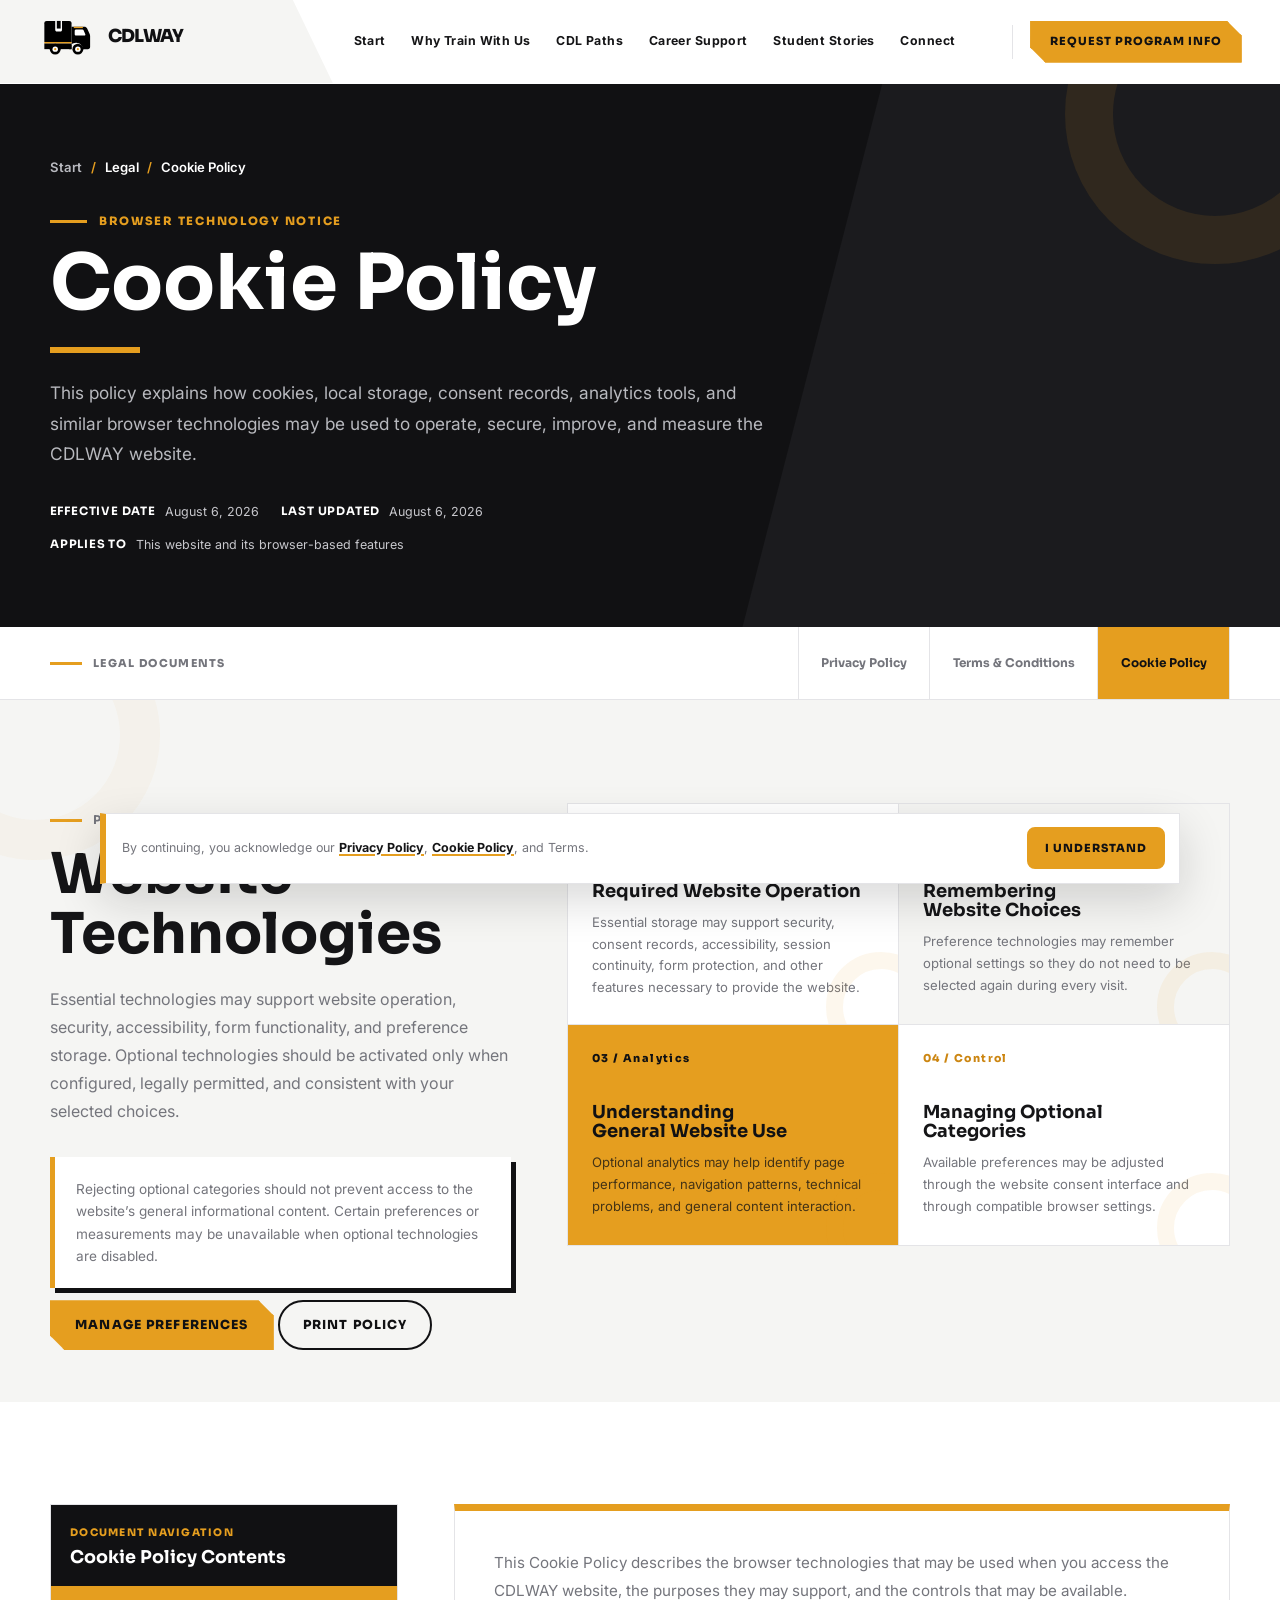
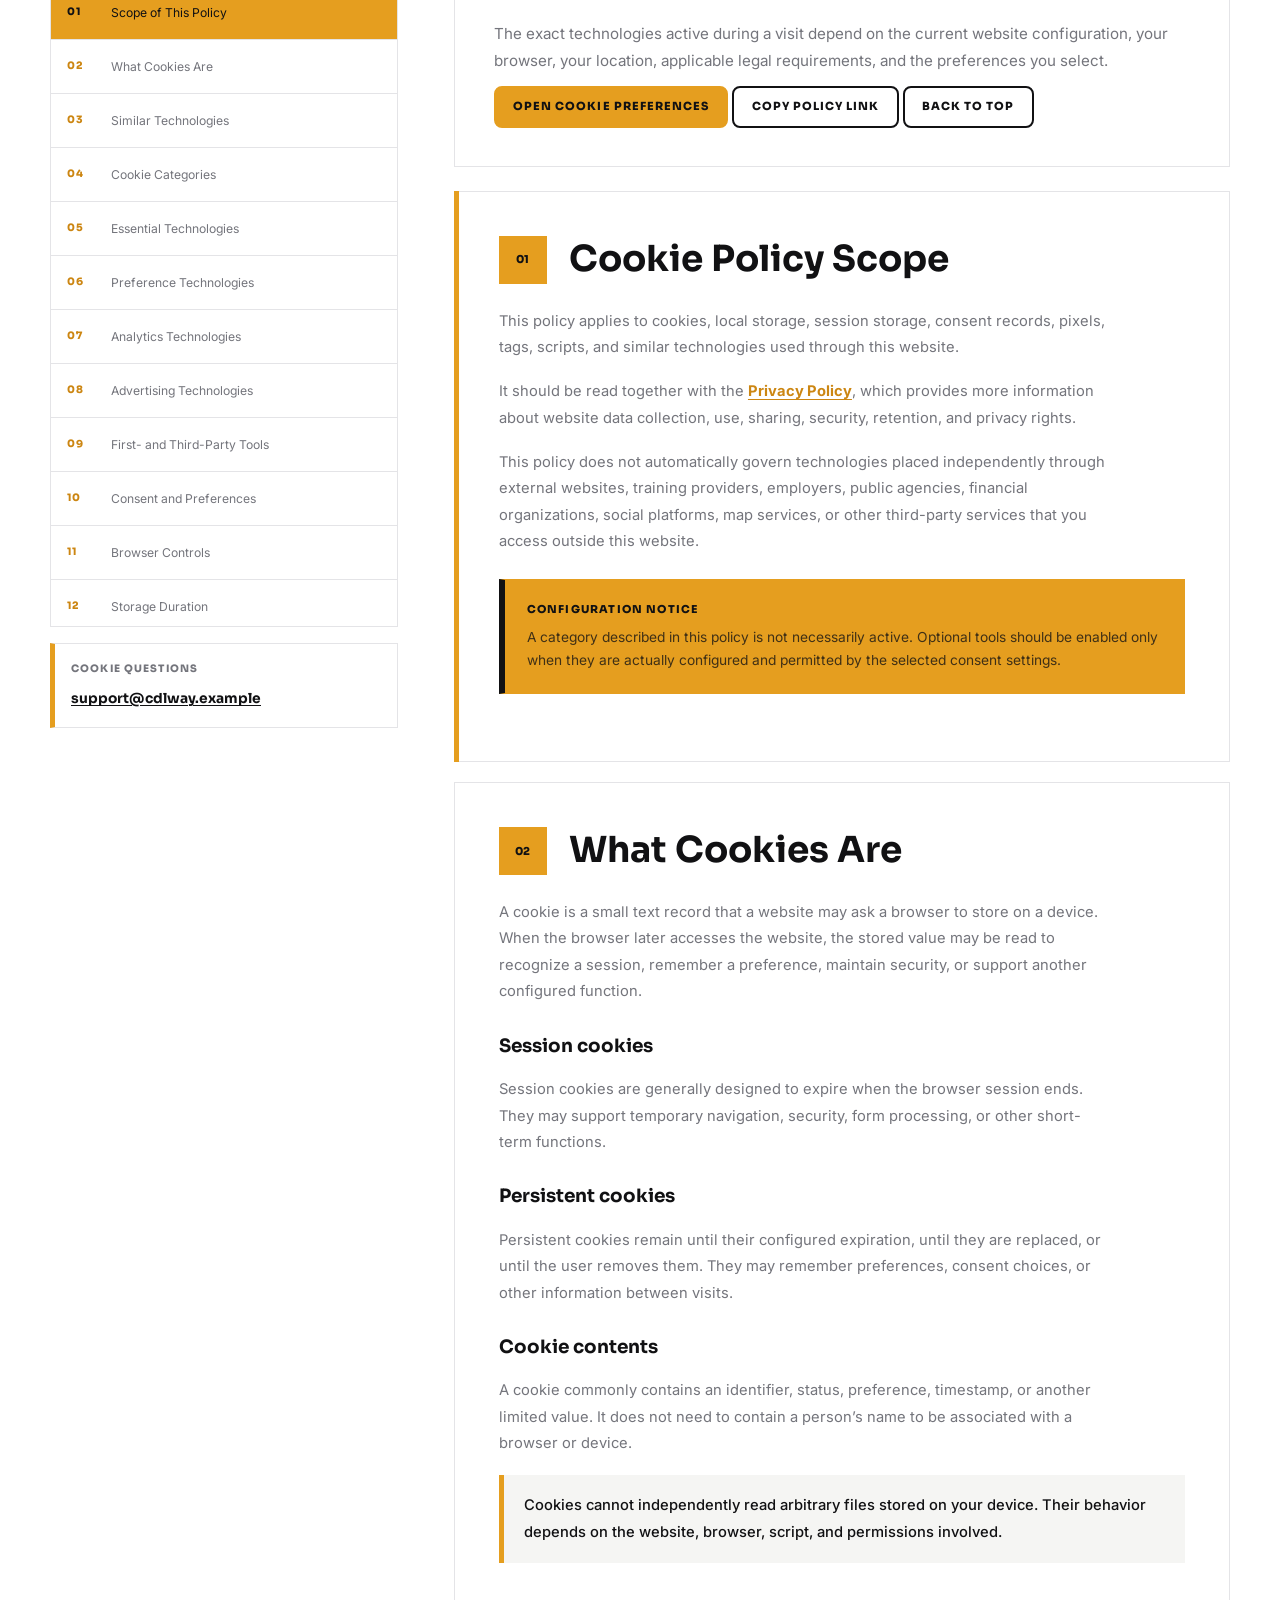
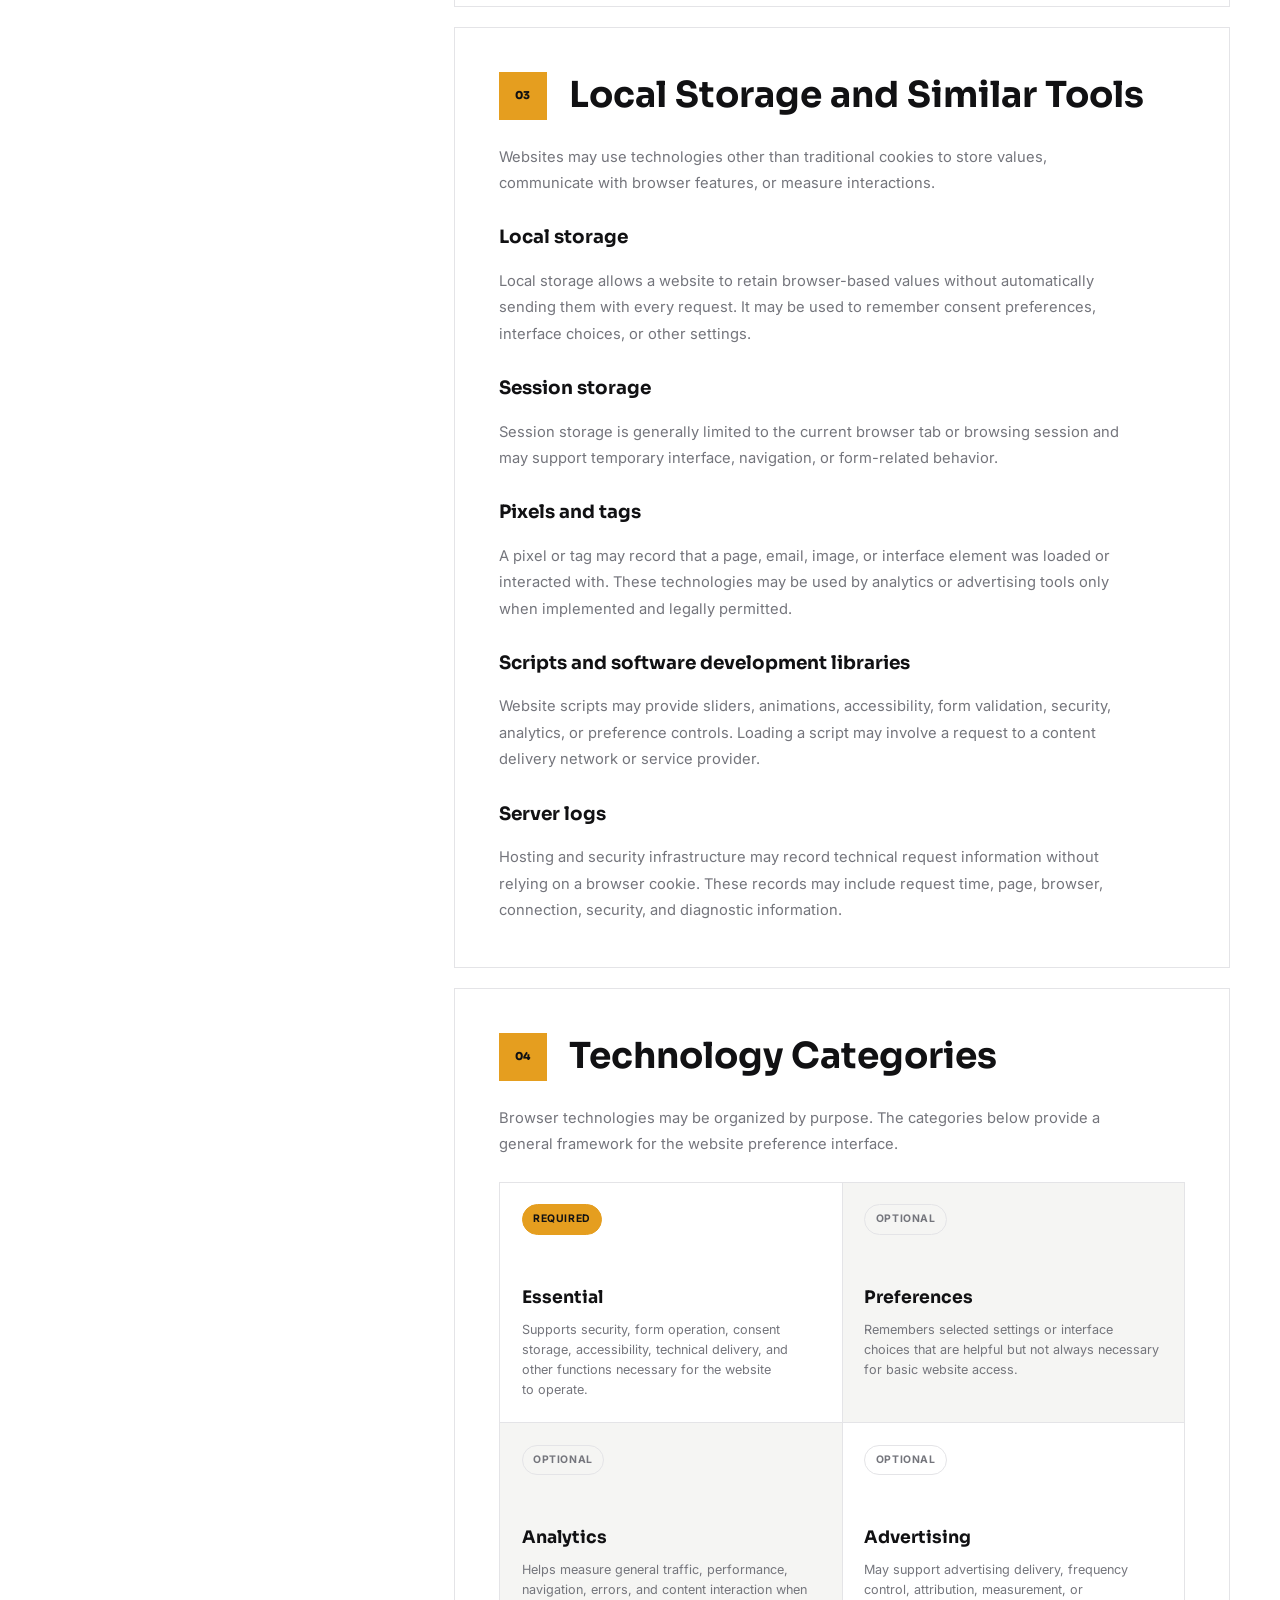
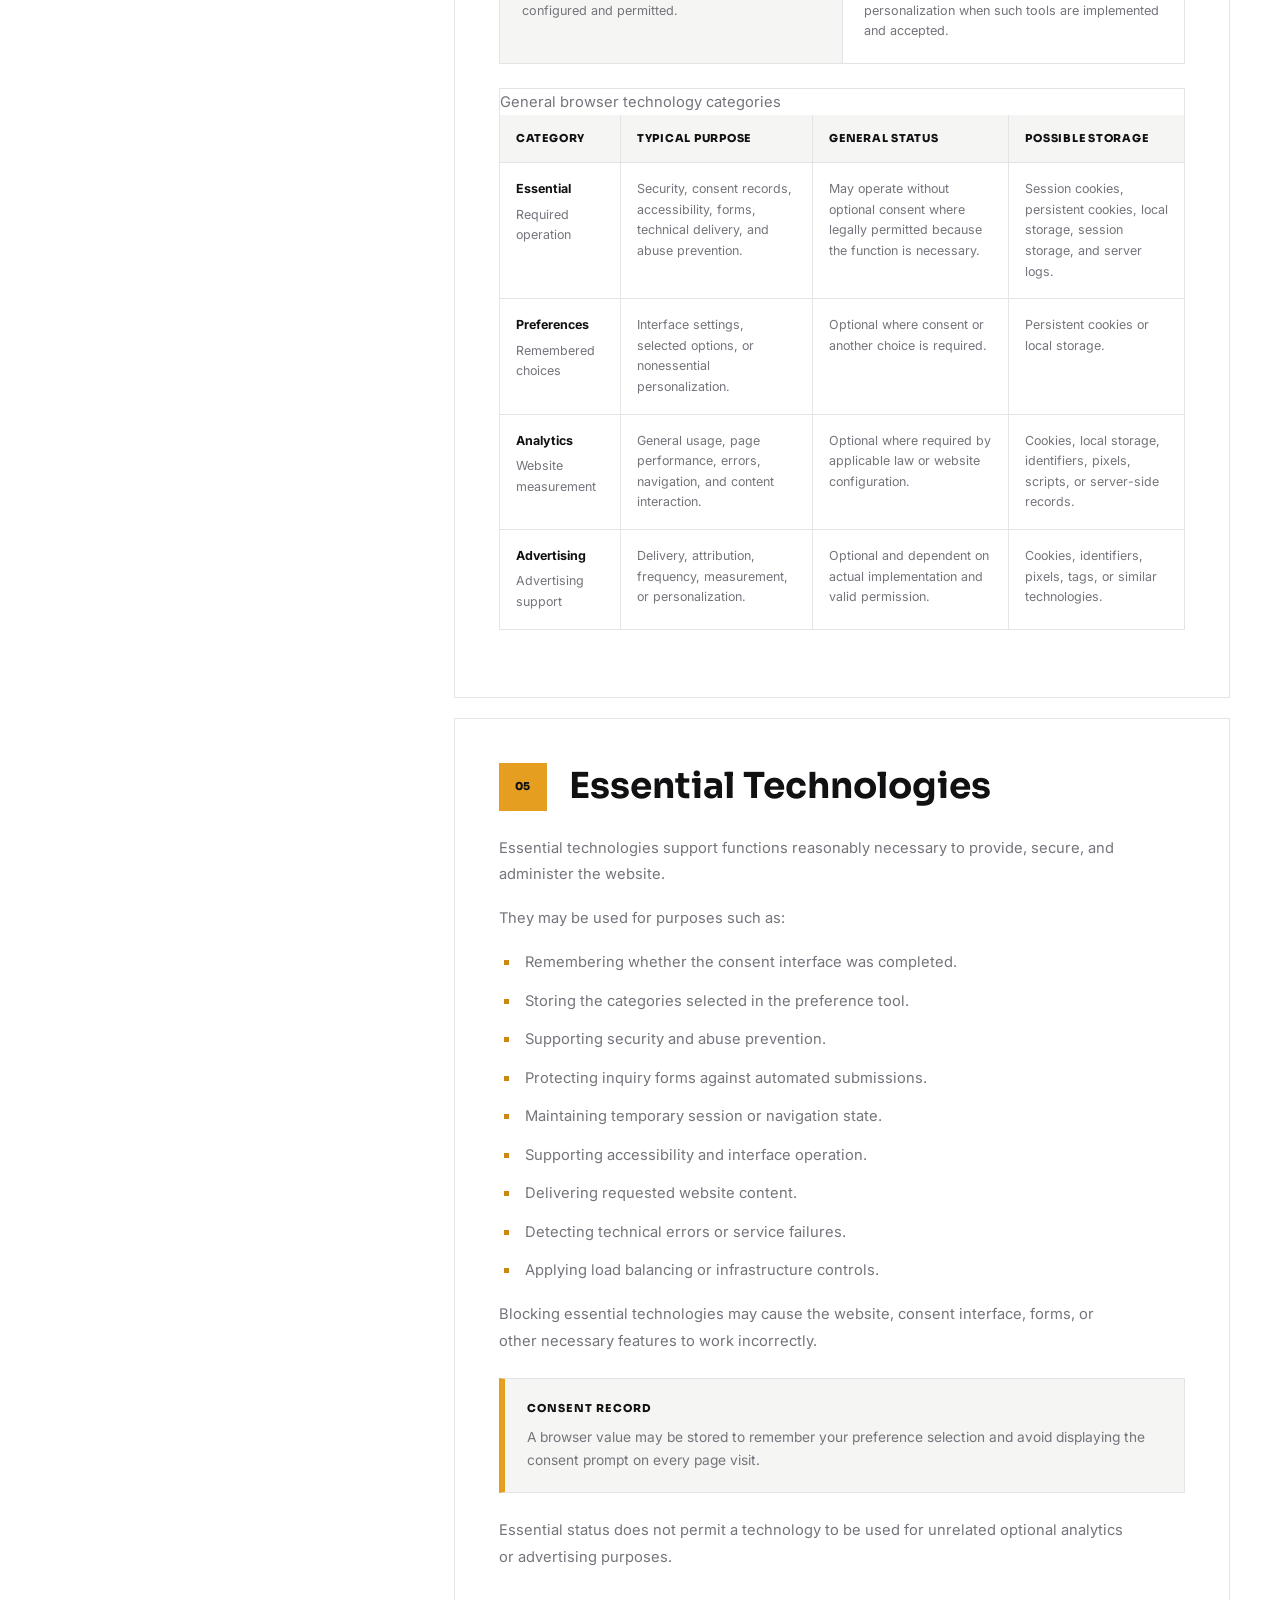
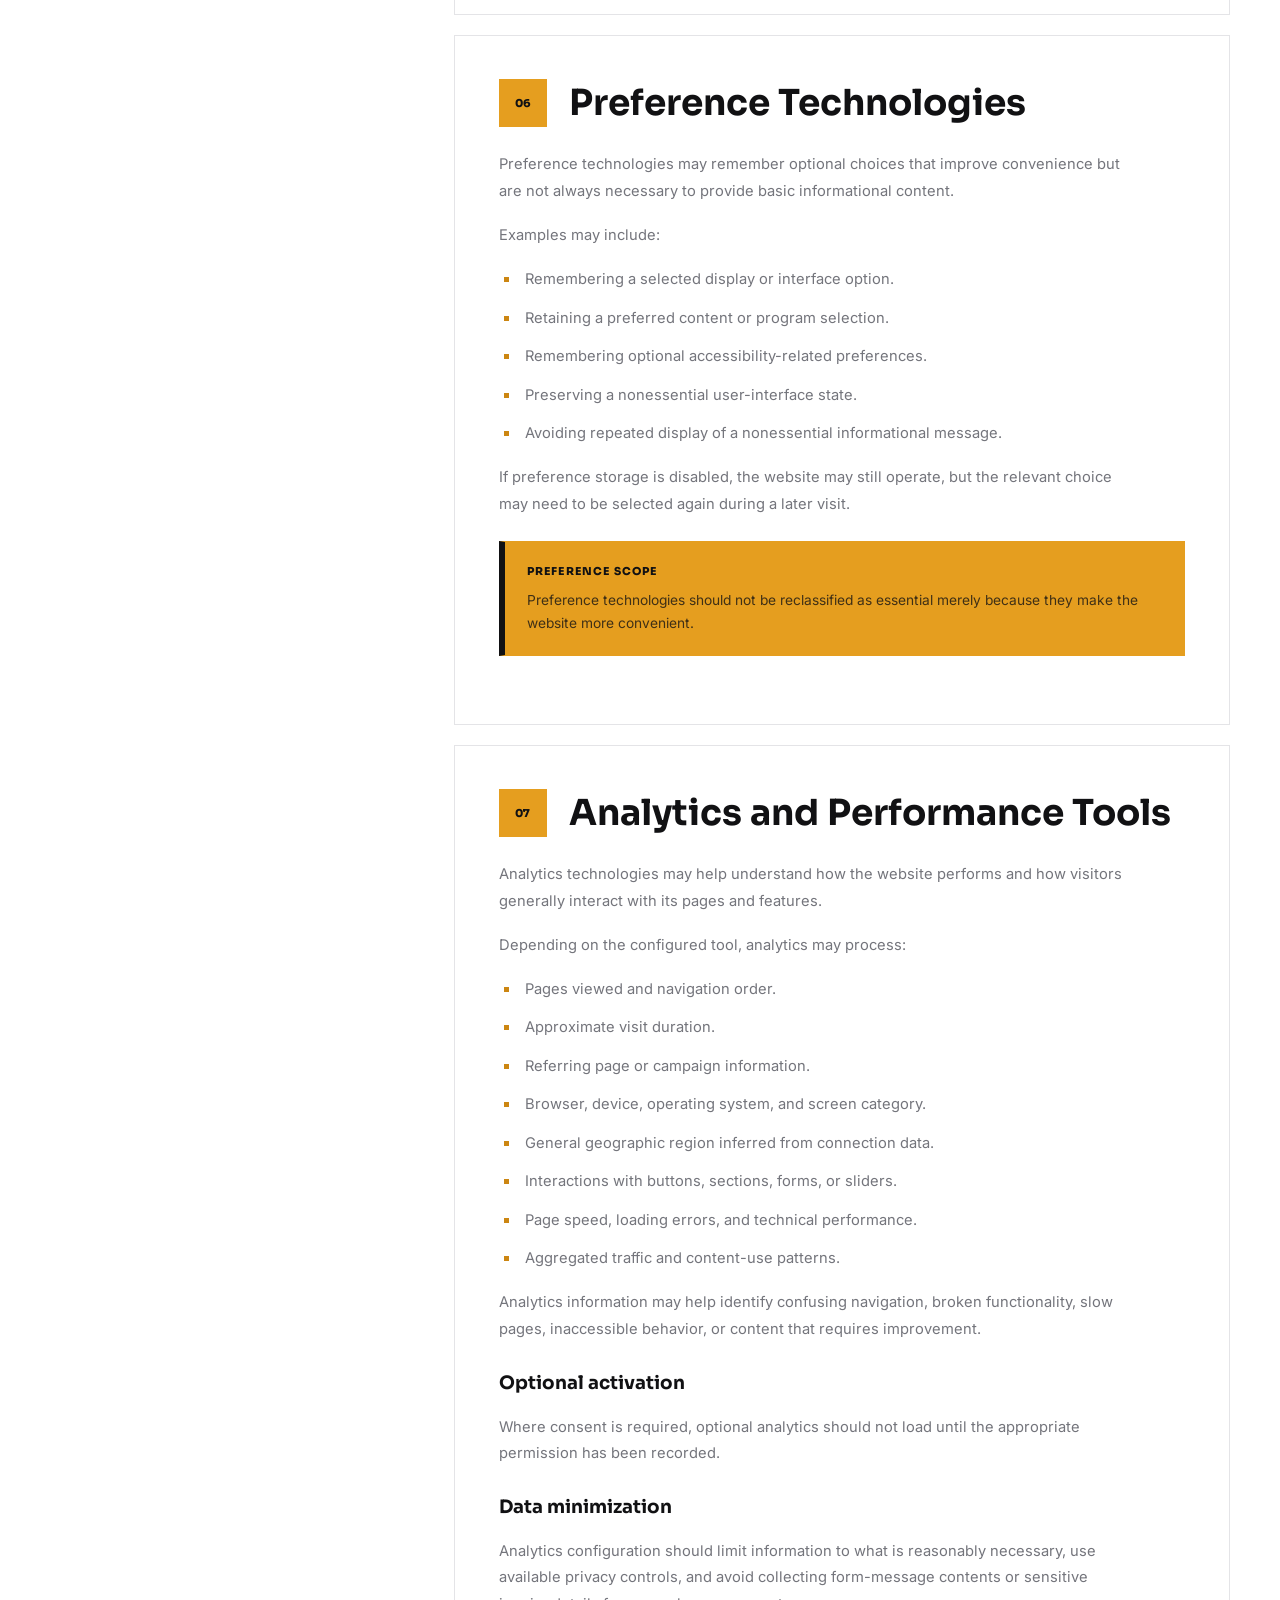
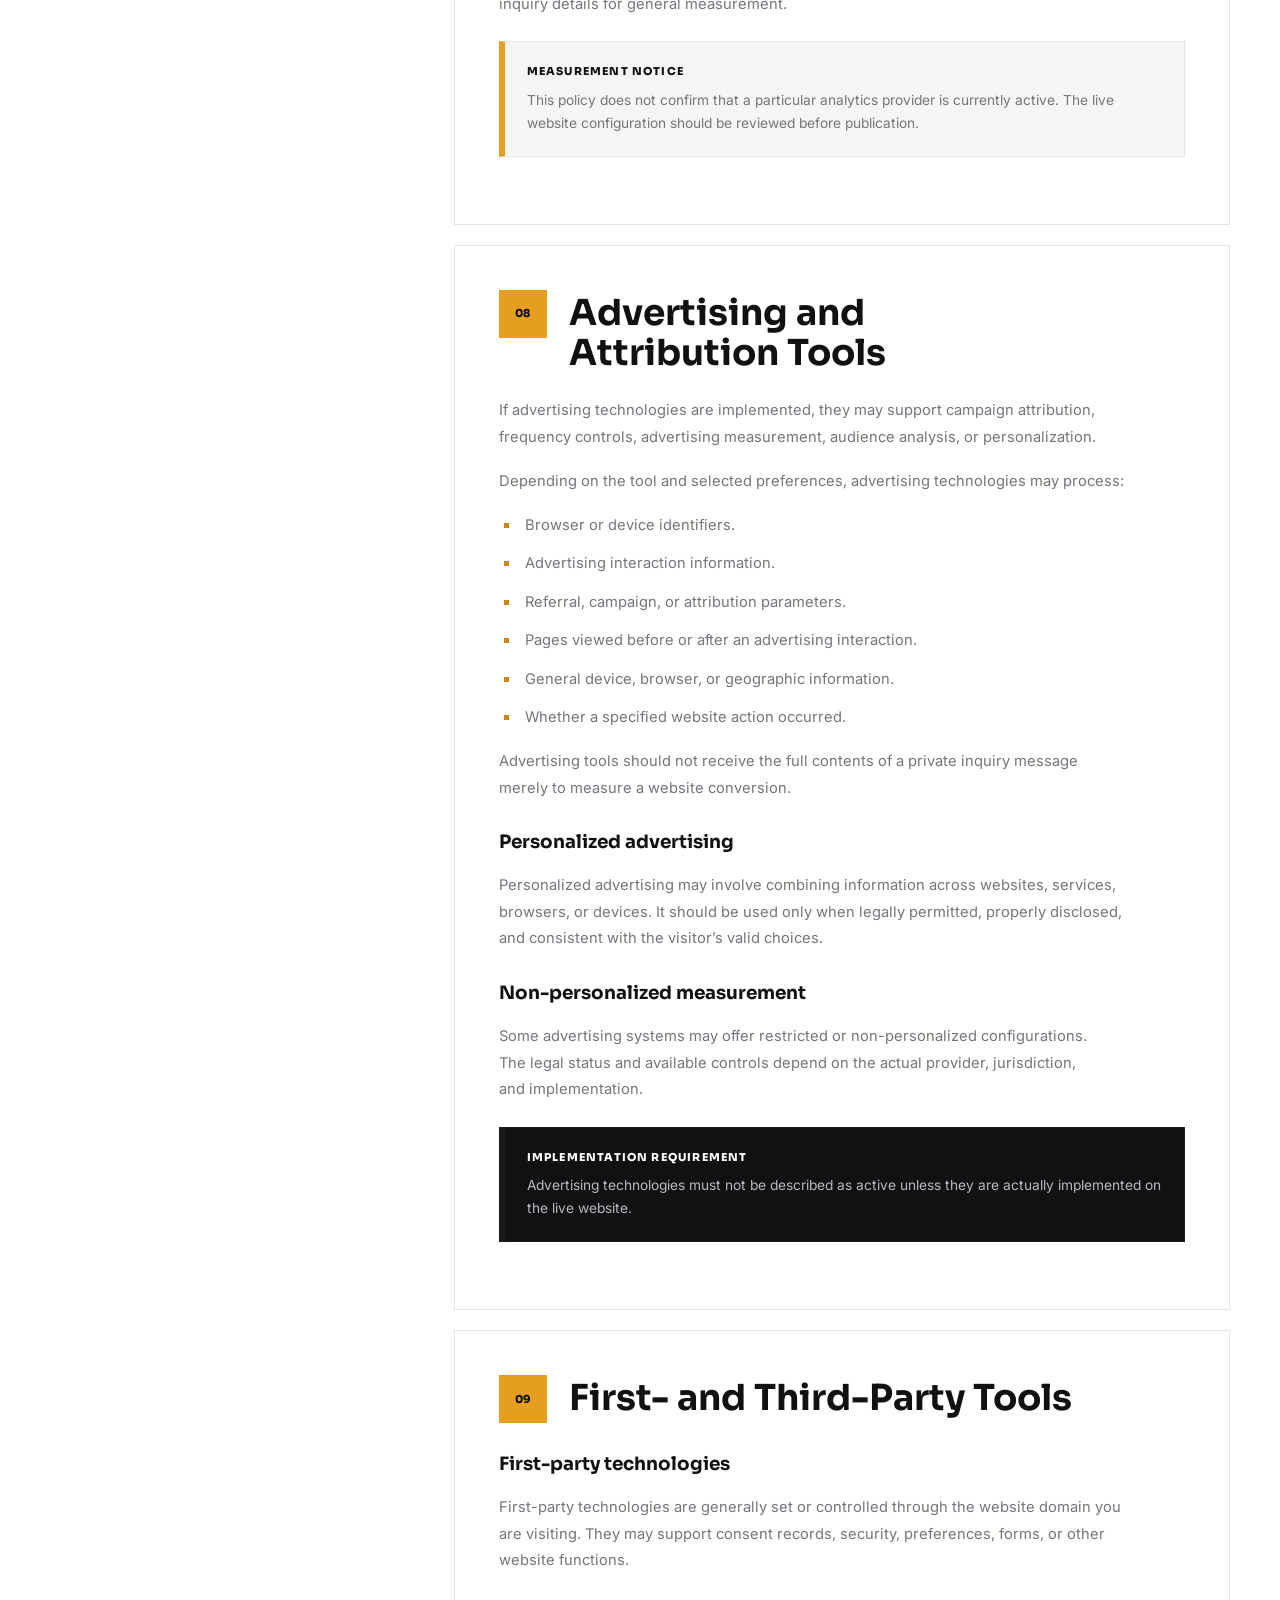
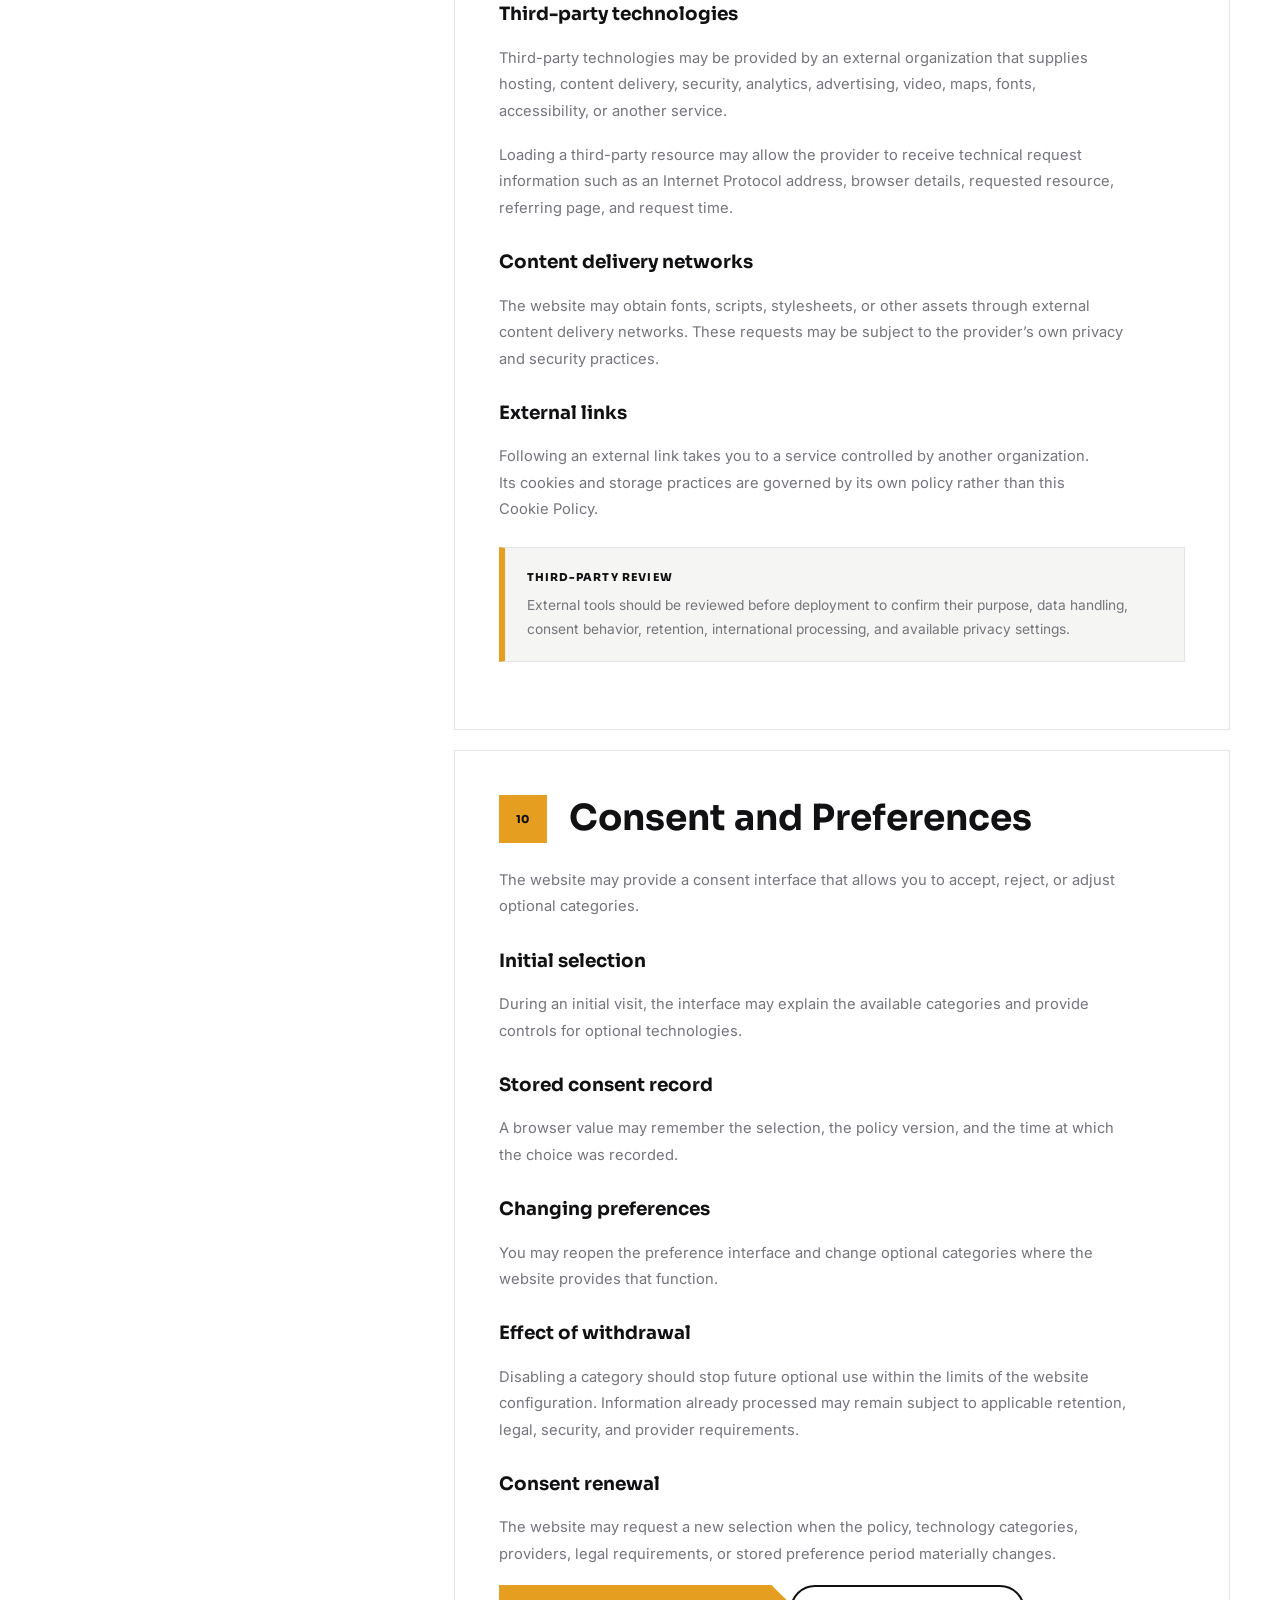
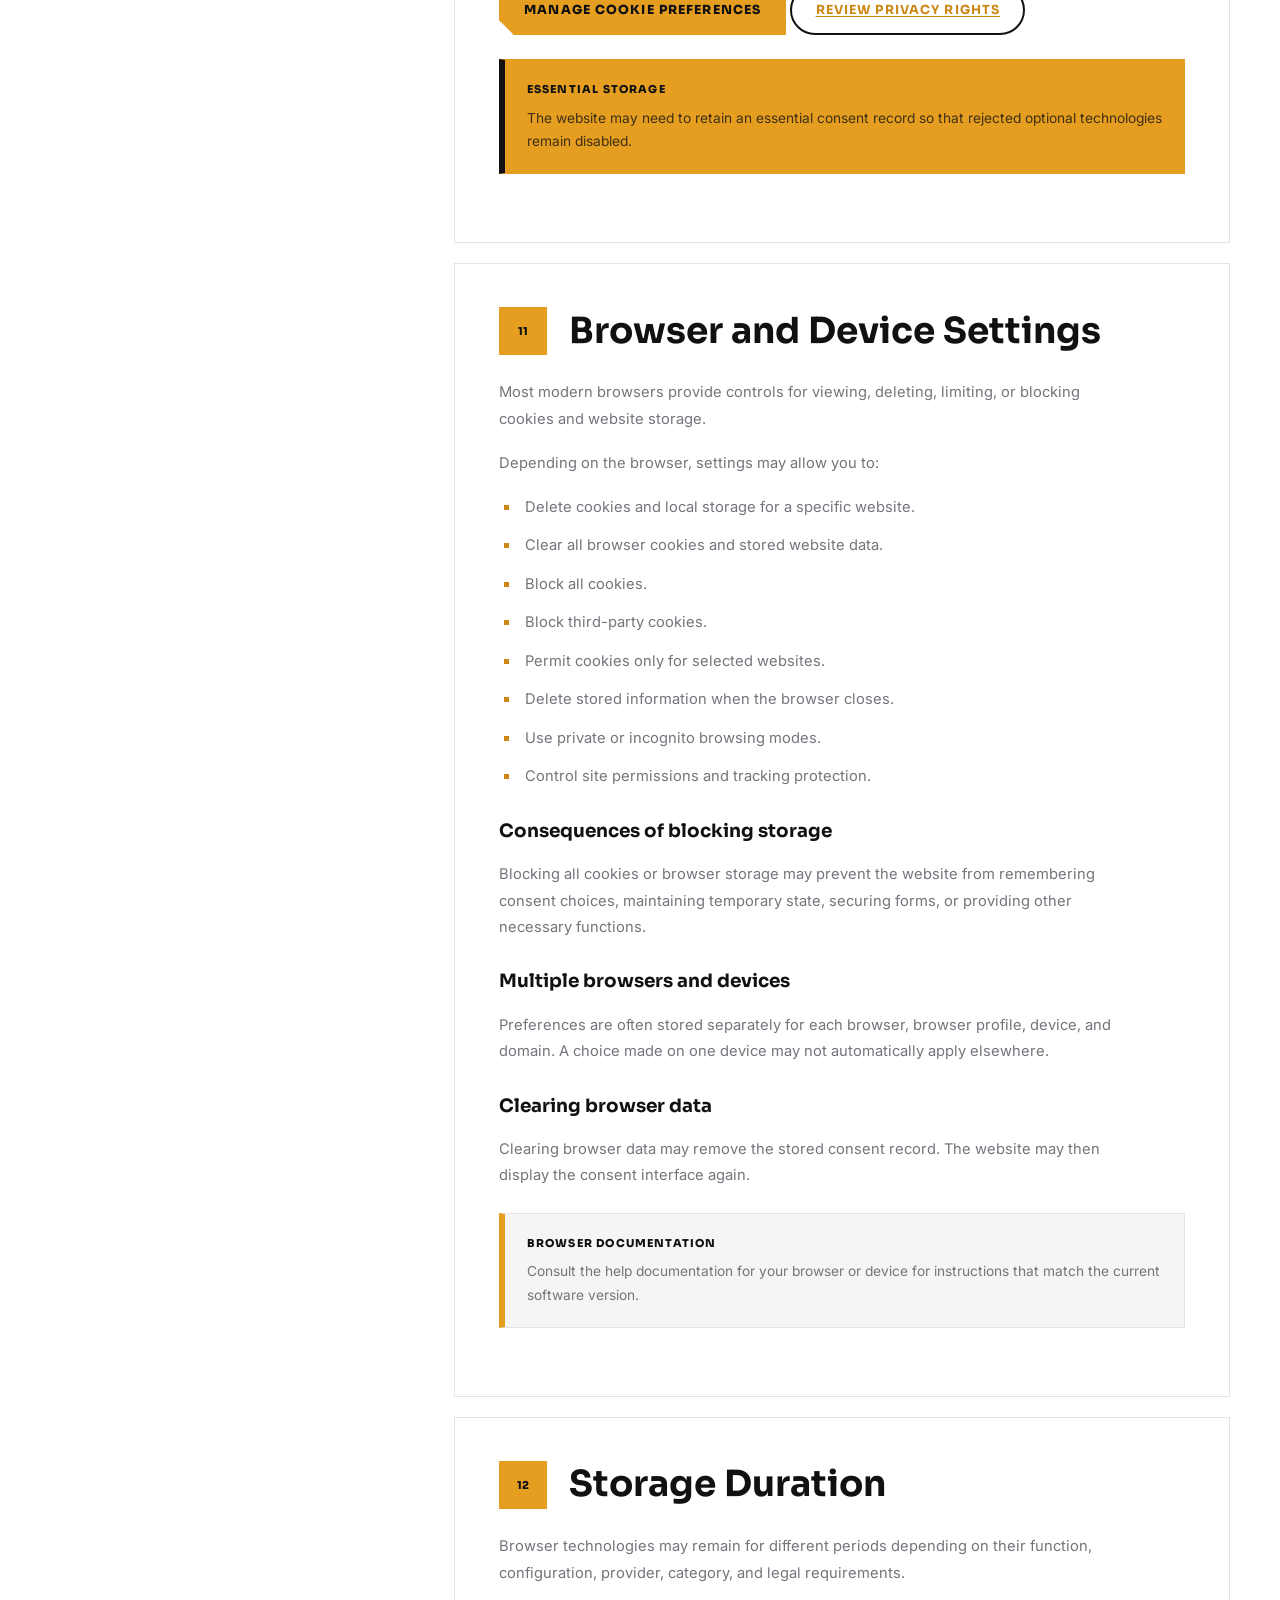
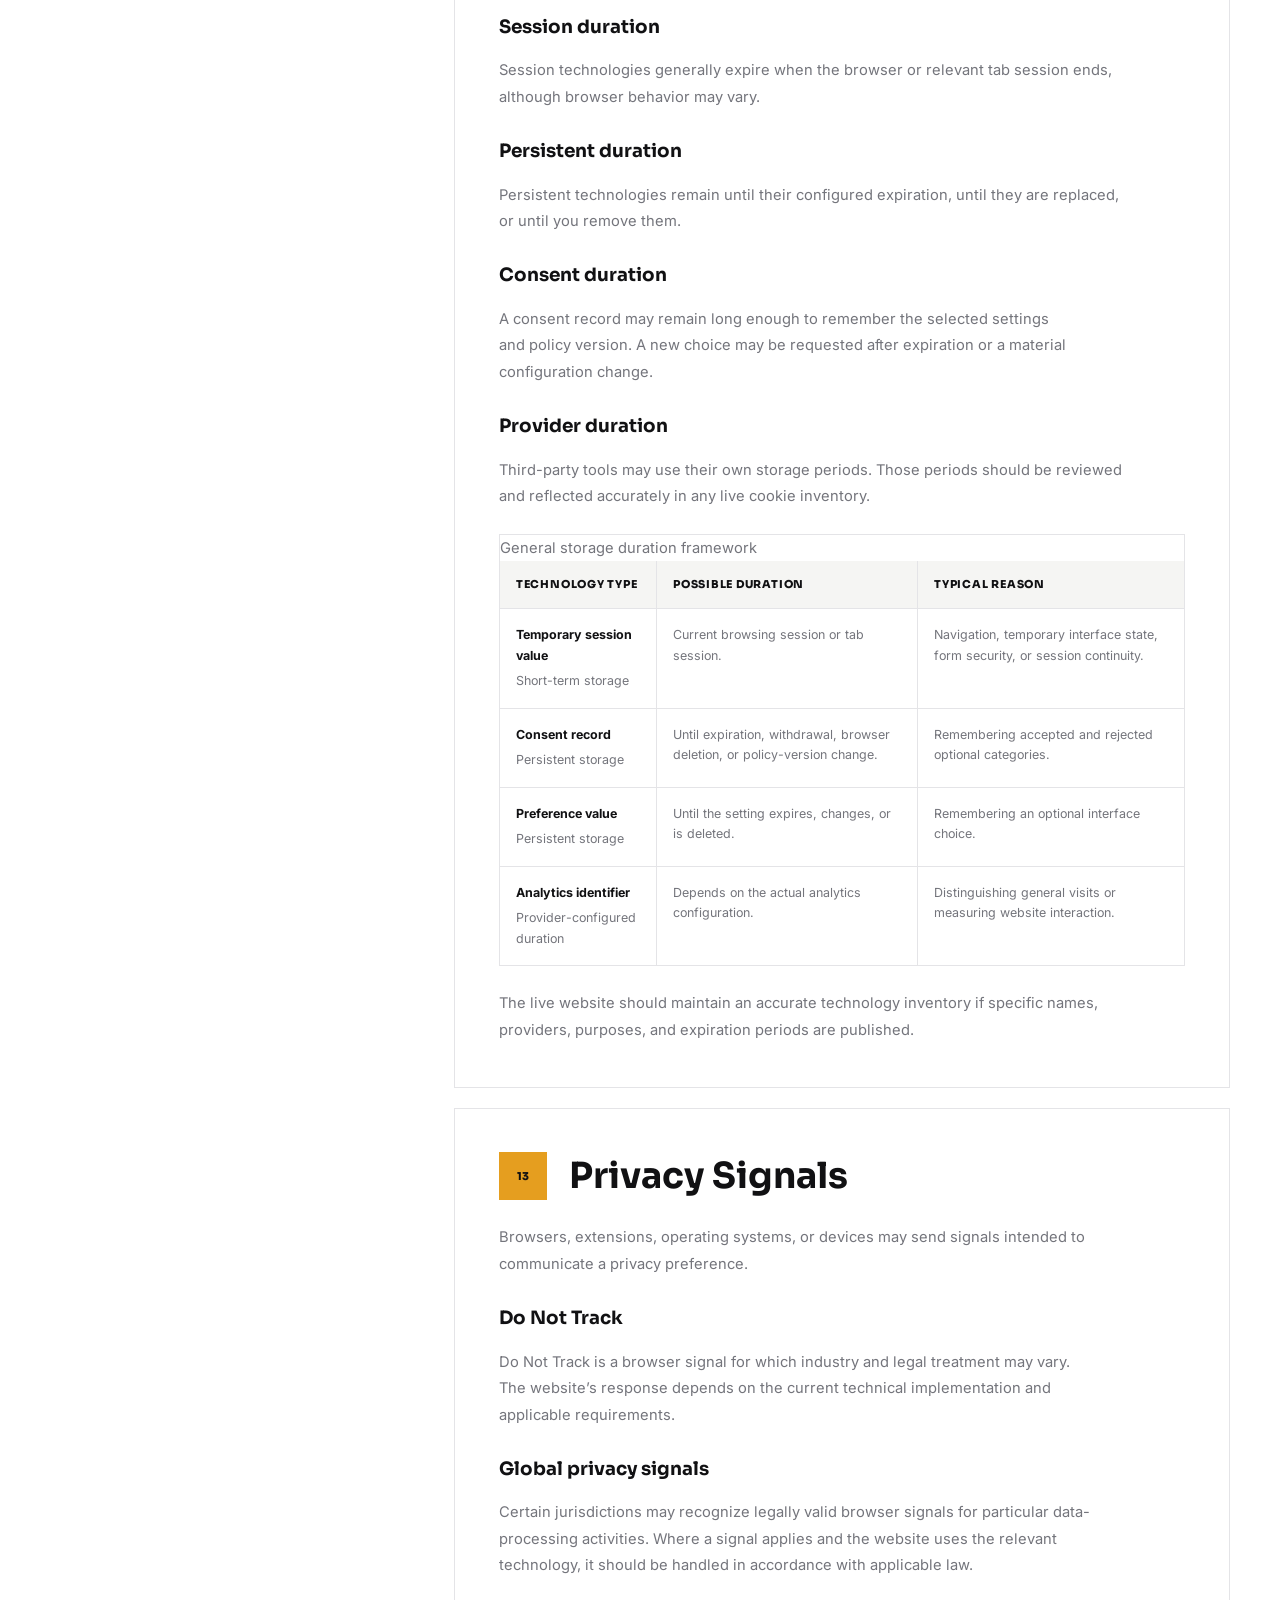
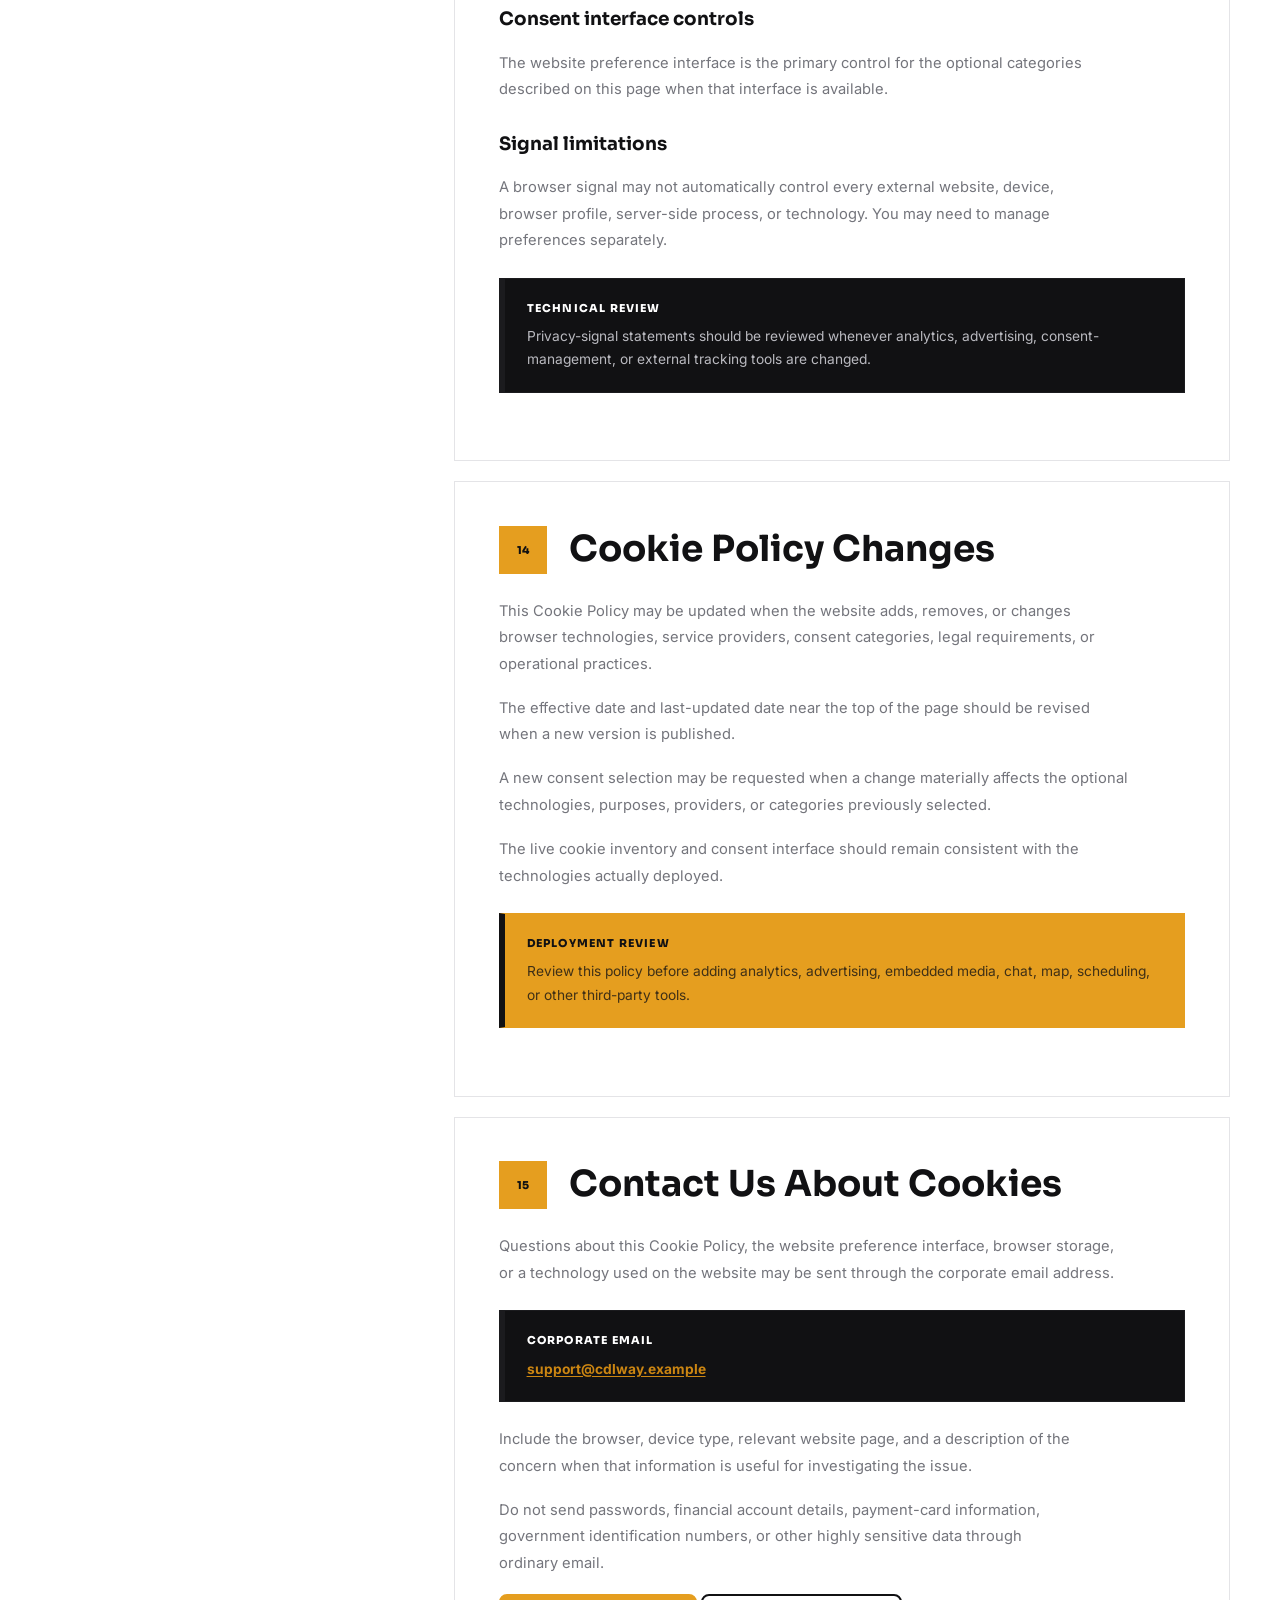
<file: legal/cookie-policy.html>
<!DOCTYPE html>
<html lang="en">
<head>
  <meta charset="UTF-8">

  <meta
    name="viewport"
    content="width=device-width, initial-scale=1, viewport-fit=cover"
  >

  <meta
    name="description"
    content="Read the CDLWAY Cookie Policy to understand how cookies, local storage, consent records, analytics technologies, and similar browser tools may be used on this website."
  >

  <meta name="theme-color" content="#111113">
  <meta name="robots" content="index, follow">

  <title>Cookie Policy | CDLWAY</title>

  <link
    rel="canonical"
    href="https://www.cdlway.example/legal/cookie-policy.html"
  >

  <meta
    property="og:title"
    content="Cookie Policy | CDLWAY"
  >

  <meta
    property="og:description"
    content="Learn how CDLWAY may use cookies, browser storage, consent records, analytics, preferences, and similar technologies."
  >

  <meta property="og:type" content="website">

  <meta
    property="og:url"
    content="https://www.cdlway.example/legal/cookie-policy.html"
  >

  <meta
    property="og:image"
    content="https://www.cdlway.example/images/card-5.jpg"
  >

  <meta property="og:locale" content="en_US">

  <meta
    name="twitter:card"
    content="summary_large_image"
  >

  <meta
    name="twitter:title"
    content="Cookie Policy | CDLWAY"
  >

  <meta
    name="twitter:description"
    content="Review the CDLWAY Cookie Policy and manage available website preferences."
  >

  <meta
    name="twitter:image"
    content="https://www.cdlway.example/images/card-3.jpg"
  >

  <link
    rel="icon"
    type="image/svg+xml"
    href="../assets/images/brand/truck-logo.svg"
  >

  <link rel="preconnect" href="https://fonts.googleapis.com">

  <link
    rel="preconnect"
    href="https://fonts.gstatic.com"
    crossorigin
  >

  <link
    href="https://fonts.googleapis.com/css2?family=Inter:wght@400;500;600;700&amp;family=Sora:wght@600;700;800&amp;display=swap"
    rel="stylesheet"
  >

  <link
    rel="stylesheet"
    href="https://cdn.jsdelivr.net/npm/aos@2.3.4/dist/aos.css"
  >

  <link
    rel="stylesheet"
    href="../assets/css/reset.css"
  >

  <link
    rel="stylesheet"
    href="../assets/css/global.css"
  >

  <link
    rel="stylesheet"
    href="../assets/css/components.css"
  >

  <link
    rel="stylesheet"
    href="css/legal.css"
  >

  <link
    rel="stylesheet"
    href="../assets/css/responsive.css"
  >
</head>

<body
  class="cdl-page legal-page legal-page--cookies"
  data-page="legal"
  data-legal-key="cookies"
  data-nav-key="cookies"
  data-seo-key="cookiePolicy"
  data-page-title="Cookie Policy"
>
  <noscript>
    <div class="cdl-noscript">
      JavaScript is not required to read this Cookie Policy. Interactive
      preference controls may be limited while JavaScript is disabled.
    </div>
  </noscript>

  <div class="cdl-page-shell">
    <div data-site-header></div>

    <main id="main-content">
      <section
        class="legal-hero"
        aria-labelledby="cookies-hero-title"
      >
        <div class="cdl-container legal-hero__container">
          <div class="legal-hero__content">
            <nav
              class="cdl-breadcrumbs legal-hero__breadcrumbs"
              aria-label="Breadcrumb"
            >
              <span class="cdl-breadcrumbs__item">
                <a
                  class="cdl-breadcrumbs__link"
                  href="../"
                >
                  Start
                </a>
              </span>

              <span class="cdl-breadcrumbs__item">
                <span class="cdl-breadcrumbs__current">
                  Legal
                </span>
              </span>

              <span class="cdl-breadcrumbs__item">
                <span
                  class="cdl-breadcrumbs__current"
                  aria-current="page"
                >
                  Cookie Policy
                </span>
              </span>
            </nav>

            <p class="legal-hero__eyebrow">
              Browser Technology Notice
            </p>

            <h1
              class="legal-hero__title"
              id="cookies-hero-title"
            >
              Cookie Policy
            </h1>

            <span
              class="legal-hero__line"
              aria-hidden="true"
            ></span>

            <p class="legal-hero__text">
              This policy explains how cookies, local storage, consent records,
              analytics tools, and similar browser technologies may be used to
              operate, secure, improve, and measure the <span data-config-text="brandName">CDLWAY</span> website.
            </p>

            <div class="legal-hero__meta">
              <p class="legal-hero__meta-item">
                <strong>Effective date</strong>
                <span>August 6, 2026</span>
              </p>

              <p class="legal-hero__meta-item">
                <strong>Last updated</strong>
                <span>August 6, 2026</span>
              </p>

              <p class="legal-hero__meta-item">
                <strong>Applies to</strong>
                <span>This website and its browser-based features</span>
              </p>
            </div>
          </div>

    
        </div>
      </section>

      <nav
        class="legal-switcher"
        aria-label="Legal documents"
      >
        <div class="cdl-container legal-switcher__container">
          <p class="legal-switcher__label">
            Legal Documents
          </p>

          <div class="legal-switcher__links">
            <a
              class="legal-switcher__link"
              href="privacy-policy.html"
              data-legal-key="privacy"
              data-legal-switcher-link
            >
              Privacy Policy
            </a>

            <a
              class="legal-switcher__link"
              href="terms-and-conditions.html"
              data-legal-key="terms"
              data-legal-switcher-link
            >
              Terms &amp; Conditions
            </a>

            <a
              class="legal-switcher__link"
              href="cookie-policy.html"
              data-legal-key="cookies"
              data-legal-switcher-link
            >
              Cookie Policy
            </a>
          </div>
        </div>
      </nav>

      <section
        class="cdl-section cdl-section--surface legal-summary"
        aria-labelledby="cookies-summary-title"
      >
        <div class="cdl-container legal-summary__layout">
          <div
            class="legal-summary__content"
            data-aos="fade-up"
          >
            <p class="cdl-section__eyebrow">
              Policy Summary
            </p>

            <h2
              class="cdl-section__title"
              id="cookies-summary-title"
            >
              Website Technologies
            </h2>

            <p class="cdl-section__description">
              Essential technologies may support website operation, security,
              accessibility, form functionality, and preference storage.
              Optional technologies should be activated only when configured,
              legally permitted, and consistent with your selected choices.
            </p>

            <div class="legal-summary__notice">
              Rejecting optional categories should not prevent access to the
              website’s general informational content. Certain preferences or
              measurements may be unavailable when optional technologies are
              disabled.
            </div>

            <div class="cdl-btn-group">
              <button
                class="cdl-btn cdl-btn--accent cdl-btn--cut"
                type="button"
                data-open-cookie-preferences
              >
                <span class="cdl-btn__label">
                  Manage Preferences
                </span>
              </button>

              <button
                class="cdl-btn cdl-btn--outline cdl-btn--pill"
                type="button"
                data-legal-print
              >
                <span class="cdl-btn__label">
                  Print Policy
                </span>
              </button>
            </div>
          </div>

          <div class="legal-summary__cards">
            <article
              class="legal-summary__card"
              data-aos="fade-up"
            >
              <span>01 / Essential</span>

              <h3>Required Website Operation</h3>

              <p>
                Essential storage may support security, consent records,
                accessibility, session continuity, form protection, and other
                features necessary to provide the website.
              </p>
            </article>

            <article
              class="legal-summary__card"
              data-aos="fade-up"
              data-aos-delay="80"
            >
              <span>02 / Preferences</span>

              <h3>Remembering Website Choices</h3>

              <p>
                Preference technologies may remember optional settings so they
                do not need to be selected again during every visit.
              </p>
            </article>

            <article
              class="legal-summary__card"
              data-aos="fade-up"
              data-aos-delay="160"
            >
              <span>03 / Analytics</span>

              <h3>Understanding General Website Use</h3>

              <p>
                Optional analytics may help identify page performance,
                navigation patterns, technical problems, and general content
                interaction.
              </p>
            </article>

            <article
              class="legal-summary__card"
              data-aos="fade-up"
              data-aos-delay="240"
            >
              <span>04 / Control</span>

              <h3>Managing Optional Categories</h3>

              <p>
                Available preferences may be adjusted through the website
                consent interface and through compatible browser settings.
              </p>
            </article>
          </div>
        </div>
      </section>

      <section
        class="cdl-section cdl-section--light legal-document"
        aria-labelledby="cookies-document-title"
      >
        <div class="cdl-container legal-document__layout">
          <aside
            class="legal-document__sidebar"
            aria-label="Cookie Policy contents"
          >
            <div class="legal-document__sidebar-card">
              <div class="legal-document__sidebar-header">
                <span>Document Navigation</span>

                <h2 id="cookies-document-title">
                  Cookie Policy Contents
                </h2>
              </div>

              <nav
                class="legal-toc"
                aria-label="Cookie Policy sections"
              >
                <a
                  class="legal-toc__link"
                  href="#cookie-policy-scope"
                >
                  <span class="legal-toc__index">01</span>
                  <span>Scope of This Policy</span>
                </a>

                <a
                  class="legal-toc__link"
                  href="#what-are-cookies"
                >
                  <span class="legal-toc__index">02</span>
                  <span>What Cookies Are</span>
                </a>

                <a
                  class="legal-toc__link"
                  href="#similar-technologies"
                >
                  <span class="legal-toc__index">03</span>
                  <span>Similar Technologies</span>
                </a>

                <a
                  class="legal-toc__link"
                  href="#cookie-categories"
                >
                  <span class="legal-toc__index">04</span>
                  <span>Cookie Categories</span>
                </a>

                <a
                  class="legal-toc__link"
                  href="#essential-technologies"
                >
                  <span class="legal-toc__index">05</span>
                  <span>Essential Technologies</span>
                </a>

                <a
                  class="legal-toc__link"
                  href="#preference-technologies"
                >
                  <span class="legal-toc__index">06</span>
                  <span>Preference Technologies</span>
                </a>

                <a
                  class="legal-toc__link"
                  href="#analytics-technologies"
                >
                  <span class="legal-toc__index">07</span>
                  <span>Analytics Technologies</span>
                </a>

                <a
                  class="legal-toc__link"
                  href="#advertising-technologies"
                >
                  <span class="legal-toc__index">08</span>
                  <span>Advertising Technologies</span>
                </a>

                <a
                  class="legal-toc__link"
                  href="#first-and-third-party"
                >
                  <span class="legal-toc__index">09</span>
                  <span>First- and Third-Party Tools</span>
                </a>

                <a
                  class="legal-toc__link"
                  href="#consent-and-preferences"
                >
                  <span class="legal-toc__index">10</span>
                  <span>Consent and Preferences</span>
                </a>

                <a
                  class="legal-toc__link"
                  href="#browser-controls"
                >
                  <span class="legal-toc__index">11</span>
                  <span>Browser Controls</span>
                </a>

                <a
                  class="legal-toc__link"
                  href="#storage-duration"
                >
                  <span class="legal-toc__index">12</span>
                  <span>Storage Duration</span>
                </a>

                <a
                  class="legal-toc__link"
                  href="#privacy-signals"
                >
                  <span class="legal-toc__index">13</span>
                  <span>Privacy Signals</span>
                </a>

                <a
                  class="legal-toc__link"
                  href="#cookie-policy-updates"
                >
                  <span class="legal-toc__index">14</span>
                  <span>Policy Updates</span>
                </a>

                <a
                  class="legal-toc__link"
                  href="#cookie-policy-contact"
                >
                  <span class="legal-toc__index">15</span>
                  <span>Contact Us</span>
                </a>
              </nav>
            </div>

            <div class="legal-document__sidebar-contact">
              <span>Cookie Questions</span>

              <a
                href="mailto:hello@cdlway.example"
                data-config-mailto="corporateEmail"
                data-config-text="corporateEmail"
              >
                hello@cdlway.example
              </a>
            </div>
          </aside>

          <article class="legal-document__content">
            <div
              class="legal-document__intro"
              data-aos="fade-up"
            >
              <p>
                This Cookie Policy describes the browser technologies that may
                be used when you access the <span data-config-text="brandName">CDLWAY</span> website, the purposes they
                may support, and the controls that may be available.
              </p>

              <p>
                The exact technologies active during a visit depend on the
                current website configuration, your browser, your location,
                applicable legal requirements, and the preferences you select.
              </p>

              <div class="cdl-btn-group">
                <button
                  class="cdl-btn cdl-btn--accent cdl-btn--small"
                  type="button"
                  data-open-cookie-preferences
                >
                  <span class="cdl-btn__label">
                    Open Cookie Preferences
                  </span>
                </button>

                <button
                  class="cdl-btn cdl-btn--outline cdl-btn--small"
                  type="button"
                  data-legal-copy-section
                >
                  <span class="cdl-btn__label">
                    Copy Policy Link
                  </span>
                </button>

                <button
                  class="cdl-btn cdl-btn--outline cdl-btn--small"
                  type="button"
                  data-legal-back-to-top
                >
                  <span class="cdl-btn__label">
                    Back to Top
                  </span>
                </button>
              </div>
            </div>

            <section
              class="legal-section"
              id="cookie-policy-scope"
              data-aos="fade-up"
              aria-labelledby="cookie-policy-scope-title"
            >
              <header class="legal-section__header">
                <span class="legal-section__index">
                  01
                </span>

                <h2
                  class="legal-section__title"
                  id="cookie-policy-scope-title"
                >
                  Cookie Policy Scope
                </h2>
              </header>

              <div class="legal-section__content">
                <p>
                  This policy applies to cookies, local storage, session
                  storage, consent records, pixels, tags, scripts, and similar
                  technologies used through this website.
                </p>

                <p>
                  It should be read together with the
                  <a href="privacy-policy.html">Privacy Policy</a>,
                  which provides more information about website data
                  collection, use, sharing, security, retention, and privacy
                  rights.
                </p>

                <p>
                  This policy does not automatically govern technologies placed
                  independently through external websites, training providers,
                  employers, public agencies, financial organizations, social
                  platforms, map services, or other third-party services that
                  you access outside this website.
                </p>

                <div class="legal-callout legal-callout--accent">
                  <span class="legal-callout__label">
                    Configuration Notice
                  </span>

                  A category described in this policy is not necessarily active.
                  Optional tools should be enabled only when they are actually
                  configured and permitted by the selected consent settings.
                </div>
              </div>
            </section>

            <section
              class="legal-section"
              id="what-are-cookies"
              data-aos="fade-up"
              aria-labelledby="what-are-cookies-title"
            >
              <header class="legal-section__header">
                <span class="legal-section__index">
                  02
                </span>

                <h2
                  class="legal-section__title"
                  id="what-are-cookies-title"
                >
                  What Cookies Are
                </h2>
              </header>

              <div class="legal-section__content">
                <p>
                  A cookie is a small text record that a website may ask a
                  browser to store on a device. When the browser later accesses
                  the website, the stored value may be read to recognize a
                  session, remember a preference, maintain security, or support
                  another configured function.
                </p>

                <h3>Session cookies</h3>

                <p>
                  Session cookies are generally designed to expire when the
                  browser session ends. They may support temporary navigation,
                  security, form processing, or other short-term functions.
                </p>

                <h3>Persistent cookies</h3>

                <p>
                  Persistent cookies remain until their configured expiration,
                  until they are replaced, or until the user removes them.
                  They may remember preferences, consent choices, or other
                  information between visits.
                </p>

                <h3>Cookie contents</h3>

                <p>
                  A cookie commonly contains an identifier, status, preference,
                  timestamp, or another limited value. It does not need to
                  contain a person’s name to be associated with a browser or
                  device.
                </p>

                <blockquote>
                  Cookies cannot independently read arbitrary files stored on
                  your device. Their behavior depends on the website, browser,
                  script, and permissions involved.
                </blockquote>
              </div>
            </section>

            <section
              class="legal-section"
              id="similar-technologies"
              data-aos="fade-up"
              aria-labelledby="similar-technologies-title"
            >
              <header class="legal-section__header">
                <span class="legal-section__index">
                  03
                </span>

                <h2
                  class="legal-section__title"
                  id="similar-technologies-title"
                >
                  Local Storage and Similar Tools
                </h2>
              </header>

              <div class="legal-section__content">
                <p>
                  Websites may use technologies other than traditional cookies
                  to store values, communicate with browser features, or
                  measure interactions.
                </p>

                <h3>Local storage</h3>

                <p>
                  Local storage allows a website to retain browser-based values
                  without automatically sending them with every request. It may
                  be used to remember consent preferences, interface choices,
                  or other settings.
                </p>

                <h3>Session storage</h3>

                <p>
                  Session storage is generally limited to the current browser
                  tab or browsing session and may support temporary interface,
                  navigation, or form-related behavior.
                </p>

                <h3>Pixels and tags</h3>

                <p>
                  A pixel or tag may record that a page, email, image, or
                  interface element was loaded or interacted with. These
                  technologies may be used by analytics or advertising tools
                  only when implemented and legally permitted.
                </p>

                <h3>Scripts and software development libraries</h3>

                <p>
                  Website scripts may provide sliders, animations,
                  accessibility, form validation, security, analytics, or
                  preference controls. Loading a script may involve a request
                  to a content delivery network or service provider.
                </p>

                <h3>Server logs</h3>

                <p>
                  Hosting and security infrastructure may record technical
                  request information without relying on a browser cookie.
                  These records may include request time, page, browser,
                  connection, security, and diagnostic information.
                </p>
              </div>
            </section>

            <section
              class="legal-section"
              id="cookie-categories"
              data-aos="fade-up"
              aria-labelledby="cookie-categories-title"
            >
              <header class="legal-section__header">
                <span class="legal-section__index">
                  04
                </span>

                <h2
                  class="legal-section__title"
                  id="cookie-categories-title"
                >
                  Technology Categories
                </h2>
              </header>

              <div class="legal-section__content">
                <p>
                  Browser technologies may be organized by purpose. The
                  categories below provide a general framework for the website
                  preference interface.
                </p>

                <div class="legal-cookie-grid">
                  <article class="legal-cookie-card">
                    <span class="legal-cookie-card__status legal-cookie-card__status--required">
                      Required
                    </span>

                    <h3>Essential</h3>

                    <p>
                      Supports security, form operation, consent storage,
                      accessibility, technical delivery, and other functions
                      necessary for the website to operate.
                    </p>
                  </article>

                  <article class="legal-cookie-card">
                    <span class="legal-cookie-card__status">
                      Optional
                    </span>

                    <h3>Preferences</h3>

                    <p>
                      Remembers selected settings or interface choices that are
                      helpful but not always necessary for basic website
                      access.
                    </p>
                  </article>

                  <article class="legal-cookie-card">
                    <span class="legal-cookie-card__status">
                      Optional
                    </span>

                    <h3>Analytics</h3>

                    <p>
                      Helps measure general traffic, performance, navigation,
                      errors, and content interaction when configured and
                      permitted.
                    </p>
                  </article>

                  <article class="legal-cookie-card">
                    <span class="legal-cookie-card__status">
                      Optional
                    </span>

                    <h3>Advertising</h3>

                    <p>
                      May support advertising delivery, frequency control,
                      attribution, measurement, or personalization when such
                      tools are implemented and accepted.
                    </p>
                  </article>
                </div>

                <div class="legal-table-wrap">
                  <table class="legal-table">
                    <caption>
                      General browser technology categories
                    </caption>

                    <thead>
                      <tr>
                        <th scope="col">Category</th>
                        <th scope="col">Typical Purpose</th>
                        <th scope="col">General Status</th>
                        <th scope="col">Possible Storage</th>
                      </tr>
                    </thead>

                    <tbody>
                      <tr>
                        <td>
                          <strong>Essential</strong>
                          Required operation
                        </td>

                        <td>
                          Security, consent records, accessibility, forms,
                          technical delivery, and abuse prevention.
                        </td>

                        <td>
                          May operate without optional consent where legally
                          permitted because the function is necessary.
                        </td>

                        <td>
                          Session cookies, persistent cookies, local storage,
                          session storage, and server logs.
                        </td>
                      </tr>

                      <tr>
                        <td>
                          <strong>Preferences</strong>
                          Remembered choices
                        </td>

                        <td>
                          Interface settings, selected options, or nonessential
                          personalization.
                        </td>

                        <td>
                          Optional where consent or another choice is required.
                        </td>

                        <td>
                          Persistent cookies or local storage.
                        </td>
                      </tr>

                      <tr>
                        <td>
                          <strong>Analytics</strong>
                          Website measurement
                        </td>

                        <td>
                          General usage, page performance, errors, navigation,
                          and content interaction.
                        </td>

                        <td>
                          Optional where required by applicable law or website
                          configuration.
                        </td>

                        <td>
                          Cookies, local storage, identifiers, pixels, scripts,
                          or server-side records.
                        </td>
                      </tr>

                      <tr>
                        <td>
                          <strong>Advertising</strong>
                          Advertising support
                        </td>

                        <td>
                          Delivery, attribution, frequency, measurement, or
                          personalization.
                        </td>

                        <td>
                          Optional and dependent on actual implementation and
                          valid permission.
                        </td>

                        <td>
                          Cookies, identifiers, pixels, tags, or similar
                          technologies.
                        </td>
                      </tr>
                    </tbody>
                  </table>
                </div>
              </div>
            </section>

            <section
              class="legal-section"
              id="essential-technologies"
              data-aos="fade-up"
              aria-labelledby="essential-technologies-title"
            >
              <header class="legal-section__header">
                <span class="legal-section__index">
                  05
                </span>

                <h2
                  class="legal-section__title"
                  id="essential-technologies-title"
                >
                  Essential Technologies
                </h2>
              </header>

              <div class="legal-section__content">
                <p>
                  Essential technologies support functions reasonably necessary
                  to provide, secure, and administer the website.
                </p>

                <p>They may be used for purposes such as:</p>

                <ul>
                  <li>Remembering whether the consent interface was completed.</li>
                  <li>Storing the categories selected in the preference tool.</li>
                  <li>Supporting security and abuse prevention.</li>
                  <li>Protecting inquiry forms against automated submissions.</li>
                  <li>Maintaining temporary session or navigation state.</li>
                  <li>Supporting accessibility and interface operation.</li>
                  <li>Delivering requested website content.</li>
                  <li>Detecting technical errors or service failures.</li>
                  <li>Applying load balancing or infrastructure controls.</li>
                </ul>

                <p>
                  Blocking essential technologies may cause the website,
                  consent interface, forms, or other necessary features to work
                  incorrectly.
                </p>

                <div class="legal-callout">
                  <span class="legal-callout__label">
                    Consent Record
                  </span>

                  A browser value may be stored to remember your preference
                  selection and avoid displaying the consent prompt on every
                  page visit.
                </div>

                <p>
                  Essential status does not permit a technology to be used for
                  unrelated optional analytics or advertising purposes.
                </p>
              </div>
            </section>

            <section
              class="legal-section"
              id="preference-technologies"
              data-aos="fade-up"
              aria-labelledby="preference-technologies-title"
            >
              <header class="legal-section__header">
                <span class="legal-section__index">
                  06
                </span>

                <h2
                  class="legal-section__title"
                  id="preference-technologies-title"
                >
                  Preference Technologies
                </h2>
              </header>

              <div class="legal-section__content">
                <p>
                  Preference technologies may remember optional choices that
                  improve convenience but are not always necessary to provide
                  basic informational content.
                </p>

                <p>Examples may include:</p>

                <ul>
                  <li>Remembering a selected display or interface option.</li>
                  <li>Retaining a preferred content or program selection.</li>
                  <li>Remembering optional accessibility-related preferences.</li>
                  <li>Preserving a nonessential user-interface state.</li>
                  <li>
                    Avoiding repeated display of a nonessential informational
                    message.
                  </li>
                </ul>

                <p>
                  If preference storage is disabled, the website may still
                  operate, but the relevant choice may need to be selected
                  again during a later visit.
                </p>

                <div class="legal-callout legal-callout--accent">
                  <span class="legal-callout__label">
                    Preference Scope
                  </span>

                  Preference technologies should not be reclassified as
                  essential merely because they make the website more
                  convenient.
                </div>
              </div>
            </section>

            <section
              class="legal-section"
              id="analytics-technologies"
              data-aos="fade-up"
              aria-labelledby="analytics-technologies-title"
            >
              <header class="legal-section__header">
                <span class="legal-section__index">
                  07
                </span>

                <h2
                  class="legal-section__title"
                  id="analytics-technologies-title"
                >
                  Analytics and Performance Tools
                </h2>
              </header>

              <div class="legal-section__content">
                <p>
                  Analytics technologies may help understand how the website
                  performs and how visitors generally interact with its pages
                  and features.
                </p>

                <p>Depending on the configured tool, analytics may process:</p>

                <ul>
                  <li>Pages viewed and navigation order.</li>
                  <li>Approximate visit duration.</li>
                  <li>Referring page or campaign information.</li>
                  <li>Browser, device, operating system, and screen category.</li>
                  <li>General geographic region inferred from connection data.</li>
                  <li>Interactions with buttons, sections, forms, or sliders.</li>
                  <li>Page speed, loading errors, and technical performance.</li>
                  <li>Aggregated traffic and content-use patterns.</li>
                </ul>

                <p>
                  Analytics information may help identify confusing navigation,
                  broken functionality, slow pages, inaccessible behavior, or
                  content that requires improvement.
                </p>

                <h3>Optional activation</h3>

                <p>
                  Where consent is required, optional analytics should not load
                  until the appropriate permission has been recorded.
                </p>

                <h3>Data minimization</h3>

                <p>
                  Analytics configuration should limit information to what is
                  reasonably necessary, use available privacy controls, and
                  avoid collecting form-message contents or sensitive inquiry
                  details for general measurement.
                </p>

                <div class="legal-callout">
                  <span class="legal-callout__label">
                    Measurement Notice
                  </span>

                  This policy does not confirm that a particular analytics
                  provider is currently active. The live website configuration
                  should be reviewed before publication.
                </div>
              </div>
            </section>

            <section
              class="legal-section"
              id="advertising-technologies"
              data-aos="fade-up"
              aria-labelledby="advertising-technologies-title"
            >
              <header class="legal-section__header">
                <span class="legal-section__index">
                  08
                </span>

                <h2
                  class="legal-section__title"
                  id="advertising-technologies-title"
                >
                  Advertising and Attribution Tools
                </h2>
              </header>

              <div class="legal-section__content">
                <p>
                  If advertising technologies are implemented, they may support
                  campaign attribution, frequency controls, advertising
                  measurement, audience analysis, or personalization.
                </p>

                <p>
                  Depending on the tool and selected preferences, advertising
                  technologies may process:
                </p>

                <ul>
                  <li>Browser or device identifiers.</li>
                  <li>Advertising interaction information.</li>
                  <li>Referral, campaign, or attribution parameters.</li>
                  <li>Pages viewed before or after an advertising interaction.</li>
                  <li>General device, browser, or geographic information.</li>
                  <li>Whether a specified website action occurred.</li>
                </ul>

                <p>
                  Advertising tools should not receive the full contents of a
                  private inquiry message merely to measure a website
                  conversion.
                </p>

                <h3>Personalized advertising</h3>

                <p>
                  Personalized advertising may involve combining information
                  across websites, services, browsers, or devices. It should be
                  used only when legally permitted, properly disclosed, and
                  consistent with the visitor’s valid choices.
                </p>

                <h3>Non-personalized measurement</h3>

                <p>
                  Some advertising systems may offer restricted or
                  non-personalized configurations. The legal status and
                  available controls depend on the actual provider,
                  jurisdiction, and implementation.
                </p>

                <div class="legal-callout legal-callout--dark">
                  <span class="legal-callout__label">
                    Implementation Requirement
                  </span>

                  Advertising technologies must not be described as active
                  unless they are actually implemented on the live website.
                </div>
              </div>
            </section>

            <section
              class="legal-section"
              id="first-and-third-party"
              data-aos="fade-up"
              aria-labelledby="first-and-third-party-title"
            >
              <header class="legal-section__header">
                <span class="legal-section__index">
                  09
                </span>

                <h2
                  class="legal-section__title"
                  id="first-and-third-party-title"
                >
                  First- and Third-Party Tools
                </h2>
              </header>

              <div class="legal-section__content">
                <h3>First-party technologies</h3>

                <p>
                  First-party technologies are generally set or controlled
                  through the website domain you are visiting. They may support
                  consent records, security, preferences, forms, or other
                  website functions.
                </p>

                <h3>Third-party technologies</h3>

                <p>
                  Third-party technologies may be provided by an external
                  organization that supplies hosting, content delivery,
                  security, analytics, advertising, video, maps, fonts,
                  accessibility, or another service.
                </p>

                <p>
                  Loading a third-party resource may allow the provider to
                  receive technical request information such as an Internet
                  Protocol address, browser details, requested resource,
                  referring page, and request time.
                </p>

                <h3>Content delivery networks</h3>

                <p>
                  The website may obtain fonts, scripts, stylesheets, or other
                  assets through external content delivery networks. These
                  requests may be subject to the provider’s own privacy and
                  security practices.
                </p>

                <h3>External links</h3>

                <p>
                  Following an external link takes you to a service controlled
                  by another organization. Its cookies and storage practices
                  are governed by its own policy rather than this Cookie
                  Policy.
                </p>

                <div class="legal-callout">
                  <span class="legal-callout__label">
                    Third-Party Review
                  </span>

                  External tools should be reviewed before deployment to confirm
                  their purpose, data handling, consent behavior, retention,
                  international processing, and available privacy settings.
                </div>
              </div>
            </section>

            <section
              class="legal-section"
              id="consent-and-preferences"
              data-aos="fade-up"
              aria-labelledby="consent-and-preferences-title"
            >
              <header class="legal-section__header">
                <span class="legal-section__index">
                  10
                </span>

                <h2
                  class="legal-section__title"
                  id="consent-and-preferences-title"
                >
                  Consent and Preferences
                </h2>
              </header>

              <div class="legal-section__content">
                <p>
                  The website may provide a consent interface that allows you to
                  accept, reject, or adjust optional categories.
                </p>

                <h3>Initial selection</h3>

                <p>
                  During an initial visit, the interface may explain the
                  available categories and provide controls for optional
                  technologies.
                </p>

                <h3>Stored consent record</h3>

                <p>
                  A browser value may remember the selection, the policy
                  version, and the time at which the choice was recorded.
                </p>

                <h3>Changing preferences</h3>

                <p>
                  You may reopen the preference interface and change optional
                  categories where the website provides that function.
                </p>

                <h3>Effect of withdrawal</h3>

                <p>
                  Disabling a category should stop future optional use within
                  the limits of the website configuration. Information already
                  processed may remain subject to applicable retention, legal,
                  security, and provider requirements.
                </p>

                <h3>Consent renewal</h3>

                <p>
                  The website may request a new selection when the policy,
                  technology categories, providers, legal requirements, or
                  stored preference period materially changes.
                </p>

                <div class="cdl-btn-group">
                  <button
                    class="cdl-btn cdl-btn--accent cdl-btn--cut"
                    type="button"
                    data-open-cookie-preferences
                  >
                    <span class="cdl-btn__label">
                      Manage Cookie Preferences
                    </span>
                  </button>

                  <a
                    class="cdl-btn cdl-btn--outline cdl-btn--pill"
                    href="privacy-policy.html#privacy-rights"
                  >
                    <span class="cdl-btn__label">
                      Review Privacy Rights
                    </span>
                  </a>
                </div>

                <div class="legal-callout legal-callout--accent">
                  <span class="legal-callout__label">
                    Essential Storage
                  </span>

                  The website may need to retain an essential consent record so
                  that rejected optional technologies remain disabled.
                </div>
              </div>
            </section>

            <section
              class="legal-section"
              id="browser-controls"
              data-aos="fade-up"
              aria-labelledby="browser-controls-title"
            >
              <header class="legal-section__header">
                <span class="legal-section__index">
                  11
                </span>

                <h2
                  class="legal-section__title"
                  id="browser-controls-title"
                >
                  Browser and Device Settings
                </h2>
              </header>

              <div class="legal-section__content">
                <p>
                  Most modern browsers provide controls for viewing, deleting,
                  limiting, or blocking cookies and website storage.
                </p>

                <p>
                  Depending on the browser, settings may allow you to:
                </p>

                <ul>
                  <li>Delete cookies and local storage for a specific website.</li>
                  <li>Clear all browser cookies and stored website data.</li>
                  <li>Block all cookies.</li>
                  <li>Block third-party cookies.</li>
                  <li>Permit cookies only for selected websites.</li>
                  <li>Delete stored information when the browser closes.</li>
                  <li>Use private or incognito browsing modes.</li>
                  <li>Control site permissions and tracking protection.</li>
                </ul>

                <h3>Consequences of blocking storage</h3>

                <p>
                  Blocking all cookies or browser storage may prevent the
                  website from remembering consent choices, maintaining
                  temporary state, securing forms, or providing other necessary
                  functions.
                </p>

                <h3>Multiple browsers and devices</h3>

                <p>
                  Preferences are often stored separately for each browser,
                  browser profile, device, and domain. A choice made on one
                  device may not automatically apply elsewhere.
                </p>

                <h3>Clearing browser data</h3>

                <p>
                  Clearing browser data may remove the stored consent record.
                  The website may then display the consent interface again.
                </p>

                <div class="legal-callout">
                  <span class="legal-callout__label">
                    Browser Documentation
                  </span>

                  Consult the help documentation for your browser or device for
                  instructions that match the current software version.
                </div>
              </div>
            </section>

            <section
              class="legal-section"
              id="storage-duration"
              data-aos="fade-up"
              aria-labelledby="storage-duration-title"
            >
              <header class="legal-section__header">
                <span class="legal-section__index">
                  12
                </span>

                <h2
                  class="legal-section__title"
                  id="storage-duration-title"
                >
                  Storage Duration
                </h2>
              </header>

              <div class="legal-section__content">
                <p>
                  Browser technologies may remain for different periods
                  depending on their function, configuration, provider,
                  category, and legal requirements.
                </p>

                <h3>Session duration</h3>

                <p>
                  Session technologies generally expire when the browser or
                  relevant tab session ends, although browser behavior may vary.
                </p>

                <h3>Persistent duration</h3>

                <p>
                  Persistent technologies remain until their configured
                  expiration, until they are replaced, or until you remove
                  them.
                </p>

                <h3>Consent duration</h3>

                <p>
                  A consent record may remain long enough to remember the
                  selected settings and policy version. A new choice may be
                  requested after expiration or a material configuration change.
                </p>

                <h3>Provider duration</h3>

                <p>
                  Third-party tools may use their own storage periods. Those
                  periods should be reviewed and reflected accurately in any
                  live cookie inventory.
                </p>

                <div class="legal-table-wrap">
                  <table class="legal-table">
                    <caption>
                      General storage duration framework
                    </caption>

                    <thead>
                      <tr>
                        <th scope="col">Technology Type</th>
                        <th scope="col">Possible Duration</th>
                        <th scope="col">Typical Reason</th>
                      </tr>
                    </thead>

                    <tbody>
                      <tr>
                        <td>
                          <strong>Temporary session value</strong>
                          Short-term storage
                        </td>

                        <td>
                          Current browsing session or tab session.
                        </td>

                        <td>
                          Navigation, temporary interface state, form security,
                          or session continuity.
                        </td>
                      </tr>

                      <tr>
                        <td>
                          <strong>Consent record</strong>
                          Persistent storage
                        </td>

                        <td>
                          Until expiration, withdrawal, browser deletion, or
                          policy-version change.
                        </td>

                        <td>
                          Remembering accepted and rejected optional categories.
                        </td>
                      </tr>

                      <tr>
                        <td>
                          <strong>Preference value</strong>
                          Persistent storage
                        </td>

                        <td>
                          Until the setting expires, changes, or is deleted.
                        </td>

                        <td>
                          Remembering an optional interface choice.
                        </td>
                      </tr>

                      <tr>
                        <td>
                          <strong>Analytics identifier</strong>
                          Provider-configured duration
                        </td>

                        <td>
                          Depends on the actual analytics configuration.
                        </td>

                        <td>
                          Distinguishing general visits or measuring website
                          interaction.
                        </td>
                      </tr>
                    </tbody>
                  </table>
                </div>

                <p>
                  The live website should maintain an accurate technology
                  inventory if specific names, providers, purposes, and
                  expiration periods are published.
                </p>
              </div>
            </section>

            <section
              class="legal-section"
              id="privacy-signals"
              data-aos="fade-up"
              aria-labelledby="privacy-signals-title"
            >
              <header class="legal-section__header">
                <span class="legal-section__index">
                  13
                </span>

                <h2
                  class="legal-section__title"
                  id="privacy-signals-title"
                >
                  Privacy Signals
                </h2>
              </header>

              <div class="legal-section__content">
                <p>
                  Browsers, extensions, operating systems, or devices may send
                  signals intended to communicate a privacy preference.
                </p>

                <h3>Do Not Track</h3>

                <p>
                  Do Not Track is a browser signal for which industry and legal
                  treatment may vary. The website’s response depends on the
                  current technical implementation and applicable
                  requirements.
                </p>

                <h3>Global privacy signals</h3>

                <p>
                  Certain jurisdictions may recognize legally valid browser
                  signals for particular data-processing activities. Where a
                  signal applies and the website uses the relevant technology,
                  it should be handled in accordance with applicable law.
                </p>

                <h3>Consent interface controls</h3>

                <p>
                  The website preference interface is the primary control for
                  the optional categories described on this page when that
                  interface is available.
                </p>

                <h3>Signal limitations</h3>

                <p>
                  A browser signal may not automatically control every external
                  website, device, browser profile, server-side process, or
                  technology. You may need to manage preferences separately.
                </p>

                <div class="legal-callout legal-callout--dark">
                  <span class="legal-callout__label">
                    Technical Review
                  </span>

                  Privacy-signal statements should be reviewed whenever
                  analytics, advertising, consent-management, or external
                  tracking tools are changed.
                </div>
              </div>
            </section>

            <section
              class="legal-section"
              id="cookie-policy-updates"
              data-aos="fade-up"
              aria-labelledby="cookie-policy-updates-title"
            >
              <header class="legal-section__header">
                <span class="legal-section__index">
                  14
                </span>

                <h2
                  class="legal-section__title"
                  id="cookie-policy-updates-title"
                >
                  Cookie Policy Changes
                </h2>
              </header>

              <div class="legal-section__content">
                <p>
                  This Cookie Policy may be updated when the website adds,
                  removes, or changes browser technologies, service providers,
                  consent categories, legal requirements, or operational
                  practices.
                </p>

                <p>
                  The effective date and last-updated date near the top of the
                  page should be revised when a new version is published.
                </p>

                <p>
                  A new consent selection may be requested when a change
                  materially affects the optional technologies, purposes,
                  providers, or categories previously selected.
                </p>

                <p>
                  The live cookie inventory and consent interface should remain
                  consistent with the technologies actually deployed.
                </p>

                <div class="legal-callout legal-callout--accent">
                  <span class="legal-callout__label">
                    Deployment Review
                  </span>

                  Review this policy before adding analytics, advertising,
                  embedded media, chat, map, scheduling, or other third-party
                  tools.
                </div>
              </div>
            </section>

            <section
              class="legal-section"
              id="cookie-policy-contact"
              data-aos="fade-up"
              aria-labelledby="cookie-policy-contact-title"
            >
              <header class="legal-section__header">
                <span class="legal-section__index">
                  15
                </span>

                <h2
                  class="legal-section__title"
                  id="cookie-policy-contact-title"
                >
                  Contact Us About Cookies
                </h2>
              </header>

              <div class="legal-section__content">
                <p>
                  Questions about this Cookie Policy, the website preference
                  interface, browser storage, or a technology used on the
                  website may be sent through the corporate email address.
                </p>

                <div class="legal-callout legal-callout--dark">
                  <span class="legal-callout__label">
                    Corporate Email
                  </span>

                  <a
                    href="mailto:hello@cdlway.example"
                    data-config-mailto="corporateEmail"
                    data-config-text="corporateEmail"
                  >
                    hello@cdlway.example
                  </a>
                </div>

                <p>
                  Include the browser, device type, relevant website page, and
                  a description of the concern when that information is useful
                  for investigating the issue.
                </p>

                <p>
                  Do not send passwords, financial account details, payment-card
                  information, government identification numbers, or other
                  highly sensitive data through ordinary email.
                </p>

                <div class="cdl-btn-group">
                  <button
                    class="cdl-btn cdl-btn--accent cdl-btn--small"
                    type="button"
                    data-open-cookie-preferences
                  >
                    <span class="cdl-btn__label">
                      Manage Preferences
                    </span>
                  </button>

                  <button
                    class="cdl-btn cdl-btn--outline cdl-btn--small"
                    type="button"
                    data-legal-back-to-top
                  >
                    <span class="cdl-btn__label">
                      Return to Policy Top
                    </span>
                  </button>
                </div>
              </div>
            </section>
          </article>
        </div>
      </section>

      <section
        class="cdl-section cdl-section--dark legal-contact"
        aria-labelledby="cookies-contact-summary-title"
      >
        <div class="cdl-container legal-contact__layout">
          <div
            class="legal-contact__content"
            data-aos="fade-up"
          >
            <p class="cdl-section__eyebrow">
              Cookie Preferences
            </p>

            <h2
              class="cdl-section__title"
              id="cookies-contact-summary-title"
            >
              Review Website Settings
            </h2>

            <p class="cdl-section__description">
              Use the preference interface to review available categories or
              contact the corporate email address with questions about browser
              technologies used on the website.
            </p>

            <div class="legal-contact__details">
              <article class="legal-contact__detail">
                <span>Preference Control</span>

                <strong>Cookie Settings</strong>

                <p>
                  Review the available essential, preference, analytics, and
                  advertising categories.
                </p>
              </article>

              <article class="legal-contact__detail">
                <span>Corporate Email</span>

                <a
                  href="mailto:hello@cdlway.example"
                  data-config-mailto="corporateEmail"
                  data-config-text="corporateEmail"
                >
                  hello@cdlway.example
                </a>

                <p>
                  Use a clear subject line describing the cookie or storage
                  question.
                </p>
              </article>

              <article class="legal-contact__detail">
                <span>Browser Controls</span>

                <strong>Device-Specific Settings</strong>

                <p>
                  Browser storage can also be reviewed or deleted through your
                  browser or device.
                </p>
              </article>

              <article class="legal-contact__detail">
                <span>Effective Date</span>

                <strong>August 6, 2026</strong>

                <p>
                  Review the date at the top of this policy for later updates.
                </p>
              </article>
            </div>
          </div>

          <aside
            class="legal-contact__card"
            data-aos="fade-left"
          >
            <span class="legal-contact__card-index">
              COOKIES / SETTINGS
            </span>

            <h3>
              Manage Your Preferences
            </h3>

            <p>
              Optional categories may be adjusted without changing access to
              the website’s general informational content.
            </p>

            <button
              class="cdl-btn cdl-btn--accent cdl-btn--cut"
              type="button"
              data-open-cookie-preferences
            >
              <span class="cdl-btn__label">
                Open Cookie Settings
              </span>

              <span
                class="cdl-btn__icon"
                aria-hidden="true"
              >
                <svg viewBox="0 0 24 24">
                  <path d="M4 7h16"></path>
                  <path d="M4 12h16"></path>
                  <path d="M4 17h16"></path>
                  <circle cx="9" cy="7" r="2"></circle>
                  <circle cx="15" cy="12" r="2"></circle>
                  <circle cx="7" cy="17" r="2"></circle>
                </svg>
              </span>
            </button>
          </aside>
        </div>
      </section>

      <nav
        class="legal-pagination"
        aria-label="Previous and next legal documents"
      >
        <div class="cdl-container legal-pagination__layout">
          <a
            class="legal-pagination__link"
            href="terms-and-conditions.html"
          >
            <span class="legal-pagination__arrow">
              <svg viewBox="0 0 24 24" aria-hidden="true">
                <path d="M19 12H5"></path>
                <path d="m11 6-6 6 6 6"></path>
              </svg>
            </span>

            <span class="legal-pagination__content">
              <span>Previous Document</span>
              <strong>Terms &amp; Conditions</strong>
            </span>
          </a>

          <a
            class="legal-pagination__link"
            href="privacy-policy.html"
          >
            <span class="legal-pagination__content">
              <span>Next Document</span>
              <strong>Privacy Policy</strong>
            </span>

            <span class="legal-pagination__arrow">
              <svg viewBox="0 0 24 24" aria-hidden="true">
                <path d="M5 12h14"></path>
                <path d="m13 6 6 6-6 6"></path>
              </svg>
            </span>
          </a>
        </div>
      </nav>
    </main>

    <div data-site-footer></div>
    <div data-legal-consent></div>
  </div>

  <script
    src="../config/config.js"
    defer
  ></script>

  <script
    src="../assets/js/accessibility.js"
    defer
  ></script>

  <script
    src="../assets/js/site-shell.js"
    defer
  ></script>

  <script
    src="https://cdn.jsdelivr.net/npm/aos@2.3.4/dist/aos.js"
    defer
  ></script>

  <script
    src="../assets/js/forms.js"
    defer
  ></script>

  <script
    src="../assets/js/app.js"
    defer
  ></script>

  <script
    src="js/legal.js"
    defer
  ></script>
</body>
</html>
</file>
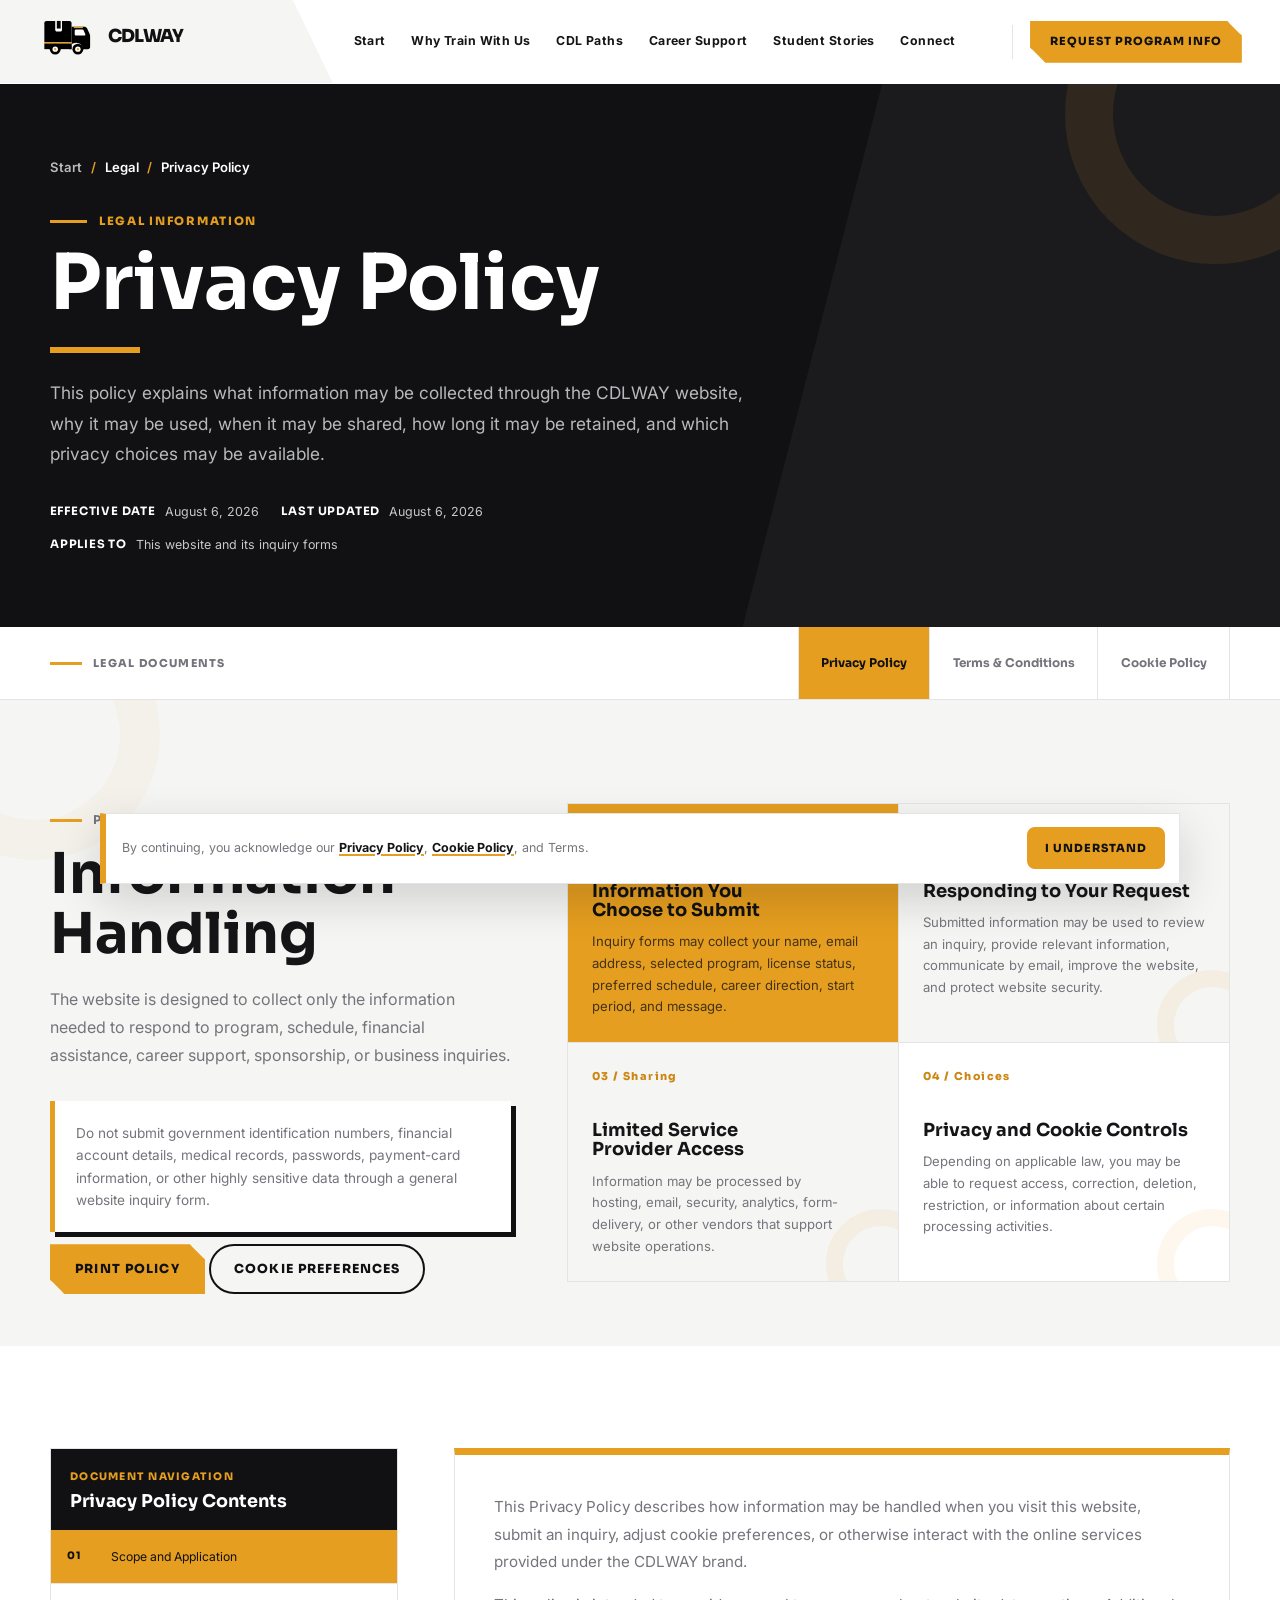
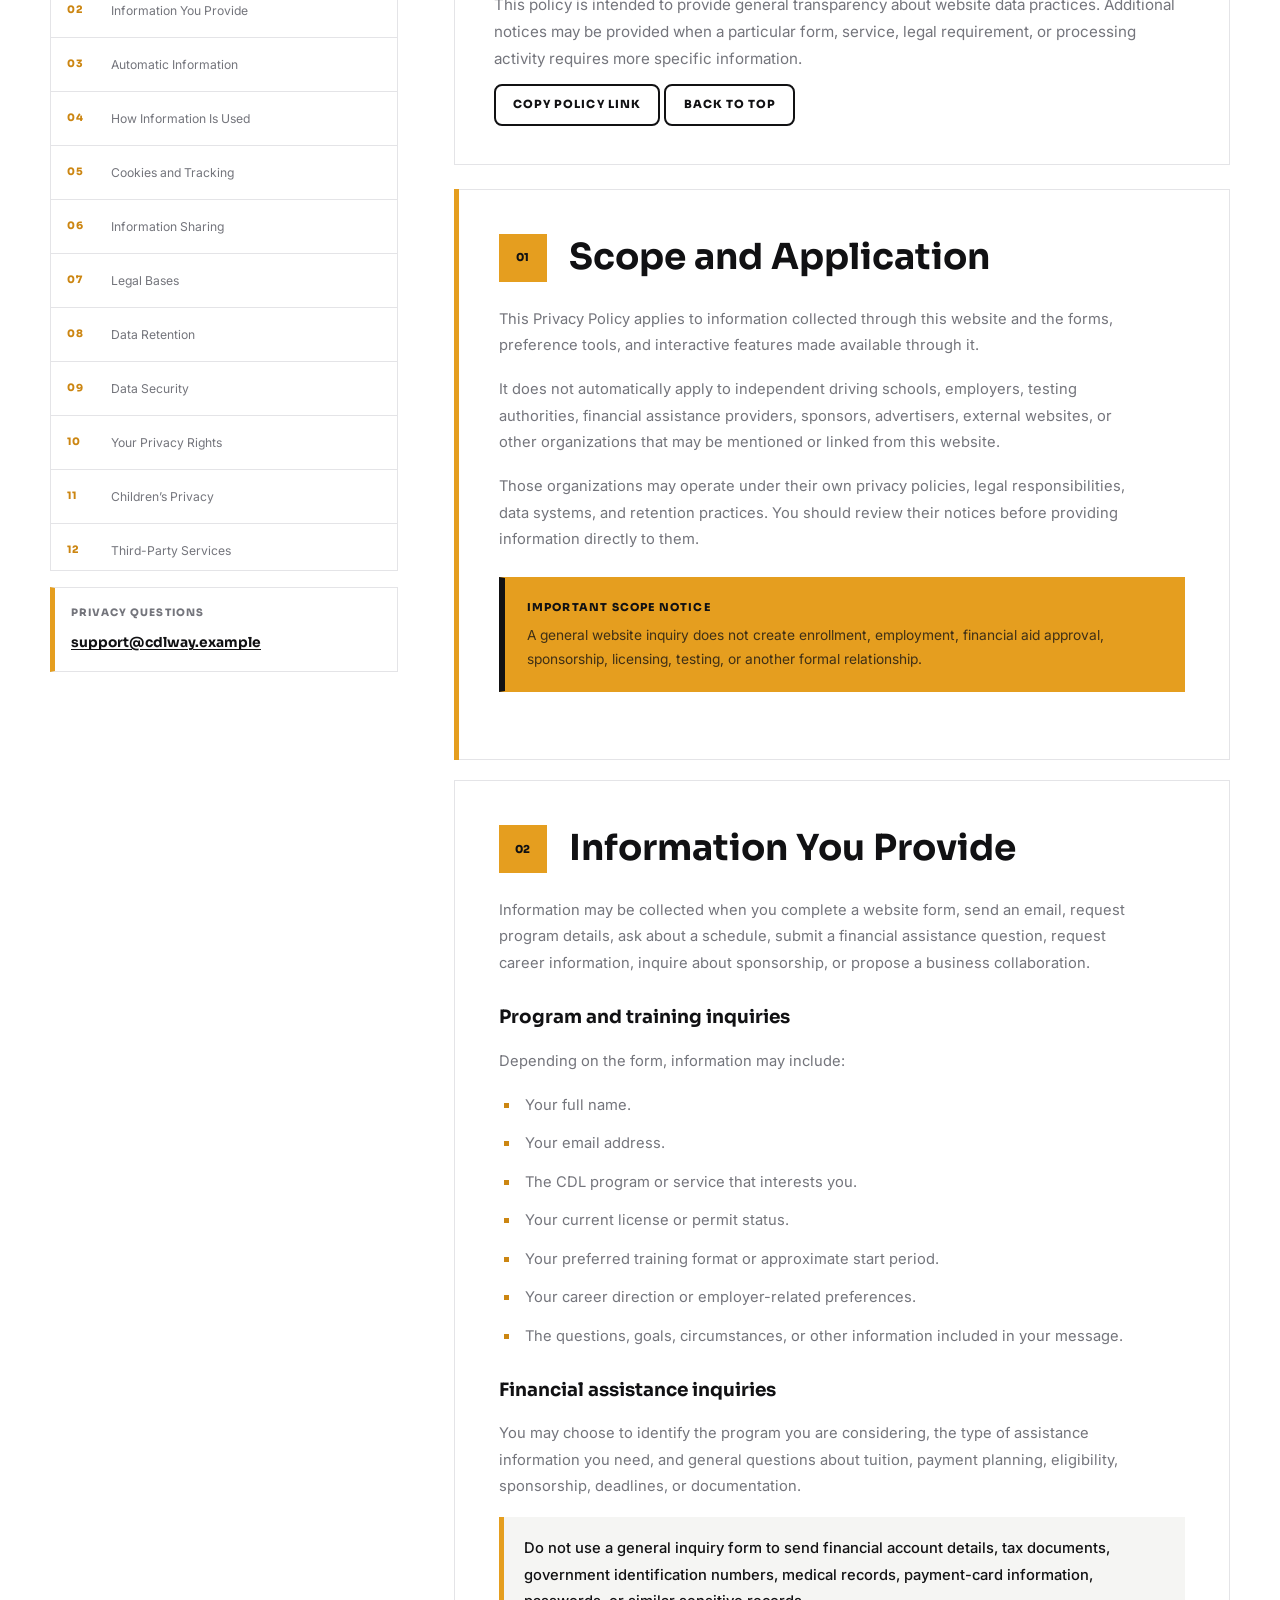
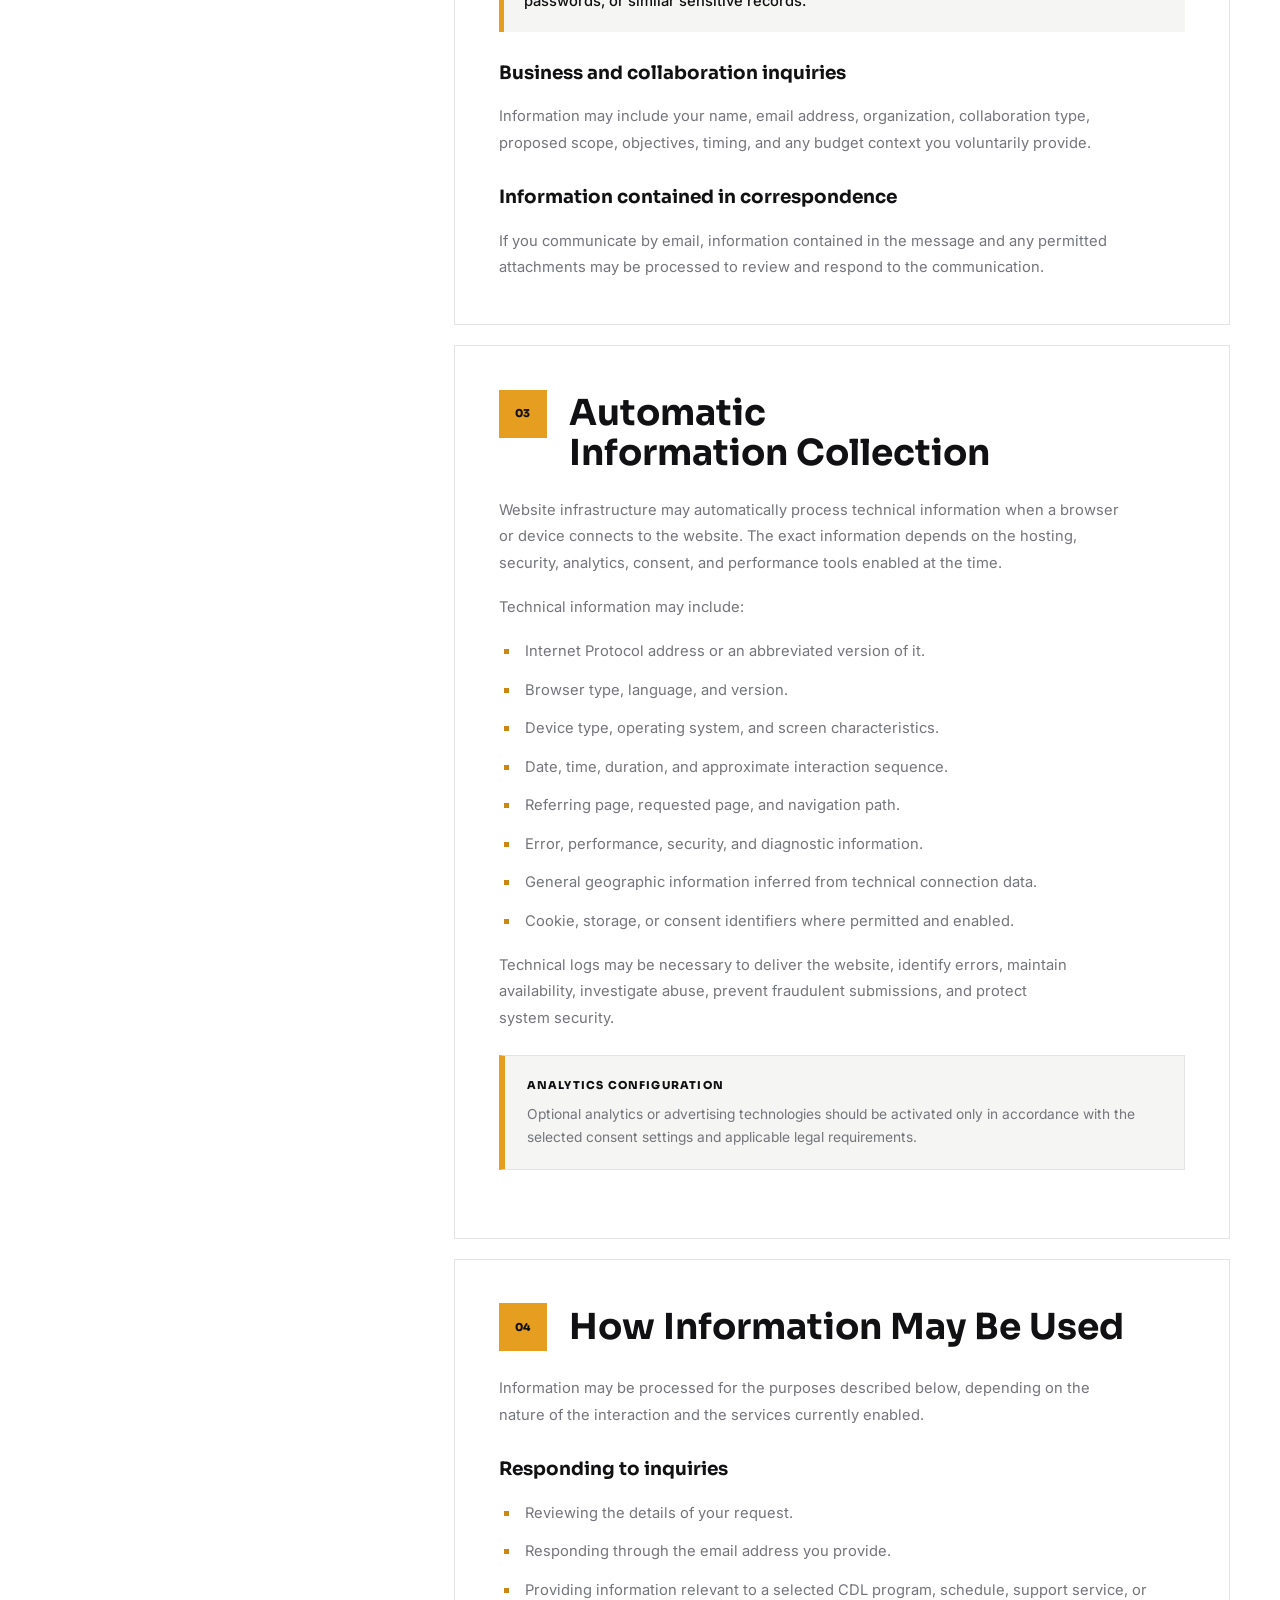
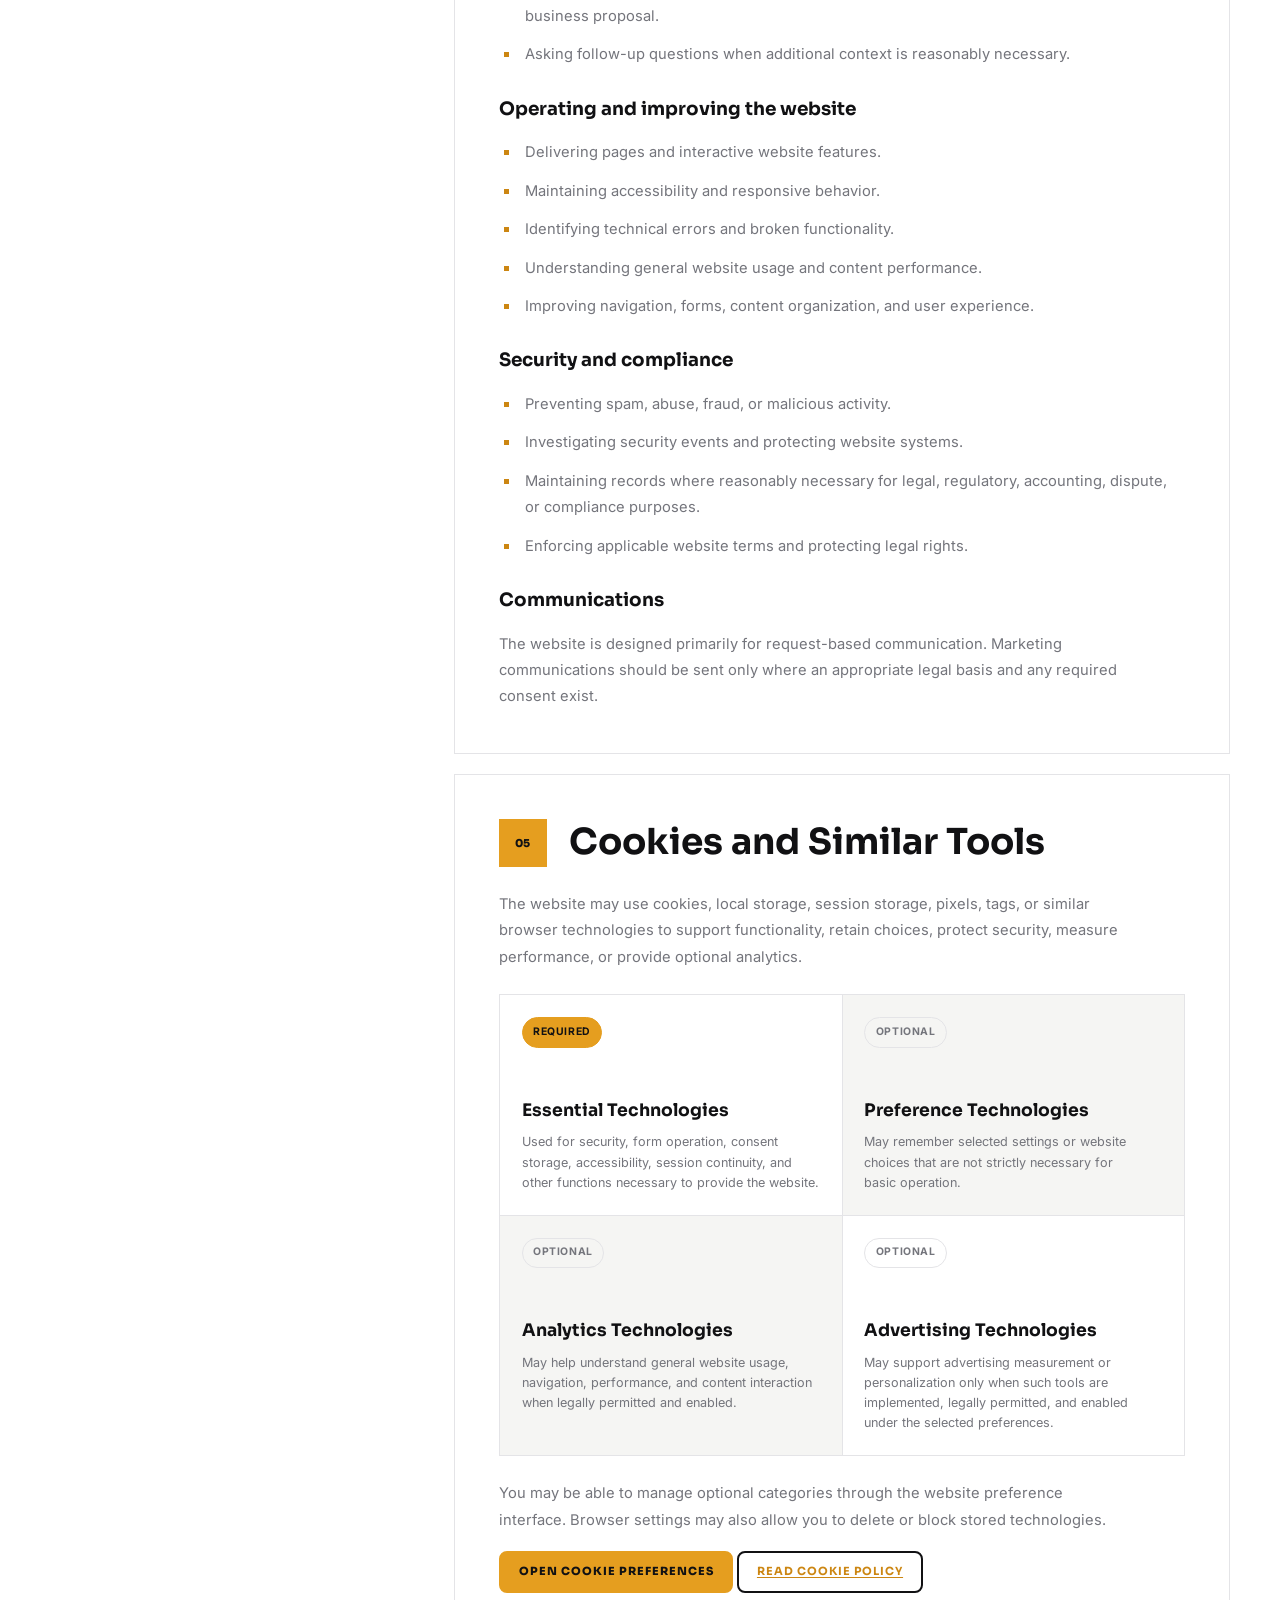
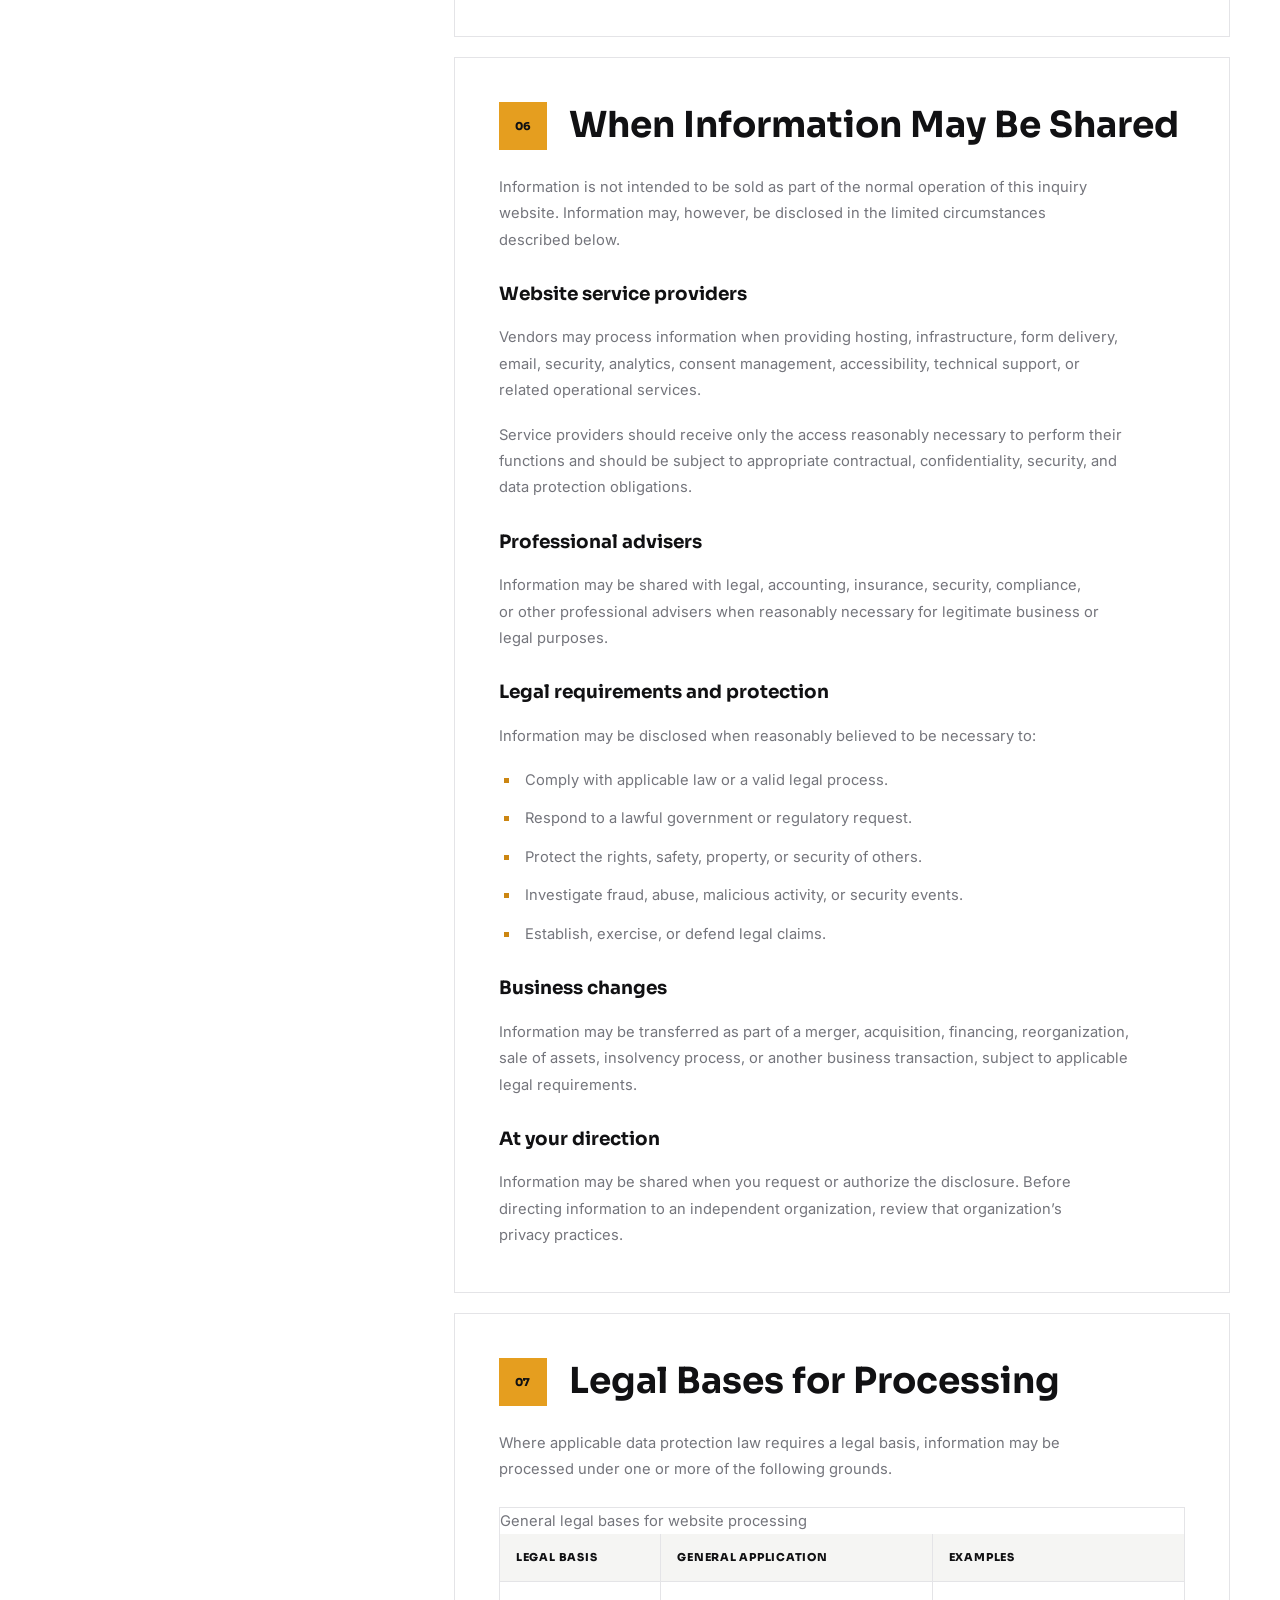
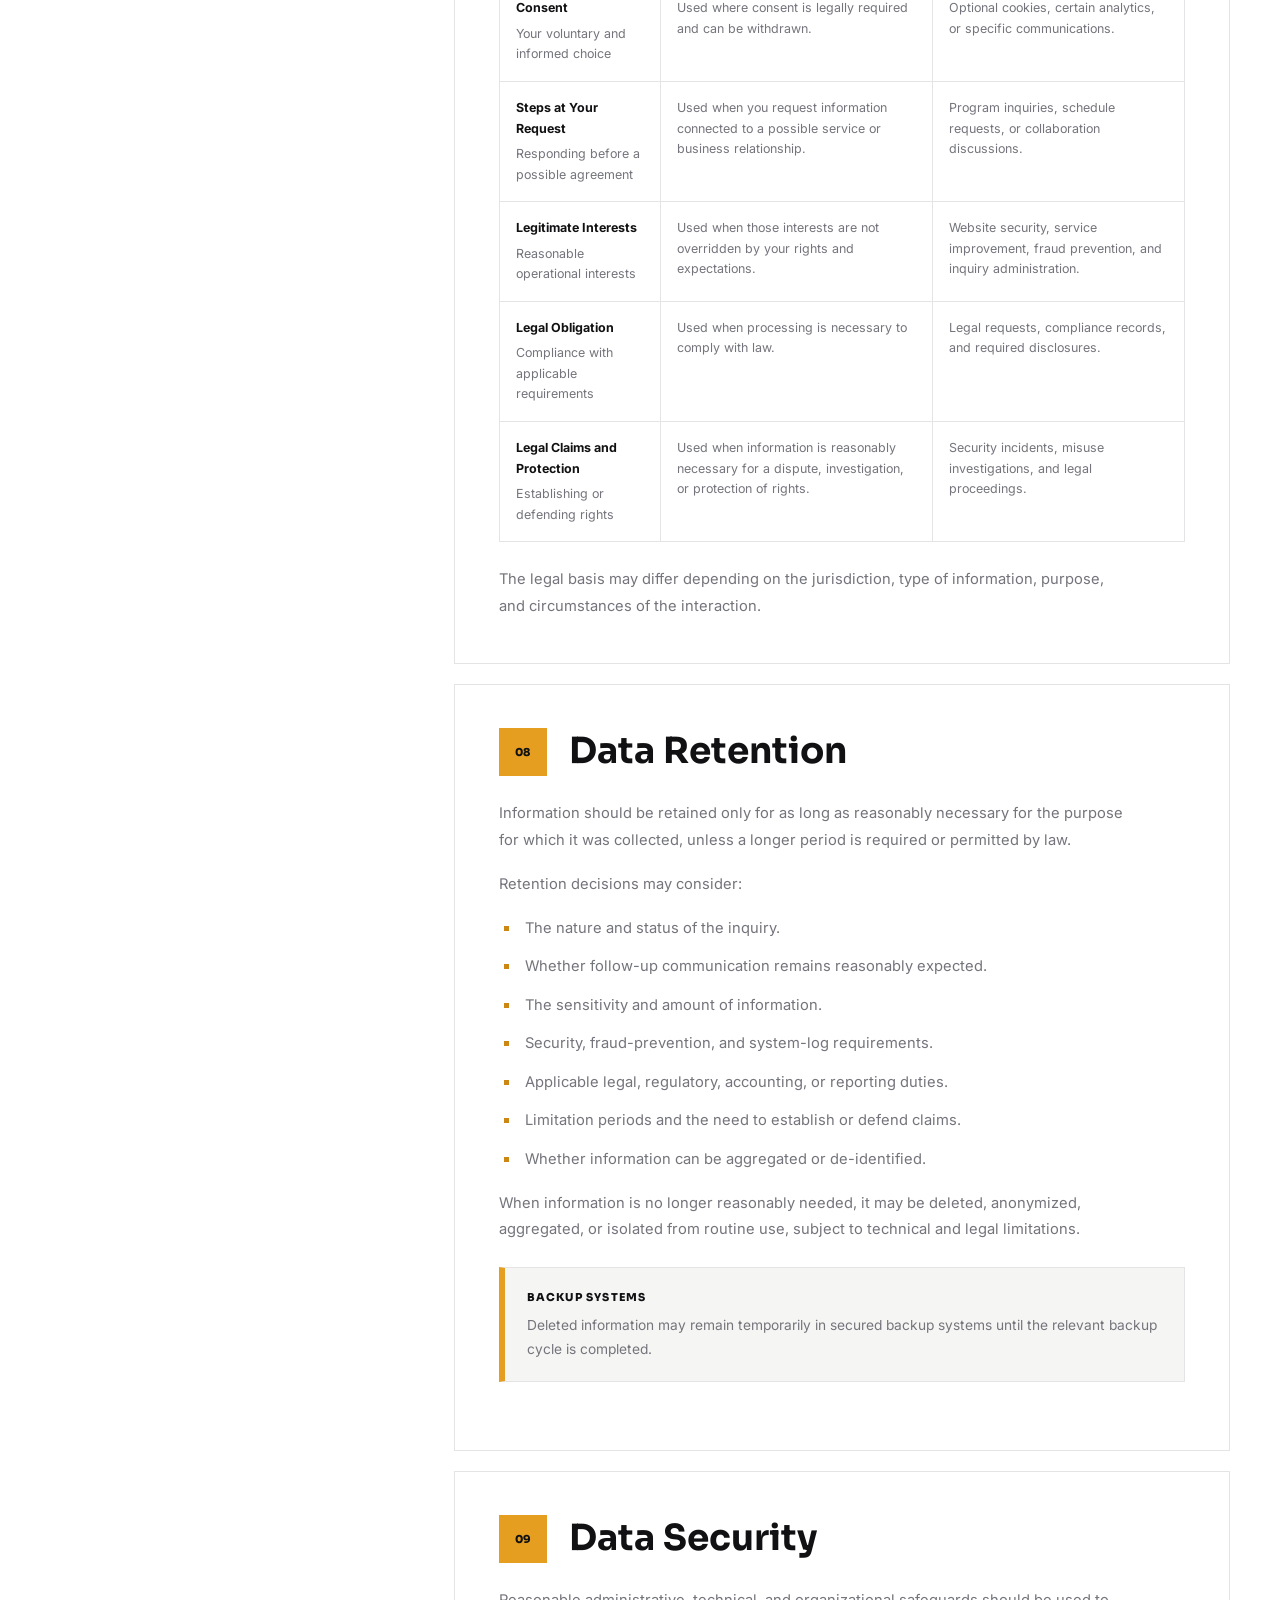
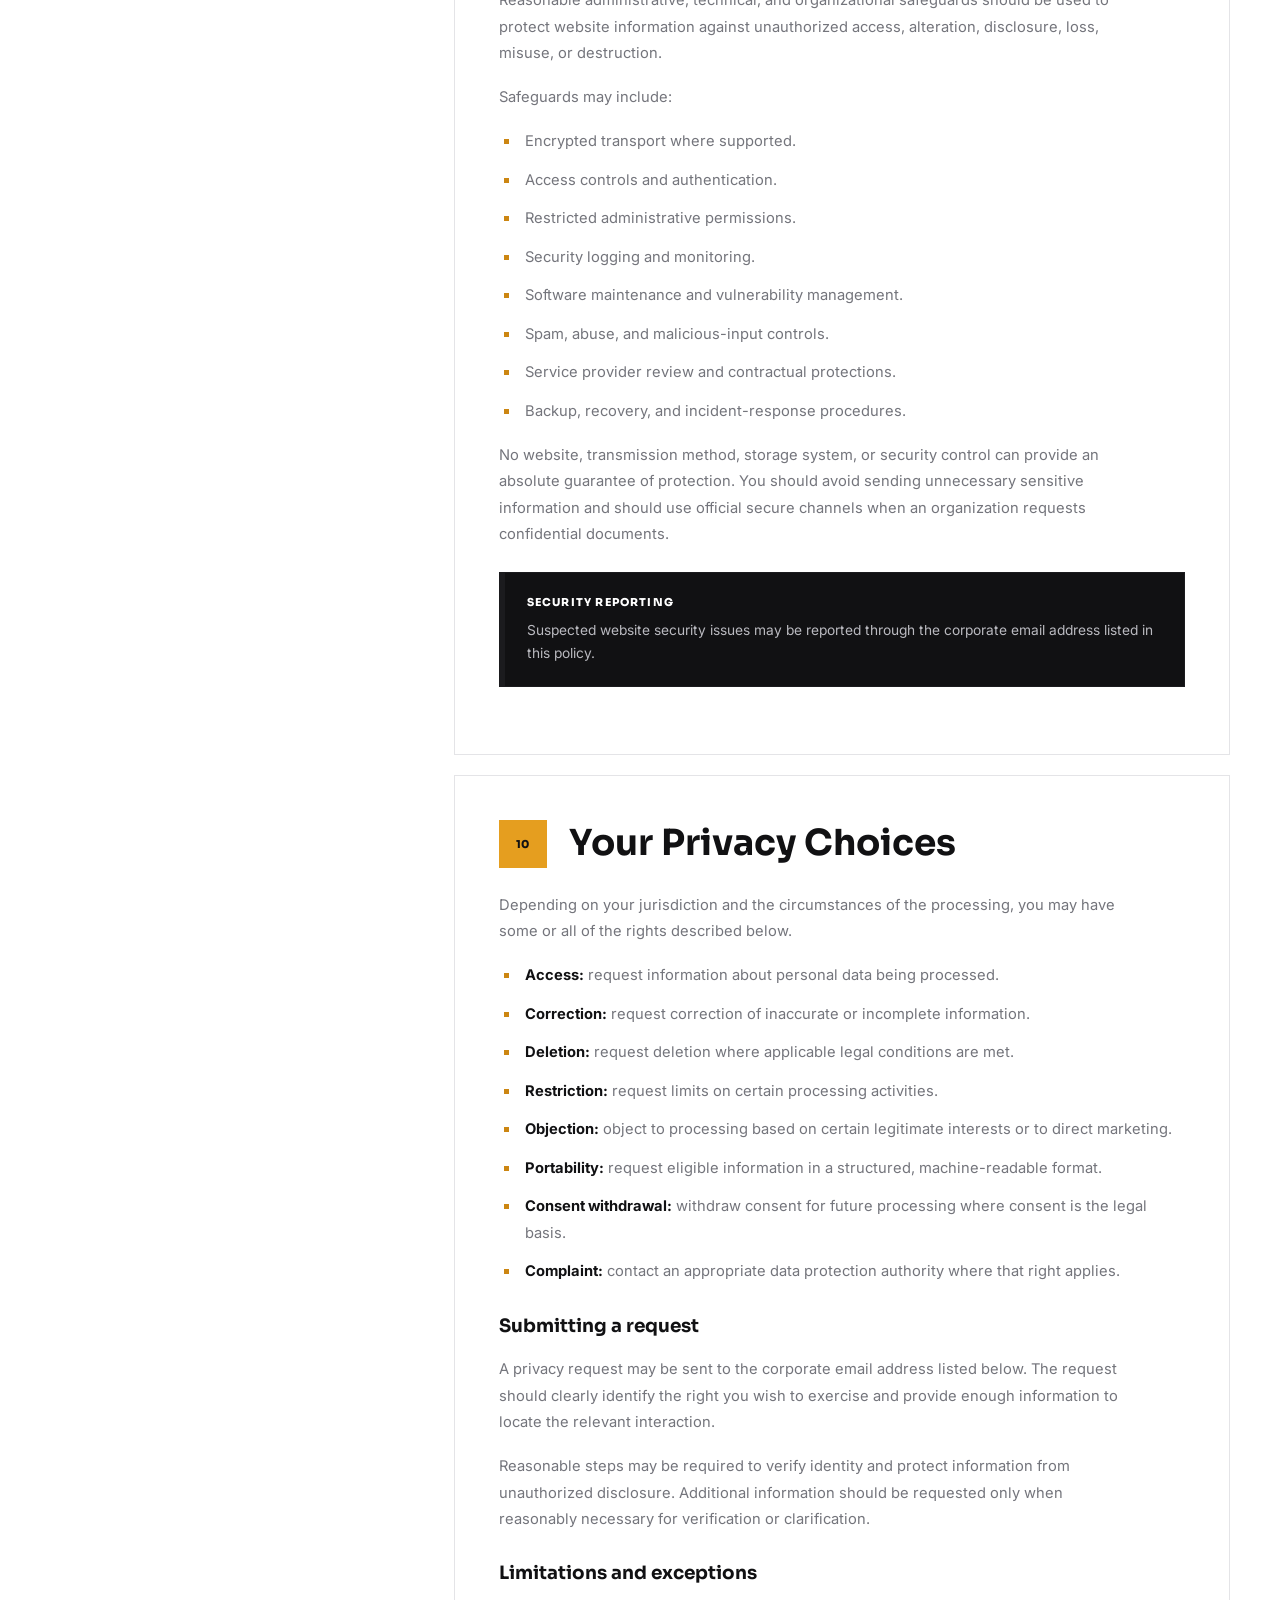
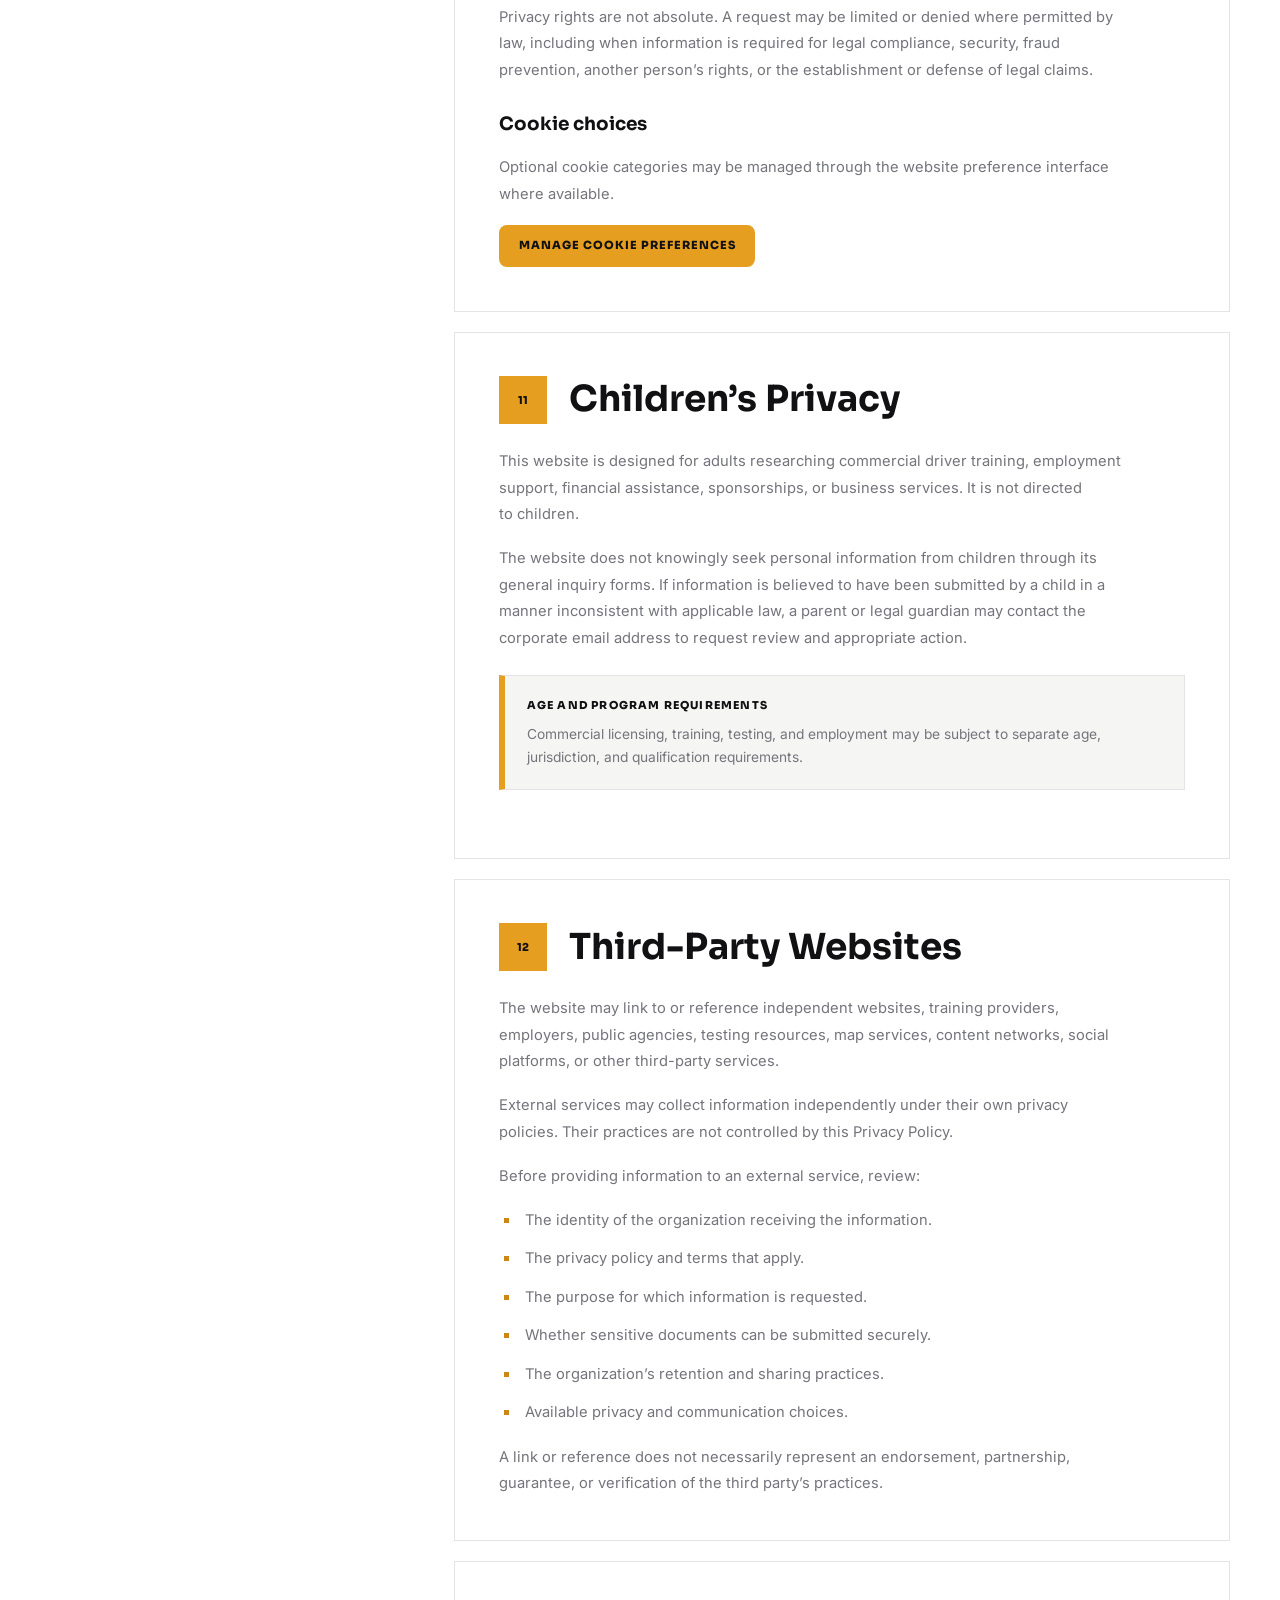
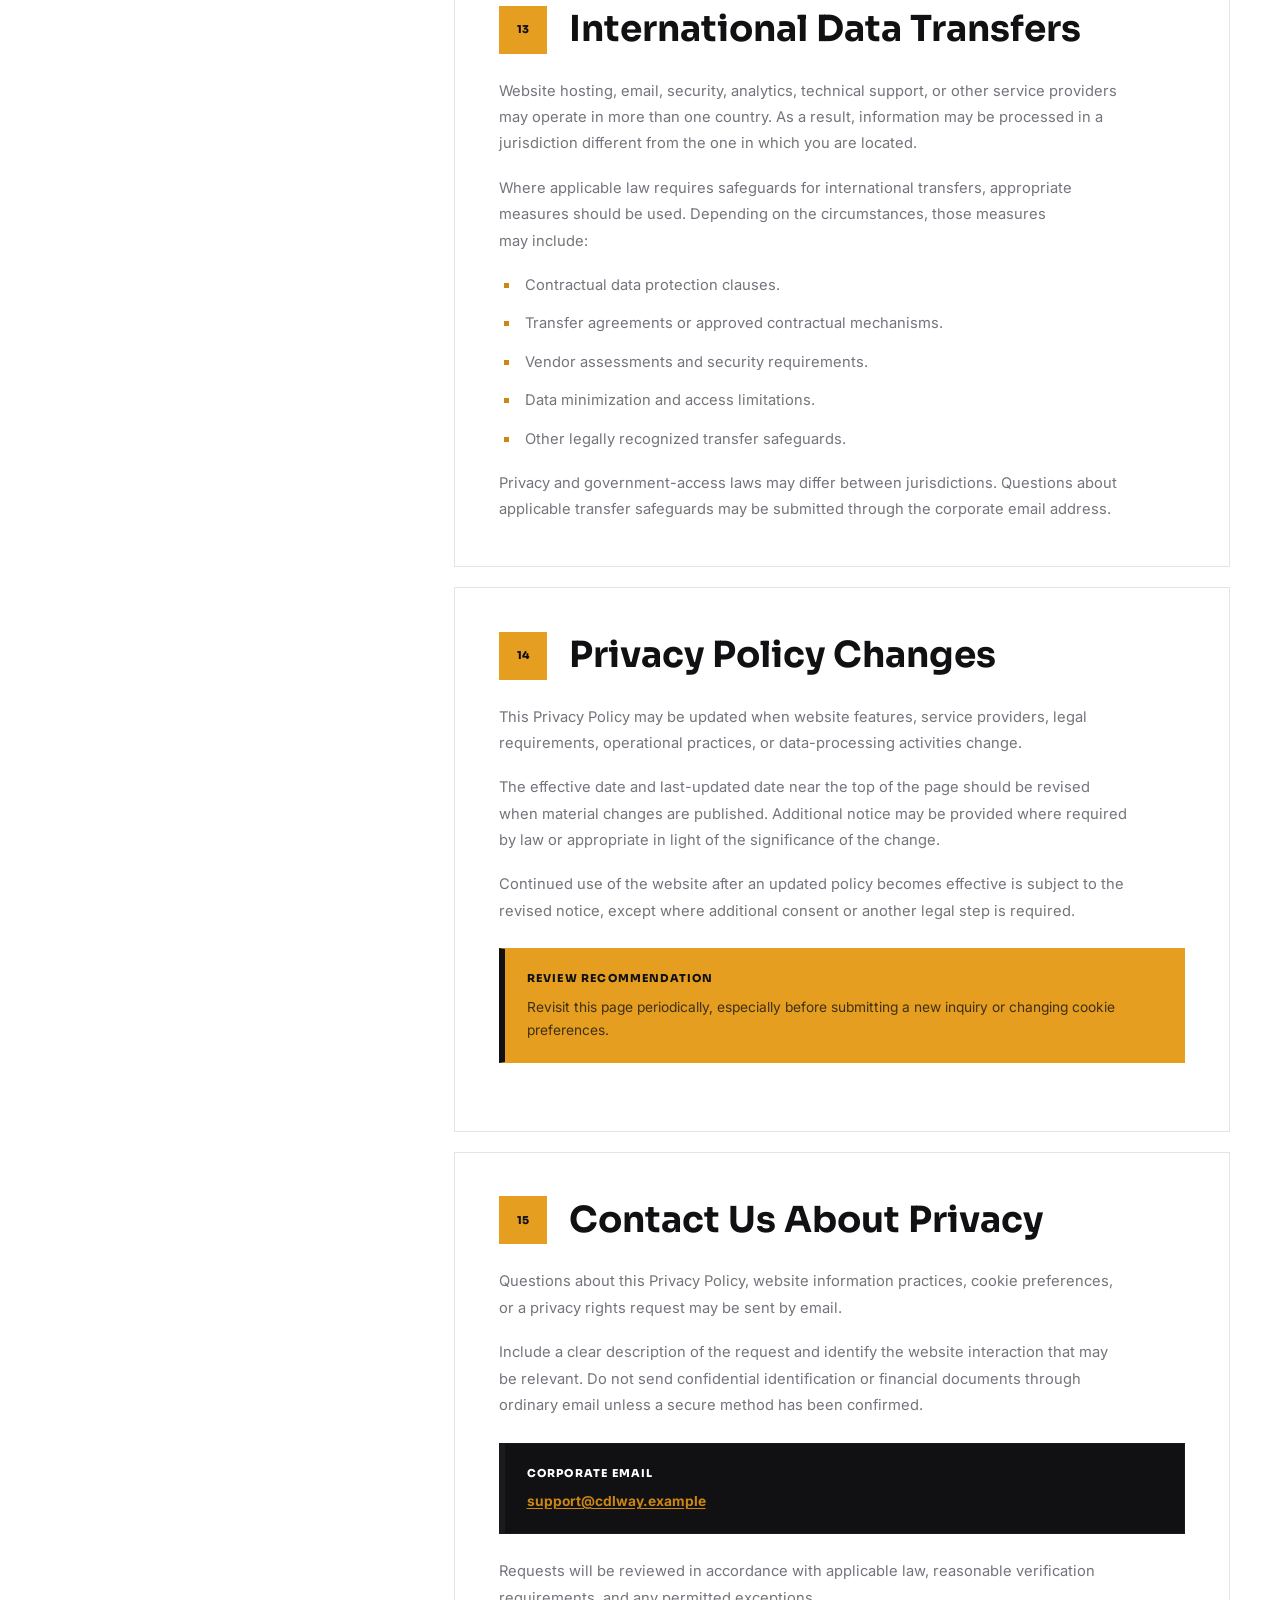
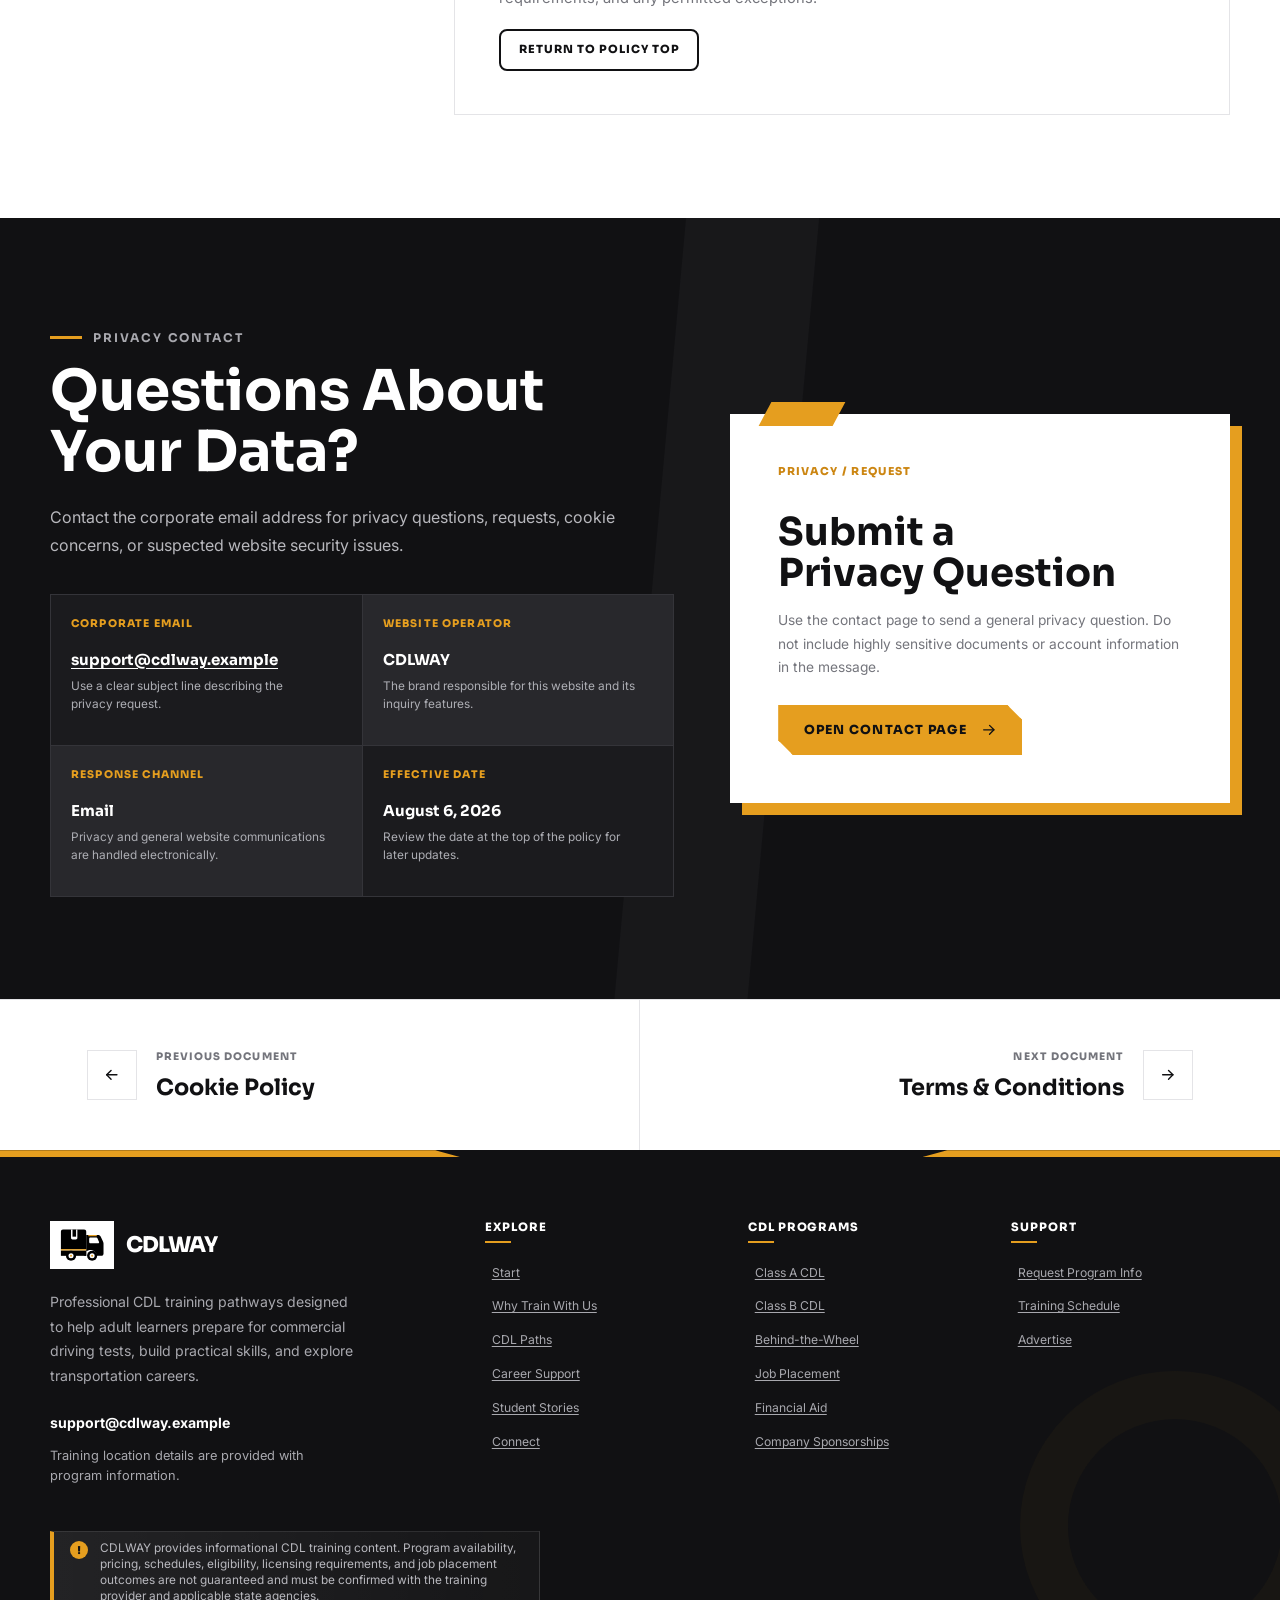
<file: legal/privacy-policy.html>
<!DOCTYPE html>
<html lang="en">
<head>
  <meta charset="UTF-8">

  <meta
    name="viewport"
    content="width=device-width, initial-scale=1, viewport-fit=cover"
  >

  <meta
    name="description"
    content="Read the CDLWAY Privacy Policy to understand what information may be collected through this website, how it may be used, shared, protected, retained, and managed."
  >

  <meta name="theme-color" content="#111113">
  <meta name="robots" content="index, follow">

  <title>Privacy Policy | CDLWAY</title>

  <link
    rel="canonical"
    href="https://www.cdlway.example/legal/privacy-policy.html"
  >

  <meta
    property="og:title"
    content="Privacy Policy | CDLWAY"
  >

  <meta
    property="og:description"
    content="Learn how CDLWAY may collect, use, share, retain, and protect information submitted through the website."
  >

  <meta property="og:type" content="website">

  <meta
    property="og:url"
    content="https://www.cdlway.example/legal/privacy-policy.html"
  >

  <meta
    property="og:image"
    content="https://www.cdlway.example/images/card-1.jpg"
  >

  <meta property="og:locale" content="en_US">

  <meta
    name="twitter:card"
    content="summary_large_image"
  >

  <meta
    name="twitter:title"
    content="Privacy Policy | CDLWAY"
  >

  <meta
    name="twitter:description"
    content="Review the CDLWAY Privacy Policy and available privacy choices."
  >

  <meta
    name="twitter:image"
    content="https://www.cdlway.example/images/card-2.jpg"
  >

  <link
    rel="icon"
    type="image/svg+xml"
    href="../assets/images/brand/truck-logo.svg"
  >

  <link rel="preconnect" href="https://fonts.googleapis.com">

  <link
    rel="preconnect"
    href="https://fonts.gstatic.com"
    crossorigin
  >

  <link
    href="https://fonts.googleapis.com/css2?family=Inter:wght@400;500;600;700&amp;family=Sora:wght@600;700;800&amp;display=swap"
    rel="stylesheet"
  >

  <link
    rel="stylesheet"
    href="https://cdn.jsdelivr.net/npm/aos@2.3.4/dist/aos.css"
  >

  <link
    rel="stylesheet"
    href="../assets/css/reset.css"
  >

  <link
    rel="stylesheet"
    href="../assets/css/global.css"
  >

  <link
    rel="stylesheet"
    href="../assets/css/components.css"
  >

  <link
    rel="stylesheet"
    href="css/legal.css"
  >

  <link
    rel="stylesheet"
    href="../assets/css/responsive.css"
  >
</head>

<body
  class="cdl-page legal-page legal-page--privacy"
  data-page="legal"
  data-legal-key="privacy"
  data-nav-key="privacy"
  data-seo-key="privacyPolicy"
  data-page-title="Privacy Policy"
>
  <noscript>
    <div class="cdl-noscript">
      JavaScript is not required to read this Privacy Policy. Interactive
      section navigation and preference controls may be limited.
    </div>
  </noscript>

  <div class="cdl-page-shell">
    <div data-site-header></div>

    <main id="main-content">
      <section
        class="legal-hero"
        aria-labelledby="privacy-hero-title"
      >
        <div class="cdl-container legal-hero__container">
          <div class="legal-hero__content">
            <nav
              class="cdl-breadcrumbs legal-hero__breadcrumbs"
              aria-label="Breadcrumb"
            >
              <span class="cdl-breadcrumbs__item">
                <a
                  class="cdl-breadcrumbs__link"
                  href="../"
                >
                  Start
                </a>
              </span>

              <span class="cdl-breadcrumbs__item">
                <span class="cdl-breadcrumbs__current">
                  Legal
                </span>
              </span>

              <span class="cdl-breadcrumbs__item">
                <span
                  class="cdl-breadcrumbs__current"
                  aria-current="page"
                >
                  Privacy Policy
                </span>
              </span>
            </nav>

            <p class="legal-hero__eyebrow">
              Legal Information
            </p>

            <h1
              class="legal-hero__title"
              id="privacy-hero-title"
            >
              Privacy Policy
            </h1>

            <span
              class="legal-hero__line"
              aria-hidden="true"
            ></span>

            <p class="legal-hero__text">
              This policy explains what information may be collected through
              the <span data-config-text="brandName">CDLWAY</span> website, why it may be used, when it may be shared,
              how long it may be retained, and which privacy choices may be
              available.
            </p>

            <div class="legal-hero__meta">
              <p class="legal-hero__meta-item">
                <strong>Effective date</strong>
                <span>August 6, 2026</span>
              </p>

              <p class="legal-hero__meta-item">
                <strong>Last updated</strong>
                <span>August 6, 2026</span>
              </p>

              <p class="legal-hero__meta-item">
                <strong>Applies to</strong>
                <span>This website and its inquiry forms</span>
              </p>
            </div>
          </div>


        </div>
      </section>

      <nav
        class="legal-switcher"
        aria-label="Legal documents"
      >
        <div class="cdl-container legal-switcher__container">
          <p class="legal-switcher__label">
            Legal Documents
          </p>

          <div class="legal-switcher__links">
            <a
              class="legal-switcher__link"
              href="privacy-policy.html"
              data-legal-key="privacy"
              data-legal-switcher-link
            >
              Privacy Policy
            </a>

            <a
              class="legal-switcher__link"
              href="terms-and-conditions.html"
              data-legal-key="terms"
              data-legal-switcher-link
            >
              Terms &amp; Conditions
            </a>

            <a
              class="legal-switcher__link"
              href="cookie-policy.html"
              data-legal-key="cookies"
              data-legal-switcher-link
            >
              Cookie Policy
            </a>
          </div>
        </div>
      </nav>

      <section
        class="cdl-section cdl-section--surface legal-summary"
        aria-labelledby="privacy-summary-title"
      >
        <div class="cdl-container legal-summary__layout">
          <div
            class="legal-summary__content"
            data-aos="fade-up"
          >
            <p class="cdl-section__eyebrow">
              Policy Summary
            </p>

            <h2
              class="cdl-section__title"
              id="privacy-summary-title"
            >
              Information Handling
            </h2>

            <p class="cdl-section__description">
              The website is designed to collect only the information needed
              to respond to program, schedule, financial assistance, career
              support, sponsorship, or business inquiries.
            </p>

            <div class="legal-summary__notice">
              Do not submit government identification numbers, financial
              account details, medical records, passwords, payment-card
              information, or other highly sensitive data through a general
              website inquiry form.
            </div>

            <div class="cdl-btn-group">
              <button
                class="cdl-btn cdl-btn--accent cdl-btn--cut"
                type="button"
                data-legal-print
              >
                <span class="cdl-btn__label">
                  Print Policy
                </span>
              </button>

              <button
                class="cdl-btn cdl-btn--outline cdl-btn--pill"
                type="button"
                data-open-cookie-preferences
              >
                <span class="cdl-btn__label">
                  Cookie Preferences
                </span>
              </button>
            </div>
          </div>

          <div class="legal-summary__cards">
            <article
              class="legal-summary__card"
              data-aos="fade-up"
            >
              <span>01 / Collection</span>

              <h3>Information You Choose to Submit</h3>

              <p>
                Inquiry forms may collect your name, email address, selected
                program, license status, preferred schedule, career direction,
                start period, and message.
              </p>
            </article>

            <article
              class="legal-summary__card"
              data-aos="fade-up"
              data-aos-delay="80"
            >
              <span>02 / Use</span>

              <h3>Responding to Your Request</h3>

              <p>
                Submitted information may be used to review an inquiry, provide
                relevant information, communicate by email, improve the
                website, and protect website security.
              </p>
            </article>

            <article
              class="legal-summary__card"
              data-aos="fade-up"
              data-aos-delay="160"
            >
              <span>03 / Sharing</span>

              <h3>Limited Service Provider Access</h3>

              <p>
                Information may be processed by hosting, email, security,
                analytics, form-delivery, or other vendors that support website
                operations.
              </p>
            </article>

            <article
              class="legal-summary__card"
              data-aos="fade-up"
              data-aos-delay="240"
            >
              <span>04 / Choices</span>

              <h3>Privacy and Cookie Controls</h3>

              <p>
                Depending on applicable law, you may be able to request access,
                correction, deletion, restriction, or information about certain
                processing activities.
              </p>
            </article>
          </div>
        </div>
      </section>

      <section
        class="cdl-section cdl-section--light legal-document"
        aria-labelledby="privacy-document-title"
      >
        <div class="cdl-container legal-document__layout">
          <aside
            class="legal-document__sidebar"
            aria-label="Privacy Policy contents"
          >
            <div class="legal-document__sidebar-card">
              <div class="legal-document__sidebar-header">
                <span>Document Navigation</span>

                <h2 id="privacy-document-title">
                  Privacy Policy Contents
                </h2>
              </div>

              <nav
                class="legal-toc"
                aria-label="Privacy Policy sections"
              >
                <a
                  class="legal-toc__link"
                  href="#privacy-scope"
                >
                  <span class="legal-toc__index">01</span>
                  <span>Scope and Application</span>
                </a>

                <a
                  class="legal-toc__link"
                  href="#information-you-provide"
                >
                  <span class="legal-toc__index">02</span>
                  <span>Information You Provide</span>
                </a>

                <a
                  class="legal-toc__link"
                  href="#automatic-information"
                >
                  <span class="legal-toc__index">03</span>
                  <span>Automatic Information</span>
                </a>

                <a
                  class="legal-toc__link"
                  href="#how-information-is-used"
                >
                  <span class="legal-toc__index">04</span>
                  <span>How Information Is Used</span>
                </a>

                <a
                  class="legal-toc__link"
                  href="#cookies-and-tracking"
                >
                  <span class="legal-toc__index">05</span>
                  <span>Cookies and Tracking</span>
                </a>

                <a
                  class="legal-toc__link"
                  href="#information-sharing"
                >
                  <span class="legal-toc__index">06</span>
                  <span>Information Sharing</span>
                </a>

                <a
                  class="legal-toc__link"
                  href="#legal-bases"
                >
                  <span class="legal-toc__index">07</span>
                  <span>Legal Bases</span>
                </a>

                <a
                  class="legal-toc__link"
                  href="#data-retention"
                >
                  <span class="legal-toc__index">08</span>
                  <span>Data Retention</span>
                </a>

                <a
                  class="legal-toc__link"
                  href="#data-security"
                >
                  <span class="legal-toc__index">09</span>
                  <span>Data Security</span>
                </a>

                <a
                  class="legal-toc__link"
                  href="#privacy-rights"
                >
                  <span class="legal-toc__index">10</span>
                  <span>Your Privacy Rights</span>
                </a>

                <a
                  class="legal-toc__link"
                  href="#children-privacy"
                >
                  <span class="legal-toc__index">11</span>
                  <span>Children’s Privacy</span>
                </a>

                <a
                  class="legal-toc__link"
                  href="#third-party-services"
                >
                  <span class="legal-toc__index">12</span>
                  <span>Third-Party Services</span>
                </a>

                <a
                  class="legal-toc__link"
                  href="#international-processing"
                >
                  <span class="legal-toc__index">13</span>
                  <span>International Processing</span>
                </a>

                <a
                  class="legal-toc__link"
                  href="#policy-changes"
                >
                  <span class="legal-toc__index">14</span>
                  <span>Policy Changes</span>
                </a>

                <a
                  class="legal-toc__link"
                  href="#privacy-contact"
                >
                  <span class="legal-toc__index">15</span>
                  <span>Contact Us</span>
                </a>
              </nav>
            </div>

            <div class="legal-document__sidebar-contact">
              <span>Privacy Questions</span>

              <a
                href="mailto:hello@cdlway.example"
                data-config-mailto="corporateEmail"
                data-config-text="corporateEmail"
              >
                hello@cdlway.example
              </a>
            </div>
          </aside>

          <article class="legal-document__content">
            <div
              class="legal-document__intro"
              data-aos="fade-up"
            >
              <p>
                This Privacy Policy describes how information may be handled
                when you visit this website, submit an inquiry, adjust cookie
                preferences, or otherwise interact with the online services
                provided under the <span data-config-text="brandName">CDLWAY</span> brand.
              </p>

              <p>
                This policy is intended to provide general transparency about
                website data practices. Additional notices may be provided when
                a particular form, service, legal requirement, or processing
                activity requires more specific information.
              </p>

              <div class="cdl-btn-group">
                <button
                  class="cdl-btn cdl-btn--outline cdl-btn--small"
                  type="button"
                  data-legal-copy-section
                >
                  <span class="cdl-btn__label">
                    Copy Policy Link
                  </span>
                </button>

                <button
                  class="cdl-btn cdl-btn--outline cdl-btn--small"
                  type="button"
                  data-legal-back-to-top
                >
                  <span class="cdl-btn__label">
                    Back to Top
                  </span>
                </button>
              </div>
            </div>

            <section
              class="legal-section"
              id="privacy-scope"
              data-aos="fade-up"
              aria-labelledby="privacy-scope-title"
            >
              <header class="legal-section__header">
                <span class="legal-section__index">
                  01
                </span>

                <h2
                  class="legal-section__title"
                  id="privacy-scope-title"
                >
                  Scope and Application
                </h2>
              </header>

              <div class="legal-section__content">
                <p>
                  This Privacy Policy applies to information collected through
                  this website and the forms, preference tools, and interactive
                  features made available through it.
                </p>

                <p>
                  It does not automatically apply to independent driving
                  schools, employers, testing authorities, financial
                  assistance providers, sponsors, advertisers, external
                  websites, or other organizations that may be mentioned or
                  linked from this website.
                </p>

                <p>
                  Those organizations may operate under their own privacy
                  policies, legal responsibilities, data systems, and
                  retention practices. You should review their notices before
                  providing information directly to them.
                </p>

                <div class="legal-callout legal-callout--accent">
                  <span class="legal-callout__label">
                    Important Scope Notice
                  </span>

                  A general website inquiry does not create enrollment,
                  employment, financial aid approval, sponsorship, licensing,
                  testing, or another formal relationship.
                </div>
              </div>
            </section>

            <section
              class="legal-section"
              id="information-you-provide"
              data-aos="fade-up"
              aria-labelledby="information-you-provide-title"
            >
              <header class="legal-section__header">
                <span class="legal-section__index">
                  02
                </span>

                <h2
                  class="legal-section__title"
                  id="information-you-provide-title"
                >
                  Information You Provide
                </h2>
              </header>

              <div class="legal-section__content">
                <p>
                  Information may be collected when you complete a website form,
                  send an email, request program details, ask about a schedule,
                  submit a financial assistance question, request career
                  information, inquire about sponsorship, or propose a business
                  collaboration.
                </p>

                <h3>Program and training inquiries</h3>

                <p>
                  Depending on the form, information may include:
                </p>

                <ul>
                  <li>Your full name.</li>
                  <li>Your email address.</li>
                  <li>The CDL program or service that interests you.</li>
                  <li>Your current license or permit status.</li>
                  <li>Your preferred training format or approximate start period.</li>
                  <li>Your career direction or employer-related preferences.</li>
                  <li>
                    The questions, goals, circumstances, or other information
                    included in your message.
                  </li>
                </ul>

                <h3>Financial assistance inquiries</h3>

                <p>
                  You may choose to identify the program you are considering,
                  the type of assistance information you need, and general
                  questions about tuition, payment planning, eligibility,
                  sponsorship, deadlines, or documentation.
                </p>

                <blockquote>
                  Do not use a general inquiry form to send financial account
                  details, tax documents, government identification numbers,
                  medical records, payment-card information, passwords, or
                  similar sensitive records.
                </blockquote>

                <h3>Business and collaboration inquiries</h3>

                <p>
                  Information may include your name, email address,
                  organization, collaboration type, proposed scope, objectives,
                  timing, and any budget context you voluntarily provide.
                </p>

                <h3>Information contained in correspondence</h3>

                <p>
                  If you communicate by email, information contained in the
                  message and any permitted attachments may be processed to
                  review and respond to the communication.
                </p>
              </div>
            </section>

            <section
              class="legal-section"
              id="automatic-information"
              data-aos="fade-up"
              aria-labelledby="automatic-information-title"
            >
              <header class="legal-section__header">
                <span class="legal-section__index">
                  03
                </span>

                <h2
                  class="legal-section__title"
                  id="automatic-information-title"
                >
                  Automatic Information Collection
                </h2>
              </header>

              <div class="legal-section__content">
                <p>
                  Website infrastructure may automatically process technical
                  information when a browser or device connects to the website.
                  The exact information depends on the hosting, security,
                  analytics, consent, and performance tools enabled at the time.
                </p>

                <p>Technical information may include:</p>

                <ul>
                  <li>Internet Protocol address or an abbreviated version of it.</li>
                  <li>Browser type, language, and version.</li>
                  <li>Device type, operating system, and screen characteristics.</li>
                  <li>Date, time, duration, and approximate interaction sequence.</li>
                  <li>Referring page, requested page, and navigation path.</li>
                  <li>Error, performance, security, and diagnostic information.</li>
                  <li>
                    General geographic information inferred from technical
                    connection data.
                  </li>
                  <li>
                    Cookie, storage, or consent identifiers where permitted and
                    enabled.
                  </li>
                </ul>

                <p>
                  Technical logs may be necessary to deliver the website,
                  identify errors, maintain availability, investigate abuse,
                  prevent fraudulent submissions, and protect system security.
                </p>

                <div class="legal-callout">
                  <span class="legal-callout__label">
                    Analytics Configuration
                  </span>

                  Optional analytics or advertising technologies should be
                  activated only in accordance with the selected consent
                  settings and applicable legal requirements.
                </div>
              </div>
            </section>

            <section
              class="legal-section"
              id="how-information-is-used"
              data-aos="fade-up"
              aria-labelledby="how-information-is-used-title"
            >
              <header class="legal-section__header">
                <span class="legal-section__index">
                  04
                </span>

                <h2
                  class="legal-section__title"
                  id="how-information-is-used-title"
                >
                  How Information May Be Used
                </h2>
              </header>

              <div class="legal-section__content">
                <p>
                  Information may be processed for the purposes described
                  below, depending on the nature of the interaction and the
                  services currently enabled.
                </p>

                <h3>Responding to inquiries</h3>

                <ul>
                  <li>Reviewing the details of your request.</li>
                  <li>Responding through the email address you provide.</li>
                  <li>
                    Providing information relevant to a selected CDL program,
                    schedule, support service, or business proposal.
                  </li>
                  <li>
                    Asking follow-up questions when additional context is
                    reasonably necessary.
                  </li>
                </ul>

                <h3>Operating and improving the website</h3>

                <ul>
                  <li>Delivering pages and interactive website features.</li>
                  <li>Maintaining accessibility and responsive behavior.</li>
                  <li>Identifying technical errors and broken functionality.</li>
                  <li>Understanding general website usage and content performance.</li>
                  <li>
                    Improving navigation, forms, content organization, and user
                    experience.
                  </li>
                </ul>

                <h3>Security and compliance</h3>

                <ul>
                  <li>Preventing spam, abuse, fraud, or malicious activity.</li>
                  <li>Investigating security events and protecting website systems.</li>
                  <li>
                    Maintaining records where reasonably necessary for legal,
                    regulatory, accounting, dispute, or compliance purposes.
                  </li>
                  <li>
                    Enforcing applicable website terms and protecting legal
                    rights.
                  </li>
                </ul>

                <h3>Communications</h3>

                <p>
                  The website is designed primarily for request-based
                  communication. Marketing communications should be sent only
                  where an appropriate legal basis and any required consent
                  exist.
                </p>
              </div>
            </section>

            <section
              class="legal-section"
              id="cookies-and-tracking"
              data-aos="fade-up"
              aria-labelledby="cookies-and-tracking-title"
            >
              <header class="legal-section__header">
                <span class="legal-section__index">
                  05
                </span>

                <h2
                  class="legal-section__title"
                  id="cookies-and-tracking-title"
                >
                  Cookies and Similar Tools
                </h2>
              </header>

              <div class="legal-section__content">
                <p>
                  The website may use cookies, local storage, session storage,
                  pixels, tags, or similar browser technologies to support
                  functionality, retain choices, protect security, measure
                  performance, or provide optional analytics.
                </p>

                <div class="legal-cookie-grid">
                  <article class="legal-cookie-card">
                    <span class="legal-cookie-card__status legal-cookie-card__status--required">
                      Required
                    </span>

                    <h3>Essential Technologies</h3>

                    <p>
                      Used for security, form operation, consent storage,
                      accessibility, session continuity, and other functions
                      necessary to provide the website.
                    </p>
                  </article>

                  <article class="legal-cookie-card">
                    <span class="legal-cookie-card__status">
                      Optional
                    </span>

                    <h3>Preference Technologies</h3>

                    <p>
                      May remember selected settings or website choices that are
                      not strictly necessary for basic operation.
                    </p>
                  </article>

                  <article class="legal-cookie-card">
                    <span class="legal-cookie-card__status">
                      Optional
                    </span>

                    <h3>Analytics Technologies</h3>

                    <p>
                      May help understand general website usage, navigation,
                      performance, and content interaction when legally
                      permitted and enabled.
                    </p>
                  </article>

                  <article class="legal-cookie-card">
                    <span class="legal-cookie-card__status">
                      Optional
                    </span>

                    <h3>Advertising Technologies</h3>

                    <p>
                      May support advertising measurement or personalization
                      only when such tools are implemented, legally permitted,
                      and enabled under the selected preferences.
                    </p>
                  </article>
                </div>

                <p>
                  You may be able to manage optional categories through the
                  website preference interface. Browser settings may also allow
                  you to delete or block stored technologies.
                </p>

                <div class="cdl-btn-group">
                  <button
                    class="cdl-btn cdl-btn--accent cdl-btn--small"
                    type="button"
                    data-open-cookie-preferences
                  >
                    <span class="cdl-btn__label">
                      Open Cookie Preferences
                    </span>
                  </button>

                  <a
                    class="cdl-btn cdl-btn--outline cdl-btn--small"
                    href="cookie-policy.html"
                  >
                    <span class="cdl-btn__label">
                      Read Cookie Policy
                    </span>
                  </a>
                </div>
              </div>
            </section>

            <section
              class="legal-section"
              id="information-sharing"
              data-aos="fade-up"
              aria-labelledby="information-sharing-title"
            >
              <header class="legal-section__header">
                <span class="legal-section__index">
                  06
                </span>

                <h2
                  class="legal-section__title"
                  id="information-sharing-title"
                >
                  When Information May Be Shared
                </h2>
              </header>

              <div class="legal-section__content">
                <p>
                  Information is not intended to be sold as part of the normal
                  operation of this inquiry website. Information may,
                  however, be disclosed in the limited circumstances described
                  below.
                </p>

                <h3>Website service providers</h3>

                <p>
                  Vendors may process information when providing hosting,
                  infrastructure, form delivery, email, security, analytics,
                  consent management, accessibility, technical support, or
                  related operational services.
                </p>

                <p>
                  Service providers should receive only the access reasonably
                  necessary to perform their functions and should be subject to
                  appropriate contractual, confidentiality, security, and data
                  protection obligations.
                </p>

                <h3>Professional advisers</h3>

                <p>
                  Information may be shared with legal, accounting, insurance,
                  security, compliance, or other professional advisers when
                  reasonably necessary for legitimate business or legal
                  purposes.
                </p>

                <h3>Legal requirements and protection</h3>

                <p>
                  Information may be disclosed when reasonably believed to be
                  necessary to:
                </p>

                <ul>
                  <li>Comply with applicable law or a valid legal process.</li>
                  <li>Respond to a lawful government or regulatory request.</li>
                  <li>Protect the rights, safety, property, or security of others.</li>
                  <li>Investigate fraud, abuse, malicious activity, or security events.</li>
                  <li>Establish, exercise, or defend legal claims.</li>
                </ul>

                <h3>Business changes</h3>

                <p>
                  Information may be transferred as part of a merger,
                  acquisition, financing, reorganization, sale of assets,
                  insolvency process, or another business transaction, subject
                  to applicable legal requirements.
                </p>

                <h3>At your direction</h3>

                <p>
                  Information may be shared when you request or authorize the
                  disclosure. Before directing information to an independent
                  organization, review that organization’s privacy practices.
                </p>
              </div>
            </section>

            <section
              class="legal-section"
              id="legal-bases"
              data-aos="fade-up"
              aria-labelledby="legal-bases-title"
            >
              <header class="legal-section__header">
                <span class="legal-section__index">
                  07
                </span>

                <h2
                  class="legal-section__title"
                  id="legal-bases-title"
                >
                  Legal Bases for Processing
                </h2>
              </header>

              <div class="legal-section__content">
                <p>
                  Where applicable data protection law requires a legal basis,
                  information may be processed under one or more of the
                  following grounds.
                </p>

                <div class="legal-table-wrap">
                  <table class="legal-table">
                    <caption>
                      General legal bases for website processing
                    </caption>

                    <thead>
                      <tr>
                        <th scope="col">Legal Basis</th>
                        <th scope="col">General Application</th>
                        <th scope="col">Examples</th>
                      </tr>
                    </thead>

                    <tbody>
                      <tr>
                        <td>
                          <strong>Consent</strong>
                          Your voluntary and informed choice
                        </td>

                        <td>
                          Used where consent is legally required and can be
                          withdrawn.
                        </td>

                        <td>
                          Optional cookies, certain analytics, or specific
                          communications.
                        </td>
                      </tr>

                      <tr>
                        <td>
                          <strong>Steps at Your Request</strong>
                          Responding before a possible agreement
                        </td>

                        <td>
                          Used when you request information connected to a
                          possible service or business relationship.
                        </td>

                        <td>
                          Program inquiries, schedule requests, or collaboration
                          discussions.
                        </td>
                      </tr>

                      <tr>
                        <td>
                          <strong>Legitimate Interests</strong>
                          Reasonable operational interests
                        </td>

                        <td>
                          Used when those interests are not overridden by your
                          rights and expectations.
                        </td>

                        <td>
                          Website security, service improvement, fraud
                          prevention, and inquiry administration.
                        </td>
                      </tr>

                      <tr>
                        <td>
                          <strong>Legal Obligation</strong>
                          Compliance with applicable requirements
                        </td>

                        <td>
                          Used when processing is necessary to comply with law.
                        </td>

                        <td>
                          Legal requests, compliance records, and required
                          disclosures.
                        </td>
                      </tr>

                      <tr>
                        <td>
                          <strong>Legal Claims and Protection</strong>
                          Establishing or defending rights
                        </td>

                        <td>
                          Used when information is reasonably necessary for a
                          dispute, investigation, or protection of rights.
                        </td>

                        <td>
                          Security incidents, misuse investigations, and legal
                          proceedings.
                        </td>
                      </tr>
                    </tbody>
                  </table>
                </div>

                <p>
                  The legal basis may differ depending on the jurisdiction,
                  type of information, purpose, and circumstances of the
                  interaction.
                </p>
              </div>
            </section>

            <section
              class="legal-section"
              id="data-retention"
              data-aos="fade-up"
              aria-labelledby="data-retention-title"
            >
              <header class="legal-section__header">
                <span class="legal-section__index">
                  08
                </span>

                <h2
                  class="legal-section__title"
                  id="data-retention-title"
                >
                  Data Retention
                </h2>
              </header>

              <div class="legal-section__content">
                <p>
                  Information should be retained only for as long as reasonably
                  necessary for the purpose for which it was collected, unless
                  a longer period is required or permitted by law.
                </p>

                <p>Retention decisions may consider:</p>

                <ul>
                  <li>The nature and status of the inquiry.</li>
                  <li>Whether follow-up communication remains reasonably expected.</li>
                  <li>The sensitivity and amount of information.</li>
                  <li>Security, fraud-prevention, and system-log requirements.</li>
                  <li>Applicable legal, regulatory, accounting, or reporting duties.</li>
                  <li>Limitation periods and the need to establish or defend claims.</li>
                  <li>Whether information can be aggregated or de-identified.</li>
                </ul>

                <p>
                  When information is no longer reasonably needed, it may be
                  deleted, anonymized, aggregated, or isolated from routine use,
                  subject to technical and legal limitations.
                </p>

                <div class="legal-callout">
                  <span class="legal-callout__label">
                    Backup Systems
                  </span>

                  Deleted information may remain temporarily in secured backup
                  systems until the relevant backup cycle is completed.
                </div>
              </div>
            </section>

            <section
              class="legal-section"
              id="data-security"
              data-aos="fade-up"
              aria-labelledby="data-security-title"
            >
              <header class="legal-section__header">
                <span class="legal-section__index">
                  09
                </span>

                <h2
                  class="legal-section__title"
                  id="data-security-title"
                >
                  Data Security
                </h2>
              </header>

              <div class="legal-section__content">
                <p>
                  Reasonable administrative, technical, and organizational
                  safeguards should be used to protect website information
                  against unauthorized access, alteration, disclosure, loss,
                  misuse, or destruction.
                </p>

                <p>Safeguards may include:</p>

                <ul>
                  <li>Encrypted transport where supported.</li>
                  <li>Access controls and authentication.</li>
                  <li>Restricted administrative permissions.</li>
                  <li>Security logging and monitoring.</li>
                  <li>Software maintenance and vulnerability management.</li>
                  <li>Spam, abuse, and malicious-input controls.</li>
                  <li>Service provider review and contractual protections.</li>
                  <li>Backup, recovery, and incident-response procedures.</li>
                </ul>

                <p>
                  No website, transmission method, storage system, or security
                  control can provide an absolute guarantee of protection. You
                  should avoid sending unnecessary sensitive information and
                  should use official secure channels when an organization
                  requests confidential documents.
                </p>

                <div class="legal-callout legal-callout--dark">
                  <span class="legal-callout__label">
                    Security Reporting
                  </span>

                  Suspected website security issues may be reported through the
                  corporate email address listed in this policy.
                </div>
              </div>
            </section>

            <section
              class="legal-section"
              id="privacy-rights"
              data-aos="fade-up"
              aria-labelledby="privacy-rights-title"
            >
              <header class="legal-section__header">
                <span class="legal-section__index">
                  10
                </span>

                <h2
                  class="legal-section__title"
                  id="privacy-rights-title"
                >
                  Your Privacy Choices
                </h2>
              </header>

              <div class="legal-section__content">
                <p>
                  Depending on your jurisdiction and the circumstances of the
                  processing, you may have some or all of the rights described
                  below.
                </p>

                <ul>
                  <li>
                    <strong>Access:</strong>
                    request information about personal data being processed.
                  </li>

                  <li>
                    <strong>Correction:</strong>
                    request correction of inaccurate or incomplete information.
                  </li>

                  <li>
                    <strong>Deletion:</strong>
                    request deletion where applicable legal conditions are met.
                  </li>

                  <li>
                    <strong>Restriction:</strong>
                    request limits on certain processing activities.
                  </li>

                  <li>
                    <strong>Objection:</strong>
                    object to processing based on certain legitimate interests
                    or to direct marketing.
                  </li>

                  <li>
                    <strong>Portability:</strong>
                    request eligible information in a structured,
                    machine-readable format.
                  </li>

                  <li>
                    <strong>Consent withdrawal:</strong>
                    withdraw consent for future processing where consent is the
                    legal basis.
                  </li>

                  <li>
                    <strong>Complaint:</strong>
                    contact an appropriate data protection authority where that
                    right applies.
                  </li>
                </ul>

                <h3>Submitting a request</h3>

                <p>
                  A privacy request may be sent to the corporate email address
                  listed below. The request should clearly identify the right
                  you wish to exercise and provide enough information to locate
                  the relevant interaction.
                </p>

                <p>
                  Reasonable steps may be required to verify identity and
                  protect information from unauthorized disclosure. Additional
                  information should be requested only when reasonably
                  necessary for verification or clarification.
                </p>

                <h3>Limitations and exceptions</h3>

                <p>
                  Privacy rights are not absolute. A request may be limited or
                  denied where permitted by law, including when information is
                  required for legal compliance, security, fraud prevention,
                  another person’s rights, or the establishment or defense of
                  legal claims.
                </p>

                <h3>Cookie choices</h3>

                <p>
                  Optional cookie categories may be managed through the website
                  preference interface where available.
                </p>

                <button
                  class="cdl-btn cdl-btn--accent cdl-btn--small"
                  type="button"
                  data-open-cookie-preferences
                >
                  <span class="cdl-btn__label">
                    Manage Cookie Preferences
                  </span>
                </button>
              </div>
            </section>

            <section
              class="legal-section"
              id="children-privacy"
              data-aos="fade-up"
              aria-labelledby="children-privacy-title"
            >
              <header class="legal-section__header">
                <span class="legal-section__index">
                  11
                </span>

                <h2
                  class="legal-section__title"
                  id="children-privacy-title"
                >
                  Children’s Privacy
                </h2>
              </header>

              <div class="legal-section__content">
                <p>
                  This website is designed for adults researching commercial
                  driver training, employment support, financial assistance,
                  sponsorships, or business services. It is not directed to
                  children.
                </p>

                <p>
                  The website does not knowingly seek personal information from
                  children through its general inquiry forms. If information is
                  believed to have been submitted by a child in a manner
                  inconsistent with applicable law, a parent or legal guardian
                  may contact the corporate email address to request review and
                  appropriate action.
                </p>

                <div class="legal-callout">
                  <span class="legal-callout__label">
                    Age and Program Requirements
                  </span>

                  Commercial licensing, training, testing, and employment may
                  be subject to separate age, jurisdiction, and qualification
                  requirements.
                </div>
              </div>
            </section>

            <section
              class="legal-section"
              id="third-party-services"
              data-aos="fade-up"
              aria-labelledby="third-party-services-title"
            >
              <header class="legal-section__header">
                <span class="legal-section__index">
                  12
                </span>

                <h2
                  class="legal-section__title"
                  id="third-party-services-title"
                >
                  Third-Party Websites
                </h2>
              </header>

              <div class="legal-section__content">
                <p>
                  The website may link to or reference independent websites,
                  training providers, employers, public agencies, testing
                  resources, map services, content networks, social platforms,
                  or other third-party services.
                </p>

                <p>
                  External services may collect information independently under
                  their own privacy policies. Their practices are not
                  controlled by this Privacy Policy.
                </p>

                <p>
                  Before providing information to an external service, review:
                </p>

                <ul>
                  <li>The identity of the organization receiving the information.</li>
                  <li>The privacy policy and terms that apply.</li>
                  <li>The purpose for which information is requested.</li>
                  <li>Whether sensitive documents can be submitted securely.</li>
                  <li>The organization’s retention and sharing practices.</li>
                  <li>Available privacy and communication choices.</li>
                </ul>

                <p>
                  A link or reference does not necessarily represent an
                  endorsement, partnership, guarantee, or verification of the
                  third party’s practices.
                </p>
              </div>
            </section>

            <section
              class="legal-section"
              id="international-processing"
              data-aos="fade-up"
              aria-labelledby="international-processing-title"
            >
              <header class="legal-section__header">
                <span class="legal-section__index">
                  13
                </span>

                <h2
                  class="legal-section__title"
                  id="international-processing-title"
                >
                  International Data Transfers
                </h2>
              </header>

              <div class="legal-section__content">
                <p>
                  Website hosting, email, security, analytics, technical
                  support, or other service providers may operate in more than
                  one country. As a result, information may be processed in a
                  jurisdiction different from the one in which you are located.
                </p>

                <p>
                  Where applicable law requires safeguards for international
                  transfers, appropriate measures should be used. Depending on
                  the circumstances, those measures may include:
                </p>

                <ul>
                  <li>Contractual data protection clauses.</li>
                  <li>Transfer agreements or approved contractual mechanisms.</li>
                  <li>Vendor assessments and security requirements.</li>
                  <li>Data minimization and access limitations.</li>
                  <li>Other legally recognized transfer safeguards.</li>
                </ul>

                <p>
                  Privacy and government-access laws may differ between
                  jurisdictions. Questions about applicable transfer safeguards
                  may be submitted through the corporate email address.
                </p>
              </div>
            </section>

            <section
              class="legal-section"
              id="policy-changes"
              data-aos="fade-up"
              aria-labelledby="policy-changes-title"
            >
              <header class="legal-section__header">
                <span class="legal-section__index">
                  14
                </span>

                <h2
                  class="legal-section__title"
                  id="policy-changes-title"
                >
                  Privacy Policy Changes
                </h2>
              </header>

              <div class="legal-section__content">
                <p>
                  This Privacy Policy may be updated when website features,
                  service providers, legal requirements, operational practices,
                  or data-processing activities change.
                </p>

                <p>
                  The effective date and last-updated date near the top of the
                  page should be revised when material changes are published.
                  Additional notice may be provided where required by law or
                  appropriate in light of the significance of the change.
                </p>

                <p>
                  Continued use of the website after an updated policy becomes
                  effective is subject to the revised notice, except where
                  additional consent or another legal step is required.
                </p>

                <div class="legal-callout legal-callout--accent">
                  <span class="legal-callout__label">
                    Review Recommendation
                  </span>

                  Revisit this page periodically, especially before submitting
                  a new inquiry or changing cookie preferences.
                </div>
              </div>
            </section>

            <section
              class="legal-section"
              id="privacy-contact"
              data-aos="fade-up"
              aria-labelledby="privacy-contact-title"
            >
              <header class="legal-section__header">
                <span class="legal-section__index">
                  15
                </span>

                <h2
                  class="legal-section__title"
                  id="privacy-contact-title"
                >
                  Contact Us About Privacy
                </h2>
              </header>

              <div class="legal-section__content">
                <p>
                  Questions about this Privacy Policy, website information
                  practices, cookie preferences, or a privacy rights request
                  may be sent by email.
                </p>

                <p>
                  Include a clear description of the request and identify the
                  website interaction that may be relevant. Do not send
                  confidential identification or financial documents through
                  ordinary email unless a secure method has been confirmed.
                </p>

                <div class="legal-callout legal-callout--dark">
                  <span class="legal-callout__label">
                    Corporate Email
                  </span>

                  <a
                    href="mailto:hello@cdlway.example"
                    data-config-mailto="corporateEmail"
                    data-config-text="corporateEmail"
                  >
                    hello@cdlway.example
                  </a>
                </div>

                <p>
                  Requests will be reviewed in accordance with applicable law,
                  reasonable verification requirements, and any permitted
                  exceptions.
                </p>

                <button
                  class="cdl-btn cdl-btn--outline cdl-btn--small"
                  type="button"
                  data-legal-back-to-top
                >
                  <span class="cdl-btn__label">
                    Return to Policy Top
                  </span>
                </button>
              </div>
            </section>
          </article>
        </div>
      </section>

      <section
        class="cdl-section cdl-section--dark legal-contact"
        aria-labelledby="privacy-contact-summary-title"
      >
        <div class="cdl-container legal-contact__layout">
          <div
            class="legal-contact__content"
            data-aos="fade-up"
          >
            <p class="cdl-section__eyebrow">
              Privacy Contact
            </p>

            <h2
              class="cdl-section__title"
              id="privacy-contact-summary-title"
            >
              Questions About Your Data?
            </h2>

            <p class="cdl-section__description">
              Contact the corporate email address for privacy questions,
              requests, cookie concerns, or suspected website security issues.
            </p>

            <div class="legal-contact__details">
              <article class="legal-contact__detail">
                <span>Corporate Email</span>

                <a
                  href="mailto:hello@cdlway.example"
                  data-config-mailto="corporateEmail"
                  data-config-text="corporateEmail"
                >
                  hello@cdlway.example
                </a>

                <p>
                  Use a clear subject line describing the privacy request.
                </p>
              </article>

              <article class="legal-contact__detail">
                <span>Website Operator</span>

                <strong data-config-text="brandName">
                  CDLWAY
                </strong>

                <p>
                  The brand responsible for this website and its inquiry
                  features.
                </p>
              </article>

              <article class="legal-contact__detail">
                <span>Response Channel</span>

                <strong>Email</strong>

                <p>
                  Privacy and general website communications are handled
                  electronically.
                </p>
              </article>

              <article class="legal-contact__detail">
                <span>Effective Date</span>

                <strong>August 6, 2026</strong>

                <p>
                  Review the date at the top of the policy for later updates.
                </p>
              </article>
            </div>
          </div>

          <aside
            class="legal-contact__card"
            data-aos="fade-left"
          >
            <span class="legal-contact__card-index">
              PRIVACY / REQUEST
            </span>

            <h3>
              Submit a Privacy Question
            </h3>

            <p>
              Use the contact page to send a general privacy question. Do not
              include highly sensitive documents or account information in the
              message.
            </p>

            <a
              class="cdl-btn cdl-btn--accent cdl-btn--cut"
              href="../contact/#request-info"
            >
              <span class="cdl-btn__label">
                Open Contact Page
              </span>

              <span
                class="cdl-btn__icon"
                aria-hidden="true"
              >
                <svg viewBox="0 0 24 24">
                  <path d="M5 12h14"></path>
                  <path d="m13 6 6 6-6 6"></path>
                </svg>
              </span>
            </a>
          </aside>
        </div>
      </section>

      <nav
        class="legal-pagination"
        aria-label="Previous and next legal documents"
      >
        <div class="cdl-container legal-pagination__layout">
          <a
            class="legal-pagination__link"
            href="cookie-policy.html"
          >
            <span class="legal-pagination__arrow">
              <svg viewBox="0 0 24 24" aria-hidden="true">
                <path d="M19 12H5"></path>
                <path d="m11 6-6 6 6 6"></path>
              </svg>
            </span>

            <span class="legal-pagination__content">
              <span>Previous Document</span>
              <strong>Cookie Policy</strong>
            </span>
          </a>

          <a
            class="legal-pagination__link"
            href="terms-and-conditions.html"
          >
            <span class="legal-pagination__content">
              <span>Next Document</span>
              <strong>Terms &amp; Conditions</strong>
            </span>

            <span class="legal-pagination__arrow">
              <svg viewBox="0 0 24 24" aria-hidden="true">
                <path d="M5 12h14"></path>
                <path d="m13 6 6 6-6 6"></path>
              </svg>
            </span>
          </a>
        </div>
      </nav>
    </main>

    <div data-site-footer></div>
    <div data-legal-consent></div>
  </div>

  <script
    src="../config/config.js"
    defer
  ></script>

  <script
    src="../assets/js/accessibility.js"
    defer
  ></script>

  <script
    src="../assets/js/site-shell.js"
    defer
  ></script>

  <script
    src="https://cdn.jsdelivr.net/npm/aos@2.3.4/dist/aos.js"
    defer
  ></script>

  <script
    src="../assets/js/forms.js"
    defer
  ></script>

  <script
    src="../assets/js/app.js"
    defer
  ></script>

  <script
    src="js/legal.js"
    defer
  ></script>
</body>
</html>
</file>
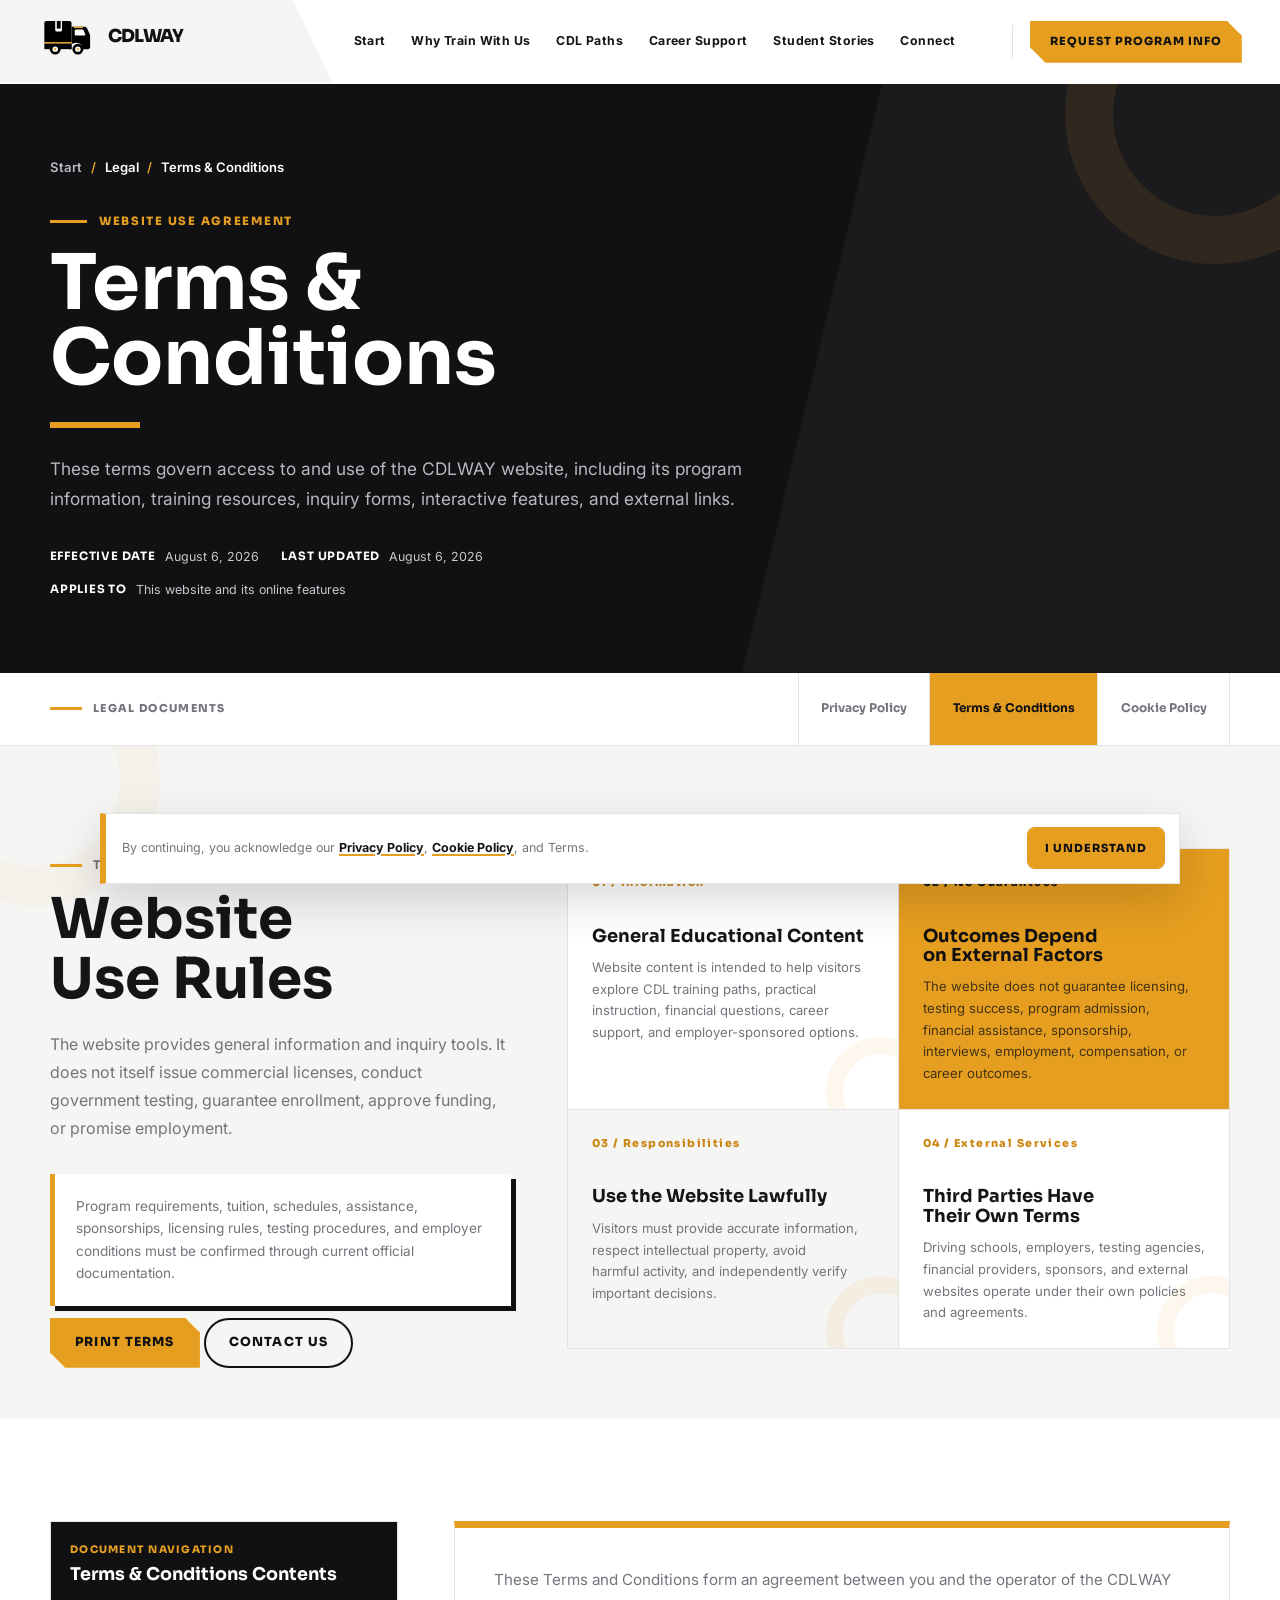
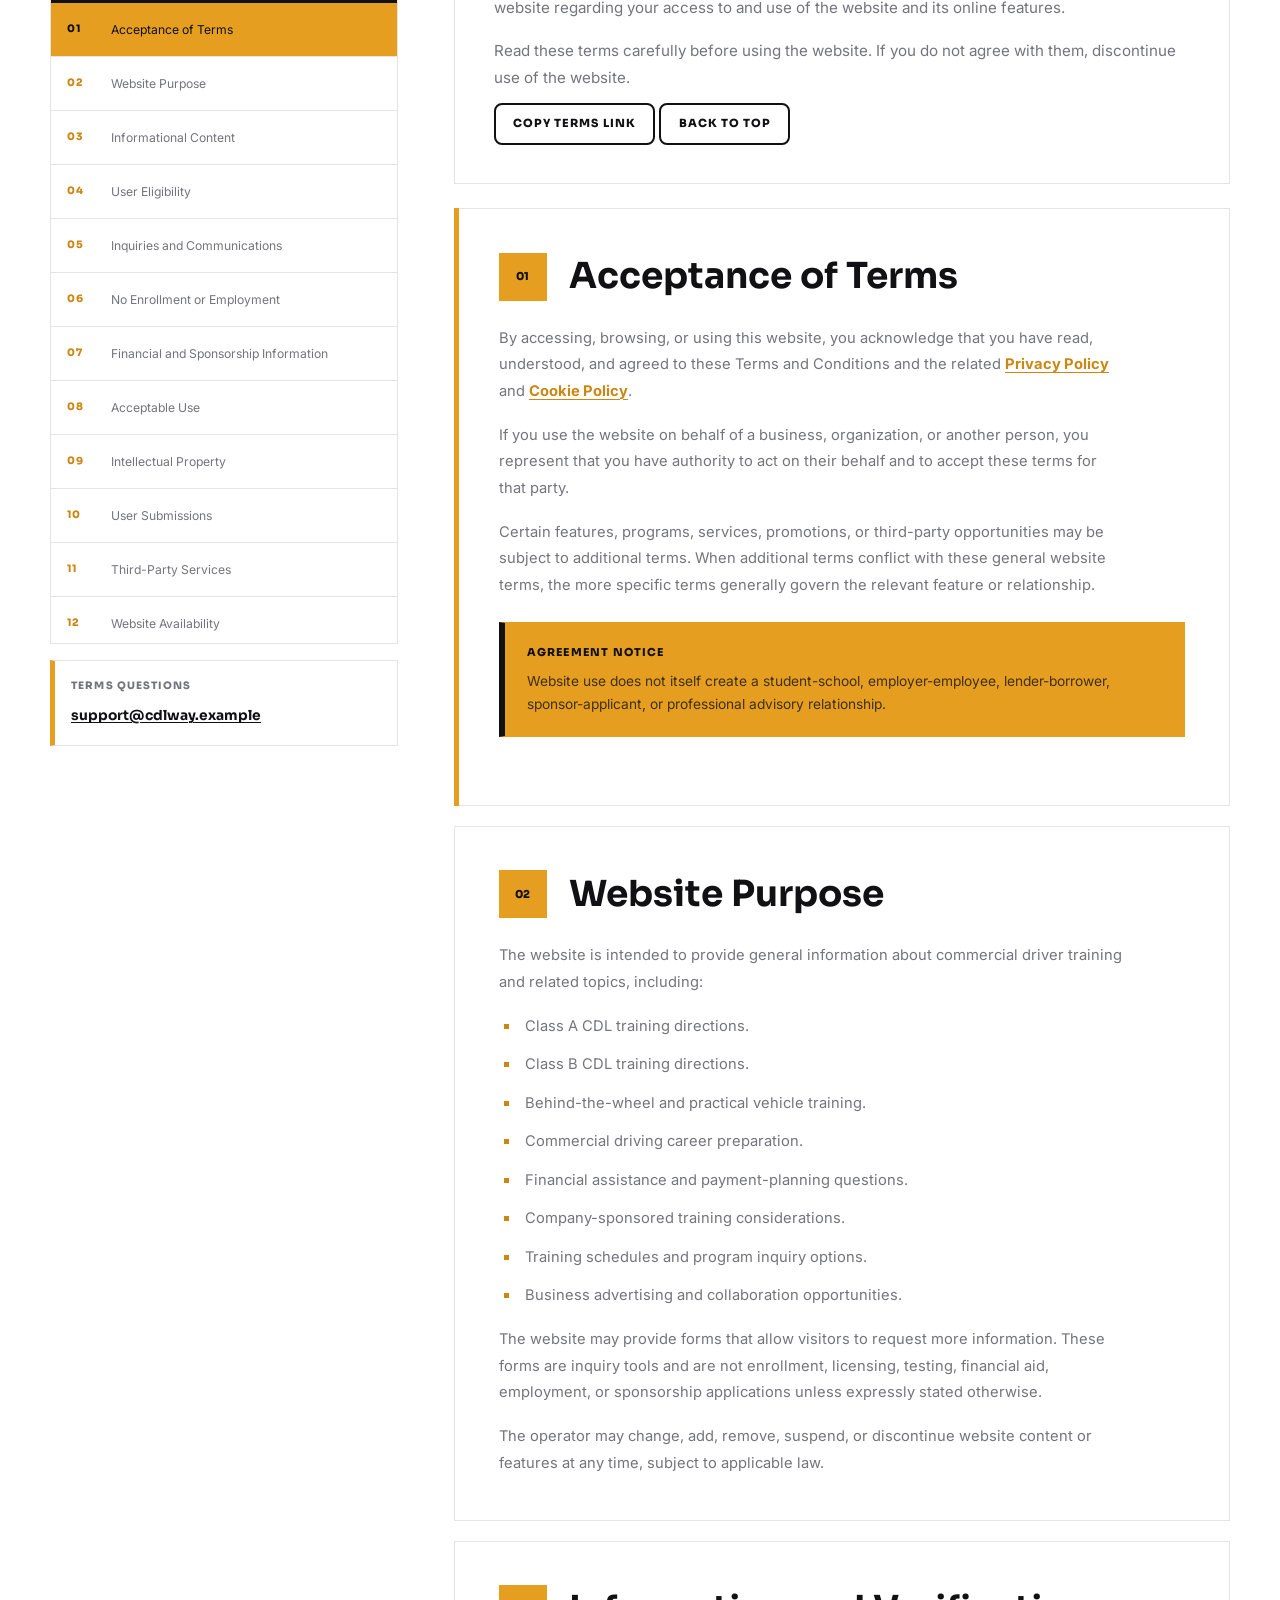
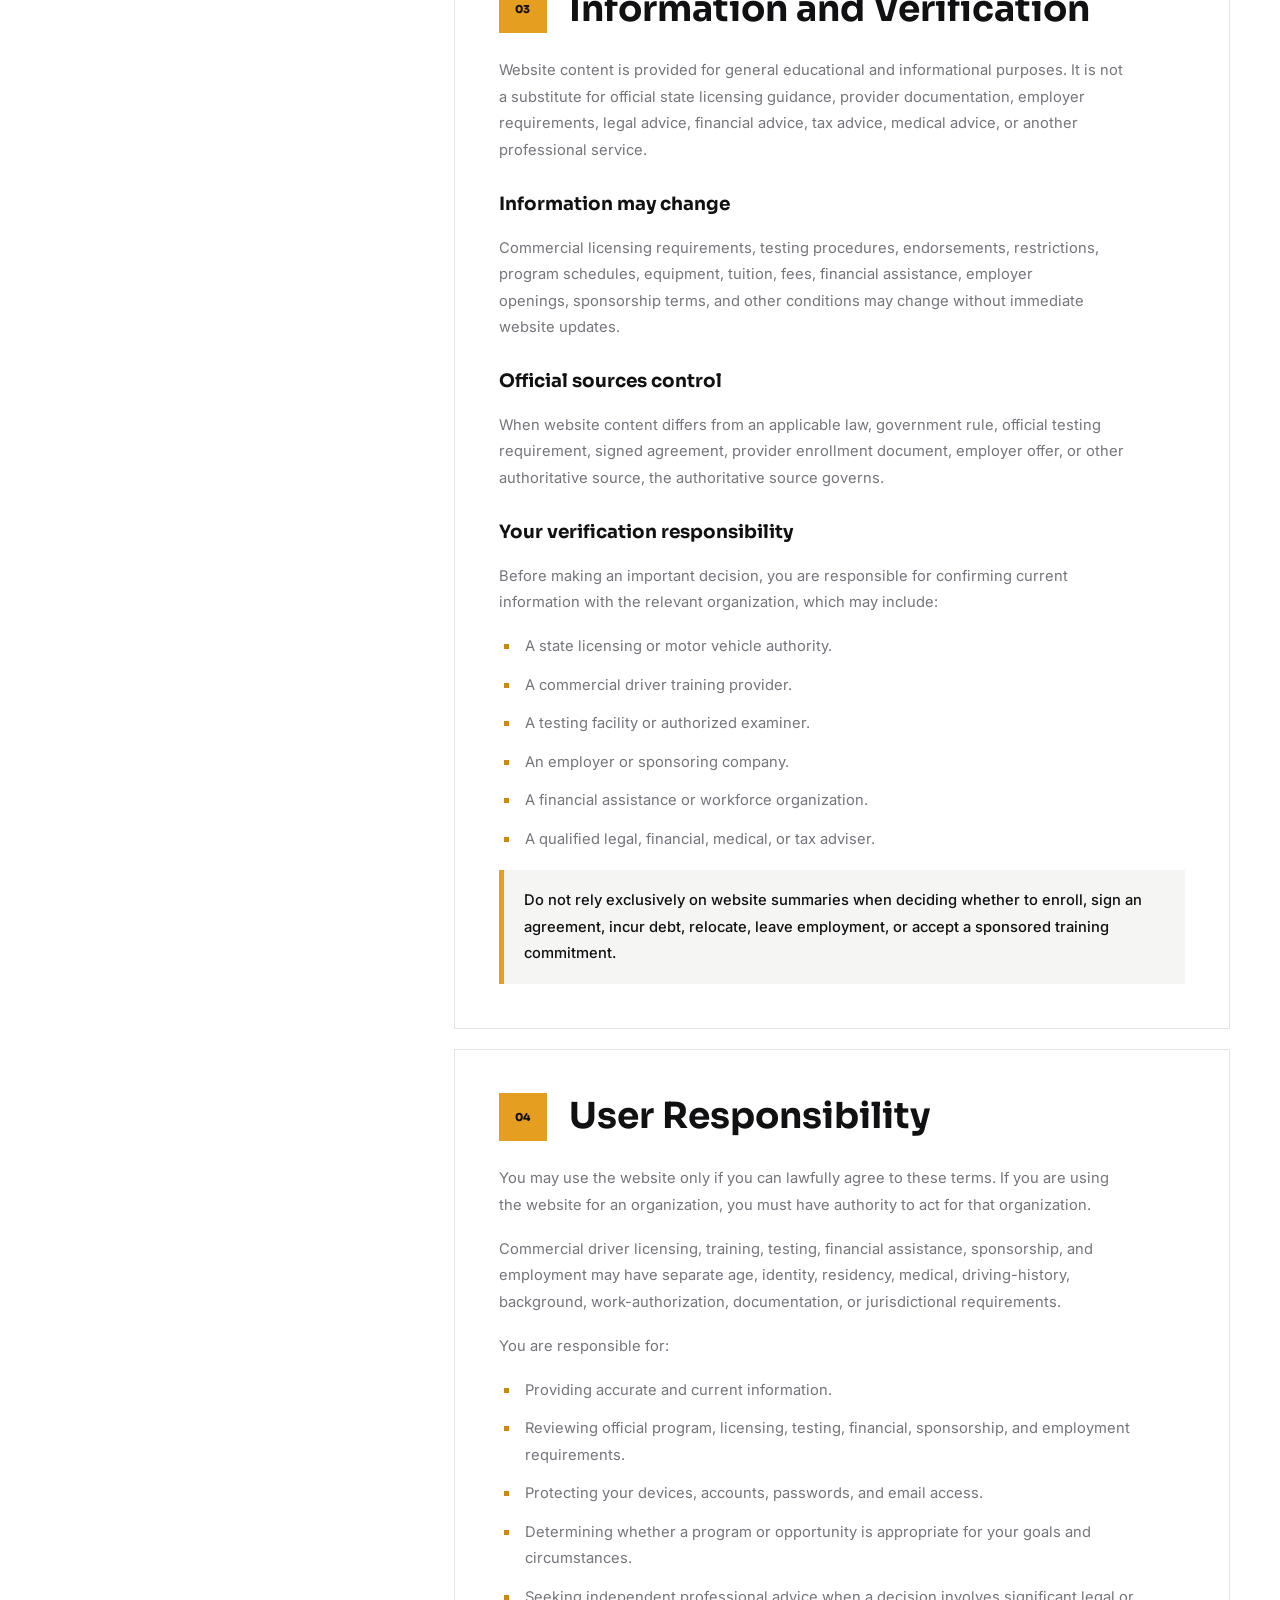
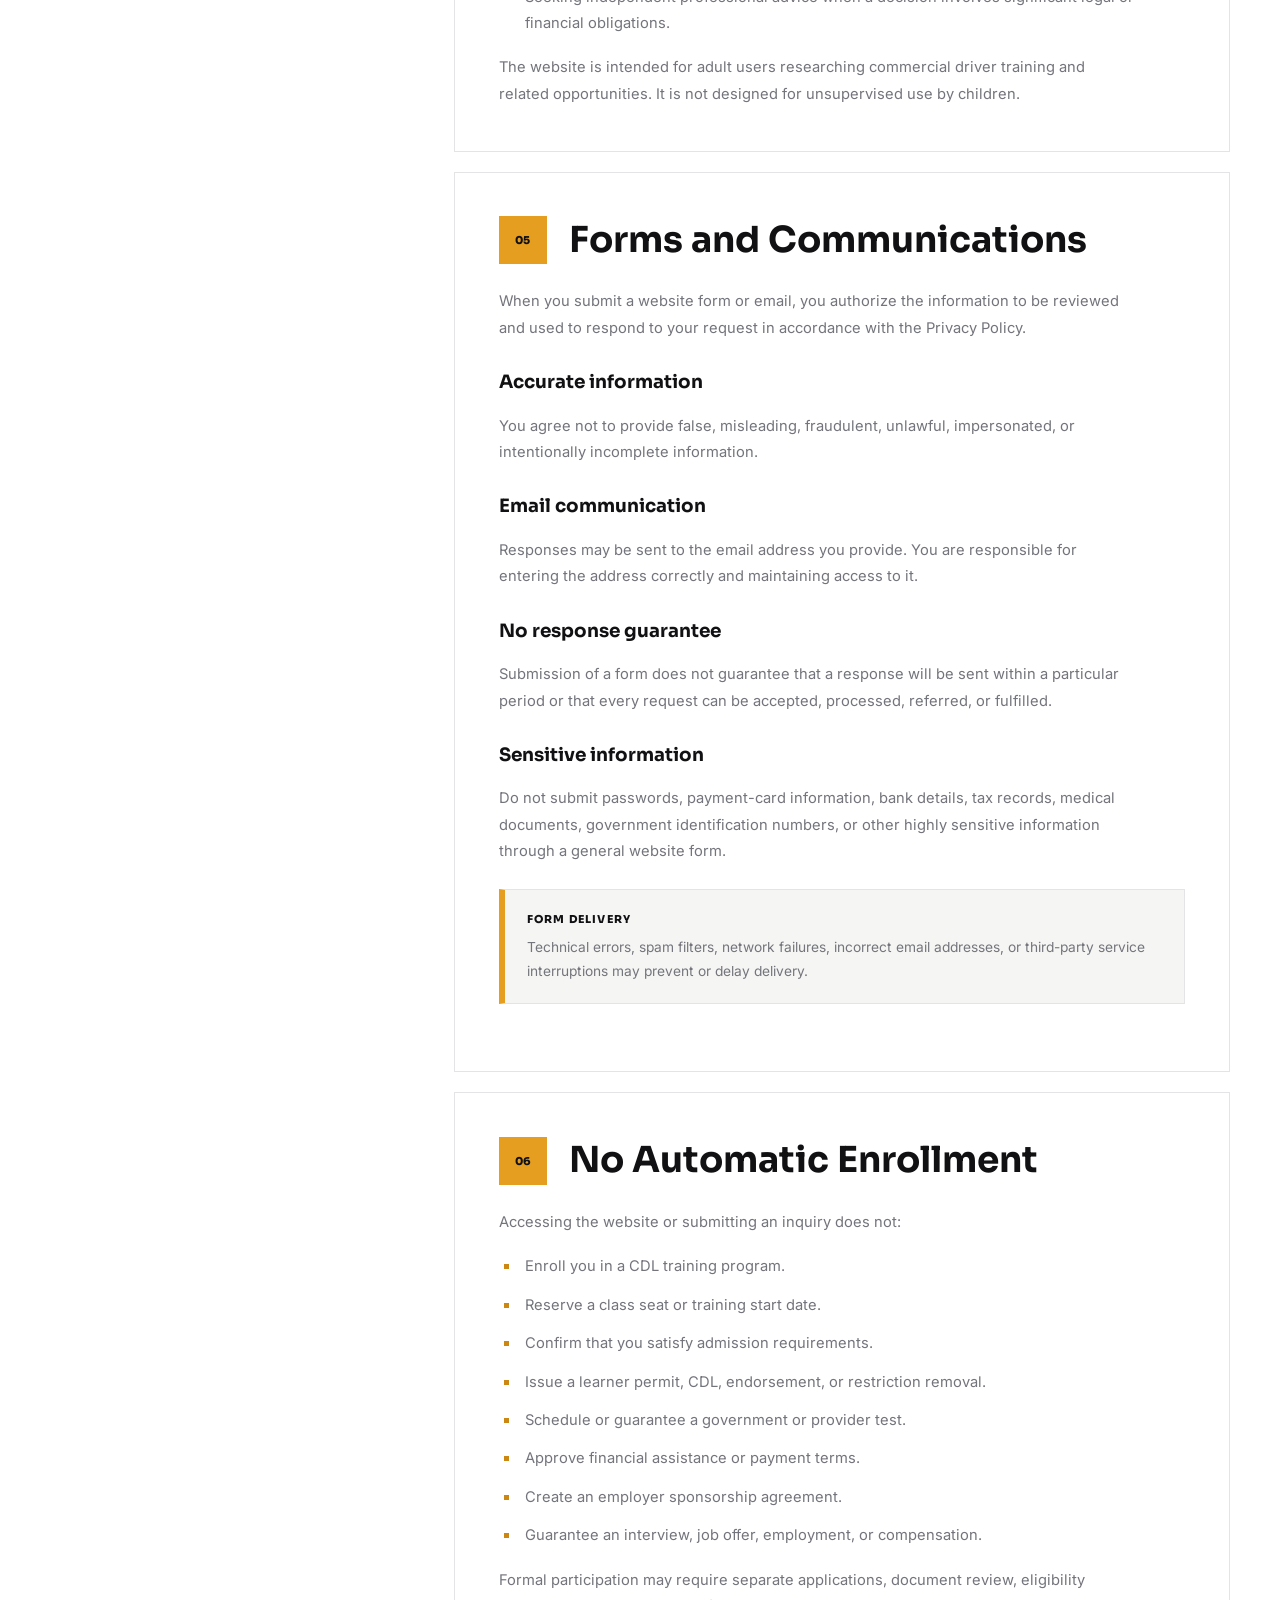
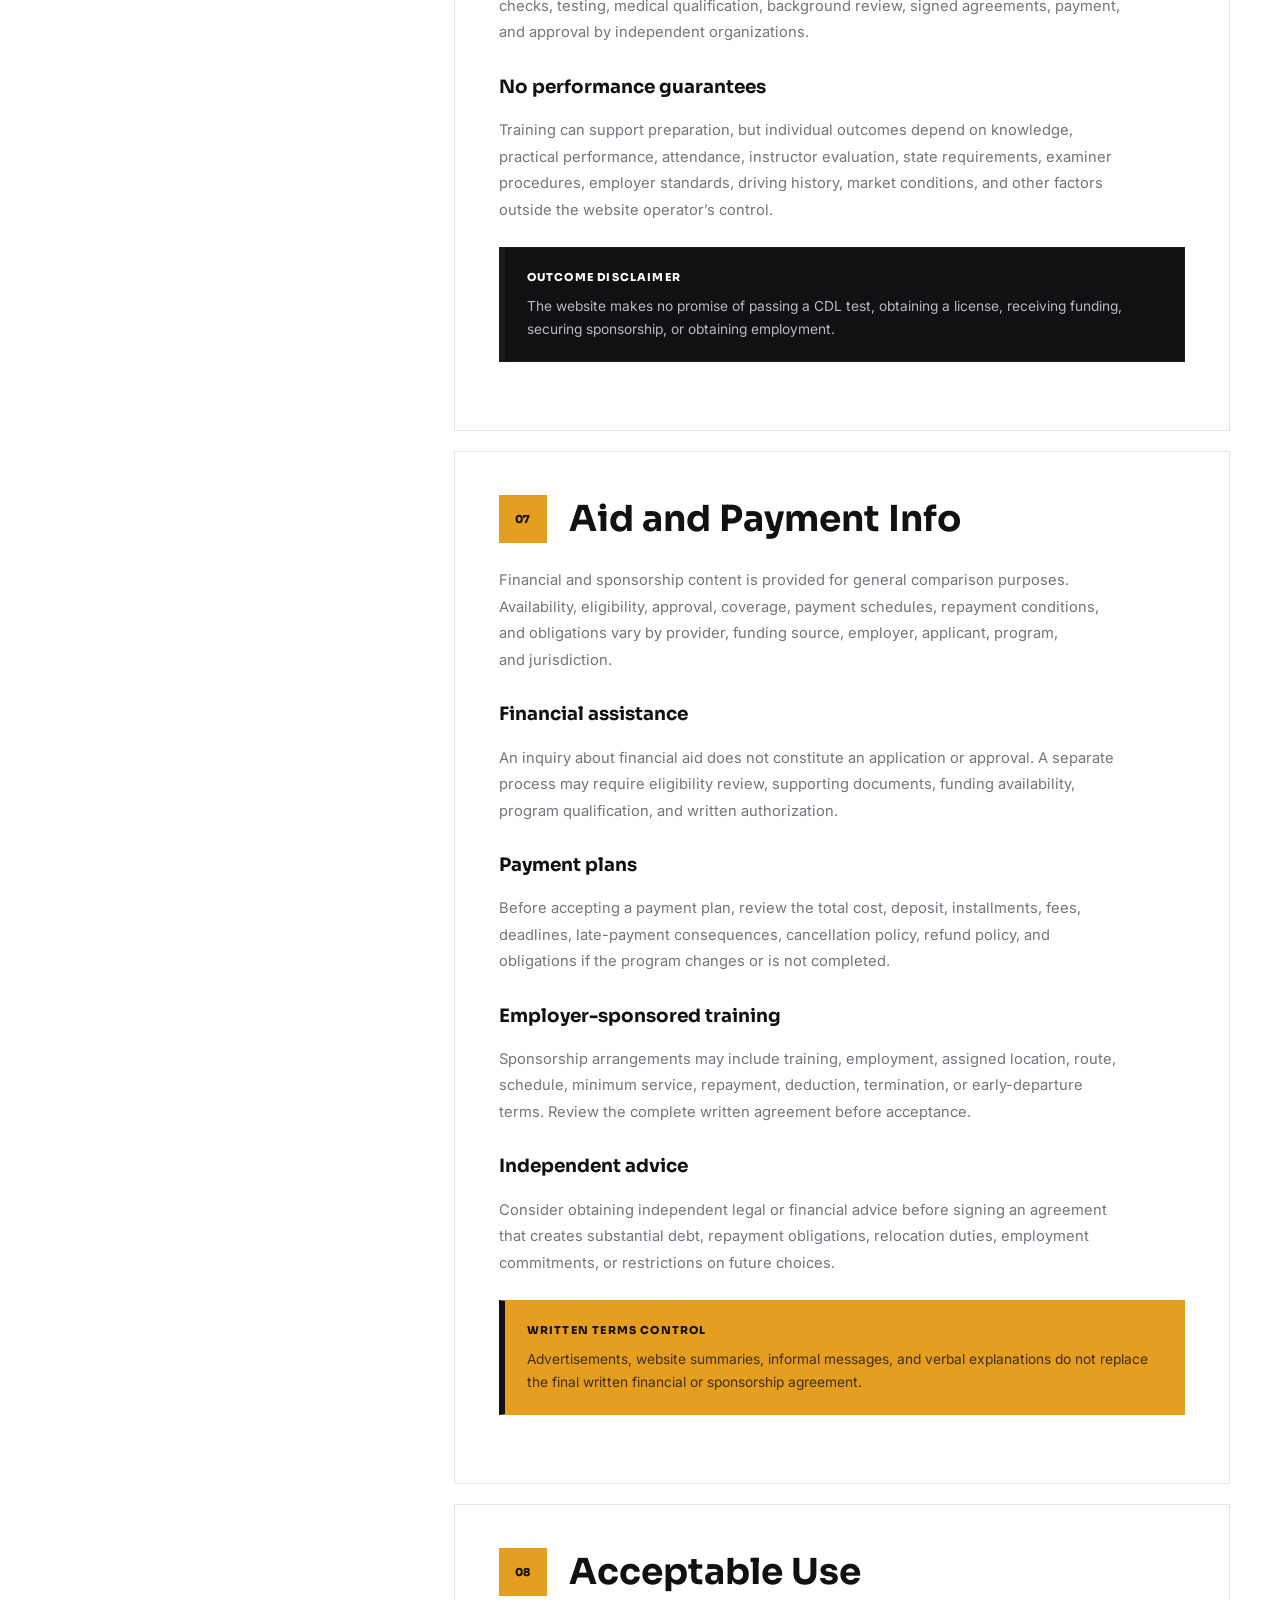
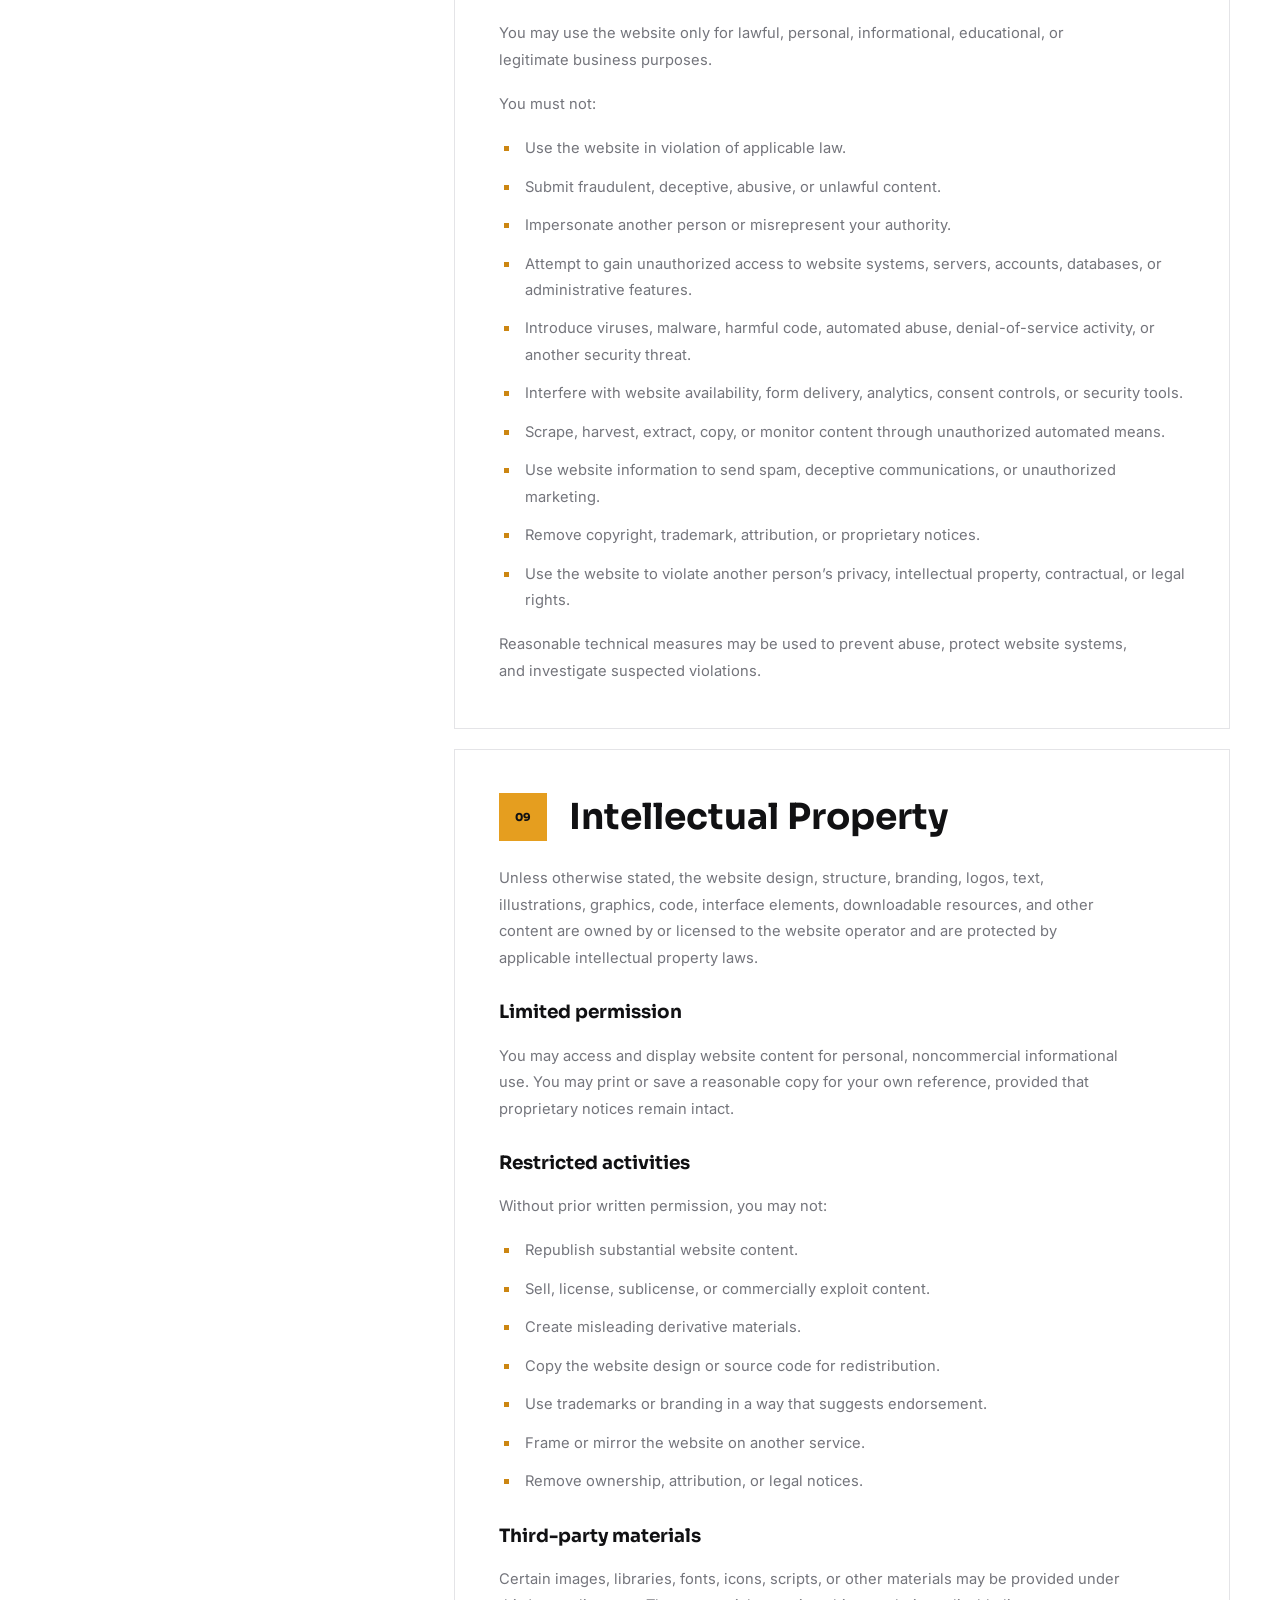
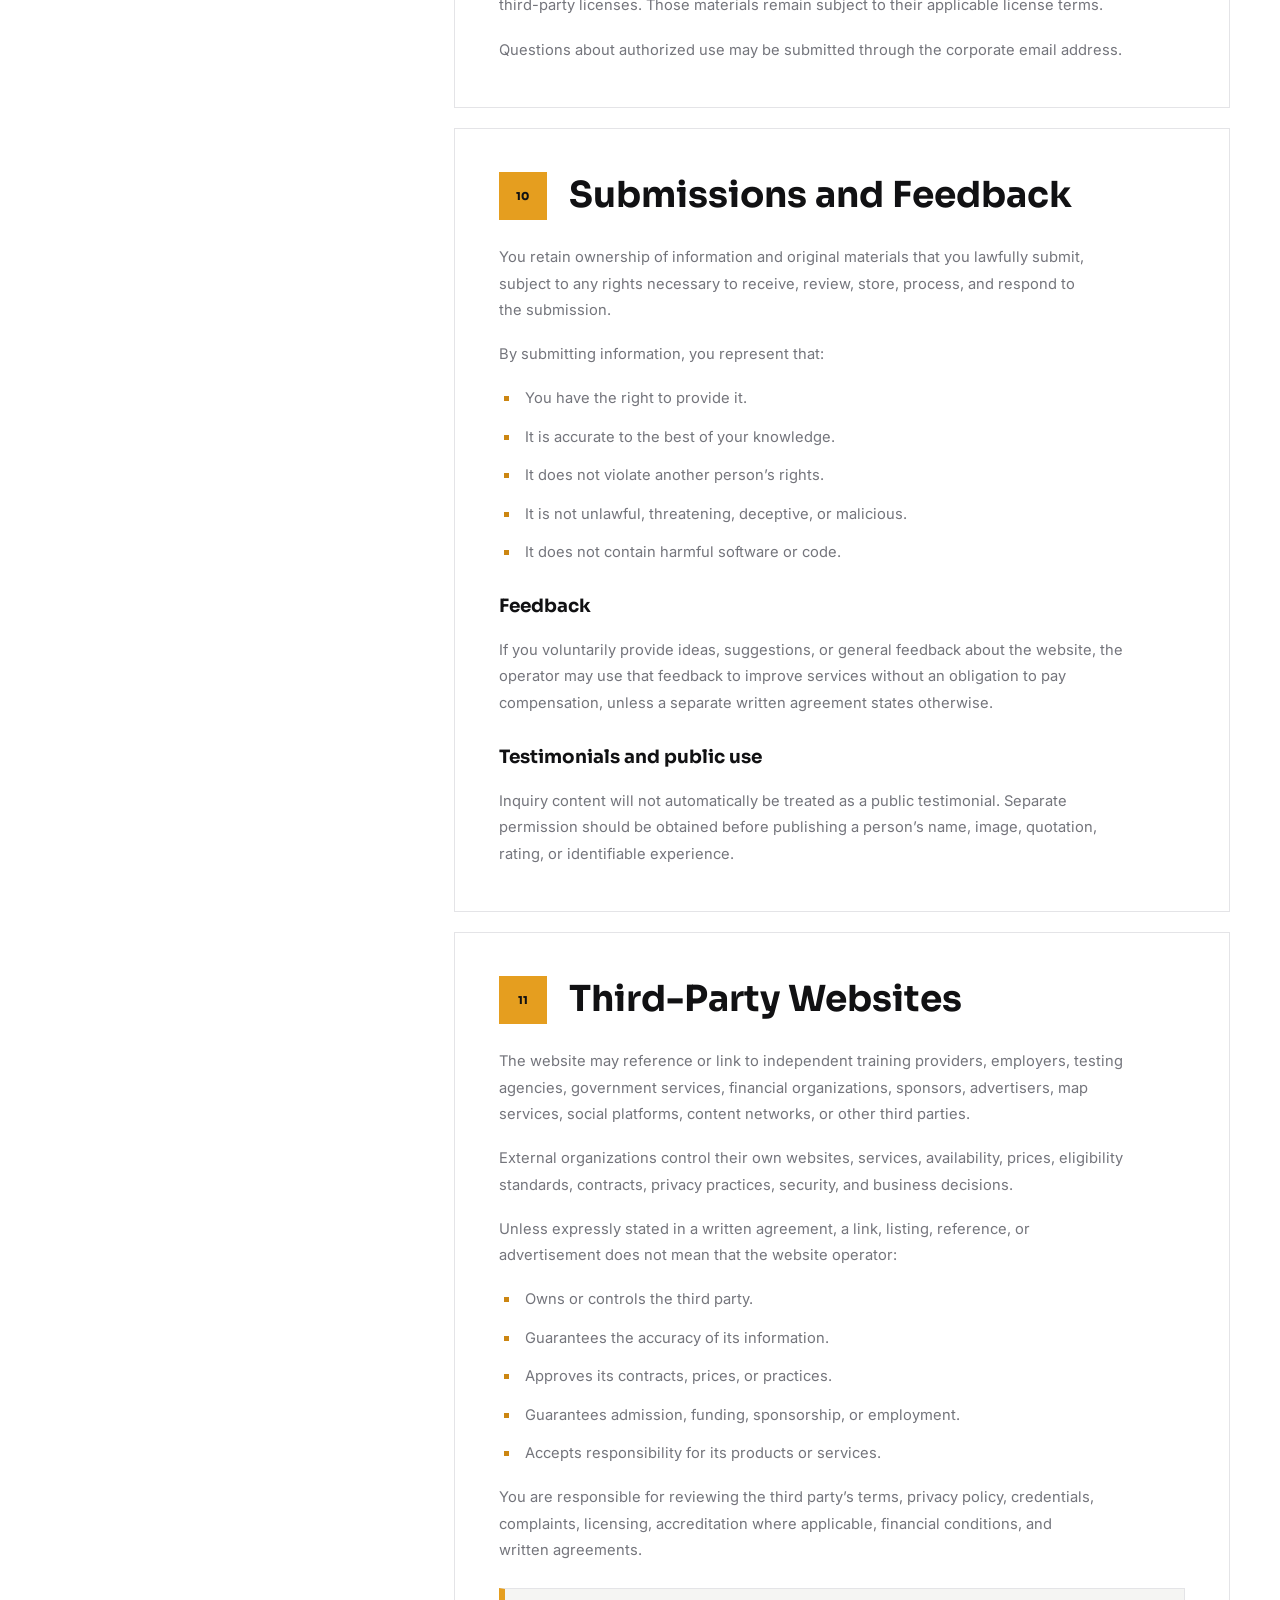
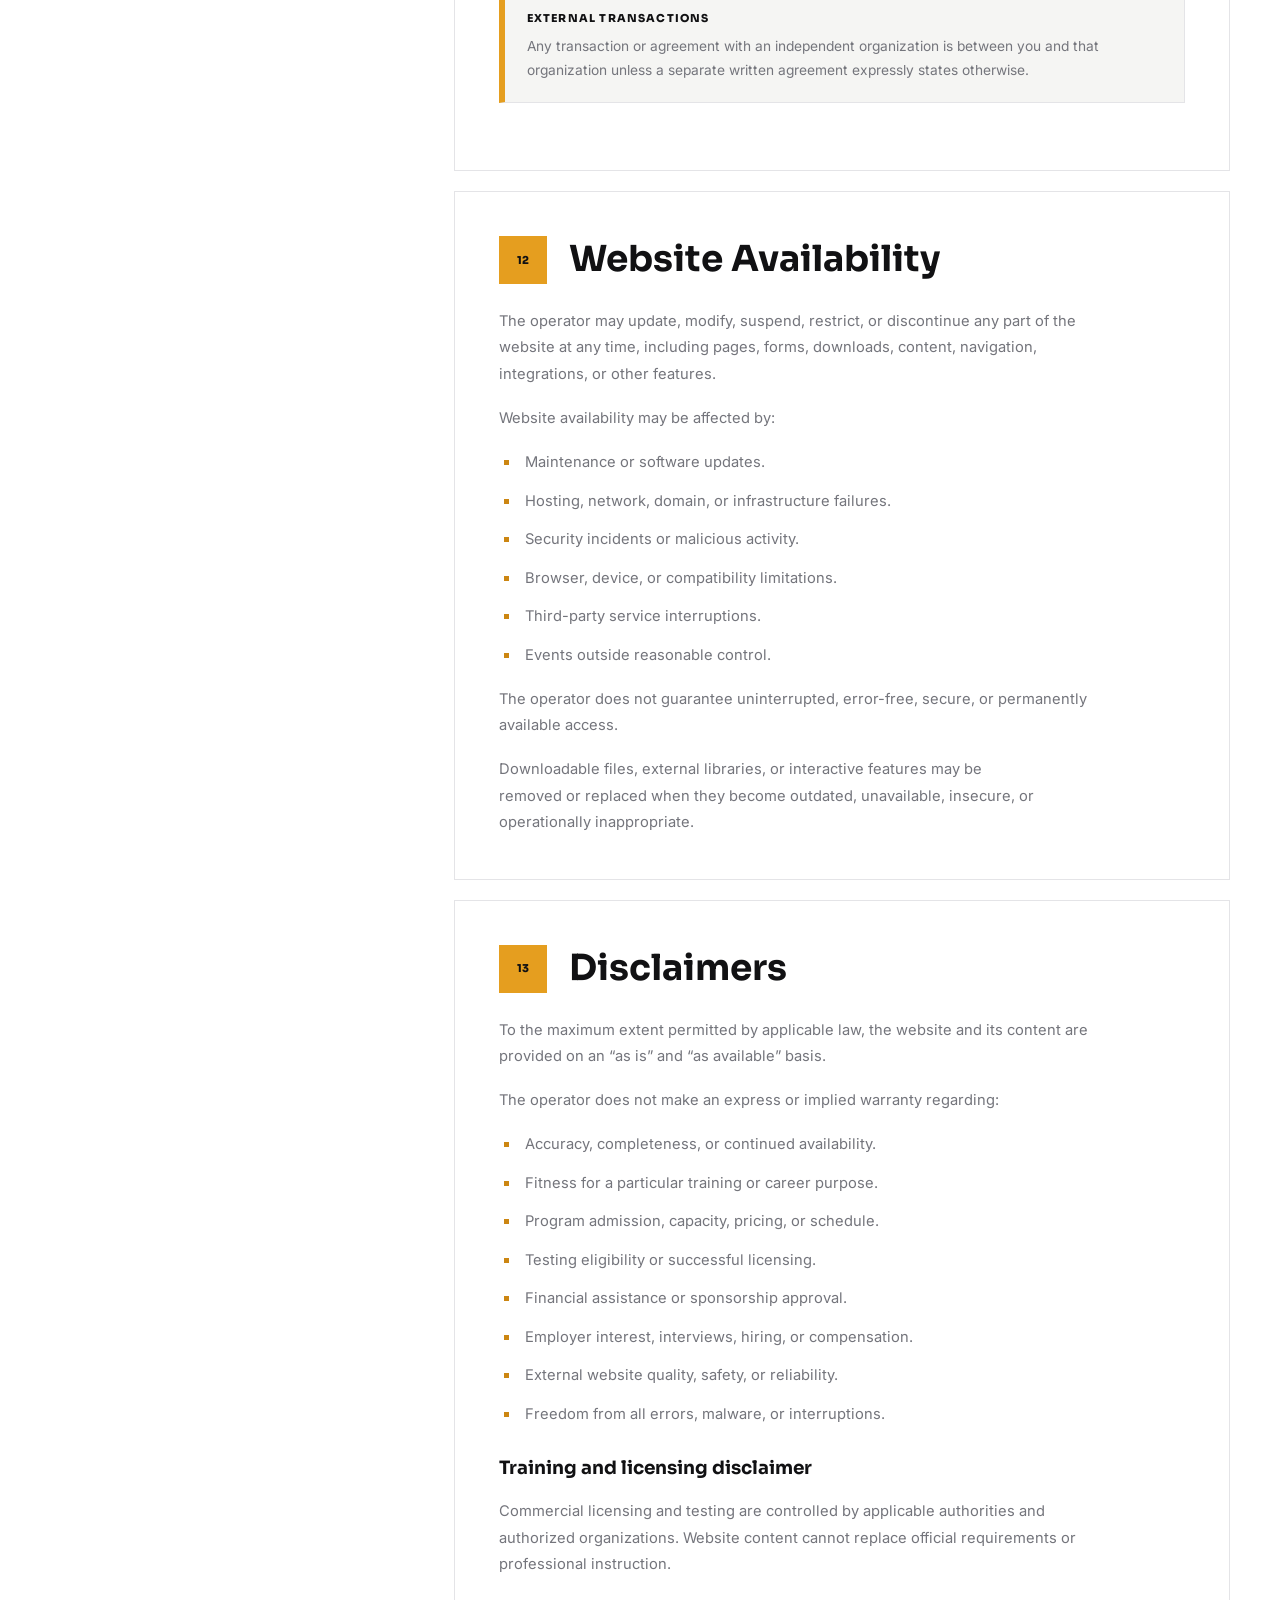
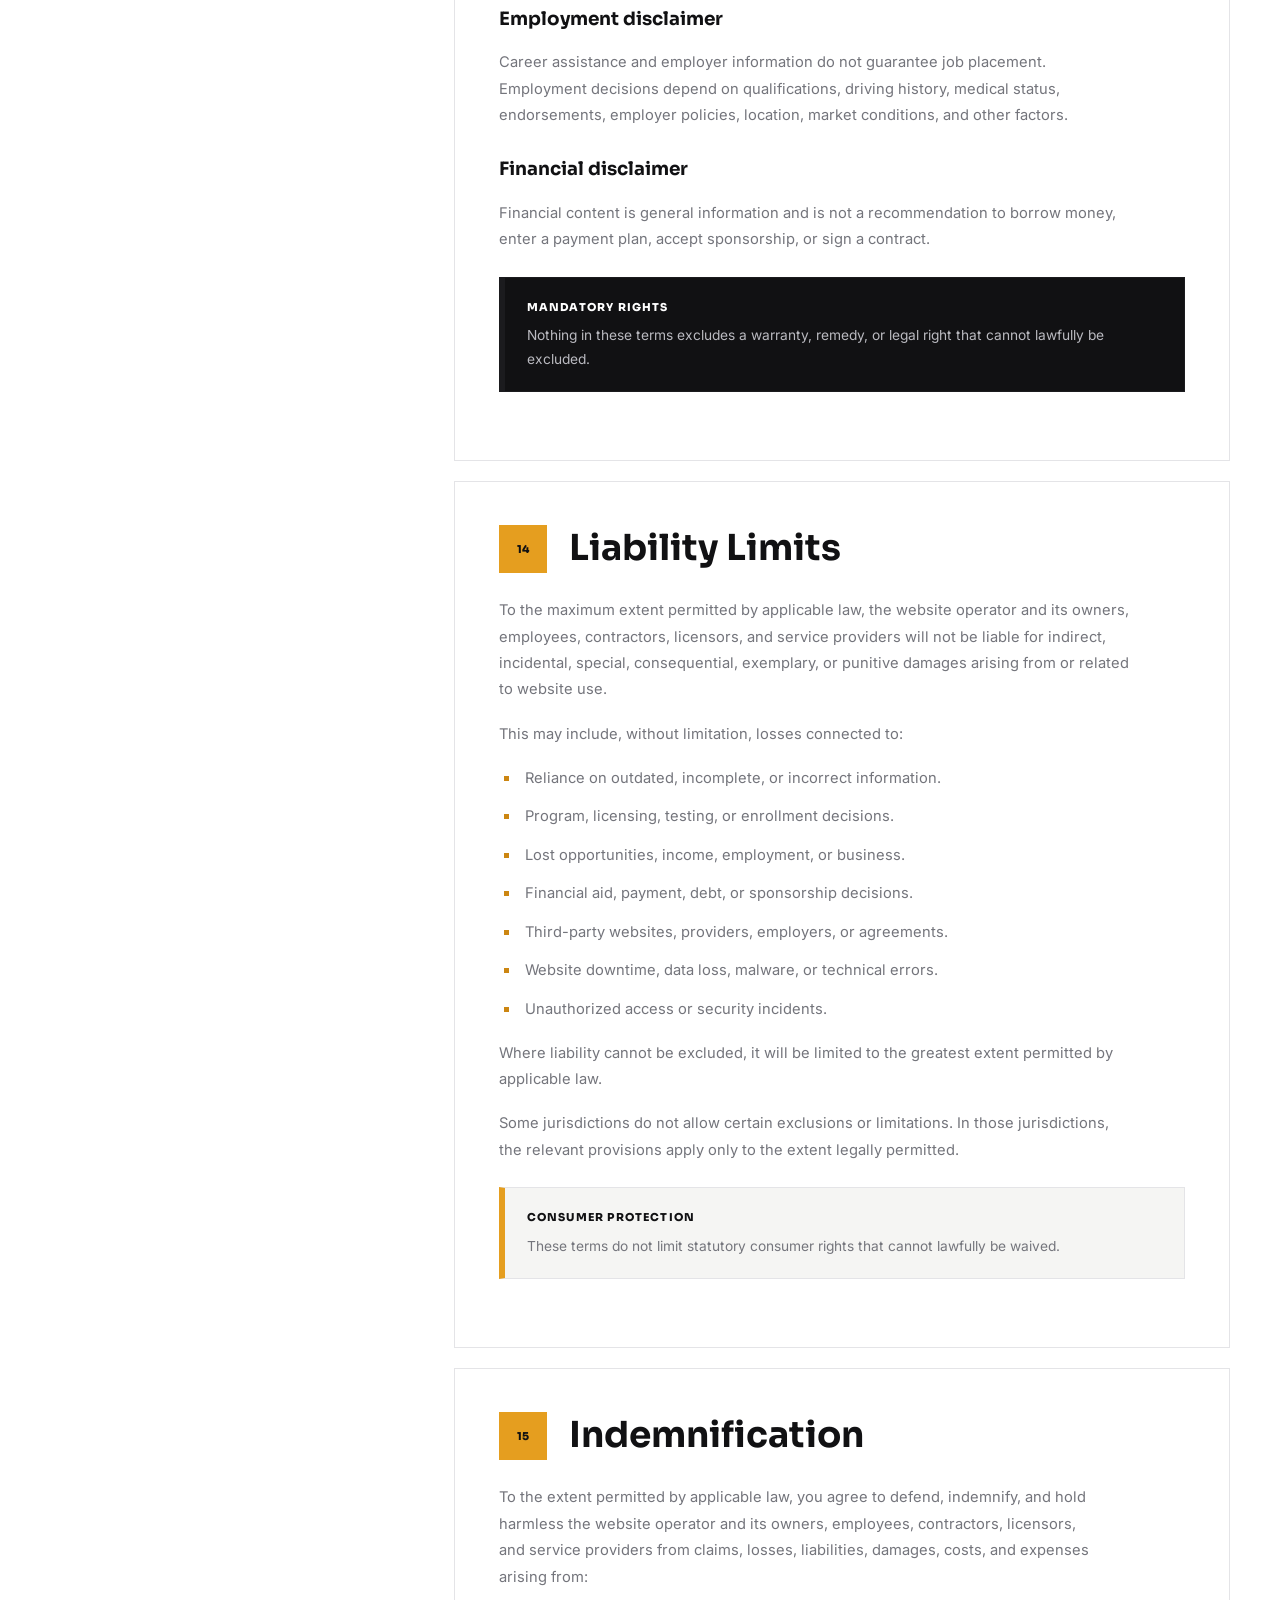
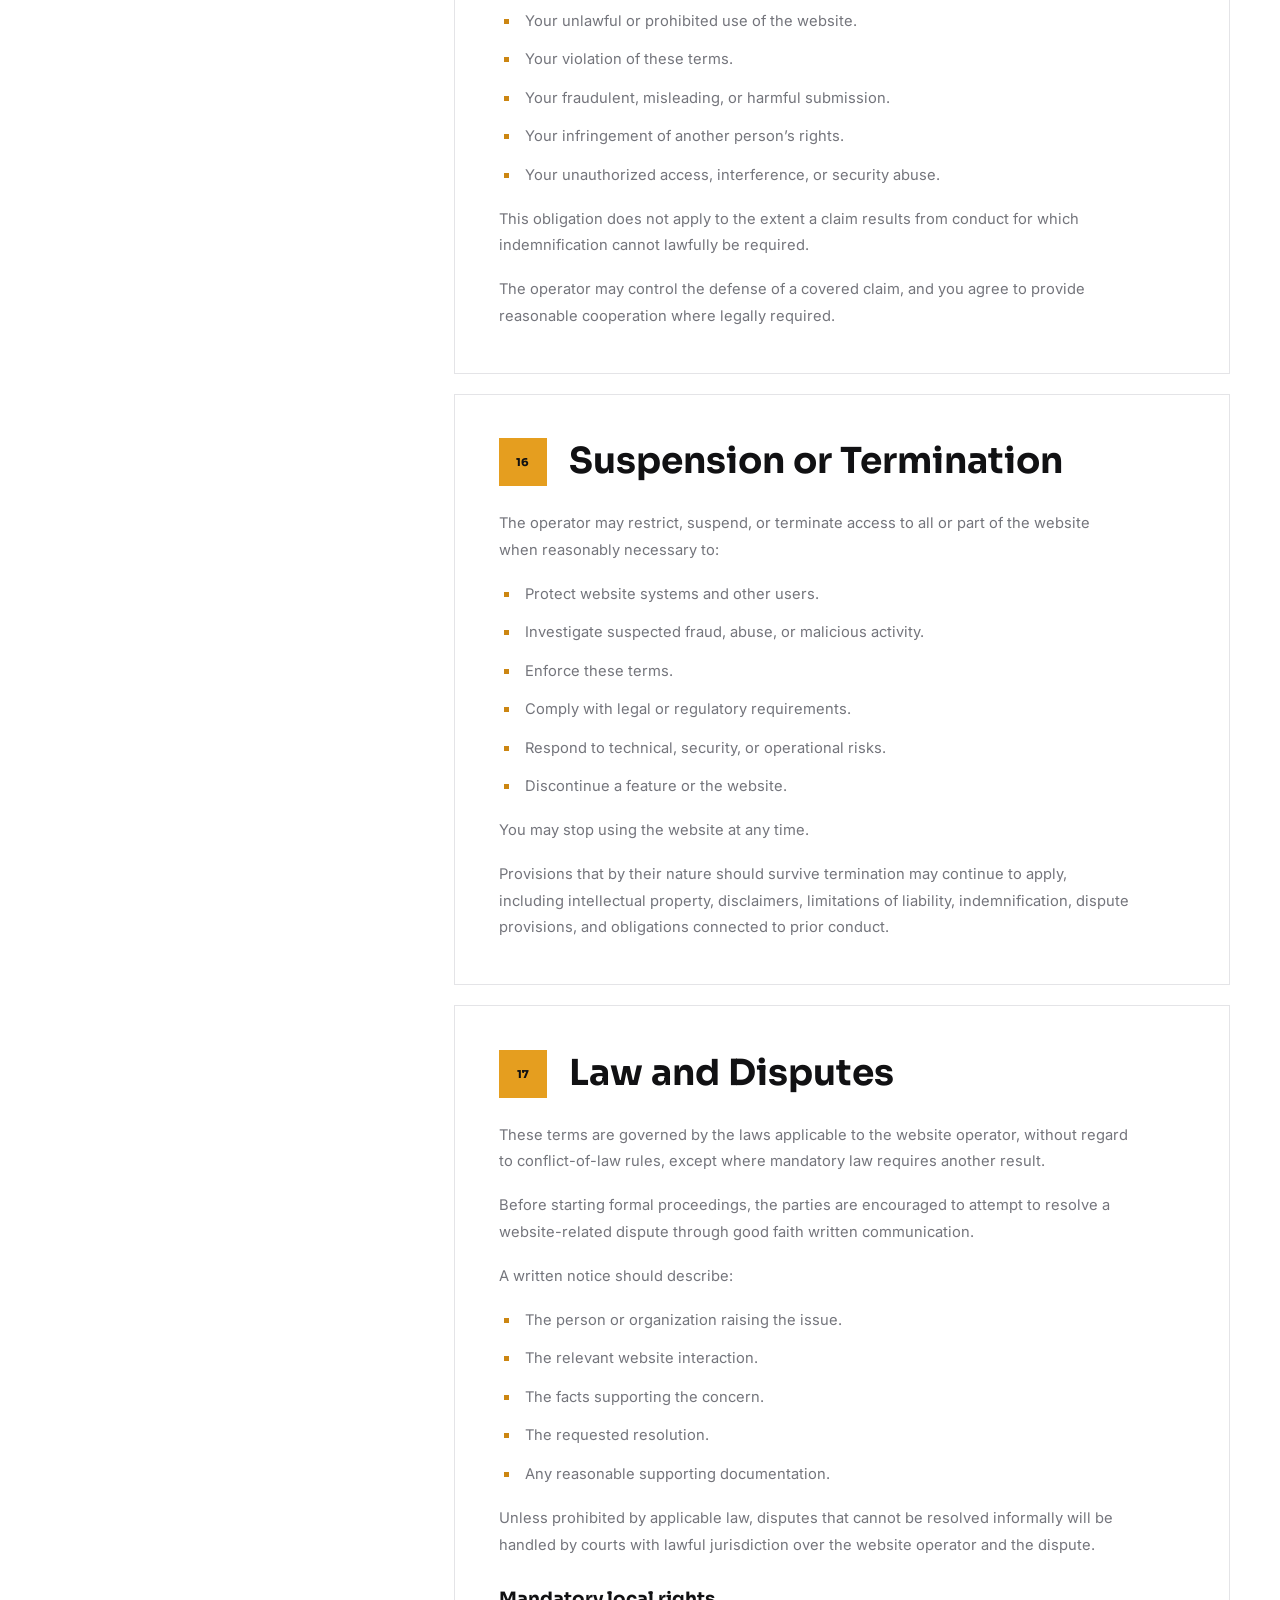
<file: legal/terms-and-conditions.html>
<!DOCTYPE html>
<html lang="en">
<head>
  <meta charset="UTF-8">

  <meta
    name="viewport"
    content="width=device-width, initial-scale=1, viewport-fit=cover"
  >

  <meta
    name="description"
    content="Read the CDLWAY Terms and Conditions governing use of this website, program information, inquiry forms, external links, intellectual property, disclaimers, and user responsibilities."
  >

  <meta name="theme-color" content="#111113">
  <meta name="robots" content="index, follow">

  <title>Terms &amp; Conditions | CDLWAY</title>

  <link
    rel="canonical"
    href="https://www.cdlway.example/legal/terms-and-conditions.html"
  >

  <meta
    property="og:title"
    content="Terms &amp; Conditions | CDLWAY"
  >

  <meta
    property="og:description"
    content="Review the terms governing access to and use of the CDLWAY website, content, forms, resources, and external services."
  >

  <meta property="og:type" content="website">

  <meta
    property="og:url"
    content="https://www.cdlway.example/legal/terms-and-conditions.html"
  >

  <meta
    property="og:image"
    content="https://www.cdlway.example/images/card-6.jpg"
  >

  <meta property="og:locale" content="en_US">

  <meta
    name="twitter:card"
    content="summary_large_image"
  >

  <meta
    name="twitter:title"
    content="Terms &amp; Conditions | CDLWAY"
  >

  <meta
    name="twitter:description"
    content="Review the CDLWAY website terms, disclaimers, responsibilities, and limitations."
  >

  <meta
    name="twitter:image"
    content="https://www.cdlway.example/images/card-4.jpg"
  >

  <link
    rel="icon"
    type="image/svg+xml"
    href="../assets/images/brand/truck-logo.svg"
  >

  <link rel="preconnect" href="https://fonts.googleapis.com">

  <link
    rel="preconnect"
    href="https://fonts.gstatic.com"
    crossorigin
  >

  <link
    href="https://fonts.googleapis.com/css2?family=Inter:wght@400;500;600;700&amp;family=Sora:wght@600;700;800&amp;display=swap"
    rel="stylesheet"
  >

  <link
    rel="stylesheet"
    href="https://cdn.jsdelivr.net/npm/aos@2.3.4/dist/aos.css"
  >

  <link
    rel="stylesheet"
    href="../assets/css/reset.css"
  >

  <link
    rel="stylesheet"
    href="../assets/css/global.css"
  >

  <link
    rel="stylesheet"
    href="../assets/css/components.css"
  >

  <link
    rel="stylesheet"
    href="css/legal.css"
  >

  <link
    rel="stylesheet"
    href="../assets/css/responsive.css"
  >
</head>

<body
  class="cdl-page legal-page legal-page--terms"
  data-page="legal"
  data-legal-key="terms"
  data-nav-key="terms"
  data-seo-key="termsAndConditions"
  data-page-title="Terms and Conditions"
>
  <noscript>
    <div class="cdl-noscript">
      JavaScript is not required to read these Terms and Conditions.
      Interactive section navigation may be limited.
    </div>
  </noscript>

  <div class="cdl-page-shell">
    <div data-site-header></div>

    <main id="main-content">
      <section
        class="legal-hero"
        aria-labelledby="terms-hero-title"
      >
        <div class="cdl-container legal-hero__container">
          <div class="legal-hero__content">
            <nav
              class="cdl-breadcrumbs legal-hero__breadcrumbs"
              aria-label="Breadcrumb"
            >
              <span class="cdl-breadcrumbs__item">
                <a
                  class="cdl-breadcrumbs__link"
                  href="../"
                >
                  Start
                </a>
              </span>

              <span class="cdl-breadcrumbs__item">
                <span class="cdl-breadcrumbs__current">
                  Legal
                </span>
              </span>

              <span class="cdl-breadcrumbs__item">
                <span
                  class="cdl-breadcrumbs__current"
                  aria-current="page"
                >
                  Terms &amp; Conditions
                </span>
              </span>
            </nav>

            <p class="legal-hero__eyebrow">
              Website Use Agreement
            </p>

            <h1
              class="legal-hero__title"
              id="terms-hero-title"
            >
              Terms &amp; Conditions
            </h1>

            <span
              class="legal-hero__line"
              aria-hidden="true"
            ></span>

            <p class="legal-hero__text">
              These terms govern access to and use of the <span data-config-text="brandName">CDLWAY</span> website,
              including its program information, training resources, inquiry
              forms, interactive features, and external links.
            </p>

            <div class="legal-hero__meta">
              <p class="legal-hero__meta-item">
                <strong>Effective date</strong>
                <span>August 6, 2026</span>
              </p>

              <p class="legal-hero__meta-item">
                <strong>Last updated</strong>
                <span>August 6, 2026</span>
              </p>

              <p class="legal-hero__meta-item">
                <strong>Applies to</strong>
                <span>This website and its online features</span>
              </p>
            </div>
          </div>


        </div>
      </section>

      <nav
        class="legal-switcher"
        aria-label="Legal documents"
      >
        <div class="cdl-container legal-switcher__container">
          <p class="legal-switcher__label">
            Legal Documents
          </p>

          <div class="legal-switcher__links">
            <a
              class="legal-switcher__link"
              href="privacy-policy.html"
              data-legal-key="privacy"
              data-legal-switcher-link
            >
              Privacy Policy
            </a>

            <a
              class="legal-switcher__link"
              href="terms-and-conditions.html"
              data-legal-key="terms"
              data-legal-switcher-link
            >
              Terms &amp; Conditions
            </a>

            <a
              class="legal-switcher__link"
              href="cookie-policy.html"
              data-legal-key="cookies"
              data-legal-switcher-link
            >
              Cookie Policy
            </a>
          </div>
        </div>
      </nav>

      <section
        class="cdl-section cdl-section--surface legal-summary"
        aria-labelledby="terms-summary-title"
      >
        <div class="cdl-container legal-summary__layout">
          <div
            class="legal-summary__content"
            data-aos="fade-up"
          >
            <p class="cdl-section__eyebrow">
              Terms Summary
            </p>

            <h2
              class="cdl-section__title"
              id="terms-summary-title"
            >
              Website Use Rules
            </h2>

            <p class="cdl-section__description">
              The website provides general information and inquiry tools. It
              does not itself issue commercial licenses, conduct government
              testing, guarantee enrollment, approve funding, or promise
              employment.
            </p>

            <div class="legal-summary__notice">
              Program requirements, tuition, schedules, assistance,
              sponsorships, licensing rules, testing procedures, and employer
              conditions must be confirmed through current official
              documentation.
            </div>

            <div class="cdl-btn-group">
              <button
                class="cdl-btn cdl-btn--accent cdl-btn--cut"
                type="button"
                data-legal-print
              >
                <span class="cdl-btn__label">
                  Print Terms
                </span>
              </button>

              <a
                class="cdl-btn cdl-btn--outline cdl-btn--pill"
                href="../contact/#request-info"
              >
                <span class="cdl-btn__label">
                  Contact Us
                </span>
              </a>
            </div>
          </div>

          <div class="legal-summary__cards">
            <article
              class="legal-summary__card"
              data-aos="fade-up"
            >
              <span>01 / Information</span>

              <h3>General Educational Content</h3>

              <p>
                Website content is intended to help visitors explore CDL
                training paths, practical instruction, financial questions,
                career support, and employer-sponsored options.
              </p>
            </article>

            <article
              class="legal-summary__card"
              data-aos="fade-up"
              data-aos-delay="80"
            >
              <span>02 / No Guarantees</span>

              <h3>Outcomes Depend on External Factors</h3>

              <p>
                The website does not guarantee licensing, testing success,
                program admission, financial assistance, sponsorship,
                interviews, employment, compensation, or career outcomes.
              </p>
            </article>

            <article
              class="legal-summary__card"
              data-aos="fade-up"
              data-aos-delay="160"
            >
              <span>03 / Responsibilities</span>

              <h3>Use the Website Lawfully</h3>

              <p>
                Visitors must provide accurate information, respect intellectual
                property, avoid harmful activity, and independently verify
                important decisions.
              </p>
            </article>

            <article
              class="legal-summary__card"
              data-aos="fade-up"
              data-aos-delay="240"
            >
              <span>04 / External Services</span>

              <h3>Third Parties Have Their Own Terms</h3>

              <p>
                Driving schools, employers, testing agencies, financial
                providers, sponsors, and external websites operate under their
                own policies and agreements.
              </p>
            </article>
          </div>
        </div>
      </section>

      <section
        class="cdl-section cdl-section--light legal-document"
        aria-labelledby="terms-document-title"
      >
        <div class="cdl-container legal-document__layout">
          <aside
            class="legal-document__sidebar"
            aria-label="Terms and Conditions contents"
          >
            <div class="legal-document__sidebar-card">
              <div class="legal-document__sidebar-header">
                <span>Document Navigation</span>

                <h2 id="terms-document-title">
                  Terms &amp; Conditions Contents
                </h2>
              </div>

              <nav
                class="legal-toc"
                aria-label="Terms and Conditions sections"
              >
                <a
                  class="legal-toc__link"
                  href="#acceptance-of-terms"
                >
                  <span class="legal-toc__index">01</span>
                  <span>Acceptance of Terms</span>
                </a>

                <a
                  class="legal-toc__link"
                  href="#website-purpose"
                >
                  <span class="legal-toc__index">02</span>
                  <span>Website Purpose</span>
                </a>

                <a
                  class="legal-toc__link"
                  href="#informational-content"
                >
                  <span class="legal-toc__index">03</span>
                  <span>Informational Content</span>
                </a>

                <a
                  class="legal-toc__link"
                  href="#eligibility-and-responsibility"
                >
                  <span class="legal-toc__index">04</span>
                  <span>User Eligibility</span>
                </a>

                <a
                  class="legal-toc__link"
                  href="#inquiries-and-communications"
                >
                  <span class="legal-toc__index">05</span>
                  <span>Inquiries and Communications</span>
                </a>

                <a
                  class="legal-toc__link"
                  href="#no-enrollment-or-employment"
                >
                  <span class="legal-toc__index">06</span>
                  <span>No Enrollment or Employment</span>
                </a>

                <a
                  class="legal-toc__link"
                  href="#financial-and-sponsorship-information"
                >
                  <span class="legal-toc__index">07</span>
                  <span>Financial and Sponsorship Information</span>
                </a>

                <a
                  class="legal-toc__link"
                  href="#acceptable-use"
                >
                  <span class="legal-toc__index">08</span>
                  <span>Acceptable Use</span>
                </a>

                <a
                  class="legal-toc__link"
                  href="#intellectual-property"
                >
                  <span class="legal-toc__index">09</span>
                  <span>Intellectual Property</span>
                </a>

                <a
                  class="legal-toc__link"
                  href="#user-submissions"
                >
                  <span class="legal-toc__index">10</span>
                  <span>User Submissions</span>
                </a>

                <a
                  class="legal-toc__link"
                  href="#third-party-services"
                >
                  <span class="legal-toc__index">11</span>
                  <span>Third-Party Services</span>
                </a>

                <a
                  class="legal-toc__link"
                  href="#website-availability"
                >
                  <span class="legal-toc__index">12</span>
                  <span>Website Availability</span>
                </a>

                <a
                  class="legal-toc__link"
                  href="#disclaimers"
                >
                  <span class="legal-toc__index">13</span>
                  <span>Disclaimers</span>
                </a>

                <a
                  class="legal-toc__link"
                  href="#limitation-of-liability"
                >
                  <span class="legal-toc__index">14</span>
                  <span>Liability Limits</span>
                </a>

                <a
                  class="legal-toc__link"
                  href="#indemnification"
                >
                  <span class="legal-toc__index">15</span>
                  <span>Indemnification</span>
                </a>

                <a
                  class="legal-toc__link"
                  href="#termination"
                >
                  <span class="legal-toc__index">16</span>
                  <span>Suspension or Termination</span>
                </a>

                <a
                  class="legal-toc__link"
                  href="#governing-law"
                >
                  <span class="legal-toc__index">17</span>
                  <span>Law and Disputes</span>
                </a>

                <a
                  class="legal-toc__link"
                  href="#changes-to-terms"
                >
                  <span class="legal-toc__index">18</span>
                  <span>Terms Changes</span>
                </a>

                <a
                  class="legal-toc__link"
                  href="#terms-contact"
                >
                  <span class="legal-toc__index">19</span>
                  <span>Contact Information</span>
                </a>
              </nav>
            </div>

            <div class="legal-document__sidebar-contact">
              <span>Terms Questions</span>

              <a
                href="mailto:hello@cdlway.example"
                data-config-mailto="corporateEmail"
                data-config-text="corporateEmail"
              >
                hello@cdlway.example
              </a>
            </div>
          </aside>

          <article class="legal-document__content">
            <div
              class="legal-document__intro"
              data-aos="fade-up"
            >
              <p>
                These Terms and Conditions form an agreement between you and
                the operator of the <span data-config-text="brandName">CDLWAY</span> website regarding your access to and
                use of the website and its online features.
              </p>

              <p>
                Read these terms carefully before using the website. If you do
                not agree with them, discontinue use of the website.
              </p>

              <div class="cdl-btn-group">
                <button
                  class="cdl-btn cdl-btn--outline cdl-btn--small"
                  type="button"
                  data-legal-copy-section
                >
                  <span class="cdl-btn__label">
                    Copy Terms Link
                  </span>
                </button>

                <button
                  class="cdl-btn cdl-btn--outline cdl-btn--small"
                  type="button"
                  data-legal-back-to-top
                >
                  <span class="cdl-btn__label">
                    Back to Top
                  </span>
                </button>
              </div>
            </div>

            <section
              class="legal-section"
              id="acceptance-of-terms"
              data-aos="fade-up"
              aria-labelledby="acceptance-of-terms-title"
            >
              <header class="legal-section__header">
                <span class="legal-section__index">
                  01
                </span>

                <h2
                  class="legal-section__title"
                  id="acceptance-of-terms-title"
                >
                  Acceptance of Terms
                </h2>
              </header>

              <div class="legal-section__content">
                <p>
                  By accessing, browsing, or using this website, you acknowledge
                  that you have read, understood, and agreed to these Terms and
                  Conditions and the related
                  <a href="privacy-policy.html">Privacy Policy</a>
                  and
                  <a href="cookie-policy.html">Cookie Policy</a>.
                </p>

                <p>
                  If you use the website on behalf of a business,
                  organization, or another person, you represent that you have
                  authority to act on their behalf and to accept these terms for
                  that party.
                </p>

                <p>
                  Certain features, programs, services, promotions, or
                  third-party opportunities may be subject to additional terms.
                  When additional terms conflict with these general website
                  terms, the more specific terms generally govern the relevant
                  feature or relationship.
                </p>

                <div class="legal-callout legal-callout--accent">
                  <span class="legal-callout__label">
                    Agreement Notice
                  </span>

                  Website use does not itself create a student-school,
                  employer-employee, lender-borrower, sponsor-applicant, or
                  professional advisory relationship.
                </div>
              </div>
            </section>

            <section
              class="legal-section"
              id="website-purpose"
              data-aos="fade-up"
              aria-labelledby="website-purpose-title"
            >
              <header class="legal-section__header">
                <span class="legal-section__index">
                  02
                </span>

                <h2
                  class="legal-section__title"
                  id="website-purpose-title"
                >
                  Website Purpose
                </h2>
              </header>

              <div class="legal-section__content">
                <p>
                  The website is intended to provide general information about
                  commercial driver training and related topics, including:
                </p>

                <ul>
                  <li>Class A CDL training directions.</li>
                  <li>Class B CDL training directions.</li>
                  <li>Behind-the-wheel and practical vehicle training.</li>
                  <li>Commercial driving career preparation.</li>
                  <li>Financial assistance and payment-planning questions.</li>
                  <li>Company-sponsored training considerations.</li>
                  <li>Training schedules and program inquiry options.</li>
                  <li>Business advertising and collaboration opportunities.</li>
                </ul>

                <p>
                  The website may provide forms that allow visitors to request
                  more information. These forms are inquiry tools and are not
                  enrollment, licensing, testing, financial aid, employment, or
                  sponsorship applications unless expressly stated otherwise.
                </p>

                <p>
                  The operator may change, add, remove, suspend, or discontinue
                  website content or features at any time, subject to applicable
                  law.
                </p>
              </div>
            </section>

            <section
              class="legal-section"
              id="informational-content"
              data-aos="fade-up"
              aria-labelledby="informational-content-title"
            >
              <header class="legal-section__header">
                <span class="legal-section__index">
                  03
                </span>

                <h2
                  class="legal-section__title"
                  id="informational-content-title"
                >
                  Information and Verification
                </h2>
              </header>

              <div class="legal-section__content">
                <p>
                  Website content is provided for general educational and
                  informational purposes. It is not a substitute for official
                  state licensing guidance, provider documentation, employer
                  requirements, legal advice, financial advice, tax advice,
                  medical advice, or another professional service.
                </p>

                <h3>Information may change</h3>

                <p>
                  Commercial licensing requirements, testing procedures,
                  endorsements, restrictions, program schedules, equipment,
                  tuition, fees, financial assistance, employer openings,
                  sponsorship terms, and other conditions may change without
                  immediate website updates.
                </p>

                <h3>Official sources control</h3>

                <p>
                  When website content differs from an applicable law,
                  government rule, official testing requirement, signed
                  agreement, provider enrollment document, employer offer, or
                  other authoritative source, the authoritative source governs.
                </p>

                <h3>Your verification responsibility</h3>

                <p>
                  Before making an important decision, you are responsible for
                  confirming current information with the relevant organization,
                  which may include:
                </p>

                <ul>
                  <li>A state licensing or motor vehicle authority.</li>
                  <li>A commercial driver training provider.</li>
                  <li>A testing facility or authorized examiner.</li>
                  <li>An employer or sponsoring company.</li>
                  <li>A financial assistance or workforce organization.</li>
                  <li>A qualified legal, financial, medical, or tax adviser.</li>
                </ul>

                <blockquote>
                  Do not rely exclusively on website summaries when deciding
                  whether to enroll, sign an agreement, incur debt, relocate,
                  leave employment, or accept a sponsored training commitment.
                </blockquote>
              </div>
            </section>

            <section
              class="legal-section"
              id="eligibility-and-responsibility"
              data-aos="fade-up"
              aria-labelledby="eligibility-and-responsibility-title"
            >
              <header class="legal-section__header">
                <span class="legal-section__index">
                  04
                </span>

                <h2
                  class="legal-section__title"
                  id="eligibility-and-responsibility-title"
                >
                  User Responsibility
                </h2>
              </header>

              <div class="legal-section__content">
                <p>
                  You may use the website only if you can lawfully agree to
                  these terms. If you are using the website for an
                  organization, you must have authority to act for that
                  organization.
                </p>

                <p>
                  Commercial driver licensing, training, testing, financial
                  assistance, sponsorship, and employment may have separate age,
                  identity, residency, medical, driving-history, background,
                  work-authorization, documentation, or jurisdictional
                  requirements.
                </p>

                <p>You are responsible for:</p>

                <ul>
                  <li>Providing accurate and current information.</li>
                  <li>
                    Reviewing official program, licensing, testing, financial,
                    sponsorship, and employment requirements.
                  </li>
                  <li>
                    Protecting your devices, accounts, passwords, and email
                    access.
                  </li>
                  <li>
                    Determining whether a program or opportunity is appropriate
                    for your goals and circumstances.
                  </li>
                  <li>
                    Seeking independent professional advice when a decision
                    involves significant legal or financial obligations.
                  </li>
                </ul>

                <p>
                  The website is intended for adult users researching
                  commercial driver training and related opportunities. It is
                  not designed for unsupervised use by children.
                </p>
              </div>
            </section>

            <section
              class="legal-section"
              id="inquiries-and-communications"
              data-aos="fade-up"
              aria-labelledby="inquiries-and-communications-title"
            >
              <header class="legal-section__header">
                <span class="legal-section__index">
                  05
                </span>

                <h2
                  class="legal-section__title"
                  id="inquiries-and-communications-title"
                >
                  Forms and Communications
                </h2>
              </header>

              <div class="legal-section__content">
                <p>
                  When you submit a website form or email, you authorize the
                  information to be reviewed and used to respond to your
                  request in accordance with the Privacy Policy.
                </p>

                <h3>Accurate information</h3>

                <p>
                  You agree not to provide false, misleading, fraudulent,
                  unlawful, impersonated, or intentionally incomplete
                  information.
                </p>

                <h3>Email communication</h3>

                <p>
                  Responses may be sent to the email address you provide. You
                  are responsible for entering the address correctly and
                  maintaining access to it.
                </p>

                <h3>No response guarantee</h3>

                <p>
                  Submission of a form does not guarantee that a response will
                  be sent within a particular period or that every request can
                  be accepted, processed, referred, or fulfilled.
                </p>

                <h3>Sensitive information</h3>

                <p>
                  Do not submit passwords, payment-card information, bank
                  details, tax records, medical documents, government
                  identification numbers, or other highly sensitive information
                  through a general website form.
                </p>

                <div class="legal-callout">
                  <span class="legal-callout__label">
                    Form Delivery
                  </span>

                  Technical errors, spam filters, network failures, incorrect
                  email addresses, or third-party service interruptions may
                  prevent or delay delivery.
                </div>
              </div>
            </section>

            <section
              class="legal-section"
              id="no-enrollment-or-employment"
              data-aos="fade-up"
              aria-labelledby="no-enrollment-or-employment-title"
            >
              <header class="legal-section__header">
                <span class="legal-section__index">
                  06
                </span>

                <h2
                  class="legal-section__title"
                  id="no-enrollment-or-employment-title"
                >
                  No Automatic Enrollment
                </h2>
              </header>

              <div class="legal-section__content">
                <p>
                  Accessing the website or submitting an inquiry does not:
                </p>

                <ul>
                  <li>Enroll you in a CDL training program.</li>
                  <li>Reserve a class seat or training start date.</li>
                  <li>Confirm that you satisfy admission requirements.</li>
                  <li>Issue a learner permit, CDL, endorsement, or restriction removal.</li>
                  <li>Schedule or guarantee a government or provider test.</li>
                  <li>Approve financial assistance or payment terms.</li>
                  <li>Create an employer sponsorship agreement.</li>
                  <li>Guarantee an interview, job offer, employment, or compensation.</li>
                </ul>

                <p>
                  Formal participation may require separate applications,
                  document review, eligibility checks, testing, medical
                  qualification, background review, signed agreements, payment,
                  and approval by independent organizations.
                </p>

                <h3>No performance guarantees</h3>

                <p>
                  Training can support preparation, but individual outcomes
                  depend on knowledge, practical performance, attendance,
                  instructor evaluation, state requirements, examiner
                  procedures, employer standards, driving history, market
                  conditions, and other factors outside the website operator’s
                  control.
                </p>

                <div class="legal-callout legal-callout--dark">
                  <span class="legal-callout__label">
                    Outcome Disclaimer
                  </span>

                  The website makes no promise of passing a CDL test, obtaining
                  a license, receiving funding, securing sponsorship, or
                  obtaining employment.
                </div>
              </div>
            </section>

            <section
              class="legal-section"
              id="financial-and-sponsorship-information"
              data-aos="fade-up"
              aria-labelledby="financial-and-sponsorship-information-title"
            >
              <header class="legal-section__header">
                <span class="legal-section__index">
                  07
                </span>

                <h2
                  class="legal-section__title"
                  id="financial-and-sponsorship-information-title"
                >
                  Aid and Payment Info
                </h2>
              </header>

              <div class="legal-section__content">
                <p>
                  Financial and sponsorship content is provided for general
                  comparison purposes. Availability, eligibility, approval,
                  coverage, payment schedules, repayment conditions, and
                  obligations vary by provider, funding source, employer,
                  applicant, program, and jurisdiction.
                </p>

                <h3>Financial assistance</h3>

                <p>
                  An inquiry about financial aid does not constitute an
                  application or approval. A separate process may require
                  eligibility review, supporting documents, funding
                  availability, program qualification, and written
                  authorization.
                </p>

                <h3>Payment plans</h3>

                <p>
                  Before accepting a payment plan, review the total cost,
                  deposit, installments, fees, deadlines, late-payment
                  consequences, cancellation policy, refund policy, and
                  obligations if the program changes or is not completed.
                </p>

                <h3>Employer-sponsored training</h3>

                <p>
                  Sponsorship arrangements may include training, employment,
                  assigned location, route, schedule, minimum service,
                  repayment, deduction, termination, or early-departure terms.
                  Review the complete written agreement before acceptance.
                </p>

                <h3>Independent advice</h3>

                <p>
                  Consider obtaining independent legal or financial advice
                  before signing an agreement that creates substantial debt,
                  repayment obligations, relocation duties, employment
                  commitments, or restrictions on future choices.
                </p>

                <div class="legal-callout legal-callout--accent">
                  <span class="legal-callout__label">
                    Written Terms Control
                  </span>

                  Advertisements, website summaries, informal messages, and
                  verbal explanations do not replace the final written
                  financial or sponsorship agreement.
                </div>
              </div>
            </section>

            <section
              class="legal-section"
              id="acceptable-use"
              data-aos="fade-up"
              aria-labelledby="acceptable-use-title"
            >
              <header class="legal-section__header">
                <span class="legal-section__index">
                  08
                </span>

                <h2
                  class="legal-section__title"
                  id="acceptable-use-title"
                >
                  Acceptable Use
                </h2>
              </header>

              <div class="legal-section__content">
                <p>
                  You may use the website only for lawful, personal,
                  informational, educational, or legitimate business purposes.
                </p>

                <p>You must not:</p>

                <ul>
                  <li>Use the website in violation of applicable law.</li>
                  <li>Submit fraudulent, deceptive, abusive, or unlawful content.</li>
                  <li>Impersonate another person or misrepresent your authority.</li>
                  <li>
                    Attempt to gain unauthorized access to website systems,
                    servers, accounts, databases, or administrative features.
                  </li>
                  <li>
                    Introduce viruses, malware, harmful code, automated abuse,
                    denial-of-service activity, or another security threat.
                  </li>
                  <li>
                    Interfere with website availability, form delivery,
                    analytics, consent controls, or security tools.
                  </li>
                  <li>
                    Scrape, harvest, extract, copy, or monitor content through
                    unauthorized automated means.
                  </li>
                  <li>
                    Use website information to send spam, deceptive
                    communications, or unauthorized marketing.
                  </li>
                  <li>
                    Remove copyright, trademark, attribution, or proprietary
                    notices.
                  </li>
                  <li>
                    Use the website to violate another person’s privacy,
                    intellectual property, contractual, or legal rights.
                  </li>
                </ul>

                <p>
                  Reasonable technical measures may be used to prevent abuse,
                  protect website systems, and investigate suspected violations.
                </p>
              </div>
            </section>

            <section
              class="legal-section"
              id="intellectual-property"
              data-aos="fade-up"
              aria-labelledby="intellectual-property-title"
            >
              <header class="legal-section__header">
                <span class="legal-section__index">
                  09
                </span>

                <h2
                  class="legal-section__title"
                  id="intellectual-property-title"
                >
                  Intellectual Property
                </h2>
              </header>

              <div class="legal-section__content">
                <p>
                  Unless otherwise stated, the website design, structure,
                  branding, logos, text, illustrations, graphics, code,
                  interface elements, downloadable resources, and other content
                  are owned by or licensed to the website operator and are
                  protected by applicable intellectual property laws.
                </p>

                <h3>Limited permission</h3>

                <p>
                  You may access and display website content for personal,
                  noncommercial informational use. You may print or save a
                  reasonable copy for your own reference, provided that
                  proprietary notices remain intact.
                </p>

                <h3>Restricted activities</h3>

                <p>
                  Without prior written permission, you may not:
                </p>

                <ul>
                  <li>Republish substantial website content.</li>
                  <li>Sell, license, sublicense, or commercially exploit content.</li>
                  <li>Create misleading derivative materials.</li>
                  <li>Copy the website design or source code for redistribution.</li>
                  <li>Use trademarks or branding in a way that suggests endorsement.</li>
                  <li>Frame or mirror the website on another service.</li>
                  <li>Remove ownership, attribution, or legal notices.</li>
                </ul>

                <h3>Third-party materials</h3>

                <p>
                  Certain images, libraries, fonts, icons, scripts, or other
                  materials may be provided under third-party licenses. Those
                  materials remain subject to their applicable license terms.
                </p>

                <p>
                  Questions about authorized use may be submitted through the
                  corporate email address.
                </p>
              </div>
            </section>

            <section
              class="legal-section"
              id="user-submissions"
              data-aos="fade-up"
              aria-labelledby="user-submissions-title"
            >
              <header class="legal-section__header">
                <span class="legal-section__index">
                  10
                </span>

                <h2
                  class="legal-section__title"
                  id="user-submissions-title"
                >
                  Submissions and Feedback
                </h2>
              </header>

              <div class="legal-section__content">
                <p>
                  You retain ownership of information and original materials
                  that you lawfully submit, subject to any rights necessary to
                  receive, review, store, process, and respond to the
                  submission.
                </p>

                <p>
                  By submitting information, you represent that:
                </p>

                <ul>
                  <li>You have the right to provide it.</li>
                  <li>It is accurate to the best of your knowledge.</li>
                  <li>It does not violate another person’s rights.</li>
                  <li>It is not unlawful, threatening, deceptive, or malicious.</li>
                  <li>It does not contain harmful software or code.</li>
                </ul>

                <h3>Feedback</h3>

                <p>
                  If you voluntarily provide ideas, suggestions, or general
                  feedback about the website, the operator may use that
                  feedback to improve services without an obligation to pay
                  compensation, unless a separate written agreement states
                  otherwise.
                </p>

                <h3>Testimonials and public use</h3>

                <p>
                  Inquiry content will not automatically be treated as a public
                  testimonial. Separate permission should be obtained before
                  publishing a person’s name, image, quotation, rating, or
                  identifiable experience.
                </p>
              </div>
            </section>

            <section
              class="legal-section"
              id="third-party-services"
              data-aos="fade-up"
              aria-labelledby="terms-third-party-services-title"
            >
              <header class="legal-section__header">
                <span class="legal-section__index">
                  11
                </span>

                <h2
                  class="legal-section__title"
                  id="terms-third-party-services-title"
                >
                  Third-Party Websites
                </h2>
              </header>

              <div class="legal-section__content">
                <p>
                  The website may reference or link to independent training
                  providers, employers, testing agencies, government services,
                  financial organizations, sponsors, advertisers, map services,
                  social platforms, content networks, or other third parties.
                </p>

                <p>
                  External organizations control their own websites, services,
                  availability, prices, eligibility standards, contracts,
                  privacy practices, security, and business decisions.
                </p>

                <p>
                  Unless expressly stated in a written agreement, a link,
                  listing, reference, or advertisement does not mean that the
                  website operator:
                </p>

                <ul>
                  <li>Owns or controls the third party.</li>
                  <li>Guarantees the accuracy of its information.</li>
                  <li>Approves its contracts, prices, or practices.</li>
                  <li>Guarantees admission, funding, sponsorship, or employment.</li>
                  <li>Accepts responsibility for its products or services.</li>
                </ul>

                <p>
                  You are responsible for reviewing the third party’s terms,
                  privacy policy, credentials, complaints, licensing,
                  accreditation where applicable, financial conditions, and
                  written agreements.
                </p>

                <div class="legal-callout">
                  <span class="legal-callout__label">
                    External Transactions
                  </span>

                  Any transaction or agreement with an independent organization
                  is between you and that organization unless a separate
                  written agreement expressly states otherwise.
                </div>
              </div>
            </section>

            <section
              class="legal-section"
              id="website-availability"
              data-aos="fade-up"
              aria-labelledby="website-availability-title"
            >
              <header class="legal-section__header">
                <span class="legal-section__index">
                  12
                </span>

                <h2
                  class="legal-section__title"
                  id="website-availability-title"
                >
                  Website Availability
                </h2>
              </header>

              <div class="legal-section__content">
                <p>
                  The operator may update, modify, suspend, restrict, or
                  discontinue any part of the website at any time, including
                  pages, forms, downloads, content, navigation, integrations,
                  or other features.
                </p>

                <p>
                  Website availability may be affected by:
                </p>

                <ul>
                  <li>Maintenance or software updates.</li>
                  <li>Hosting, network, domain, or infrastructure failures.</li>
                  <li>Security incidents or malicious activity.</li>
                  <li>Browser, device, or compatibility limitations.</li>
                  <li>Third-party service interruptions.</li>
                  <li>Events outside reasonable control.</li>
                </ul>

                <p>
                  The operator does not guarantee uninterrupted, error-free,
                  secure, or permanently available access.
                </p>

                <p>
                  Downloadable files, external libraries, or interactive
                  features may be removed or replaced when they become
                  outdated, unavailable, insecure, or operationally
                  inappropriate.
                </p>
              </div>
            </section>

            <section
              class="legal-section"
              id="disclaimers"
              data-aos="fade-up"
              aria-labelledby="disclaimers-title"
            >
              <header class="legal-section__header">
                <span class="legal-section__index">
                  13
                </span>

                <h2
                  class="legal-section__title"
                  id="disclaimers-title"
                >
                  Disclaimers
                </h2>
              </header>

              <div class="legal-section__content">
                <p>
                  To the maximum extent permitted by applicable law, the
                  website and its content are provided on an “as is” and “as
                  available” basis.
                </p>

                <p>
                  The operator does not make an express or implied warranty
                  regarding:
                </p>

                <ul>
                  <li>Accuracy, completeness, or continued availability.</li>
                  <li>Fitness for a particular training or career purpose.</li>
                  <li>Program admission, capacity, pricing, or schedule.</li>
                  <li>Testing eligibility or successful licensing.</li>
                  <li>Financial assistance or sponsorship approval.</li>
                  <li>Employer interest, interviews, hiring, or compensation.</li>
                  <li>External website quality, safety, or reliability.</li>
                  <li>Freedom from all errors, malware, or interruptions.</li>
                </ul>

                <h3>Training and licensing disclaimer</h3>

                <p>
                  Commercial licensing and testing are controlled by applicable
                  authorities and authorized organizations. Website content
                  cannot replace official requirements or professional
                  instruction.
                </p>

                <h3>Employment disclaimer</h3>

                <p>
                  Career assistance and employer information do not guarantee
                  job placement. Employment decisions depend on qualifications,
                  driving history, medical status, endorsements, employer
                  policies, location, market conditions, and other factors.
                </p>

                <h3>Financial disclaimer</h3>

                <p>
                  Financial content is general information and is not a
                  recommendation to borrow money, enter a payment plan, accept
                  sponsorship, or sign a contract.
                </p>

                <div class="legal-callout legal-callout--dark">
                  <span class="legal-callout__label">
                    Mandatory Rights
                  </span>

                  Nothing in these terms excludes a warranty, remedy, or legal
                  right that cannot lawfully be excluded.
                </div>
              </div>
            </section>

            <section
              class="legal-section"
              id="limitation-of-liability"
              data-aos="fade-up"
              aria-labelledby="limitation-of-liability-title"
            >
              <header class="legal-section__header">
                <span class="legal-section__index">
                  14
                </span>

                <h2
                  class="legal-section__title"
                  id="limitation-of-liability-title"
                >
                  Liability Limits
                </h2>
              </header>

              <div class="legal-section__content">
                <p>
                  To the maximum extent permitted by applicable law, the
                  website operator and its owners, employees, contractors,
                  licensors, and service providers will not be liable for
                  indirect, incidental, special, consequential, exemplary, or
                  punitive damages arising from or related to website use.
                </p>

                <p>
                  This may include, without limitation, losses connected to:
                </p>

                <ul>
                  <li>Reliance on outdated, incomplete, or incorrect information.</li>
                  <li>Program, licensing, testing, or enrollment decisions.</li>
                  <li>Lost opportunities, income, employment, or business.</li>
                  <li>Financial aid, payment, debt, or sponsorship decisions.</li>
                  <li>Third-party websites, providers, employers, or agreements.</li>
                  <li>Website downtime, data loss, malware, or technical errors.</li>
                  <li>Unauthorized access or security incidents.</li>
                </ul>

                <p>
                  Where liability cannot be excluded, it will be limited to the
                  greatest extent permitted by applicable law.
                </p>

                <p>
                  Some jurisdictions do not allow certain exclusions or
                  limitations. In those jurisdictions, the relevant provisions
                  apply only to the extent legally permitted.
                </p>

                <div class="legal-callout">
                  <span class="legal-callout__label">
                    Consumer Protection
                  </span>

                  These terms do not limit statutory consumer rights that cannot
                  lawfully be waived.
                </div>
              </div>
            </section>

            <section
              class="legal-section"
              id="indemnification"
              data-aos="fade-up"
              aria-labelledby="indemnification-title"
            >
              <header class="legal-section__header">
                <span class="legal-section__index">
                  15
                </span>

                <h2
                  class="legal-section__title"
                  id="indemnification-title"
                >
                  Indemnification
                </h2>
              </header>

              <div class="legal-section__content">
                <p>
                  To the extent permitted by applicable law, you agree to
                  defend, indemnify, and hold harmless the website operator and
                  its owners, employees, contractors, licensors, and service
                  providers from claims, losses, liabilities, damages, costs,
                  and expenses arising from:
                </p>

                <ul>
                  <li>Your unlawful or prohibited use of the website.</li>
                  <li>Your violation of these terms.</li>
                  <li>Your fraudulent, misleading, or harmful submission.</li>
                  <li>Your infringement of another person’s rights.</li>
                  <li>Your unauthorized access, interference, or security abuse.</li>
                </ul>

                <p>
                  This obligation does not apply to the extent a claim results
                  from conduct for which indemnification cannot lawfully be
                  required.
                </p>

                <p>
                  The operator may control the defense of a covered claim, and
                  you agree to provide reasonable cooperation where legally
                  required.
                </p>
              </div>
            </section>

            <section
              class="legal-section"
              id="termination"
              data-aos="fade-up"
              aria-labelledby="termination-title"
            >
              <header class="legal-section__header">
                <span class="legal-section__index">
                  16
                </span>

                <h2
                  class="legal-section__title"
                  id="termination-title"
                >
                  Suspension or Termination
                </h2>
              </header>

              <div class="legal-section__content">
                <p>
                  The operator may restrict, suspend, or terminate access to all
                  or part of the website when reasonably necessary to:
                </p>

                <ul>
                  <li>Protect website systems and other users.</li>
                  <li>Investigate suspected fraud, abuse, or malicious activity.</li>
                  <li>Enforce these terms.</li>
                  <li>Comply with legal or regulatory requirements.</li>
                  <li>Respond to technical, security, or operational risks.</li>
                  <li>Discontinue a feature or the website.</li>
                </ul>

                <p>
                  You may stop using the website at any time.
                </p>

                <p>
                  Provisions that by their nature should survive termination
                  may continue to apply, including intellectual property,
                  disclaimers, limitations of liability, indemnification,
                  dispute provisions, and obligations connected to prior
                  conduct.
                </p>
              </div>
            </section>

            <section
              class="legal-section"
              id="governing-law"
              data-aos="fade-up"
              aria-labelledby="governing-law-title"
            >
              <header class="legal-section__header">
                <span class="legal-section__index">
                  17
                </span>

                <h2
                  class="legal-section__title"
                  id="governing-law-title"
                >
                  Law and Disputes
                </h2>
              </header>

              <div class="legal-section__content">
                <p>
                  These terms are governed by the laws applicable to the
                  website operator, without regard to conflict-of-law rules,
                  except where mandatory law requires another result.
                </p>

                <p>
                  Before starting formal proceedings, the parties are encouraged
                  to attempt to resolve a website-related dispute through good
                  faith written communication.
                </p>

                <p>
                  A written notice should describe:
                </p>

                <ul>
                  <li>The person or organization raising the issue.</li>
                  <li>The relevant website interaction.</li>
                  <li>The facts supporting the concern.</li>
                  <li>The requested resolution.</li>
                  <li>Any reasonable supporting documentation.</li>
                </ul>

                <p>
                  Unless prohibited by applicable law, disputes that cannot be
                  resolved informally will be handled by courts with lawful
                  jurisdiction over the website operator and the dispute.
                </p>

                <h3>Mandatory local rights</h3>

                <p>
                  Consumers may have mandatory rights to bring claims in their
                  local jurisdiction or use an applicable dispute-resolution
                  process. Nothing in these terms removes a right that cannot
                  lawfully be waived.
                </p>

                <h3>Time limitations</h3>

                <p>
                  Any claim remains subject to the limitation period established
                  by applicable law. These terms do not shorten a mandatory
                  statutory period where doing so is not permitted.
                </p>
              </div>
            </section>

            <section
              class="legal-section"
              id="changes-to-terms"
              data-aos="fade-up"
              aria-labelledby="changes-to-terms-title"
            >
              <header class="legal-section__header">
                <span class="legal-section__index">
                  18
                </span>

                <h2
                  class="legal-section__title"
                  id="changes-to-terms-title"
                >
                  Terms Changes
                </h2>
              </header>

              <div class="legal-section__content">
                <p>
                  These Terms and Conditions may be updated to reflect changes
                  in website features, business operations, service providers,
                  legal requirements, security practices, or available
                  services.
                </p>

                <p>
                  The effective date and last-updated date near the top of this
                  page should be revised when an updated version is published.
                </p>

                <p>
                  Material changes may be highlighted through an additional
                  website notice where appropriate or legally required.
                </p>

                <p>
                  Your continued use of the website after revised terms become
                  effective indicates acceptance of the updated terms, except
                  where applicable law requires another form of agreement.
                </p>

                <div class="legal-callout legal-callout--accent">
                  <span class="legal-callout__label">
                    Review Recommendation
                  </span>

                  Review these terms periodically and before relying on a new
                  website feature, submitting an inquiry, or entering an
                  external agreement.
                </div>
              </div>
            </section>

            <section
              class="legal-section"
              id="terms-contact"
              data-aos="fade-up"
              aria-labelledby="terms-contact-title"
            >
              <header class="legal-section__header">
                <span class="legal-section__index">
                  19
                </span>

                <h2
                  class="legal-section__title"
                  id="terms-contact-title"
                >
                  Contact Information
                </h2>
              </header>

              <div class="legal-section__content">
                <p>
                  Questions about these Terms and Conditions, permitted website
                  use, intellectual property, security concerns, or another
                  legal issue may be sent through the corporate email address.
                </p>

                <div class="legal-callout legal-callout--dark">
                  <span class="legal-callout__label">
                    Corporate Email
                  </span>

                  <a
                    href="mailto:hello@cdlway.example"
                    data-config-mailto="corporateEmail"
                    data-config-text="corporateEmail"
                  >
                    hello@cdlway.example
                  </a>
                </div>

                <p>
                  Include a clear description of the issue and the relevant
                  website page or interaction. Do not send confidential
                  financial, medical, identity, or account information through
                  ordinary email.
                </p>

                <h3>Entire agreement</h3>

                <p>
                  These Terms and Conditions, together with the Privacy Policy,
                  Cookie Policy, and any applicable feature-specific terms,
                  constitute the general agreement governing website use.
                </p>

                <h3>Severability</h3>

                <p>
                  If a provision is found invalid or unenforceable, the
                  remaining provisions continue in effect to the extent
                  permitted by law.
                </p>

                <h3>No waiver</h3>

                <p>
                  A failure to enforce a provision does not permanently waive
                  the right to enforce it later.
                </p>

                <h3>Assignment</h3>

                <p>
                  You may not transfer your rights or obligations under these
                  terms without prior written permission. The operator may
                  transfer these terms as part of a lawful business
                  reorganization, sale, merger, or similar transaction.
                </p>

                <button
                  class="cdl-btn cdl-btn--outline cdl-btn--small"
                  type="button"
                  data-legal-back-to-top
                >
                  <span class="cdl-btn__label">
                    Return to Terms Top
                  </span>
                </button>
              </div>
            </section>
          </article>
        </div>
      </section>

      <section
        class="cdl-section cdl-section--dark legal-contact"
        aria-labelledby="terms-contact-summary-title"
      >
        <div class="cdl-container legal-contact__layout">
          <div
            class="legal-contact__content"
            data-aos="fade-up"
          >
            <p class="cdl-section__eyebrow">
              Legal Contact
            </p>

            <h2
              class="cdl-section__title"
              id="terms-contact-summary-title"
            >
              Questions About Site Use?
            </h2>

            <p class="cdl-section__description">
              Contact the corporate email address regarding these terms,
              permitted content use, legal notices, or website security
              concerns.
            </p>

            <div class="legal-contact__details">
              <article class="legal-contact__detail">
                <span>Corporate Email</span>

                <a
                  href="mailto:hello@cdlway.example"
                  data-config-mailto="corporateEmail"
                  data-config-text="corporateEmail"
                >
                  hello@cdlway.example
                </a>

                <p>
                  Use a clear subject line describing the legal question.
                </p>
              </article>

              <article class="legal-contact__detail">
                <span>Website Operator</span>

                <strong data-config-text="brandName">
                  CDLWAY
                </strong>

                <p>
                  The brand responsible for the website and its online
                  features.
                </p>
              </article>

              <article class="legal-contact__detail">
                <span>Communication Channel</span>

                <strong>Email</strong>

                <p>
                  General legal and website communications are handled
                  electronically.
                </p>
              </article>

              <article class="legal-contact__detail">
                <span>Effective Date</span>

                <strong>August 6, 2026</strong>

                <p>
                  Review the date at the top of the document for later updates.
                </p>
              </article>
            </div>
          </div>

          <aside
            class="legal-contact__card"
            data-aos="fade-left"
          >
            <span class="legal-contact__card-index">
              TERMS / CONTACT
            </span>

            <h3>
              Submit a General Legal Question
            </h3>

            <p>
              Use the contact page for a website-related question. This channel
              does not provide legal representation or confidential
              professional advice.
            </p>

            <a
              class="cdl-btn cdl-btn--accent cdl-btn--cut"
              href="../contact/#request-info"
            >
              <span class="cdl-btn__label">
                Open Contact Page
              </span>

              <span
                class="cdl-btn__icon"
                aria-hidden="true"
              >
                <svg viewBox="0 0 24 24">
                  <path d="M5 12h14"></path>
                  <path d="m13 6 6 6-6 6"></path>
                </svg>
              </span>
            </a>
          </aside>
        </div>
      </section>

      <nav
        class="legal-pagination"
        aria-label="Previous and next legal documents"
      >
        <div class="cdl-container legal-pagination__layout">
          <a
            class="legal-pagination__link"
            href="privacy-policy.html"
          >
            <span class="legal-pagination__arrow">
              <svg viewBox="0 0 24 24" aria-hidden="true">
                <path d="M19 12H5"></path>
                <path d="m11 6-6 6 6 6"></path>
              </svg>
            </span>

            <span class="legal-pagination__content">
              <span>Previous Document</span>
              <strong>Privacy Policy</strong>
            </span>
          </a>

          <a
            class="legal-pagination__link"
            href="cookie-policy.html"
          >
            <span class="legal-pagination__content">
              <span>Next Document</span>
              <strong>Cookie Policy</strong>
            </span>

            <span class="legal-pagination__arrow">
              <svg viewBox="0 0 24 24" aria-hidden="true">
                <path d="M5 12h14"></path>
                <path d="m13 6 6 6-6 6"></path>
              </svg>
            </span>
          </a>
        </div>
      </nav>
    </main>

    <div data-site-footer></div>
    <div data-legal-consent></div>
  </div>

  <script
    src="../config/config.js"
    defer
  ></script>

  <script
    src="../assets/js/accessibility.js"
    defer
  ></script>

  <script
    src="../assets/js/site-shell.js"
    defer
  ></script>

  <script
    src="https://cdn.jsdelivr.net/npm/aos@2.3.4/dist/aos.js"
    defer
  ></script>

  <script
    src="../assets/js/forms.js"
    defer
  ></script>

  <script
    src="../assets/js/app.js"
    defer
  ></script>

  <script
    src="js/legal.js"
    defer
  ></script>
</body>
</html>
</file>
<file: assets/css/global.css>
:root {
  --color-accent: #e59e1f;
  --color-accent-hover: #cc8612;
  --color-accent-soft: #f6e4bf;
  --color-dark: #111113;
  --color-dark-secondary: #1b1b1e;
  --color-dark-tertiary: #28282c;
  --color-light: #ffffff;
  --color-surface: #f5f5f3;
  --color-surface-secondary: #eeeeeb;
  --color-text: #151517;
  --color-muted: #74757c;
  --color-muted-light: #a8a8ae;
  --color-border: #e4e4e7;
  --color-border-dark: #343439;
  --color-success: #266a43;
  --color-success-surface: #e8f4ed;
  --color-error: #a52b2b;
  --color-error-surface: #f9e9e9;
  --color-warning: #8a5c08;
  --color-warning-surface: #fff4d8;

  --font-heading: "Sora", "Segoe UI", Arial, sans-serif;
  --font-body: "Inter", "Segoe UI", Arial, sans-serif;

  --container-width: 1320px;
  --container-narrow: 920px;
  --container-wide: 1560px;
  --container-gutter: clamp(1rem, 3vw, 2.5rem);

  --header-height: 84px;
  --header-height-scrolled: 70px;
  --sticky-offset: calc(var(--header-height-scrolled) + 2rem);
  --section-space: clamp(4.5rem, 8vw, 8.5rem);
  --section-space-small: clamp(3rem, 5vw, 5rem);

  --radius-xs: 4px;
  --radius-sm: 8px;
  --radius-md: 16px;
  --radius-lg: 26px;
  --radius-pill: 999px;

  --shadow-offset: 7px 7px 0 #111113;
  --shadow-offset-accent: 7px 7px 0 #e59e1f;
  --shadow-soft: 0 20px 50px rgba(17, 17, 19, 0.1);
  --shadow-header: 0 12px 35px rgba(17, 17, 19, 0.08);

  --transition-fast: 160ms ease;
  --transition-base: 280ms ease;
  --transition-slow: 520ms cubic-bezier(0.2, 0.65, 0.3, 1);

  --z-base: 1;
  --z-content: 10;
  --z-sticky: 100;
  --z-header: 500;
  --z-menu: 600;
  --z-legal: 700;
  --z-skip-link: 1000;
}

html {
  color-scheme: light;
  background-color: var(--color-light);
  scroll-padding-top: calc(var(--header-height) + 1.5rem);
}

body {
  position: relative;
  color: var(--color-text);
  background-color: var(--color-light);
  font-family: var(--font-body);
  font-size: 1rem;
  font-weight: 400;
  line-height: 1.7;
}

@media (max-width: 1080px) {
  body.is-menu-open {
    overflow: hidden;
  }
}

main {
  display: block;
  min-height: 60vh;
}

body,
button,
input,
select,
textarea {
  font-family: var(--font-body);
}

h1,
h2,
h3,
h4,
h5,
h6 {
  color: inherit;
  font-family: var(--font-heading);
  font-weight: 700;
  letter-spacing: 0;
  line-height: 1.08;
}

h1 {
  font-size: clamp(2.75rem, 6.2vw, 6.75rem);
}

h2 {
  font-size: clamp(2.15rem, 4.4vw, 4.85rem);
}

h3 {
  font-size: clamp(1.45rem, 2.2vw, 2.25rem);
}

h4 {
  font-size: clamp(1.15rem, 1.5vw, 1.5rem);
}

p {
  max-width: 70ch;
}

a,
button,
input,
select,
textarea {
  transition:
    color var(--transition-fast),
    background-color var(--transition-fast),
    border-color var(--transition-fast),
    box-shadow var(--transition-fast),
    opacity var(--transition-fast),
    transform var(--transition-fast);
}

a {
  color: inherit;
}

a:hover {
  color: var(--color-accent-hover);
}

img {
  background-color: var(--color-surface-secondary);
}

::placeholder {
  color: #929298;
  opacity: 1;
}

:focus-visible {
  outline: 3px solid var(--color-accent);
  outline-offset: 4px;
}

.cdl-page {
  position: relative;
  width: 100%;
  background-color: var(--color-light);
}

.cdl-page[data-page-theme="dark"] {
  color: var(--color-light);
  background-color: var(--color-dark);
}

.cdl-page-shell {
  position: relative;
  min-height: 100vh;
  padding-top: var(--header-height);
  overflow-x: clip;
}

.cdl-container {
  width: min(
    calc(100% - (var(--container-gutter) * 2)),
    var(--container-width)
  );
  margin-inline: auto;
}

.cdl-container--narrow {
  width: min(
    calc(100% - (var(--container-gutter) * 2)),
    var(--container-narrow)
  );
  margin-inline: auto;
}

.cdl-container--wide {
  width: min(
    calc(100% - (var(--container-gutter) * 2)),
    var(--container-wide)
  );
  margin-inline: auto;
}

.cdl-section {
  position: relative;
  isolation: isolate;
  padding-block: var(--section-space);
}

.cdl-section--compact {
  padding-block: var(--section-space-small);
}

.cdl-section--light {
  color: var(--color-text);
  background-color: var(--color-light);
}

.cdl-section--surface {
  color: var(--color-text);
  background-color: var(--color-surface);
}

.cdl-section--dark {
  color: var(--color-light);
  background-color: var(--color-dark);
}

.cdl-section--dark-secondary {
  color: var(--color-light);
  background-color: var(--color-dark-secondary);
}

.cdl-section__header {
  display: flex;
  align-items: flex-end;
  justify-content: space-between;
  gap: clamp(2rem, 5vw, 5rem);
  margin-bottom: clamp(2.25rem, 5vw, 4.5rem);
}

.cdl-section__heading-group {
  max-width: 1180px;
}

.cdl-section__eyebrow {
  display: inline-flex;
  align-items: center;
  gap: 0.7rem;
  margin-bottom: 1rem;
  color: var(--color-muted);
  font-family: var(--font-heading);
  font-size: 0.75rem;
  font-weight: 700;
  letter-spacing: 0.16em;
  line-height: 1.2;
  text-transform: uppercase;
}

.cdl-section__eyebrow::before {
  width: 2rem;
  height: 3px;
  flex: 0 0 auto;
  background-color: var(--color-accent);
  content: "";
}

.cdl-section--dark .cdl-section__eyebrow,
.cdl-section--dark-secondary .cdl-section__eyebrow {
  color: var(--color-muted-light);
}

.cdl-section__title {
  max-width: 1240px;
}

.cdl-section__description {
  max-width: 620px;
  margin-top: 1.25rem;
  color: var(--color-muted);
  font-size: clamp(1rem, 1.25vw, 1.15rem);
  line-height: 1.75;
}

.cdl-section--dark .cdl-section__description,
.cdl-section--dark-secondary .cdl-section__description {
  color: #b8b8bd;
}

.cdl-section__aside {
  max-width: 420px;
  color: var(--color-muted);
}

.cdl-section--dark .cdl-section__aside,
.cdl-section--dark-secondary .cdl-section__aside {
  color: var(--color-muted-light);
}

.cdl-grid {
  display: grid;
  gap: clamp(1.25rem, 2.6vw, 2.5rem);
}

.cdl-grid--two {
  grid-template-columns: repeat(2, minmax(0, 1fr));
}

.cdl-grid--three {
  grid-template-columns: repeat(3, minmax(0, 1fr));
}

.cdl-grid--four {
  grid-template-columns: repeat(4, minmax(0, 1fr));
}

.cdl-grid--sidebar {
  grid-template-columns: minmax(240px, 0.72fr) minmax(0, 1.6fr);
  align-items: start;
}

.cdl-stack {
  display: flex;
  flex-direction: column;
}

.cdl-stack--xs {
  gap: 0.5rem;
}

.cdl-stack--sm {
  gap: 0.9rem;
}

.cdl-stack--md {
  gap: 1.5rem;
}

.cdl-stack--lg {
  gap: 2.5rem;
}

.cdl-cluster {
  display: flex;
  flex-wrap: wrap;
  align-items: center;
  gap: 1rem;
}

.cdl-cluster--between {
  justify-content: space-between;
}

.cdl-text-muted {
  color: var(--color-muted);
}

.cdl-text-accent {
  color: var(--color-accent);
}

.cdl-text-light {
  color: var(--color-light);
}

.cdl-text-uppercase {
  letter-spacing: 0.12em;
  text-transform: uppercase;
}

.cdl-text-center {
  text-align: center;
}

.cdl-visually-hidden {
  position: absolute;
  width: 1px;
  height: 1px;
  margin: -1px;
  padding: 0;
  overflow: hidden;
  border: 0;
  clip: rect(0 0 0 0);
  clip-path: inset(50%);
  white-space: nowrap;
}

.cdl-skip-link {
  position: fixed;
  top: 0.75rem;
  left: 0.75rem;
  z-index: var(--z-skip-link);
  padding: 0.8rem 1.15rem;
  border: 2px solid var(--color-dark);
  border-radius: var(--radius-sm);
  color: var(--color-dark);
  background-color: var(--color-accent);
  font-size: 0.9rem;
  font-weight: 800;
  transform: translateY(calc(-100% - 1.5rem));
}

.cdl-skip-link:focus-visible {
  color: var(--color-dark);
  transform: translateY(0);
}

.cdl-index-label {
  display: inline-flex;
  align-items: center;
  gap: 0.7rem;
  color: var(--color-muted);
  font-family: var(--font-heading);
  font-size: 0.75rem;
  font-weight: 700;
  letter-spacing: 0.14em;
  line-height: 1;
  text-transform: uppercase;
}

.cdl-index-label__number {
  display: inline-grid;
  width: 2.3rem;
  height: 2.3rem;
  place-items: center;
  flex: 0 0 auto;
  border-radius: 50%;
  color: var(--color-dark);
  background-color: var(--color-accent);
  font-size: 0.72rem;
}

.cdl-kicker {
  display: inline-flex;
  align-items: center;
  gap: 0.7rem;
  color: var(--color-muted);
  font-family: var(--font-heading);
  font-size: 0.76rem;
  font-weight: 700;
  letter-spacing: 0.14em;
  line-height: 1.2;
  text-transform: uppercase;
}

.cdl-kicker::before {
  display: block;
  width: 1.8rem;
  height: 2px;
  flex: 0 0 auto;
  background-color: var(--color-accent);
  content: "";
}

.cdl-heading-line {
  display: block;
  width: clamp(3rem, 6vw, 5.5rem);
  height: 5px;
  margin-top: 1.35rem;
  background-color: var(--color-accent);
}

.cdl-wordmark {
  color: rgba(17, 17, 19, 0.045);
  font-family: var(--font-heading);
  font-size: clamp(5rem, 17vw, 15rem);
  font-weight: 800;
  letter-spacing: -0.08em;
  line-height: 0.7;
  pointer-events: none;
  user-select: none;
  white-space: nowrap;
}

.cdl-section--dark .cdl-wordmark,
.cdl-section--dark-secondary .cdl-wordmark {
  color: rgba(255, 255, 255, 0.035);
}

.cdl-divider {
  width: 100%;
  height: 1px;
  border: 0;
  background-color: var(--color-border);
}

.cdl-section--dark .cdl-divider,
.cdl-section--dark-secondary .cdl-divider {
  background-color: var(--color-border-dark);
}

.cdl-accent-line {
  display: block;
  width: 100%;
  height: 4px;
  background-color: var(--color-accent);
}

.cdl-dot-pattern {
  display: grid;
  grid-template-columns: repeat(5, 5px);
  gap: 8px;
  width: max-content;
  pointer-events: none;
}

.cdl-dot-pattern::before {
  width: 5px;
  height: 5px;
  background-color: var(--color-accent);
  box-shadow:
    13px 0 var(--color-accent),
    26px 0 var(--color-accent),
    39px 0 var(--color-accent),
    52px 0 var(--color-accent),
    0 13px var(--color-accent),
    13px 13px var(--color-accent),
    26px 13px var(--color-accent),
    39px 13px var(--color-accent),
    52px 13px var(--color-accent),
    0 26px var(--color-accent),
    13px 26px var(--color-accent),
    26px 26px var(--color-accent),
    39px 26px var(--color-accent),
    52px 26px var(--color-accent);
  content: "";
}

.cdl-diagonal-mark {
  display: inline-flex;
  gap: 7px;
  transform: skewX(-25deg);
}

.cdl-diagonal-mark span {
  display: block;
  width: 5px;
  height: 26px;
  background-color: var(--color-accent);
}

.cdl-media {
  position: relative;
  overflow: hidden;
  background-color: var(--color-surface-secondary);
}

.cdl-media img,
.cdl-media picture,
.cdl-media video {
  width: 100%;
  height: 100%;
}

.cdl-media img,
.cdl-media video {
  object-fit: cover;
}

.cdl-media--square {
  aspect-ratio: 1;
}

.cdl-media--landscape {
  aspect-ratio: 16 / 10;
}

.cdl-media--wide {
  aspect-ratio: 16 / 9;
}

.cdl-media--portrait {
  aspect-ratio: 4 / 5;
}

.cdl-media--cut-top-right {
  clip-path: polygon(0 0, 88% 0, 100% 14%, 100% 100%, 0 100%);
}

.cdl-media--cut-bottom-left {
  clip-path: polygon(0 0, 100% 0, 100% 100%, 13% 100%, 0 84%);
}

.cdl-media--diagonal-right {
  clip-path: polygon(0 0, 100% 0, 86% 100%, 0 100%);
}

.cdl-media--diagonal-left {
  clip-path: polygon(14% 0, 100% 0, 100% 100%, 0 100%);
}

.cdl-list {
  display: flex;
  flex-direction: column;
  gap: 0.95rem;
}

.cdl-list__item {
  position: relative;
  min-height: 1.5rem;
  padding-left: 2rem;
}

.cdl-list__item::before {
  position: absolute;
  top: 0.68em;
  left: 0;
  width: 0.85rem;
  height: 3px;
  background-color: var(--color-accent);
  content: "";
}

.cdl-list--check .cdl-list__item::before {
  top: 0.25rem;
  width: 1.15rem;
  height: 1.15rem;
  border: 2px solid var(--color-accent);
  background-color: transparent;
  clip-path: polygon(0 0, 100% 0, 100% 100%, 0 100%);
}

.cdl-list--check .cdl-list__item::after {
  position: absolute;
  top: 0.47rem;
  left: 0.28rem;
  width: 0.55rem;
  height: 0.3rem;
  border-bottom: 2px solid var(--color-accent);
  border-left: 2px solid var(--color-accent);
  content: "";
  transform: rotate(-45deg);
}

.cdl-breadcrumbs {
  display: flex;
  flex-wrap: wrap;
  align-items: center;
  gap: 0.55rem;
  color: var(--color-muted);
  font-size: 0.82rem;
  font-weight: 600;
}

.cdl-breadcrumbs__item {
  display: inline-flex;
  align-items: center;
  gap: 0.55rem;
}

.cdl-breadcrumbs__item:not(:last-child)::after {
  color: var(--color-accent);
  content: "/";
}

.cdl-breadcrumbs__link {
  color: inherit;
}

.cdl-breadcrumbs__link:hover {
  color: var(--color-text);
}

.cdl-breadcrumbs__current {
  color: var(--color-text);
}

.cdl-section--dark .cdl-breadcrumbs,
.cdl-section--dark-secondary .cdl-breadcrumbs {
  color: var(--color-muted-light);
}

.cdl-section--dark .cdl-breadcrumbs__current,
.cdl-section--dark-secondary .cdl-breadcrumbs__current {
  color: var(--color-light);
}

.cdl-sticky-panel {
  position: sticky;
  top: var(--sticky-offset);
  z-index: var(--z-content);
  align-self: start;
  max-height: calc(100svh - var(--sticky-offset) - 2rem);
  overflow-y: auto;
  scrollbar-gutter: stable;
}

.cdl-disclaimer {
  position: relative;
  padding: 1rem 1.1rem 1rem 1.4rem;
  border-left: 4px solid var(--color-accent);
  color: var(--color-muted);
  background-color: var(--color-surface);
  font-size: 0.86rem;
  line-height: 1.65;
}

.cdl-section--dark .cdl-disclaimer,
.cdl-section--dark-secondary .cdl-disclaimer {
  color: #b8b8bd;
  background-color: var(--color-dark-tertiary);
}

.cdl-status {
  display: none;
  margin-top: 1rem;
  padding: 0.9rem 1rem;
  border: 1px solid transparent;
  border-radius: var(--radius-sm);
  font-size: 0.9rem;
  line-height: 1.55;
}

.cdl-status.is-visible {
  display: block;
}

.cdl-status.is-success {
  border-color: rgba(38, 106, 67, 0.24);
  color: var(--color-success);
  background-color: var(--color-success-surface);
}

.cdl-status.has-error {
  border-color: rgba(165, 43, 43, 0.24);
  color: var(--color-error);
  background-color: var(--color-error-surface);
}

.cdl-status.is-loading {
  border-color: rgba(138, 92, 8, 0.24);
  color: var(--color-warning);
  background-color: var(--color-warning-surface);
}

.cdl-noscript {
  padding: 0.9rem var(--container-gutter);
  color: var(--color-dark);
  background-color: var(--color-accent);
  font-size: 0.88rem;
  font-weight: 700;
  text-align: center;
}

.cdl-config-error {
  display: none;
  position: relative;
  z-index: var(--z-content);
  padding: 1rem var(--container-gutter);
  color: var(--color-light);
  background-color: var(--color-error);
  font-size: 0.9rem;
  text-align: center;
}

.cdl-config-error.is-visible {
  display: block;
}

.cdl-loading-placeholder {
  position: relative;
  overflow: hidden;
  background-color: var(--color-surface-secondary);
}

.cdl-loading-placeholder::after {
  position: absolute;
  inset: 0;
  background-color: rgba(255, 255, 255, 0.35);
  content: "";
  animation: cdl-placeholder-pulse 1.4s ease-in-out infinite alternate;
}

body.cdl-no-scroll,
html.cdl-no-scroll {
  overflow: hidden;
}

.cdl-desktop-only {
  display: block;
}

.cdl-mobile-only {
  display: none;
}

[data-parallax] {
  will-change: transform;
}

[data-site-header],
[data-site-footer],
[data-legal-consent] {
  position: relative;
}

[data-config-text],
[data-config-link],
[data-config-src],
[data-config-alt] {
  transition: opacity var(--transition-fast);
}

[data-config-pending="true"] {
  opacity: 0;
}

[data-config-pending="false"] {
  opacity: 1;
}

@keyframes cdl-placeholder-pulse {
  from {
    opacity: 0.25;
  }

  to {
    opacity: 0.75;
  }
}

@media (max-width: 1100px) {
  :root {
    --header-height: 76px;
    --header-height-scrolled: 68px;
  }

  .cdl-grid--four {
    grid-template-columns: repeat(2, minmax(0, 1fr));
  }

  .cdl-grid--sidebar {
    grid-template-columns: minmax(210px, 0.65fr) minmax(0, 1.5fr);
  }
}

@media (max-width: 900px) {
  .cdl-section__header {
    align-items: flex-start;
    flex-direction: column;
  }

  .cdl-section__aside {
    max-width: 650px;
  }

  .cdl-grid--three {
    grid-template-columns: repeat(2, minmax(0, 1fr));
  }

  .cdl-grid--sidebar {
    grid-template-columns: 1fr;
  }

}

@media (max-width: 767px) {
  :root {
    --container-gutter: 1.1rem;
    --header-height: 70px;
    --header-height-scrolled: 64px;
  }

  html {
    scroll-padding-top: calc(var(--header-height) + 1rem);
  }

  .cdl-sticky-panel {
    position: static;
    max-height: none;
    overflow: visible;
  }

  body {
    font-size: 0.97rem;
  }

  h1 {
    font-size: clamp(2.5rem, 12vw, 4.1rem);
  }

  h2 {
    font-size: clamp(2rem, 9vw, 3.35rem);
  }

  .cdl-section {
    padding-block: clamp(4rem, 14vw, 6rem);
  }

  .cdl-section--compact {
    padding-block: clamp(2.75rem, 10vw, 4rem);
  }

  .cdl-section__header {
    margin-bottom: 2.25rem;
  }

  .cdl-grid--two,
  .cdl-grid--three,
  .cdl-grid--four {
    grid-template-columns: 1fr;
  }

  .cdl-wordmark {
    white-space: normal;
  }

  .cdl-media--cut-top-right,
  .cdl-media--cut-bottom-left,
  .cdl-media--diagonal-right,
  .cdl-media--diagonal-left {
    clip-path: polygon(0 0, 92% 0, 100% 9%, 100% 100%, 0 100%);
  }

  .cdl-desktop-only {
    display: none;
  }

  .cdl-mobile-only {
    display: block;
  }

  [data-parallax] {
    transform: none;
    will-change: auto;
  }
}

@media (max-width: 430px) {
  :root {
    --container-gutter: 1rem;
  }

  .cdl-cluster {
    align-items: stretch;
    flex-direction: column;
  }

  .cdl-section__description {
    font-size: 1rem;
  }

  .cdl-index-label {
    align-items: flex-start;
  }

  .cdl-breadcrumbs {
    gap: 0.4rem;
    font-size: 0.76rem;
  }

  .cdl-breadcrumbs__item {
    gap: 0.4rem;
  }
}

@media (min-width: 1920px) {
  :root {
    --container-width: 1460px;
    --container-wide: 1720px;
  }

  body {
    font-size: 1.05rem;
  }
}

@media (prefers-reduced-motion: reduce) {
  [data-parallax] {
    transform: none;
    will-change: auto;
  }

  .cdl-loading-placeholder::after {
    animation: none;
  }

  a,
  button,
  input,
  select,
  textarea,
  [data-config-text],
  [data-config-link],
  [data-config-src],
  [data-config-alt] {
    transition-duration: 0.01ms;
  }
}

@media print {
  :root {
    --color-text: #000000;
    --color-muted: #333333;
  }

  body {
    color: #000000;
    background-color: #ffffff;
    font-size: 11pt;
  }

  [data-site-header],
  [data-site-footer],
  [data-legal-consent],
  .cdl-skip-link,
  .cdl-mobile-only,
  .cdl-back-to-top {
    display: none;
  }

  .cdl-page {
    overflow: visible;
  }

  .cdl-page-shell {
    padding-top: 0;
  }

  .cdl-section,
  .cdl-section--compact {
    padding-block: 1.5rem;
    color: #000000;
    background-color: #ffffff;
  }

  .cdl-container,
  .cdl-container--narrow,
  .cdl-container--wide {
    width: 100%;
  }

  a {
    color: #000000;
    text-decoration: underline;
  }

  img {
    page-break-inside: avoid;
  }
}
</file>
<file: assets/css/components.css>
/* ==========================================================================
   CDLWAY — Shared Components
   ========================================================================== */

/* ==========================================================================
   Buttons
   ========================================================================== */

.cdl-btn {
  --cdl-btn-color: var(--color-light);
  --cdl-btn-background: var(--color-dark);
  --cdl-btn-border: var(--color-dark);
  --cdl-btn-hover-color: var(--color-dark);
  --cdl-btn-hover-background: var(--color-accent);
  --cdl-btn-hover-border: var(--color-accent);

  position: relative;
  display: inline-flex;
  min-height: 50px;
  align-items: center;
  justify-content: center;
  gap: 0.8rem;
  padding: 0.9rem 1.45rem;
  overflow: hidden;
  border: 2px solid var(--cdl-btn-border);
  border-radius: var(--radius-sm);
  color: var(--cdl-btn-color);
  background-color: var(--cdl-btn-background);
  font-family: var(--font-heading);
  font-size: 0.78rem;
  font-weight: 800;
  letter-spacing: 0.09em;
  line-height: 1.2;
  text-align: center;
  text-transform: uppercase;
  cursor: pointer;
  isolation: isolate;
}

.cdl-btn:hover {
  border-color: var(--cdl-btn-hover-border);
  color: var(--cdl-btn-hover-color);
  background-color: var(--cdl-btn-hover-background);
}

.cdl-btn:focus-visible {
  outline: 3px solid var(--color-accent);
  outline-offset: 4px;
}

.cdl-btn:active {
  transform: translateY(2px);
}

.cdl-btn:disabled,
.cdl-btn[aria-disabled="true"] {
  border-color: #b8b8bd;
  color: #74757c;
  background-color: #e4e4e7;
  box-shadow: none;
  cursor: not-allowed;
  opacity: 0.7;
  transform: none;
}

.cdl-btn.is-loading {
  pointer-events: none;
}

.cdl-btn.is-loading .cdl-btn__label {
  opacity: 0.45;
}

.cdl-btn.is-loading .cdl-btn__spinner {
  opacity: 1;
}

.cdl-btn__label {
  position: relative;
  z-index: 2;
}

.cdl-btn__icon {
  position: relative;
  z-index: 2;
  display: inline-flex;
  width: 1.1rem;
  height: 1.1rem;
  align-items: center;
  justify-content: center;
  flex: 0 0 auto;
}

.cdl-btn__icon svg {
  width: 100%;
  height: 100%;
  fill: none;
  stroke: currentColor;
  stroke-width: 1.8;
  stroke-linecap: round;
  stroke-linejoin: round;
}

.cdl-btn__spinner {
  position: absolute;
  top: 50%;
  right: 1rem;
  width: 1rem;
  height: 1rem;
  border: 2px solid currentColor;
  border-right-color: transparent;
  border-radius: 50%;
  opacity: 0;
  transform: translateY(-50%);
  animation: cdl-button-spin 700ms linear infinite;
}

.cdl-btn--accent {
  --cdl-btn-color: var(--color-dark);
  --cdl-btn-background: var(--color-accent);
  --cdl-btn-border: var(--color-accent);
  --cdl-btn-hover-color: var(--color-light);
  --cdl-btn-hover-background: var(--color-dark);
  --cdl-btn-hover-border: var(--color-dark);
}

.cdl-btn--light {
  --cdl-btn-color: var(--color-dark);
  --cdl-btn-background: var(--color-light);
  --cdl-btn-border: var(--color-light);
  --cdl-btn-hover-color: var(--color-dark);
  --cdl-btn-hover-background: var(--color-accent);
  --cdl-btn-hover-border: var(--color-accent);
}

.cdl-btn--outline {
  --cdl-btn-color: var(--color-dark);
  --cdl-btn-background: transparent;
  --cdl-btn-border: var(--color-dark);
  --cdl-btn-hover-color: var(--color-dark);
  --cdl-btn-hover-background: var(--color-accent);
  --cdl-btn-hover-border: var(--color-accent);
}

.cdl-section--dark .cdl-btn--outline,
.cdl-section--dark-secondary .cdl-btn--outline {
  --cdl-btn-color: var(--color-light);
  --cdl-btn-border: #56565d;
  --cdl-btn-hover-color: var(--color-dark);
  --cdl-btn-hover-background: var(--color-accent);
  --cdl-btn-hover-border: var(--color-accent);
}

.cdl-btn--pill {
  border-radius: var(--radius-pill);
}

.cdl-btn--cut {
  border-radius: 0;
  clip-path: polygon(
    0 0,
    calc(100% - 15px) 0,
    100% 15px,
    100% 100%,
    15px 100%,
    0 calc(100% - 15px)
  );
}

.cdl-btn--offset {
  box-shadow: var(--shadow-offset);
}

.cdl-btn--offset:hover {
  box-shadow: 3px 3px 0 var(--color-dark);
  transform: translate(4px, 4px);
}

.cdl-btn--offset:active {
  box-shadow: none;
  transform: translate(7px, 7px);
}

.cdl-btn--offset-accent {
  box-shadow: var(--shadow-offset-accent);
}

.cdl-btn--offset-accent:hover {
  box-shadow: 3px 3px 0 var(--color-accent);
  transform: translate(4px, 4px);
}

.cdl-btn--offset-accent:active {
  box-shadow: none;
  transform: translate(7px, 7px);
}

.cdl-btn--small {
  min-height: 42px;
  padding: 0.72rem 1.1rem;
  font-size: 0.7rem;
}

.cdl-btn--large {
  min-height: 58px;
  padding: 1rem 1.8rem;
  font-size: 0.82rem;
}

.cdl-btn--full {
  width: 100%;
}

.cdl-btn-group {
  margin-top: 0.75rem;
}

.cdl-text-link {
  position: relative;
  display: inline-flex;
  align-items: center;
  gap: 0.7rem;
  padding-bottom: 0.35rem;
  color: var(--color-text);
  font-family: var(--font-heading);
  font-size: 0.78rem;
  font-weight: 800;
  letter-spacing: 0.09em;
  line-height: 1.2;
  text-transform: uppercase;
}

.cdl-text-link::after {
  position: absolute;
  bottom: 0;
  left: 0;
  width: 48%;
  height: 2px;
  background-color: var(--color-accent);
  content: "";
  transition: width var(--transition-base);
}

.cdl-text-link:hover {
  color: var(--color-text);
}

.cdl-text-link:hover::after {
  width: 100%;
}

.cdl-section--dark .cdl-text-link,
.cdl-section--dark-secondary .cdl-text-link {
  color: var(--color-light);
}

.cdl-icon-btn {
  display: inline-grid;
  width: 48px;
  height: 48px;
  place-items: center;
  flex: 0 0 auto;
  border: 2px solid var(--color-dark);
  border-radius: 50%;
  color: var(--color-dark);
  background-color: transparent;
}

.cdl-icon-btn:hover {
  border-color: var(--color-accent);
  color: var(--color-dark);
  background-color: var(--color-accent);
  transform: rotate(-8deg);
}

.cdl-icon-btn svg {
  width: 1.15rem;
  height: 1.15rem;
  fill: none;
  stroke: currentColor;
  stroke-width: 1.8;
  stroke-linecap: round;
  stroke-linejoin: round;
}

.cdl-section--dark .cdl-icon-btn,
.cdl-section--dark-secondary .cdl-icon-btn {
  border-color: #56565d;
  color: var(--color-light);
}

.cdl-section--dark .cdl-icon-btn:hover,
.cdl-section--dark-secondary .cdl-icon-btn:hover {
  border-color: var(--color-accent);
  color: var(--color-dark);
}

/* ==========================================================================
   Header
   ========================================================================== */

.cdl-site-header {
  position: fixed;
  top: 0;
  right: 0;
  left: 0;
  z-index: var(--z-header);
  width: 100%;
  height: var(--header-height);
  border-bottom: 1px solid transparent;
  background-color: var(--color-light);
  transition:
    height var(--transition-base),
    border-color var(--transition-base),
    box-shadow var(--transition-base);
}

.cdl-site-header.is-scrolled {
  height: var(--header-height-scrolled);
  border-bottom-color: var(--color-border);
  box-shadow: var(--shadow-header);
}

.cdl-header__shell {
  position: relative;
  display: grid;
  width: min(100%, var(--container-wide));
  height: 100%;
  grid-template-columns: minmax(210px, 0.8fr) minmax(520px, 1.8fr) minmax(
      190px,
      0.72fr
    );
  align-items: center;
  margin-inline: auto;
  padding-inline: var(--container-gutter);
}

.cdl-header__shell::before {
  position: absolute;
  top: 0;
  bottom: 0;
  left: 0;
  width: min(26vw, 420px);
  background-color: var(--color-surface);
  clip-path: polygon(0 0, 88% 0, 100% 100%, 0 100%);
  content: "";
  pointer-events: none;
}

.cdl-header__brand {
  position: relative;
  z-index: 2;
  justify-self: start;
}

.cdl-brand {
  display: inline-flex;
  align-items: center;
  gap: 0.72rem;
  color: var(--color-dark);
}

.cdl-brand:hover {
  color: var(--color-dark);
}

.cdl-brand__icon {
  display: block;
  width: 58px;
  height: 44px;
  flex: 0 0 auto;
  object-fit: contain;
  background-color: transparent;
}

.cdl-brand__text {
  font-family: var(--font-heading);
  font-size: clamp(1.05rem, 1.4vw, 1.4rem);
  font-weight: 800;
  letter-spacing: -0.04em;
  line-height: 1;
  white-space: nowrap;
}

.cdl-primary-nav {
  position: relative;
  z-index: 2;
  justify-self: center;
}

.cdl-primary-nav__list {
  display: flex;
  align-items: center;
  justify-content: center;
  gap: clamp(1rem, 2vw, 2.15rem);
  list-style: none;
}

.cdl-primary-nav__item {
  position: relative;
}

.cdl-primary-nav__link {
  position: relative;
  display: inline-flex;
  min-height: 42px;
  align-items: center;
  color: var(--color-text);
  font-size: 0.77rem;
  font-weight: 700;
  letter-spacing: 0.035em;
  line-height: 1.2;
  white-space: nowrap;
}

.cdl-primary-nav__link::after {
  position: absolute;
  right: 0;
  bottom: 3px;
  left: 0;
  height: 3px;
  background-color: var(--color-accent);
  content: "";
  transform: scaleX(0);
  transform-origin: right center;
  transition: transform var(--transition-base);
}

.cdl-primary-nav__link:hover {
  color: var(--color-text);
}

.cdl-primary-nav__link:hover::after,
.cdl-primary-nav__link.is-current::after,
.cdl-primary-nav__link[aria-current="page"]::after {
  transform: scaleX(1);
  transform-origin: left center;
}

.cdl-primary-nav__link.is-current,
.cdl-primary-nav__link[aria-current="page"] {
  color: var(--color-dark);
}

.cdl-header__actions {
  position: relative;
  z-index: 2;
  display: flex;
  align-items: center;
  justify-content: flex-end;
  gap: 0.85rem;
}

.cdl-header__actions::before {
  width: 1px;
  height: 34px;
  margin-right: 0.2rem;
  background-color: var(--color-border);
  content: "";
}

.cdl-header__request {
  min-width: 150px;
}

.cdl-mobile-toggle {
  display: none;
  width: 48px;
  height: 48px;
  place-items: center;
  border: 2px solid var(--color-dark);
  border-radius: var(--radius-sm);
  color: var(--color-dark);
  background-color: var(--color-light);
}

.cdl-mobile-toggle:hover {
  border-color: var(--color-accent);
  background-color: var(--color-accent);
}

.cdl-mobile-toggle__lines {
  position: relative;
  display: block;
  width: 21px;
  height: 15px;
}

.cdl-mobile-toggle__line {
  position: absolute;
  left: 0;
  display: block;
  width: 21px;
  height: 2px;
  background-color: currentColor;
  transition:
    top var(--transition-fast),
    transform var(--transition-fast),
    opacity var(--transition-fast);
}

.cdl-mobile-toggle__line:nth-child(1) {
  top: 0;
}

.cdl-mobile-toggle__line:nth-child(2) {
  top: 6px;
}

.cdl-mobile-toggle__line:nth-child(3) {
  top: 12px;
}

.cdl-mobile-toggle[aria-expanded="true"] .cdl-mobile-toggle__line:nth-child(1) {
  top: 6px;
  transform: rotate(45deg);
}

.cdl-mobile-toggle[aria-expanded="true"] .cdl-mobile-toggle__line:nth-child(2) {
  opacity: 0;
}

.cdl-mobile-toggle[aria-expanded="true"] .cdl-mobile-toggle__line:nth-child(3) {
  top: 6px;
  transform: rotate(-45deg);
}

/* ==========================================================================
   Mobile Navigation
   ========================================================================== */

.cdl-mobile-panel {
  position: fixed;
  top: var(--header-height);
  right: var(--container-gutter);
  z-index: var(--z-menu);
  width: min(390px, calc(100% - (var(--container-gutter) * 2)));
  max-height: calc(100dvh - var(--header-height) - 1rem);
  overflow-y: auto;
  border: 1px solid var(--color-border);
  border-top: 5px solid var(--color-accent);
  background-color: var(--color-light);
  box-shadow: var(--shadow-soft);
  opacity: 0;
  pointer-events: none;
  transform: translateY(-12px);
  transition:
    opacity var(--transition-base),
    transform var(--transition-base);
}

.cdl-site-header.is-scrolled .cdl-mobile-panel {
  top: var(--header-height-scrolled);
}

.cdl-mobile-panel.is-open {
  opacity: 1;
  pointer-events: auto;
  transform: translateY(0);
}

.cdl-mobile-panel__inner {
  padding: 1.2rem;
}

.cdl-mobile-panel__brand {
  display: flex;
  align-items: center;
  justify-content: space-between;
  gap: 1rem;
  margin-bottom: 1rem;
  padding-bottom: 1rem;
  border-bottom: 1px solid var(--color-border);
}

.cdl-mobile-panel__brand .cdl-brand__icon {
  width: 48px;
  height: 36px;
}

.cdl-mobile-panel__brand .cdl-brand__text {
  font-size: 1.05rem;
}

.cdl-mobile-panel__close {
  display: grid;
  width: 40px;
  height: 40px;
  place-items: center;
  flex: 0 0 auto;
  border: 1px solid var(--color-border);
  border-radius: 50%;
  color: var(--color-dark);
}

.cdl-mobile-panel__close:hover {
  border-color: var(--color-accent);
  background-color: var(--color-accent);
}

.cdl-mobile-panel__close svg {
  width: 1rem;
  height: 1rem;
  fill: none;
  stroke: currentColor;
  stroke-width: 2;
}

.cdl-mobile-nav__list {
  display: flex;
  flex-direction: column;
  list-style: none;
}

.cdl-mobile-nav__item {
  border-bottom: 1px solid var(--color-border);
}

.cdl-mobile-nav__link {
  display: flex;
  min-height: 52px;
  align-items: center;
  justify-content: space-between;
  gap: 1rem;
  color: var(--color-text);
  font-family: var(--font-heading);
  font-size: 0.92rem;
  font-weight: 700;
}

.cdl-mobile-nav__link::after {
  width: 0.72rem;
  height: 0.72rem;
  flex: 0 0 auto;
  border: 2px solid var(--color-accent);
  border-radius: 50%;
  background:
    linear-gradient(var(--color-accent), var(--color-accent)) center / 0.28rem 0.28rem no-repeat;
  content: "";
  transition: transform var(--transition-fast);
}

.cdl-mobile-nav__link:hover {
  color: var(--color-text);
}

.cdl-mobile-nav__link:hover::after {
  transform: scale(1.12);
}

.cdl-mobile-nav__link.is-current,
.cdl-mobile-nav__link[aria-current="page"] {
  color: var(--color-accent-hover);
}

.cdl-mobile-panel__cta {
  margin-top: 1.2rem;
}

.cdl-mobile-panel__meta {
  display: flex;
  flex-direction: column;
  gap: 0.3rem;
  margin-top: 1.1rem;
  color: var(--color-muted);
  font-size: 0.78rem;
}

.cdl-mobile-panel__email {
  color: var(--color-text);
  font-weight: 700;
  word-break: break-word;
}

/* ==========================================================================
   Direction Strip
   ========================================================================== */

.cdl-direction-strip {
  position: relative;
  overflow: hidden;
  color: var(--color-light);
  background-color: var(--color-dark);
}

.cdl-direction-strip__track {
  display: flex;
  width: 100%;
  min-width: 100%;
  align-items: center;
  justify-content: center;
  gap: clamp(1.25rem, 3vw, 3rem);
  margin-inline: auto;
  padding: 0.85rem var(--container-gutter);
}

.cdl-direction-strip__item {
  display: inline-flex;
  align-items: center;
  gap: 1.25rem;
  flex: 0 0 auto;
  color: #d8d8dc;
  font-family: var(--font-heading);
  font-size: 0.72rem;
  font-weight: 700;
  letter-spacing: 0.12em;
  line-height: 1;
  text-decoration: none;
  text-transform: uppercase;
  white-space: nowrap;
  transition:
    color var(--transition-fast),
    transform var(--transition-fast);
}

a.cdl-direction-strip__item {
  cursor: pointer;
}

a.cdl-direction-strip__item:hover,
a.cdl-direction-strip__item:focus-visible {
  color: var(--color-accent);
  transform: translateY(-1px);
}

.cdl-direction-strip__item::after {
  width: 7px;
  height: 7px;
  background-color: var(--color-accent);
  content: "";
  transform: rotate(45deg);
}

.cdl-direction-strip__item:last-child::after {
  display: none;
}

/* ==========================================================================
   Shared Cards
   ========================================================================== */

.cdl-feature-card {
  position: relative;
  display: flex;
  min-height: 100%;
  flex-direction: column;
  padding: clamp(1.35rem, 2.5vw, 2.15rem);
  border: 1px solid var(--color-border);
  background-color: var(--color-light);
}

.cdl-feature-card::before {
  position: absolute;
  top: -1px;
  left: -1px;
  width: 54px;
  height: 6px;
  background-color: var(--color-accent);
  content: "";
  transition: width var(--transition-base);
}

.cdl-feature-card:hover::before {
  width: calc(100% + 2px);
}

.cdl-feature-card:hover {
  border-color: #c8c8cc;
  box-shadow: var(--shadow-soft);
  transform: translateY(-5px);
}

.cdl-feature-card--cut {
  clip-path: polygon(
    0 0,
    calc(100% - 28px) 0,
    100% 28px,
    100% 100%,
    0 100%
  );
}

.cdl-feature-card--dark {
  border-color: var(--color-border-dark);
  color: var(--color-light);
  background-color: var(--color-dark-secondary);
}

.cdl-feature-card--dark:hover {
  border-color: #56565d;
}

.cdl-feature-card__index {
  margin-bottom: clamp(1.6rem, 3vw, 2.8rem);
  color: var(--color-accent);
  font-family: var(--font-heading);
  font-size: 0.72rem;
  font-weight: 800;
  letter-spacing: 0.16em;
}

.cdl-feature-card__icon {
  display: grid;
  width: 54px;
  height: 54px;
  place-items: center;
  margin-bottom: 1.4rem;
  border: 1px solid var(--color-border);
  color: var(--color-dark);
  background-color: var(--color-surface);
}

.cdl-feature-card--dark .cdl-feature-card__icon {
  border-color: var(--color-border-dark);
  color: var(--color-accent);
  background-color: var(--color-dark-tertiary);
}

.cdl-feature-card__icon svg {
  width: 1.55rem;
  height: 1.55rem;
  fill: none;
  stroke: currentColor;
  stroke-width: 1.65;
  stroke-linecap: round;
  stroke-linejoin: round;
}

.cdl-feature-card__title {
  margin-bottom: 0.9rem;
  font-size: clamp(1.25rem, 1.8vw, 1.7rem);
}

.cdl-feature-card__text {
  margin-bottom: 1.4rem;
  color: var(--color-muted);
  font-size: 0.94rem;
  line-height: 1.7;
}

.cdl-feature-card--dark .cdl-feature-card__text {
  color: #b8b8bd;
}

.cdl-feature-card__link {
  margin-top: auto;
  align-self: flex-start;
}

.cdl-stat-card {
  position: relative;
  display: flex;
  min-height: 210px;
  flex-direction: column;
  justify-content: space-between;
  padding: clamp(1.4rem, 2.5vw, 2.2rem);
  overflow: hidden;
  border: 1px solid var(--color-border);
  background-color: var(--color-light);
}

.cdl-stat-card::after {
  position: absolute;
  right: -34px;
  bottom: -42px;
  width: 115px;
  height: 115px;
  border: 18px solid var(--color-accent);
  border-radius: 50%;
  content: "";
  opacity: 0.12;
}

.cdl-stat-card__value {
  position: relative;
  z-index: 2;
  color: var(--color-dark);
  font-family: var(--font-heading);
  font-size: clamp(2.4rem, 5vw, 4.8rem);
  font-weight: 800;
  letter-spacing: -0.06em;
  line-height: 0.95;
}

.cdl-stat-card__content {
  position: relative;
  z-index: 2;
}

.cdl-stat-card__label {
  margin-bottom: 0.35rem;
  color: var(--color-text);
  font-family: var(--font-heading);
  font-size: 0.92rem;
  font-weight: 700;
}

.cdl-stat-card__note {
  color: var(--color-muted);
  font-size: 0.8rem;
}

.cdl-stat-card--accent {
  border-color: var(--color-accent);
  background-color: var(--color-accent);
}

.cdl-stat-card--accent::after {
  border-color: var(--color-dark);
}

.cdl-stat-card--dark {
  border-color: var(--color-border-dark);
  color: var(--color-light);
  background-color: var(--color-dark-secondary);
}

.cdl-stat-card--dark .cdl-stat-card__value,
.cdl-stat-card--dark .cdl-stat-card__label {
  color: var(--color-light);
}

.cdl-stat-card--dark .cdl-stat-card__note {
  color: var(--color-muted-light);
}

.cdl-program-card {
  position: relative;
  display: flex;
  min-height: 100%;
  flex-direction: column;
  overflow: hidden;
  border: 1px solid var(--color-border-dark);
  color: var(--color-light);
  background-color: var(--color-dark-secondary);
}

.cdl-program-card__media {
  position: relative;
  aspect-ratio: 16 / 10;
  overflow: hidden;
  background-color: var(--color-dark-tertiary);
}

.cdl-program-card__media::after {
  position: absolute;
  inset: 0;
  background-color: rgba(17, 17, 19, 0.22);
  content: "";
  transition: background-color var(--transition-base);
}

.cdl-program-card:hover .cdl-program-card__media::after {
  background-color: rgba(17, 17, 19, 0.08);
}

.cdl-program-card__media img {
  width: 100%;
  height: 100%;
  object-fit: cover;
  transition: transform var(--transition-slow);
}

.cdl-program-card:hover .cdl-program-card__media img {
  transform: scale(1.04);
}

.cdl-program-card__index {
  position: absolute;
  top: 1rem;
  left: 1rem;
  z-index: 2;
  display: grid;
  width: 44px;
  height: 44px;
  place-items: center;
  color: var(--color-dark);
  background-color: var(--color-accent);
  font-family: var(--font-heading);
  font-size: 0.72rem;
  font-weight: 800;
}

.cdl-program-card__body {
  display: flex;
  flex: 1;
  flex-direction: column;
  padding: clamp(1.35rem, 2.5vw, 2.1rem);
}

.cdl-program-card__title {
  margin-bottom: 0.9rem;
  font-size: clamp(1.35rem, 2vw, 1.9rem);
}

.cdl-program-card__text {
  margin-bottom: 1.4rem;
  color: #b8b8bd;
  font-size: 0.92rem;
  line-height: 1.7;
}

.cdl-program-card__meta {
  display: flex;
  flex-wrap: wrap;
  gap: 0.55rem;
  margin-bottom: 1.6rem;
}

.cdl-program-card__tag {
  display: inline-flex;
  min-height: 29px;
  align-items: center;
  padding: 0.35rem 0.65rem;
  border: 1px solid #48484e;
  border-radius: var(--radius-pill);
  color: #d8d8dc;
  font-size: 0.7rem;
  line-height: 1;
}

.cdl-program-card__footer {
  display: flex;
  align-items: center;
  justify-content: space-between;
  gap: 1rem;
  margin-top: auto;
  padding-top: 1.2rem;
  border-top: 1px solid var(--color-border-dark);
}

.cdl-program-card__footer-label {
  color: var(--color-muted-light);
  font-size: 0.75rem;
}

.cdl-program-card__arrow {
  display: grid;
  width: 46px;
  height: 46px;
  place-items: center;
  flex: 0 0 auto;
  border-radius: 50%;
  color: var(--color-dark);
  background-color: var(--color-light);
}

.cdl-program-card:hover .cdl-program-card__arrow {
  background-color: var(--color-accent);
  transform: rotate(-8deg);
}

.cdl-program-card__arrow svg {
  width: 1rem;
  height: 1rem;
  fill: none;
  stroke: currentColor;
  stroke-width: 1.8;
}

.cdl-testimonial-card {
  position: relative;
  display: flex;
  min-height: 100%;
  flex-direction: column;
  padding: clamp(1.35rem, 2.5vw, 2.2rem);
  border: 1px solid var(--color-border-dark);
  background-color: var(--color-dark-secondary);
}

.cdl-testimonial-card::before {
  position: absolute;
  top: 1.35rem;
  right: 1.35rem;
  color: var(--color-accent);
  content: "“";
  font-family: Georgia, serif;
  font-size: 4.5rem;
  line-height: 1;
  opacity: 0.28;
}

.cdl-testimonial-card__rating {
  display: flex;
  gap: 0.25rem;
  margin-bottom: 1.5rem;
  color: var(--color-accent);
}

.cdl-testimonial-card__star {
  line-height: 1;
}

.cdl-testimonial-card__quote {
  position: relative;
  z-index: 2;
  margin-bottom: 2rem;
  color: #e4e4e7;
  font-size: clamp(1rem, 1.25vw, 1.15rem);
  line-height: 1.75;
}

.cdl-testimonial-card__person {
  display: flex;
  align-items: center;
  gap: 0.9rem;
  margin-top: auto;
}

.cdl-testimonial-card__avatar {
  width: 50px;
  height: 50px;
  flex: 0 0 auto;
  overflow: hidden;
  border: 2px solid var(--color-accent);
  border-radius: 50%;
  background-color: var(--color-dark-tertiary);
}

.cdl-testimonial-card__avatar img {
  width: 100%;
  height: 100%;
  object-fit: cover;
}

.cdl-testimonial-card__name {
  color: var(--color-light);
  font-family: var(--font-heading);
  font-size: 0.92rem;
  font-weight: 700;
}

.cdl-testimonial-card__program {
  color: var(--color-muted-light);
  font-size: 0.76rem;
}

/* ==========================================================================
   Forms
   ========================================================================== */

.cdl-form {
  position: relative;
  width: 100%;
}

.cdl-form__grid {
  display: grid;
  grid-template-columns: repeat(2, minmax(0, 1fr));
  gap: 1.1rem;
}

.cdl-form__field {
  position: relative;
  min-width: 0;
}

.cdl-form__field--full {
  grid-column: 1 / -1;
}

.cdl-form__label {
  display: block;
  margin-bottom: 0.45rem;
  color: var(--color-text);
  font-family: var(--font-heading);
  font-size: 0.76rem;
  font-weight: 700;
  letter-spacing: 0.025em;
}

.cdl-form__required {
  margin-left: 0.15rem;
  color: var(--color-error);
}

.cdl-form__control {
  width: 100%;
  min-height: 52px;
  padding: 0.82rem 0.95rem;
  border: 1px solid #cfcfd3;
  border-radius: var(--radius-sm);
  color: var(--color-text);
  background-color: var(--color-light);
  font-size: 0.93rem;
  line-height: 1.4;
}

.cdl-form__control:hover {
  border-color: #a9a9af;
}

.cdl-form__control:focus {
  border-color: var(--color-accent);
  box-shadow: 0 0 0 3px rgba(229, 158, 31, 0.18);
}

.cdl-form__control[aria-invalid="true"],
.cdl-form__field.has-error .cdl-form__control {
  border-color: var(--color-error);
  box-shadow: 0 0 0 3px rgba(165, 43, 43, 0.1);
}

.cdl-form__control:disabled {
  color: #7e7e84;
  background-color: #ededee;
}

textarea.cdl-form__control {
  min-height: 140px;
  line-height: 1.65;
}

select.cdl-form__control {
  appearance: none;
  padding-right: 2.8rem;
  background-image: none;
}

.cdl-form__select-wrap {
  position: relative;
}

.cdl-form__select-wrap::after {
  position: absolute;
  top: 50%;
  right: 1rem;
  width: 8px;
  height: 8px;
  border-right: 2px solid var(--color-text);
  border-bottom: 2px solid var(--color-text);
  content: "";
  pointer-events: none;
  transform: translateY(-70%) rotate(45deg);
}

.cdl-form__help {
  display: block;
  margin-top: 0.35rem;
  color: var(--color-muted);
  font-size: 0.74rem;
  line-height: 1.45;
}

.cdl-form__error {
  display: none;
  margin-top: 0.35rem;
  color: var(--color-error);
  font-size: 0.74rem;
  font-weight: 600;
  line-height: 1.45;
}

.cdl-form__field.has-error .cdl-form__error {
  display: block;
}

.cdl-form__checkbox {
  display: flex;
  align-items: flex-start;
  gap: 0.75rem;
  cursor: pointer;
}

.cdl-form__checkbox-input {
  position: absolute;
  width: 1px;
  height: 1px;
  opacity: 0;
}

.cdl-form__checkbox-box {
  position: relative;
  display: grid;
  width: 21px;
  height: 21px;
  place-items: center;
  flex: 0 0 auto;
  margin-top: 0.12rem;
  border: 2px solid #a9a9af;
  background-color: var(--color-light);
}

.cdl-form__checkbox-box::after {
  width: 9px;
  height: 5px;
  border-bottom: 2px solid var(--color-dark);
  border-left: 2px solid var(--color-dark);
  content: "";
  opacity: 0;
  transform: rotate(-45deg) translate(1px, -1px);
}

.cdl-form__checkbox-input:checked + .cdl-form__checkbox-box {
  border-color: var(--color-accent);
  background-color: var(--color-accent);
}

.cdl-form__checkbox-input:checked + .cdl-form__checkbox-box::after {
  opacity: 1;
}

.cdl-form__checkbox-input:focus-visible + .cdl-form__checkbox-box {
  outline: 3px solid var(--color-accent);
  outline-offset: 3px;
}

.cdl-form__checkbox-text {
  color: var(--color-muted);
  font-size: 0.78rem;
  line-height: 1.55;
}

.cdl-form__actions {
  display: flex;
  flex-wrap: wrap;
  align-items: center;
  gap: 1rem;
  margin-top: 1.25rem;
}

.cdl-form__note {
  color: var(--color-muted);
  font-size: 0.74rem;
  line-height: 1.55;
}

.cdl-form__honeypot {
  position: absolute;
  left: -9999px;
  width: 1px;
  height: 1px;
  overflow: hidden;
  opacity: 0;
  pointer-events: none;
}

.cdl-form-panel {
  padding: clamp(1.4rem, 3.5vw, 3rem);
  border: 1px solid var(--color-border);
  background-color: var(--color-light);
  box-shadow: var(--shadow-soft);
}

.cdl-form-panel--cut {
  clip-path: polygon(
    0 0,
    calc(100% - 34px) 0,
    100% 34px,
    100% 100%,
    0 100%
  );
}

.cdl-form-panel__header {
  margin-bottom: 1.8rem;
}

.cdl-form-panel__title {
  margin-bottom: 0.75rem;
  font-size: clamp(1.55rem, 2.5vw, 2.5rem);
}

.cdl-form-panel__text {
  color: var(--color-muted);
  font-size: 0.92rem;
  line-height: 1.7;
}

.cdl-form-panel--dark {
  border-color: var(--color-border-dark);
  color: var(--color-light);
  background-color: var(--color-dark-secondary);
}

.cdl-form-panel--dark .cdl-form__label,
.cdl-form-panel--dark .cdl-form-panel__title {
  color: var(--color-light);
}

.cdl-form-panel--dark .cdl-form-panel__text,
.cdl-form-panel--dark .cdl-form__help,
.cdl-form-panel--dark .cdl-form__checkbox-text,
.cdl-form-panel--dark .cdl-form__note {
  color: var(--color-muted-light);
}

/* ==========================================================================
   Contact Information Cards
   ========================================================================== */

.cdl-contact-card {
  position: relative;
  display: flex;
  min-height: 180px;
  flex-direction: column;
  justify-content: space-between;
  padding: clamp(1.3rem, 2.4vw, 2rem);
  overflow: hidden;
  border: 1px solid var(--color-border);
  background-color: var(--color-light);
}

.cdl-contact-card::after {
  position: absolute;
  top: -30px;
  right: -30px;
  width: 90px;
  height: 90px;
  border: 14px solid var(--color-accent);
  border-radius: 50%;
  content: "";
  opacity: 0.12;
}

.cdl-contact-card__label {
  position: relative;
  z-index: 2;
  color: var(--color-muted);
  font-family: var(--font-heading);
  font-size: 0.7rem;
  font-weight: 800;
  letter-spacing: 0.13em;
  text-transform: uppercase;
}

.cdl-contact-card__value {
  position: relative;
  z-index: 2;
  margin-top: 1.4rem;
  color: var(--color-text);
  font-family: var(--font-heading);
  font-size: clamp(1.05rem, 1.7vw, 1.45rem);
  font-weight: 700;
  line-height: 1.35;
  word-break: break-word;
}

.cdl-contact-card__value a {
  color: inherit;
}

.cdl-contact-card__value a:hover {
  color: var(--color-accent-hover);
}

.cdl-contact-card--accent {
  border-color: var(--color-accent);
  background-color: var(--color-accent);
}

.cdl-contact-card--accent::after {
  border-color: var(--color-dark);
}

.cdl-contact-card--dark {
  border-color: var(--color-border-dark);
  color: var(--color-light);
  background-color: var(--color-dark-secondary);
}

.cdl-contact-card--dark .cdl-contact-card__label {
  color: var(--color-muted-light);
}

.cdl-contact-card--dark .cdl-contact-card__value {
  color: var(--color-light);
}

/* ==========================================================================
   Tabs
   ========================================================================== */

.cdl-tabs {
  position: relative;
}

.cdl-tabs__list {
  display: flex;
  flex-wrap: wrap;
  gap: 0.65rem;
  margin-bottom: 2rem;
}

.cdl-tabs__button {
  display: inline-flex;
  min-height: 44px;
  align-items: center;
  justify-content: center;
  padding: 0.7rem 1rem;
  border: 1px solid var(--color-border);
  border-radius: var(--radius-pill);
  color: var(--color-muted);
  background-color: var(--color-light);
  font-family: var(--font-heading);
  font-size: 0.74rem;
  font-weight: 700;
}

.cdl-tabs__button:hover {
  border-color: var(--color-dark);
  color: var(--color-dark);
}

.cdl-tabs__button.is-active,
.cdl-tabs__button[aria-selected="true"] {
  border-color: var(--color-accent);
  color: var(--color-dark);
  background-color: var(--color-accent);
}

.cdl-tabs__panel {
  display: none;
}

.cdl-tabs__panel.is-active {
  display: block;
  animation: cdl-tab-reveal 320ms ease both;
}

.cdl-tabs__panel[hidden] {
  display: none;
}

.cdl-section--dark .cdl-tabs__button,
.cdl-section--dark-secondary .cdl-tabs__button {
  border-color: var(--color-border-dark);
  color: #c7c7cb;
  background-color: var(--color-dark-secondary);
}

.cdl-section--dark .cdl-tabs__button:hover,
.cdl-section--dark-secondary .cdl-tabs__button:hover {
  border-color: var(--color-accent);
  color: var(--color-light);
}

/* ==========================================================================
   FAQ Accordion
   ========================================================================== */

.cdl-faq {
  display: flex;
  flex-direction: column;
  gap: 0.7rem;
}

.cdl-faq__index {
  display: none;
}

.cdl-faq__item {
  position: relative;
  overflow: hidden;
  border: 2px solid var(--color-border);
  border-radius: var(--radius-sm);
  background-color: var(--color-light);
  transition:
    border-color var(--transition-base),
    box-shadow var(--transition-base),
    transform var(--transition-base);
}

.cdl-faq__item:hover {
  border-color: var(--color-dark);
}

.cdl-faq__item.is-open {
  border-color: var(--color-dark);
  box-shadow: 5px 5px 0 var(--color-accent);
  transform: translate(-2px, -2px);
}

.cdl-faq__question {
  display: flex;
  width: 100%;
  min-height: 64px;
  align-items: center;
  justify-content: space-between;
  gap: 1rem;
  padding: 1rem 1.3rem;
  color: var(--color-text);
  text-align: left;
}

.cdl-faq__question:hover {
  color: var(--color-accent-hover);
}

.cdl-faq__title {
  font-family: var(--font-heading);
  font-size: clamp(0.96rem, 1.3vw, 1.05rem);
  font-weight: 700;
  line-height: 1.4;
}

.cdl-faq__question[aria-expanded="true"] .cdl-faq__title {
  color: var(--color-dark);
}

.cdl-faq__icon {
  position: relative;
  width: 34px;
  height: 34px;
  flex: 0 0 auto;
  border: 2px solid var(--color-dark);
  border-radius: 50%;
  color: var(--color-dark);
  transition:
    border-color var(--transition-base),
    background-color var(--transition-base),
    transform var(--transition-base);
}

.cdl-faq__icon::before,
.cdl-faq__icon::after {
  position: absolute;
  top: 50%;
  left: 50%;
  width: 12px;
  height: 2px;
  background-color: currentColor;
  content: "";
  transform: translate(-50%, -50%);
  transition: transform var(--transition-base);
}

.cdl-faq__icon::after {
  transform: translate(-50%, -50%) rotate(90deg);
}

.cdl-faq__question:hover .cdl-faq__icon {
  border-color: var(--color-accent);
}

.cdl-faq__question[aria-expanded="true"] .cdl-faq__icon {
  border-color: var(--color-dark);
  background-color: var(--color-accent);
  transform: rotate(180deg);
}

.cdl-faq__question[aria-expanded="true"] .cdl-faq__icon::after {
  transform: translate(-50%, -50%) rotate(0);
}

.cdl-faq__answer {
  display: grid;
  grid-template-rows: 0fr;
  visibility: hidden;
  transition:
    grid-template-rows var(--transition-base),
    visibility var(--transition-base);
}

.cdl-faq__answer.is-open {
  grid-template-rows: 1fr;
  visibility: visible;
}

.cdl-faq__answer-inner {
  min-height: 0;
  overflow: hidden;
}

.cdl-faq__answer-content {
  max-width: 720px;
  margin: 0 1.3rem;
  padding: 0.95rem 0 1.3rem;
  border-top: 1px solid var(--color-border);
  color: var(--color-muted);
  font-size: 0.92rem;
  line-height: 1.7;
}

.cdl-section--dark .cdl-faq__item,
.cdl-section--dark-secondary .cdl-faq__item {
  border-color: var(--color-border-dark);
  background-color: var(--color-dark-secondary);
}

.cdl-section--dark .cdl-faq__item:hover,
.cdl-section--dark-secondary .cdl-faq__item:hover,
.cdl-section--dark .cdl-faq__item.is-open,
.cdl-section--dark-secondary .cdl-faq__item.is-open {
  border-color: var(--color-accent);
}

.cdl-section--dark .cdl-faq__question,
.cdl-section--dark-secondary .cdl-faq__question {
  color: var(--color-light);
}

.cdl-section--dark .cdl-faq__question[aria-expanded="true"] .cdl-faq__title,
.cdl-section--dark-secondary
  .cdl-faq__question[aria-expanded="true"]
  .cdl-faq__title {
  color: var(--color-accent);
}

.cdl-section--dark .cdl-faq__answer-content,
.cdl-section--dark-secondary .cdl-faq__answer-content {
  border-top-color: var(--color-border-dark);
  color: #b8b8bd;
}

.cdl-section--dark .cdl-faq__icon,
.cdl-section--dark-secondary .cdl-faq__icon {
  border-color: var(--color-light);
  color: var(--color-light);
}

.cdl-section--dark .cdl-faq__question[aria-expanded="true"] .cdl-faq__icon,
.cdl-section--dark-secondary
  .cdl-faq__question[aria-expanded="true"]
  .cdl-faq__icon {
  border-color: var(--color-accent);
  color: var(--color-dark);
}

/* ==========================================================================
   Slider Controls
   ========================================================================== */

.cdl-slider-shell {
  position: relative;
}

.cdl-slider-controls {
  display: flex;
  align-items: center;
  gap: 0.7rem;
}

.cdl-slider-arrow {
  display: grid;
  width: 50px;
  height: 50px;
  place-items: center;
  flex: 0 0 auto;
  border: 1px solid var(--color-border);
  color: var(--color-dark);
  background-color: var(--color-light);
}

.cdl-slider-arrow:hover {
  border-color: var(--color-accent);
  background-color: var(--color-accent);
}

.cdl-slider-arrow:disabled,
.cdl-slider-arrow.swiper-button-disabled {
  opacity: 0.35;
  cursor: not-allowed;
}

.cdl-slider-arrow svg {
  width: 1.1rem;
  height: 1.1rem;
  fill: none;
  stroke: currentColor;
  stroke-width: 1.8;
  stroke-linecap: round;
  stroke-linejoin: round;
}

.cdl-slider-arrow--round {
  border-radius: 50%;
}

.cdl-slider-arrow--previous svg {
  transform: rotate(180deg);
}

.cdl-section--dark .cdl-slider-arrow,
.cdl-section--dark-secondary .cdl-slider-arrow {
  border-color: var(--color-border-dark);
  color: var(--color-light);
  background-color: var(--color-dark-secondary);
}

.cdl-section--dark .cdl-slider-arrow:hover,
.cdl-section--dark-secondary .cdl-slider-arrow:hover {
  border-color: var(--color-accent);
  color: var(--color-dark);
  background-color: var(--color-accent);
}

.cdl-slider-progress {
  position: relative;
  width: 100%;
  height: 3px;
  overflow: hidden;
  background-color: var(--color-border);
}

.cdl-slider-progress .swiper-pagination-progressbar-fill {
  height: 100%;
  background-color: var(--color-accent);
  transform-origin: left center;
}

.cdl-slider-fraction {
  display: inline-flex;
  align-items: baseline;
  gap: 0.4rem;
  color: var(--color-muted);
  font-family: var(--font-heading);
  font-size: 0.8rem;
  font-weight: 700;
}

.cdl-slider-fraction__current {
  color: var(--color-accent);
  font-size: 1.35rem;
}

.cdl-slider-dots {
  display: flex;
  align-items: center;
  gap: 0.45rem;
}

.cdl-slider-dots .swiper-pagination-bullet {
  width: 24px;
  height: 4px;
  margin: 0;
  border-radius: 0;
  background-color: #c3c3c8;
  opacity: 1;
  transition:
    width var(--transition-base),
    background-color var(--transition-base);
}

.cdl-slider-dots .swiper-pagination-bullet-active {
  width: 48px;
  background-color: var(--color-accent);
}

/* ==========================================================================
   Final CTA
   ========================================================================== */

.cdl-final-cta {
  position: relative;
  display: grid;
  grid-template-columns: minmax(0, 1.4fr) auto;
  align-items: center;
  gap: clamp(1.5rem, 4vw, 4rem);
  padding: clamp(1.8rem, 4vw, 3.2rem);
  overflow: hidden;
  color: var(--color-light);
  background-color: var(--color-dark);
}

.cdl-final-cta::before {
  position: absolute;
  top: 0;
  right: 15%;
  width: 90px;
  height: 100%;
  background-color: var(--color-accent);
  clip-path: polygon(62% 0, 100% 0, 38% 100%, 0 100%);
  content: "";
  opacity: 0.18;
}

.cdl-final-cta::after {
  position: absolute;
  top: -48px;
  right: -48px;
  width: 150px;
  height: 150px;
  border: 25px solid var(--color-accent);
  border-radius: 50%;
  content: "";
  opacity: 0.14;
}

.cdl-final-cta__content,
.cdl-final-cta__actions {
  position: relative;
  z-index: 2;
}

.cdl-final-cta__eyebrow {
  margin-bottom: 0.65rem;
  color: var(--color-accent);
  font-family: var(--font-heading);
  font-size: 0.7rem;
  font-weight: 800;
  letter-spacing: 0.15em;
  text-transform: uppercase;
}

.cdl-final-cta__title {
  max-width: 920px;
  font-size: clamp(1.8rem, 3.5vw, 3.6rem);
}

.cdl-final-cta__text {
  margin-top: 0.8rem;
  color: #b8b8bd;
  font-size: 0.92rem;
}

.cdl-final-cta__actions {
  display: flex;
  flex-wrap: wrap;
  justify-content: flex-end;
  gap: 0.8rem;
}

/* ==========================================================================
   Footer
   ========================================================================== */

.cdl-site-footer {
  position: relative;
  overflow: hidden;
  color: var(--color-light);
  background-color: var(--color-dark);
}

.cdl-site-footer::before {
  display: block;
  width: 100%;
  height: 7px;
  background-color: var(--color-accent);
  clip-path: polygon(0 0, 34% 0, 36% 100%, 72% 100%, 74% 0, 100% 0, 100% 100%, 0 100%);
  content: "";
}

.cdl-footer__main {
  position: relative;
  display: grid;
  grid-template-columns: minmax(220px, 1.25fr) repeat(3, minmax(128px, 0.7fr));
  gap: clamp(1.35rem, 3vw, 3rem);
  padding-block: clamp(2.35rem, 5vw, 4.35rem) clamp(1.75rem, 3.5vw, 3rem);
}

.cdl-footer__main::after {
  position: absolute;
  right: -100px;
  bottom: -150px;
  width: 310px;
  height: 310px;
  border: 48px solid var(--color-accent);
  border-radius: 50%;
  content: "";
  opacity: 0.035;
  pointer-events: none;
}

.cdl-footer__brand-column {
  position: relative;
  z-index: 2;
  max-width: 360px;
}

.cdl-footer__brand {
  margin-bottom: 1.3rem;
}

.cdl-footer__brand .cdl-brand__icon {
  width: 64px;
  height: 48px;
  padding: 0.25rem;
  background-color: var(--color-light);
}

.cdl-footer__brand .cdl-brand__text {
  color: var(--color-light);
  font-size: 1.35rem;
}

.cdl-footer__description {
  color: #a8a8ae;
  font-size: 0.88rem;
  line-height: 1.75;
}

.cdl-footer__email {
  display: inline-flex;
  margin-top: 1.4rem;
  color: var(--color-light);
  font-size: 0.88rem;
  font-weight: 700;
  word-break: break-word;
}

.cdl-footer__email:hover {
  color: var(--color-accent);
}

.cdl-footer__address {
  margin-top: 0.65rem;
  color: #a8a8ae;
  font-size: 0.8rem;
  line-height: 1.55;
}

.cdl-footer__column {
  position: relative;
  z-index: 2;
  max-width: 190px;
}

.cdl-footer__heading {
  margin-bottom: 0.75rem;
  color: var(--color-light);
  font-family: var(--font-heading);
  font-size: 0.72rem;
  font-weight: 800;
  letter-spacing: 0.08em;
  text-transform: uppercase;
}

.cdl-footer__heading::after {
  display: block;
  width: 26px;
  height: 2px;
  margin-top: 0.45rem;
  background-color: var(--color-accent);
  content: "";
}

.cdl-footer__links {
  display: flex;
  flex-direction: column;
  gap: 0.42rem;
  list-style: none;
}

.cdl-footer__links a {
  display: inline-flex;
  align-items: center;
  gap: 0.42rem;
  color: #a8a8ae;
  font-size: 0.76rem;
  line-height: 1.35;
}

.cdl-footer__links a::before {
  width: 0;
  height: 2px;
  background-color: var(--color-accent);
  content: "";
  transition: width var(--transition-fast);
}

.cdl-footer__links a:hover {
  color: var(--color-light);
}

.cdl-footer__links a:hover::before {
  width: 12px;
}

.cdl-footer__disclaimer {
  position: relative;
  z-index: 2;
  grid-column: 1 / -1;
  display: flex;
  align-items: flex-start;
  gap: 0.7rem;
  width: 100%;
  margin-right: 0;
  margin-bottom: 1.05rem;
  margin-left: 0;
  padding: 0.55rem 1rem;
  border: 1px solid rgba(255, 255, 255, 0.09);
  border-left: 4px solid var(--color-accent);
  color: #b8b8be;
  background: linear-gradient(90deg, rgba(255, 255, 255, 0.075), rgba(255, 255, 255, 0.025));
  font-size: 0.74rem;
  line-height: 1.35;
}

.cdl-footer__disclaimer::before {
  flex: 0 0 auto;
  display: grid;
  width: 1.15rem;
  height: 1.15rem;
  place-items: center;
  border-radius: 50%;
  color: var(--color-dark);
  background-color: var(--color-accent);
  font-size: 0.68rem;
  font-weight: 900;
  content: "!";
}

.cdl-footer__bottom {
  border-top: 1px solid var(--color-border-dark);
}

.cdl-footer__bottom-inner {
  display: flex;
  min-height: 72px;
  align-items: center;
  justify-content: space-between;
  gap: 1.5rem;
}

.cdl-footer__copyright {
  color: #7f7f86;
  font-size: 0.75rem;
}

.cdl-footer__legal {
  display: flex;
  flex-wrap: wrap;
  justify-content: flex-end;
  gap: 0.6rem 1.25rem;
  list-style: none;
}

.cdl-footer__legal-link {
  color: #8e8e95;
  font-size: 0.73rem;
}

.cdl-footer__legal-link:hover {
  color: var(--color-accent);
}

/* ==========================================================================
   Legal Confirmation Bar
   ========================================================================== */

.cdl-legal-consent {
  position: fixed;
  right: var(--container-gutter);
  bottom: 1rem;
  left: var(--container-gutter);
  z-index: var(--z-legal);
  display: none;
  max-width: 1080px;
  margin-inline: auto;
  border: 1px solid var(--color-border);
  border-left: 6px solid var(--color-accent);
  background-color: var(--color-light);
  box-shadow: 0 16px 45px rgba(17, 17, 19, 0.16);
}

.cdl-legal-consent.is-visible {
  display: block;
  animation: cdl-legal-reveal 360ms ease both;
}

.cdl-legal-consent__inner {
  display: grid;
  grid-template-columns: minmax(0, 1fr) auto;
  align-items: center;
  gap: 1rem;
  padding: 0.85rem 0.9rem 0.85rem 1rem;
}

.cdl-legal-consent__text {
  color: var(--color-muted);
  font-size: 0.78rem;
  line-height: 1.5;
}

.cdl-legal-consent__link {
  color: var(--color-text);
  font-weight: 700;
  text-decoration: underline;
  text-decoration-color: var(--color-accent);
  text-decoration-thickness: 2px;
  text-underline-offset: 0.18em;
}

.cdl-legal-consent__link:hover {
  color: var(--color-accent-hover);
}

.cdl-legal-consent__button {
  min-height: 42px;
  padding: 0.65rem 1rem;
  white-space: nowrap;
}

/* ==========================================================================
   Back to Top
   ========================================================================== */

.cdl-back-to-top {
  position: fixed;
  right: 1.1rem;
  bottom: 1.1rem;
  z-index: var(--z-sticky);
  display: grid;
  width: 52px;
  height: 52px;
  place-items: center;
  border: 2px solid var(--color-dark);
  border-radius: 50%;
  color: var(--color-dark);
  background-color: var(--color-accent);
  box-shadow: 4px 4px 0 var(--color-dark);
  opacity: 0;
  pointer-events: none;
  transform: translateY(12px);
}

.cdl-back-to-top.is-visible {
  opacity: 1;
  pointer-events: auto;
  transform: translateY(0);
}

.cdl-back-to-top:hover {
  color: var(--color-light);
  background-color: var(--color-dark);
  box-shadow: 2px 2px 0 var(--color-accent);
  transform: translate(2px, 2px);
}

.cdl-back-to-top svg {
  width: 1.1rem;
  height: 1.1rem;
  fill: none;
  stroke: currentColor;
  stroke-width: 2;
  stroke-linecap: round;
  stroke-linejoin: round;
}

.cdl-back-to-top__label {
  position: absolute;
  right: calc(100% + 0.65rem);
  color: var(--color-dark);
  font-family: var(--font-heading);
  font-size: 0.64rem;
  font-weight: 800;
  letter-spacing: 0.12em;
  text-transform: uppercase;
  white-space: nowrap;
}

/* ==========================================================================
   Service Page Navigation
   ========================================================================== */

.cdl-service-nav {
  border: 1px solid var(--color-border);
  background-color: var(--color-light);
}

.cdl-service-nav__heading {
  padding: 1rem 1.1rem;
  border-bottom: 1px solid var(--color-border);
  color: var(--color-muted);
  font-family: var(--font-heading);
  font-size: 0.7rem;
  font-weight: 800;
  letter-spacing: 0.13em;
  text-transform: uppercase;
}

.cdl-service-nav__list {
  display: flex;
  flex-direction: column;
  list-style: none;
}

.cdl-service-nav__item:not(:last-child) {
  border-bottom: 1px solid var(--color-border);
}

.cdl-service-nav__link {
  position: relative;
  display: flex;
  min-height: 50px;
  align-items: center;
  justify-content: space-between;
  gap: 1rem;
  padding: 0.75rem 1.1rem;
  color: var(--color-muted);
  font-size: 0.8rem;
  font-weight: 700;
}

.cdl-service-nav__link::after {
  display: none;
  color: var(--color-accent);
  content: "";
  transition: transform var(--transition-fast);
}

.cdl-service-nav__link:hover {
  color: var(--color-text);
  background-color: var(--color-surface);
}

.cdl-service-nav__link:hover::after {
  transform: translateX(4px);
}

.cdl-service-nav__link.is-current,
.cdl-service-nav__link[aria-current="page"] {
  color: var(--color-dark);
  background-color: var(--color-accent);
}

.cdl-service-nav__link.is-current::after,
.cdl-service-nav__link[aria-current="page"]::after {
  color: var(--color-dark);
}

/* ==========================================================================
   Animations
   ========================================================================== */

@keyframes cdl-button-spin {
  to {
    transform: translateY(-50%) rotate(360deg);
  }
}

@keyframes cdl-tab-reveal {
  from {
    opacity: 0;
    transform: translateY(8px);
  }

  to {
    opacity: 1;
    transform: translateY(0);
  }
}

@keyframes cdl-legal-reveal {
  from {
    opacity: 0;
    transform: translateY(15px);
  }

  to {
    opacity: 1;
    transform: translateY(0);
  }
}

/* ==========================================================================
   Responsive
   ========================================================================== */

@media (max-width: 1220px) {
  .cdl-header__shell {
    grid-template-columns: minmax(190px, 0.75fr) minmax(460px, 1.7fr) minmax(
        170px,
        0.7fr
      );
  }

  .cdl-primary-nav__list {
    gap: 1rem;
  }

  .cdl-primary-nav__link {
    font-size: 0.7rem;
  }

  .cdl-header__request {
    min-width: 132px;
    padding-inline: 1rem;
  }
}

@media (max-width: 1080px) {
  .cdl-header__shell {
    grid-template-columns: minmax(190px, 1fr) auto;
  }

  .cdl-header__shell::before {
    width: min(48vw, 390px);
  }

  .cdl-primary-nav,
  .cdl-header__request,
  .cdl-header__actions::before {
    display: none;
  }

  .cdl-header__actions {
    justify-self: end;
  }

  .cdl-mobile-toggle {
    display: grid;
  }

  .cdl-footer__main {
    grid-template-columns: repeat(2, minmax(0, 1fr));
  }

  .cdl-footer__brand-column {
    max-width: 520px;
  }

  .cdl-footer__column {
    max-width: none;
  }
}

@media (max-width: 900px) {
  .cdl-final-cta {
    grid-template-columns: 1fr;
  }

  .cdl-final-cta__actions {
    justify-content: flex-start;
  }

  .cdl-back-to-top__label {
    display: none;
  }
}

@media (max-width: 767px) {
  .cdl-header__shell::before {
    width: 72%;
  }

  .cdl-brand__icon {
    width: 50px;
    height: 38px;
  }

  .cdl-mobile-toggle {
    width: 44px;
    height: 44px;
  }

  .cdl-mobile-panel {
    right: 0.75rem;
    left: 0.75rem;
    width: auto;
    max-height: calc(100dvh - var(--header-height) - 0.75rem);
  }

  .cdl-site-header.is-scrolled .cdl-mobile-panel {
    top: var(--header-height-scrolled);
  }

  .cdl-direction-strip__track {
    justify-content: center;
    overflow-x: auto;
    scrollbar-width: none;
  }

  .cdl-direction-strip__track::-webkit-scrollbar {
    display: none;
  }

  .cdl-form__grid {
    grid-template-columns: 1fr;
  }

  .cdl-form__field--full {
    grid-column: auto;
  }

  .cdl-faq__question {
    min-height: 60px;
    padding: 0.9rem 1.1rem;
  }

  .cdl-faq__answer-content {
    margin: 0 1.1rem;
    padding: 0.85rem 0 1.2rem;
  }

  .cdl-slider-arrow {
    width: 46px;
    height: 46px;
  }

  .cdl-final-cta {
    padding: 1.6rem;
  }

  .cdl-final-cta::before {
    right: 5%;
  }

  .cdl-footer__main {
    grid-template-columns: 1fr;
    gap: 2.2rem;
  }

  .cdl-footer__brand-column {
    max-width: none;
  }

  .cdl-footer__disclaimer {
    width: 100%;
    margin-right: 0;
    margin-left: 0;
    padding: 0.65rem 0.85rem;
  }

  .cdl-footer__bottom-inner {
    align-items: flex-start;
    flex-direction: column;
    justify-content: center;
    padding-block: 1rem;
  }

  .cdl-footer__legal {
    justify-content: flex-start;
  }

  .cdl-legal-consent {
    right: 0.75rem;
    bottom: 0.75rem;
    left: 0.75rem;
  }

  .cdl-legal-consent__inner {
    grid-template-columns: 1fr auto;
    gap: 0.7rem;
    padding: 0.7rem;
  }

  .cdl-legal-consent__text {
    font-size: 0.7rem;
  }

  .cdl-legal-consent__button {
    min-height: 40px;
    padding-inline: 0.8rem;
    font-size: 0.64rem;
  }

  .cdl-back-to-top {
    right: 0.8rem;
    bottom: 0.8rem;
    width: 48px;
    height: 48px;
  }

  .cdl-service-nav__list {
    display: grid;
    grid-template-columns: repeat(2, minmax(0, 1fr));
  }

  .cdl-service-nav__item {
    border-bottom: 1px solid var(--color-border);
  }

  .cdl-service-nav__item:nth-child(odd) {
    border-right: 1px solid var(--color-border);
  }
}

@media (max-width: 520px) {
  .cdl-btn {
    min-height: 48px;
    padding-inline: 1.15rem;
  }

  .cdl-btn--large {
    min-height: 52px;
  }

  .cdl-brand__text {
    font-size: 1rem;
  }

  .cdl-form-panel {
    padding: 1.2rem;
  }

  .cdl-faq__question {
    padding: 0.85rem 1rem;
    gap: 0.7rem;
  }

  .cdl-faq__icon {
    width: 30px;
    height: 30px;
  }

  .cdl-faq__answer-content {
    margin: 0 1rem;
  }

  .cdl-final-cta__actions {
    align-items: stretch;
    flex-direction: column;
  }

  .cdl-final-cta__actions .cdl-btn {
    width: 100%;
  }

  .cdl-legal-consent__inner {
    grid-template-columns: 1fr;
  }

  .cdl-legal-consent__button {
    width: 100%;
  }

  .cdl-service-nav__list {
    grid-template-columns: 1fr;
  }

  .cdl-service-nav__item:nth-child(odd) {
    border-right: 0;
  }
}

@media (max-width: 390px) {
  .cdl-header__shell {
    padding-inline: 0.8rem;
  }

  .cdl-header__shell::before {
    width: 78%;
  }

  .cdl-brand {
    gap: 0.5rem;
  }

  .cdl-brand__icon {
    width: 44px;
    height: 34px;
  }

  .cdl-brand__text {
    font-size: 0.92rem;
  }

  .cdl-mobile-panel {
    right: 0.5rem;
    left: 0.5rem;
  }

  .cdl-mobile-panel__inner {
    padding: 1rem;
  }

  .cdl-feature-card,
  .cdl-stat-card,
  .cdl-testimonial-card,
  .cdl-contact-card {
    padding: 1.2rem;
  }

  .cdl-program-card__body {
    padding: 1.2rem;
  }

  .cdl-faq__title {
    font-size: 0.95rem;
  }
}

/* ==========================================================================
   Reduced Motion
   ========================================================================== */

@media (prefers-reduced-motion: reduce) {
  .cdl-btn__spinner,
  .cdl-tabs__panel.is-active,
  .cdl-legal-consent.is-visible {
    animation: none;
  }

  .cdl-feature-card:hover,
  .cdl-program-card:hover .cdl-program-card__media img,
  .cdl-program-card:hover .cdl-program-card__arrow,
  .cdl-icon-btn:hover,
  .cdl-btn--offset:hover,
  .cdl-btn--offset:active,
  .cdl-btn--offset-accent:hover,
  .cdl-btn--offset-accent:active,
  .cdl-faq__item:hover,
  .cdl-faq__item.is-open,
  .cdl-back-to-top:hover {
    transform: none;
  }

  .cdl-faq__answer {
    transition-duration: 0.01ms;
  }
}
</file>
<file: legal/css/legal.css>
/* ==========================================================================
   CDLWAY — Shared Legal Pages
   ========================================================================== */

/* ==========================================================================
   Legal Hero
   ========================================================================== */

.legal-hero {
  position: relative;
  overflow: hidden;
  color: var(--color-light);
  background-color: var(--color-dark);
}

.legal-hero::before {
  position: absolute;
  top: 0;
  right: 0;
  width: min(42vw, 680px);
  height: 100%;
  background-color: var(--color-dark-secondary);
  clip-path: polygon(26% 0, 100% 0, 100% 100%, 0 100%);
  content: "";
  pointer-events: none;
}

.legal-hero::after {
  position: absolute;
  top: -120px;
  right: -85px;
  width: 300px;
  height: 300px;
  border: 48px solid var(--color-accent);
  border-radius: 50%;
  content: "";
  opacity: 0.1;
  pointer-events: none;
}

.legal-hero__container {
  position: relative;
  z-index: 2;
  display: grid;
  min-height: clamp(470px, 58vh, 620px);
  grid-template-columns: minmax(0, 1.08fr) minmax(280px, 0.62fr);
  align-items: center;
  gap: clamp(3rem, 7vw, 7rem);
  padding-top: clamp(4rem, 8vh, 6.5rem);
  padding-bottom: clamp(4rem, 8vh, 6.5rem);
}

.legal-hero__content {
  max-width: 980px;
}

.legal-hero__breadcrumbs {
  margin-bottom: 1.6rem;
}

.legal-hero .cdl-breadcrumbs__link {
  color: #b9bac0;
}

.legal-hero .cdl-breadcrumbs__link:hover {
  color: var(--color-accent);
}

.legal-hero .cdl-breadcrumbs__current {
  color: var(--color-light);
}

.legal-hero__eyebrow {
  display: inline-flex;
  align-items: center;
  gap: 0.75rem;
  margin-bottom: 1.1rem;
  color: var(--color-accent);
  font-family: var(--font-heading);
  font-size: 0.72rem;
  font-weight: 800;
  letter-spacing: 0.15em;
  line-height: 1.2;
  text-transform: uppercase;
}

.legal-hero__eyebrow::before {
  width: 2.3rem;
  height: 3px;
  flex: 0 0 auto;
  background-color: var(--color-accent);
  content: "";
}

.legal-hero__title {
  max-width: 1080px;
  color: var(--color-light);
  font-size: clamp(3rem, 6vw, 6.7rem);
  letter-spacing: 0;
  line-height: 0.98;
}

.legal-hero__line {
  display: block;
  width: clamp(4rem, 7vw, 7rem);
  height: 6px;
  margin-top: 1.6rem;
  background-color: var(--color-accent);
}

.legal-hero__text {
  max-width: 760px;
  margin-top: 1.6rem;
  color: #b8b9be;
  font-size: clamp(1rem, 1.35vw, 1.16rem);
  line-height: 1.75;
}

.legal-hero__meta {
  display: flex;
  flex-wrap: wrap;
  gap: 0.75rem 1.4rem;
  margin-top: 2rem;
}

.legal-hero__meta-item {
  display: flex;
  align-items: center;
  gap: 0.55rem;
  color: #c8c8cd;
  font-size: 0.78rem;
}

.legal-hero__meta-item strong {
  color: var(--color-light);
  font-family: var(--font-heading);
  font-size: 0.72rem;
  letter-spacing: 0.07em;
  text-transform: uppercase;
}

.legal-hero__visual {
  position: relative;
  min-height: 330px;
}

.legal-hero__document {
  position: absolute;
  top: 50%;
  right: 8%;
  width: min(290px, 75%);
  min-height: 340px;
  padding: 2rem;
  color: var(--color-dark);
  background-color: var(--color-light);
  box-shadow: 12px 12px 0 var(--color-accent);
  transform: translateY(-50%) rotate(2deg);
}

.legal-hero__document::before {
  position: absolute;
  top: 30px;
  left: -26px;
  width: 52px;
  height: 10px;
  background-color: var(--color-accent);
  content: "";
  transform: skewX(-28deg);
}

.legal-hero__document::after {
  position: absolute;
  right: 1.5rem;
  bottom: 1.5rem;
  width: 72px;
  height: 72px;
  border: 12px solid var(--color-accent);
  border-radius: 50%;
  content: "";
  opacity: 0.18;
}

.legal-hero__document-index {
  display: block;
  margin-bottom: 3rem;
  color: var(--color-accent-hover);
  font-family: var(--font-heading);
  font-size: 0.72rem;
  font-weight: 800;
  letter-spacing: 0.15em;
}

.legal-hero__document-title {
  max-width: 210px;
  color: var(--color-dark);
  font-family: var(--font-heading);
  font-size: clamp(1.6rem, 3vw, 2.4rem);
  font-weight: 800;
  letter-spacing: -0.045em;
  line-height: 1.08;
}

.legal-hero__document-lines {
  display: flex;
  flex-direction: column;
  gap: 0.65rem;
  margin-top: 2rem;
}

.legal-hero__document-lines span {
  display: block;
  width: 100%;
  height: 5px;
  background-color: var(--color-border);
}

.legal-hero__document-lines span:nth-child(2) {
  width: 82%;
}

.legal-hero__document-lines span:nth-child(3) {
  width: 68%;
}

.legal-hero__document-lines span:nth-child(4) {
  width: 88%;
}

.legal-hero__dots {
  position: absolute;
  top: 7%;
  left: 2%;
}

.legal-hero__stripes {
  position: absolute;
  right: -3%;
  bottom: 3%;
}

/* ==========================================================================
   Legal Quick Navigation
   ========================================================================== */

.legal-switcher {
  position: relative;
  z-index: 3;
  border-bottom: 1px solid var(--color-border);
  background-color: var(--color-light);
}

.legal-switcher__container {
  display: flex;
  align-items: stretch;
  justify-content: space-between;
  gap: 2rem;
}

.legal-switcher__label {
  display: flex;
  min-width: 190px;
  align-items: center;
  gap: 0.7rem;
  padding-block: 1rem;
  color: var(--color-muted);
  font-family: var(--font-heading);
  font-size: 0.68rem;
  font-weight: 800;
  letter-spacing: 0.12em;
  text-transform: uppercase;
}

.legal-switcher__label::before {
  width: 2rem;
  height: 3px;
  background-color: var(--color-accent);
  content: "";
}

.legal-switcher__links {
  display: flex;
  flex: 1;
  justify-content: flex-end;
}

.legal-switcher__link {
  position: relative;
  display: inline-flex;
  min-height: 72px;
  align-items: center;
  justify-content: center;
  padding: 1rem 1.4rem;
  border-left: 1px solid var(--color-border);
  color: var(--color-muted);
  font-family: var(--font-heading);
  font-size: 0.75rem;
  font-weight: 700;
  text-align: center;
}

.legal-switcher__link:last-child {
  border-right: 1px solid var(--color-border);
}

.legal-switcher__link::after {
  position: absolute;
  right: 1rem;
  bottom: 0;
  left: 1rem;
  height: 4px;
  background-color: var(--color-accent);
  content: "";
  opacity: 0;
  transform: scaleX(0);
  transform-origin: left center;
  transition:
    opacity var(--transition-fast),
    transform var(--transition-fast);
}

.legal-switcher__link:hover {
  color: var(--color-dark);
  background-color: var(--color-surface);
}

.legal-switcher__link:hover::after,
.legal-switcher__link.is-current::after,
.legal-switcher__link[aria-current="page"]::after {
  opacity: 1;
  transform: scaleX(1);
}

.legal-switcher__link.is-current,
.legal-switcher__link[aria-current="page"] {
  color: var(--color-dark);
  background-color: var(--color-accent);
}

/* ==========================================================================
   Legal Summary
   ========================================================================== */

.legal-summary {
  padding-bottom: calc(var(--section-space) / 2);
  overflow: hidden;
}

.legal-summary::before {
  position: absolute;
  top: -90px;
  left: -90px;
  width: 250px;
  height: 250px;
  border: 40px solid var(--color-accent);
  border-radius: 50%;
  content: "";
  opacity: 0.04;
  pointer-events: none;
}

.legal-summary__layout {
  position: relative;
  z-index: 2;
  display: grid;
  grid-template-columns: minmax(0, 0.82fr) minmax(0, 1.18fr);
  align-items: start;
  gap: clamp(3rem, 7vw, 7rem);
}

.legal-summary__content {
  max-width: 700px;
}

.legal-summary__notice {
  margin-top: 2rem;
  padding: 1.3rem;
  border-left: 5px solid var(--color-accent);
  color: var(--color-muted);
  background-color: var(--color-light);
  box-shadow: 5px 5px 0 var(--color-dark);
  font-size: 0.85rem;
  line-height: 1.65;
}

.legal-summary__cards {
  display: grid;
  grid-template-columns: repeat(2, minmax(0, 1fr));
  gap: 1px;
  border: 1px solid var(--color-border);
  background-color: var(--color-border);
}

.legal-summary__card {
  position: relative;
  min-height: 220px;
  padding: 1.5rem;
  overflow: hidden;
  background-color: var(--color-light);
}

.legal-summary__card:nth-child(2),
.legal-summary__card:nth-child(3) {
  background-color: var(--color-surface);
}

.legal-summary__card::after {
  position: absolute;
  right: -38px;
  bottom: -38px;
  width: 110px;
  height: 110px;
  border: 17px solid var(--color-accent);
  border-radius: 50%;
  content: "";
  opacity: 0.08;
}

.legal-summary__card span {
  display: block;
  margin-bottom: 2.2rem;
  color: var(--color-accent-hover);
  font-family: var(--font-heading);
  font-size: 0.68rem;
  font-weight: 800;
  letter-spacing: 0.13em;
}

.legal-summary__card h3 {
  margin-bottom: 0.7rem;
  font-size: 1.12rem;
}

.legal-summary__card p {
  color: var(--color-muted);
  font-size: 0.82rem;
  line-height: 1.65;
}

/* ==========================================================================
   Main Legal Document Layout
   ========================================================================== */

.legal-document {
  position: relative;
  overflow: visible;
}

.legal-page .cdl-page-shell {
  overflow-x: clip;
}

.legal-document__layout {
  display: grid;
  grid-template-columns: minmax(250px, 0.66fr) minmax(0, 1.34fr);
  align-items: start;
  gap: clamp(3rem, 7vw, 7rem);
}

.legal-document__sidebar {
  position: sticky;
  top: calc(var(--header-height) + 1.5rem);
  z-index: var(--z-sticky);
  align-self: start;
}

.legal-document__sidebar-card {
  overflow: hidden;
  border: 1px solid var(--color-border);
  background-color: var(--color-light);
}

.legal-document__sidebar-header {
  padding: 1.2rem;
  color: var(--color-light);
  background-color: var(--color-dark);
}

.legal-document__sidebar-header span {
  display: block;
  margin-bottom: 0.35rem;
  color: var(--color-accent);
  font-family: var(--font-heading);
  font-size: 0.65rem;
  font-weight: 800;
  letter-spacing: 0.12em;
  text-transform: uppercase;
}

.legal-document__sidebar-header h2 {
  color: var(--color-light);
  font-size: 1.1rem;
}

.legal-toc {
  display: flex;
  flex-direction: column;
  max-height: calc(100vh - var(--header-height-scrolled) - 190px);
  overflow-y: auto;
  overscroll-behavior: auto;
  scrollbar-width: thin;
  scrollbar-color: var(--color-accent) var(--color-surface);
  -webkit-overflow-scrolling: touch;
}

.legal-toc__link {
  position: relative;
  display: grid;
  min-height: 54px;
  grid-template-columns: 32px minmax(0, 1fr);
  align-items: center;
  gap: 0.75rem;
  padding: 0.75rem 1rem;
  border-bottom: 1px solid var(--color-border);
  color: var(--color-muted);
  font-size: 0.76rem;
  line-height: 1.4;
}

.legal-toc__link:last-child {
  border-bottom: 0;
}

.legal-toc__link:hover {
  color: var(--color-dark);
  background-color: var(--color-surface);
}

.legal-toc__link.is-active,
.legal-toc__link[aria-current="true"] {
  color: var(--color-dark);
  background-color: var(--color-accent);
}

.legal-toc__index {
  color: var(--color-accent-hover);
  font-family: var(--font-heading);
  font-size: 0.64rem;
  font-weight: 800;
  letter-spacing: 0.08em;
}

.legal-toc__link.is-active .legal-toc__index,
.legal-toc__link[aria-current="true"] .legal-toc__index {
  color: var(--color-dark);
}

.legal-document__sidebar-contact {
  margin-top: 1rem;
  padding: 1rem;
  border: 1px solid var(--color-border);
  border-left: 5px solid var(--color-accent);
  background-color: var(--color-light);
}

.legal-document__sidebar-contact span {
  display: block;
  margin-bottom: 0.45rem;
  color: var(--color-muted);
  font-family: var(--font-heading);
  font-size: 0.64rem;
  font-weight: 800;
  letter-spacing: 0.11em;
  text-transform: uppercase;
}

.legal-document__sidebar-contact a {
  color: var(--color-dark);
  font-family: var(--font-heading);
  font-size: 0.86rem;
  font-weight: 700;
  line-height: 1.45;
  word-break: break-word;
}

.legal-document__sidebar-contact a:hover {
  color: var(--color-accent-hover);
}

.legal-document__content {
  min-width: 0;
}

.legal-document__intro {
  margin-bottom: 1.5rem;
  padding: clamp(1.4rem, 3vw, 2.4rem);
  border: 1px solid var(--color-border);
  border-top: 7px solid var(--color-accent);
  background-color: var(--color-light);
}

.legal-document__intro p {
  color: var(--color-muted);
  font-size: 0.95rem;
  line-height: 1.78;
}

.legal-document__intro p + p {
  margin-top: 1rem;
}

.legal-section {
  position: relative;
  scroll-margin-top: calc(var(--header-height-scrolled) + 2rem);
  margin-top: 1.25rem;
  padding: clamp(1.5rem, 3.4vw, 3rem);
  border: 1px solid var(--color-border);
  background-color: var(--color-light);
}

.legal-section::before {
  position: absolute;
  top: -1px;
  bottom: -1px;
  left: -1px;
  width: 5px;
  background-color: transparent;
  content: "";
  transition: background-color var(--transition-fast);
}

.legal-section:target::before,
.legal-section.is-active::before {
  background-color: var(--color-accent);
}

.legal-section__header {
  display: grid;
  grid-template-columns: 54px minmax(0, 1fr);
  align-items: start;
  gap: 1rem;
  margin-bottom: 1.5rem;
}

.legal-section__index {
  display: grid;
  width: 48px;
  height: 48px;
  place-items: center;
  color: var(--color-dark);
  background-color: var(--color-accent);
  font-family: var(--font-heading);
  font-size: 0.68rem;
  font-weight: 800;
}

.legal-section__title {
  margin-top: 0.2rem;
  color: var(--color-dark);
  font-size: clamp(1.45rem, 2.8vw, 2.5rem);
  letter-spacing: 0;
  line-height: 1.12;
}

.legal-section__content {
  color: var(--color-muted);
  font-size: 0.92rem;
  line-height: 1.8;
}

.legal-section__content > * + * {
  margin-top: 1.1rem;
}

.legal-section__content h3 {
  margin-top: 1.8rem;
  color: var(--color-dark);
  font-size: 1.15rem;
  line-height: 1.35;
}

.legal-section__content h4 {
  margin-top: 1.5rem;
  color: var(--color-dark);
  font-size: 0.96rem;
  line-height: 1.4;
}

.legal-section__content a {
  color: var(--color-accent-hover);
  font-weight: 700;
  text-decoration: underline;
  text-decoration-thickness: 1px;
  text-underline-offset: 0.18em;
}

.legal-section__content a:hover {
  color: var(--color-dark);
}

.legal-section__content strong {
  color: var(--color-dark);
  font-weight: 700;
}

.legal-section__content ul,
.legal-section__content ol {
  display: flex;
  flex-direction: column;
  gap: 0.75rem;
  padding-left: 1.3rem;
}

.legal-section__content ul {
  list-style: square;
}

.legal-section__content ol {
  list-style: decimal;
}

.legal-section__content li {
  padding-left: 0.3rem;
}

.legal-section__content li::marker {
  color: var(--color-accent-hover);
  font-weight: 800;
}

.legal-section__content blockquote {
  padding: 1.1rem 1.25rem;
  border-left: 5px solid var(--color-accent);
  color: var(--color-dark);
  background-color: var(--color-surface);
  font-weight: 500;
}

.legal-section__content code {
  padding: 0.12rem 0.32rem;
  color: var(--color-dark);
  background-color: var(--color-surface-secondary);
  font-family: ui-monospace, SFMono-Regular, Menlo, Monaco, Consolas, monospace;
  font-size: 0.84em;
}

.legal-section__content hr {
  height: 1px;
  margin-block: 1.8rem;
  border: 0;
  background-color: var(--color-border);
}

/* ==========================================================================
   Legal Callouts
   ========================================================================== */

.legal-callout {
  position: relative;
  margin-block: 1.5rem;
  padding: 1.25rem 1.35rem;
  border: 1px solid var(--color-border);
  border-left: 6px solid var(--color-accent);
  color: var(--color-muted);
  background-color: var(--color-surface);
  font-size: 0.86rem;
  line-height: 1.7;
}

.legal-callout__label {
  display: block;
  margin-bottom: 0.5rem;
  color: var(--color-dark);
  font-family: var(--font-heading);
  font-size: 0.68rem;
  font-weight: 800;
  letter-spacing: 0.11em;
  text-transform: uppercase;
}

.legal-callout--dark {
  border-color: var(--color-dark-secondary);
  color: #babac0;
  background-color: var(--color-dark);
}

.legal-callout--dark .legal-callout__label,
.legal-callout--dark strong {
  color: var(--color-light);
}

.legal-callout--accent {
  border-color: var(--color-accent);
  border-left-color: var(--color-dark);
  color: rgba(17, 17, 19, 0.78);
  background-color: var(--color-accent);
}

.legal-callout--accent .legal-callout__label,
.legal-callout--accent strong {
  color: var(--color-dark);
}

/* ==========================================================================
   Legal Tables
   ========================================================================== */

.legal-table-wrap {
  width: 100%;
  margin-block: 1.5rem;
  overflow-x: auto;
  border: 1px solid var(--color-border);
  background-color: var(--color-light);
}

.legal-table {
  width: 100%;
  min-width: 680px;
  border-collapse: collapse;
}

.legal-table th,
.legal-table td {
  padding: 1rem;
  border-right: 1px solid var(--color-border);
  border-bottom: 1px solid var(--color-border);
  text-align: left;
  vertical-align: top;
}

.legal-table th:last-child,
.legal-table td:last-child {
  border-right: 0;
}

.legal-table tr:last-child td {
  border-bottom: 0;
}

.legal-table th {
  color: var(--color-dark);
  background-color: var(--color-surface);
  font-family: var(--font-heading);
  font-size: 0.68rem;
  font-weight: 800;
  letter-spacing: 0.07em;
  line-height: 1.4;
  text-transform: uppercase;
}

.legal-table td {
  color: var(--color-muted);
  font-size: 0.78rem;
  line-height: 1.65;
}

.legal-table td strong {
  display: block;
  margin-bottom: 0.3rem;
  color: var(--color-dark);
}

/* ==========================================================================
   Cookie Categories
   ========================================================================== */

.legal-cookie-grid {
  display: grid;
  grid-template-columns: repeat(2, minmax(0, 1fr));
  gap: 1px;
  margin-block: 1.5rem;
  border: 1px solid var(--color-border);
  background-color: var(--color-border);
}

.legal-cookie-card {
  min-height: 210px;
  padding: 1.35rem;
  background-color: var(--color-light);
}

.legal-cookie-card:nth-child(2),
.legal-cookie-card:nth-child(3) {
  background-color: var(--color-surface);
}

.legal-cookie-card__status {
  display: inline-flex;
  min-height: 28px;
  align-items: center;
  margin-bottom: 1.4rem;
  padding: 0.3rem 0.65rem;
  border: 1px solid var(--color-border);
  border-radius: var(--radius-pill);
  color: var(--color-muted);
  font-size: 0.65rem;
  font-weight: 700;
  letter-spacing: 0.06em;
  text-transform: uppercase;
}

.legal-cookie-card__status--required {
  border-color: var(--color-accent);
  color: var(--color-dark);
  background-color: var(--color-accent);
}

.legal-cookie-card h3 {
  margin-bottom: 0.65rem;
  font-size: 1.08rem;
}

.legal-cookie-card p {
  color: var(--color-muted);
  font-size: 0.79rem;
  line-height: 1.6;
}

/* ==========================================================================
   Contact and Update Information
   ========================================================================== */

.legal-contact {
  overflow: hidden;
}

.legal-contact::before {
  position: absolute;
  top: 0;
  left: 48%;
  width: 16%;
  height: 100%;
  background-color: var(--color-dark-secondary);
  clip-path: polygon(35% 0, 100% 0, 65% 100%, 0 100%);
  content: "";
  opacity: 0.72;
  pointer-events: none;
}

.legal-contact__layout {
  position: relative;
  z-index: 2;
  display: grid;
  grid-template-columns: minmax(0, 1fr) minmax(340px, 0.8fr);
  align-items: center;
  gap: clamp(3rem, 7vw, 7rem);
}

.legal-contact__content {
  max-width: 780px;
}

.legal-contact__details {
  display: grid;
  grid-template-columns: repeat(2, minmax(0, 1fr));
  gap: 1px;
  margin-top: 2.2rem;
  border: 1px solid var(--color-border-dark);
  background-color: var(--color-border-dark);
}

.legal-contact__detail {
  min-height: 150px;
  padding: 1.25rem;
  color: var(--color-light);
  background-color: var(--color-dark-secondary);
}

.legal-contact__detail:nth-child(2),
.legal-contact__detail:nth-child(3) {
  background-color: var(--color-dark-tertiary);
}

.legal-contact__detail span {
  display: block;
  margin-bottom: 1rem;
  color: var(--color-accent);
  font-family: var(--font-heading);
  font-size: 0.66rem;
  font-weight: 800;
  letter-spacing: 0.11em;
  text-transform: uppercase;
}

.legal-contact__detail strong,
.legal-contact__detail a {
  display: block;
  color: var(--color-light);
  font-family: var(--font-heading);
  font-size: 0.94rem;
  font-weight: 700;
  line-height: 1.45;
  word-break: break-word;
}

.legal-contact__detail a:hover {
  color: var(--color-accent);
}

.legal-contact__detail p {
  margin-top: 0.4rem;
  color: #adaeb4;
  font-size: 0.74rem;
  line-height: 1.55;
}

.legal-contact__card {
  position: relative;
  padding: clamp(1.7rem, 4vw, 3rem);
  color: var(--color-dark);
  background-color: var(--color-light);
  box-shadow: 12px 12px 0 var(--color-accent);
}

.legal-contact__card::before {
  position: absolute;
  top: -12px;
  left: 35px;
  width: 74px;
  height: 24px;
  background-color: var(--color-accent);
  content: "";
  transform: skewX(-28deg);
}

.legal-contact__card-index {
  display: block;
  margin-bottom: 2rem;
  color: var(--color-accent-hover);
  font-family: var(--font-heading);
  font-size: 0.68rem;
  font-weight: 800;
  letter-spacing: 0.12em;
}

.legal-contact__card h3 {
  margin-bottom: 0.9rem;
  font-size: clamp(1.6rem, 3vw, 2.5rem);
}

.legal-contact__card p {
  color: var(--color-muted);
  font-size: 0.86rem;
  line-height: 1.7;
}

.legal-contact__card .cdl-btn {
  margin-top: 1.6rem;
}

/* ==========================================================================
   Previous and Next Legal Page Navigation
   ========================================================================== */

.legal-pagination {
  border-top: 1px solid var(--color-border);
  background-color: var(--color-light);
}

.legal-pagination__layout {
  display: grid;
  grid-template-columns: repeat(2, minmax(0, 1fr));
}

.legal-pagination__link {
  position: relative;
  display: grid;
  min-height: 150px;
  grid-template-columns: auto minmax(0, 1fr);
  align-items: center;
  gap: 1.2rem;
  padding: clamp(1.3rem, 3vw, 2.3rem);
  color: var(--color-dark);
}

.legal-pagination__link:first-child {
  border-right: 1px solid var(--color-border);
}

.legal-pagination__link:last-child {
  grid-template-columns: minmax(0, 1fr) auto;
  text-align: right;
}

.legal-pagination__link:hover {
  background-color: var(--color-surface);
}

.legal-pagination__arrow {
  display: grid;
  width: 50px;
  height: 50px;
  place-items: center;
  border: 1px solid var(--color-border);
  color: var(--color-dark);
  background-color: var(--color-light);
  transition:
    color var(--transition-fast),
    background-color var(--transition-fast),
    border-color var(--transition-fast),
    transform var(--transition-fast);
}

.legal-pagination__link:hover .legal-pagination__arrow {
  border-color: var(--color-accent);
  background-color: var(--color-accent);
}

.legal-pagination__link:first-child:hover .legal-pagination__arrow {
  transform: translateX(-4px);
}

.legal-pagination__link:last-child:hover .legal-pagination__arrow {
  transform: translateX(4px);
}

.legal-pagination__arrow svg {
  width: 1.1rem;
  height: 1.1rem;
  fill: none;
  stroke: currentColor;
  stroke-width: 1.9;
  stroke-linecap: round;
  stroke-linejoin: round;
}

.legal-pagination__content span {
  display: block;
  margin-bottom: 0.4rem;
  color: var(--color-muted);
  font-family: var(--font-heading);
  font-size: 0.65rem;
  font-weight: 800;
  letter-spacing: 0.1em;
  text-transform: uppercase;
}

.legal-pagination__content strong {
  display: block;
  font-family: var(--font-heading);
  font-size: clamp(1rem, 2vw, 1.4rem);
  line-height: 1.35;
}

/* ==========================================================================
   Page Modifiers
   ========================================================================== */

.legal-page--privacy .legal-hero__document {
  transform: translateY(-50%) rotate(2deg);
}

.legal-page--terms .legal-hero__document {
  transform: translateY(-50%) rotate(-2deg);
}

.legal-page--cookies .legal-hero__document {
  transform: translateY(-50%) rotate(1deg);
}

.legal-page--terms .legal-hero__document::after {
  border-radius: 0;
  transform: rotate(45deg);
}

.legal-page--cookies .legal-hero__document::after {
  width: 85px;
  height: 85px;
  border-width: 14px;
  border-style: dotted;
}

.legal-page--privacy .legal-summary__card:first-child,
.legal-page--terms .legal-summary__card:nth-child(2),
.legal-page--cookies .legal-summary__card:nth-child(3) {
  color: var(--color-dark);
  background-color: var(--color-accent);
}

.legal-page--privacy .legal-summary__card:first-child p,
.legal-page--terms .legal-summary__card:nth-child(2) p,
.legal-page--cookies .legal-summary__card:nth-child(3) p {
  color: rgba(17, 17, 19, 0.76);
}

.legal-page--privacy .legal-summary__card:first-child span,
.legal-page--terms .legal-summary__card:nth-child(2) span,
.legal-page--cookies .legal-summary__card:nth-child(3) span {
  color: var(--color-dark);
}

/* ==========================================================================
   Entrance Animations
   ========================================================================== */

html.cdl-js .legal-hero__breadcrumbs,
html.cdl-js .legal-hero__eyebrow,
html.cdl-js .legal-hero__title,
html.cdl-js .legal-hero__text,
html.cdl-js .legal-hero__meta {
  opacity: 0;
  transform: translateY(24px);
}

html.cdl-js .legal-hero__line {
  transform: scaleX(0);
  transform-origin: left center;
}

html.cdl-js .legal-hero__document {
  opacity: 0;
}

html.cdl-js.cdl-legal-ready .legal-hero__breadcrumbs {
  animation: legal-content-in 580ms 60ms both;
}

html.cdl-js.cdl-legal-ready .legal-hero__eyebrow {
  animation: legal-content-in 620ms 110ms both;
}

html.cdl-js.cdl-legal-ready .legal-hero__title {
  animation: legal-content-in 720ms 180ms both;
}

html.cdl-js.cdl-legal-ready .legal-hero__line {
  animation: legal-line-in 680ms 290ms both;
}

html.cdl-js.cdl-legal-ready .legal-hero__text {
  animation: legal-content-in 700ms 340ms both;
}

html.cdl-js.cdl-legal-ready .legal-hero__meta {
  animation: legal-content-in 700ms 420ms both;
}

html.cdl-js.cdl-legal-ready .legal-hero__document {
  animation: legal-document-in 850ms 170ms both;
}

@keyframes legal-content-in {
  from {
    opacity: 0;
    transform: translateY(24px);
  }

  to {
    opacity: 1;
    transform: translateY(0);
  }
}

@keyframes legal-line-in {
  from {
    transform: scaleX(0);
  }

  to {
    transform: scaleX(1);
  }
}

@keyframes legal-document-in {
  from {
    opacity: 0;
    transform: translateY(calc(-50% + 28px)) rotate(0deg) scale(0.97);
  }

  to {
    opacity: 1;
  }
}

/* ==========================================================================
   Large Desktop
   ========================================================================== */

@media (min-width: 1600px) {
  .legal-hero__container {
    min-height: 650px;
  }

  .legal-summary__layout,
  .legal-document__layout,
  .legal-contact__layout {
    gap: 7.5rem;
  }

  .legal-hero__document {
    width: 320px;
    min-height: 380px;
  }
}

@media (min-width: 1920px) {
  .legal-hero__container {
    min-height: 700px;
  }

  .legal-hero__document {
    width: 340px;
    min-height: 400px;
  }
}

/* ==========================================================================
   Small Desktop
   ========================================================================== */

@media (max-width: 1280px) {
  .legal-hero__container {
    gap: 3.5rem;
  }

  .legal-summary__layout,
  .legal-document__layout,
  .legal-contact__layout {
    gap: 3.5rem;
  }

  .legal-document__layout {
    grid-template-columns: minmax(230px, 0.62fr) minmax(0, 1.38fr);
  }
}

@media (max-width: 1120px) {
  .legal-hero__container {
    grid-template-columns: minmax(0, 1.05fr) minmax(260px, 0.55fr);
  }

  .legal-hero__title {
    font-size: clamp(3rem, 6.5vw, 5.7rem);
  }

  .legal-summary__layout {
    grid-template-columns: minmax(0, 0.76fr) minmax(0, 1.24fr);
  }

  .legal-document__layout {
    grid-template-columns: minmax(220px, 0.58fr) minmax(0, 1.42fr);
  }

  .legal-toc__link {
    padding-inline: 0.8rem;
  }

  .legal-contact__layout {
    grid-template-columns: minmax(0, 1fr) minmax(310px, 0.8fr);
  }
}

/* ==========================================================================
   Tablet
   ========================================================================== */

@media (max-width: 1024px) {
  .legal-hero::before {
    width: 100%;
    height: 36%;
    top: auto;
    bottom: 0;
    clip-path: polygon(0 28%, 100% 0, 100% 100%, 0 100%);
  }

  .legal-hero__container {
    min-height: auto;
    grid-template-columns: 1fr;
    gap: 3rem;
    padding-top: 4rem;
    padding-bottom: 5rem;
  }

  .legal-hero__content {
    max-width: 900px;
  }

  .legal-hero__visual {
    min-height: 390px;
  }

  .legal-hero__document {
    right: 50%;
    width: min(330px, 70%);
    min-height: 360px;
    transform: translate(50%, -50%) rotate(2deg);
  }

  .legal-page--terms .legal-hero__document {
    transform: translate(50%, -50%) rotate(-2deg);
  }

  .legal-page--cookies .legal-hero__document {
    transform: translate(50%, -50%) rotate(1deg);
  }

  .legal-switcher__container {
    align-items: stretch;
    flex-direction: column;
    gap: 0;
  }

  .legal-switcher__label {
    min-width: 0;
    padding-bottom: 0.75rem;
  }

  .legal-switcher__links {
    justify-content: stretch;
  }

  .legal-switcher__link {
    flex: 1;
  }

  .legal-summary__layout {
    grid-template-columns: 1fr;
  }

  .legal-summary__content {
    max-width: 850px;
  }

  .legal-document__layout {
    grid-template-columns: 1fr;
  }

  .legal-document__sidebar {
    position: static;
    z-index: auto;
  }

  .legal-document__sidebar-card {
    display: grid;
    grid-template-columns: 230px minmax(0, 1fr);
  }

  .legal-toc {
    display: grid;
    max-height: none;
    grid-template-columns: repeat(2, minmax(0, 1fr));
    overflow: visible;
  }

  .legal-toc__link {
    border-right: 1px solid var(--color-border);
  }

  .legal-document__sidebar-contact {
    max-width: 560px;
  }

  .legal-contact::before {
    display: none;
  }

  .legal-contact__layout {
    grid-template-columns: 1fr;
  }

  .legal-contact__content {
    max-width: 880px;
  }

  .legal-contact__card {
    max-width: 680px;
  }
}

/* ==========================================================================
   Mobile
   ========================================================================== */

@media (max-width: 767px) {
  .legal-hero__container {
    gap: 2rem;
    padding-top: 3.2rem;
    padding-bottom: 4rem;
  }

  .legal-hero__breadcrumbs {
    margin-bottom: 1.1rem;
  }

  .legal-hero__title {
    font-size: clamp(2.8rem, 13vw, 4.8rem);
  }

  .legal-hero__text {
    font-size: 1rem;
  }

  .legal-hero__meta {
    align-items: flex-start;
    flex-direction: column;
    gap: 0.75rem;
  }

  .legal-hero__visual {
    min-height: 340px;
  }

  .legal-hero__document {
    width: min(280px, 76%);
    min-height: 310px;
    padding: 1.5rem;
  }

  .legal-hero__document-index {
    margin-bottom: 2.2rem;
  }

  .legal-hero__dots {
    transform: scale(0.75);
    transform-origin: left top;
  }

  .legal-hero__stripes {
    transform: scale(0.8) skewX(-25deg);
    transform-origin: right bottom;
  }

  .legal-switcher__links {
    display: grid;
    grid-template-columns: 1fr;
  }

  .legal-switcher__link {
    min-height: 58px;
    border-right: 1px solid var(--color-border);
    border-bottom: 1px solid var(--color-border);
  }

  .legal-summary__cards {
    grid-template-columns: 1fr;
  }

  .legal-summary__card {
    min-height: auto;
  }

  .legal-document__sidebar-card {
    display: block;
  }

  .legal-toc {
    display: flex;
    max-height: none;
    grid-template-columns: none;
    overflow: visible;
  }

  .legal-toc__link {
    border-right: 0;
  }

  .legal-section {
    padding: 1.25rem;
  }

  .legal-section__header {
    grid-template-columns: 44px minmax(0, 1fr);
    gap: 0.85rem;
  }

  .legal-section__index {
    width: 42px;
    height: 42px;
  }

  .legal-cookie-grid {
    grid-template-columns: 1fr;
  }

  .legal-cookie-card {
    min-height: auto;
  }

  .legal-contact__details {
    grid-template-columns: 1fr;
  }

  .legal-contact__detail {
    min-height: auto;
  }

  .legal-contact__card {
    box-shadow: 8px 8px 0 var(--color-accent);
  }

  .legal-pagination__layout {
    grid-template-columns: 1fr;
  }

  .legal-pagination__link:first-child {
    border-right: 0;
    border-bottom: 1px solid var(--color-border);
  }

  .legal-pagination__link {
    min-height: 125px;
  }
}

@media (max-width: 520px) {
  .legal-hero__eyebrow {
    font-size: 0.65rem;
  }

  .legal-hero__line {
    height: 5px;
  }

  .legal-hero__visual {
    min-height: 300px;
  }

  .legal-hero__document {
    width: min(245px, 78%);
    min-height: 275px;
    padding: 1.25rem;
    box-shadow: 8px 8px 0 var(--color-accent);
  }

  .legal-hero__document::before {
    left: -18px;
    width: 40px;
  }

  .legal-hero__document::after {
    width: 58px;
    height: 58px;
    border-width: 9px;
  }

  .legal-hero__document-title {
    font-size: 1.55rem;
  }

  .legal-summary__notice {
    padding: 1.05rem;
  }

  .legal-summary__card {
    padding: 1.2rem;
  }

  .legal-summary__card span {
    margin-bottom: 1.4rem;
  }

  .legal-section {
    padding: 1.05rem;
  }

  .legal-section__header {
    grid-template-columns: 1fr;
  }

  .legal-section__content {
    font-size: 0.87rem;
  }

  .legal-callout {
    padding: 1rem;
  }

  .legal-contact__card {
    padding: 1.4rem;
  }

  .legal-pagination__link {
    gap: 0.85rem;
    padding: 1rem;
  }

  .legal-pagination__arrow {
    width: 44px;
    height: 44px;
  }
}

@media (max-width: 390px) {
  .legal-hero__container {
    padding-top: 2.7rem;
  }

  .legal-hero__title {
    font-size: clamp(2.5rem, 13.5vw, 3.8rem);
  }

  .legal-hero__visual {
    min-height: 270px;
  }

  .legal-hero__document {
    width: 225px;
    min-height: 250px;
  }

  .legal-hero__document-index {
    margin-bottom: 1.8rem;
  }

  .legal-hero__document-lines {
    margin-top: 1.5rem;
  }

  .legal-section__title {
    font-size: 1.4rem;
  }

  .legal-pagination__link {
    grid-template-columns: auto minmax(0, 1fr);
  }

  .legal-pagination__link:last-child {
    grid-template-columns: minmax(0, 1fr) auto;
  }
}

/* ==========================================================================
   Reduced Motion
   ========================================================================== */

@media (prefers-reduced-motion: reduce) {
  html.cdl-js .legal-hero__breadcrumbs,
  html.cdl-js .legal-hero__eyebrow,
  html.cdl-js .legal-hero__title,
  html.cdl-js .legal-hero__text,
  html.cdl-js .legal-hero__meta,
  html.cdl-js .legal-hero__document {
    opacity: 1;
    animation: none;
  }

  html.cdl-js .legal-hero__breadcrumbs,
  html.cdl-js .legal-hero__eyebrow,
  html.cdl-js .legal-hero__title,
  html.cdl-js .legal-hero__text,
  html.cdl-js .legal-hero__meta {
    transform: none;
  }

  html.cdl-js .legal-hero__line {
    animation: none;
    transform: scaleX(1);
  }

  .legal-switcher__link::after,
  .legal-pagination__arrow,
  .legal-section::before {
    transition: none;
  }

  .legal-pagination__link:hover .legal-pagination__arrow {
    transform: none;
  }
}

/* ==========================================================================
   Print
   ========================================================================== */

@media print {
  .legal-hero {
    color: #000000;
    background-color: #ffffff;
  }

  .legal-hero::before,
  .legal-hero::after,
  .legal-hero__visual,
  .legal-switcher,
  .legal-document__sidebar,
  .legal-contact::before,
  .legal-pagination {
    display: none;
  }

  .legal-hero__container,
  .legal-summary__layout,
  .legal-document__layout,
  .legal-contact__layout {
    display: block;
    min-height: auto;
  }

  .legal-hero__container {
    padding: 1.5rem 0;
  }

  .legal-hero__title,
  .legal-hero .cdl-breadcrumbs__current,
  .legal-hero__meta-item,
  .legal-hero__meta-item strong {
    color: #000000;
  }

  .legal-hero__text,
  .legal-hero .cdl-breadcrumbs__link {
    color: #333333;
  }

  .legal-summary__cards,
  .legal-cookie-grid,
  .legal-contact__details {
    display: block;
    border: 0;
    background-color: transparent;
  }

  .legal-summary__card,
  .legal-cookie-card,
  .legal-contact__detail,
  .legal-document__intro,
  .legal-section,
  .legal-callout {
    break-inside: avoid;
    margin-bottom: 1rem;
    border: 1px solid #cccccc;
    color: #000000;
    background-color: #ffffff;
    box-shadow: none;
  }

  .legal-contact__detail strong,
  .legal-contact__detail a,
  .legal-contact__detail span,
  .legal-contact__detail p {
    color: #000000;
  }

  .legal-contact__card {
    margin-top: 1.5rem;
    box-shadow: none;
  }

  .legal-section {
    page-break-inside: avoid;
  }

  .legal-section::before {
    display: none;
  }

  .legal-table-wrap {
    overflow: visible;
  }

  .legal-table {
    min-width: 0;
  }
}
</file>
<file: assets/css/responsive.css>
/* ==========================================================================
   CDLWAY — Shared Responsive System
   ========================================================================== */

/* ==========================================================================
   Large Desktop — 1600px and wider
   ========================================================================== */

@media (min-width: 1600px) {
  .cdl-section__header {
    gap: 6rem;
  }

  .cdl-grid {
    gap: 2.75rem;
  }

  .cdl-header__shell {
    padding-inline: clamp(2.5rem, 4vw, 4.5rem);
  }

  .cdl-footer__main {
    gap: 5rem;
  }
}

@media (min-width: 1920px) {
  .cdl-section {
    padding-block: clamp(7rem, 8vw, 10rem);
  }

  .cdl-section--compact {
    padding-block: clamp(4rem, 5vw, 6rem);
  }

  .cdl-feature-card,
  .cdl-stat-card,
  .cdl-testimonial-card,
  .cdl-contact-card {
    padding: 2.35rem;
  }

  .cdl-program-card__body {
    padding: 2.3rem;
  }

  .cdl-form-panel {
    padding: 3.25rem;
  }
}

/* ==========================================================================
   Desktop and Small Laptop — up to 1280px
   ========================================================================== */

@media (max-width: 1280px) {
  .cdl-container,
  .cdl-container--wide {
    width: min(
      calc(100% - (var(--container-gutter) * 2)),
      1180px
    );
  }

  .cdl-section__description {
    max-width: 580px;
  }

  .cdl-grid--four {
    gap: 1.5rem;
  }

  .cdl-final-cta {
    padding: 2.5rem;
  }

  .cdl-footer__main {
    gap: 2.75rem;
  }
}

/* ==========================================================================
   Tablet Landscape / Small Laptop — up to 1100px
   ========================================================================== */

@media (max-width: 1100px) {
  .cdl-section__header {
    gap: 2rem;
  }

  .cdl-grid--three {
    gap: 1.5rem;
  }

  .cdl-grid--four {
    grid-template-columns: repeat(2, minmax(0, 1fr));
  }

  .cdl-grid--sidebar {
    grid-template-columns: minmax(220px, 0.62fr) minmax(0, 1.38fr);
    gap: 2rem;
  }

  .cdl-feature-card__title {
    font-size: clamp(1.2rem, 2.2vw, 1.55rem);
  }

  .cdl-program-card__title {
    font-size: clamp(1.3rem, 2.4vw, 1.75rem);
  }

  .cdl-form-panel {
    padding: 2rem;
  }

  .cdl-final-cta {
    grid-template-columns: minmax(0, 1fr) auto;
  }
}

/* ==========================================================================
   Tablet — up to 1024px
   ========================================================================== */

@media (max-width: 1024px) {
  :root {
    --container-gutter: clamp(1.25rem, 3vw, 2rem);
    --section-space: clamp(4.5rem, 8vw, 6.5rem);
    --section-space-small: clamp(3rem, 5vw, 4.25rem);
  }

  .cdl-section {
    min-height: auto;
  }

  h1,
  h2 {
    max-width: 100%;
    margin-right: auto;
    margin-left: auto;
    text-align: center;
  }

  .cdl-section__header {
    align-items: center;
    flex-direction: column;
    justify-content: center;
    margin-bottom: 3rem;
    text-align: center;
  }

  .cdl-section__heading-group,
  .cdl-section__aside {
    max-width: 760px;
    margin-right: auto;
    margin-left: auto;
  }

  .cdl-section__eyebrow,
  .cdl-section__description {
    justify-content: center;
    margin-right: auto;
    margin-left: auto;
    text-align: center;
  }

  .cdl-heading-line {
    margin-right: auto;
    margin-left: auto;
  }

  .contact-programs .cdl-section__header,
  .legal-section__header {
    align-items: center;
    justify-items: center;
    text-align: center;
  }

  .contact-programs .cdl-section__heading-group {
    flex-basis: auto;
    max-width: 760px;
  }

  .legal-section__header {
    grid-template-columns: minmax(0, 1fr);
  }

  .legal-section__index {
    margin-right: auto;
    margin-left: auto;
  }

  .cdl-grid--sidebar {
    grid-template-columns: 1fr;
  }

  .cdl-media--diagonal-left,
  .cdl-media--diagonal-right {
    clip-path: polygon(
      0 0,
      calc(100% - 34px) 0,
      100% 34px,
      100% 100%,
      0 100%
    );
  }

  .cdl-final-cta {
    grid-template-columns: 1fr;
  }

  .cdl-final-cta__actions {
    justify-content: flex-start;
  }

  .cdl-footer__main {
    grid-template-columns: repeat(2, minmax(0, 1fr));
  }
}

/* ==========================================================================
   Tablet Portrait — up to 900px
   ========================================================================== */

@media (max-width: 900px) {
  .cdl-grid--three {
    grid-template-columns: repeat(2, minmax(0, 1fr));
  }

  .cdl-section__description {
    max-width: 680px;
  }

  .cdl-feature-card,
  .cdl-stat-card,
  .cdl-testimonial-card,
  .cdl-contact-card {
    min-height: auto;
  }

  .cdl-form__grid {
    gap: 1rem;
  }

  .cdl-form-panel--cut {
    clip-path: polygon(
      0 0,
      calc(100% - 24px) 0,
      100% 24px,
      100% 100%,
      0 100%
    );
  }

  .cdl-tabs__list {
    overflow-x: auto;
    flex-wrap: nowrap;
    padding-bottom: 0.4rem;
    scrollbar-width: thin;
    scrollbar-color: var(--color-accent) var(--color-border);
  }

  .cdl-tabs__button {
    flex: 0 0 auto;
    white-space: nowrap;
  }

  .cdl-footer__brand-column {
    grid-column: 1 / -1;
    max-width: 660px;
  }
}

/* ==========================================================================
   Mobile — up to 767px
   ========================================================================== */

@media (max-width: 767px) {
  :root {
    --container-gutter: 1.1rem;
    --section-space: clamp(4rem, 14vw, 5.5rem);
    --section-space-small: clamp(2.8rem, 10vw, 4rem);
  }

  html {
    scroll-padding-top: calc(var(--header-height) + 1rem);
  }

  .cdl-page-shell {
    overflow-x: clip;
  }

  .cdl-sticky-panel {
    position: static;
    max-height: none;
    overflow: visible;
  }

  .cdl-section__header {
    gap: 1.4rem;
    margin-bottom: 2.35rem;
  }

  .cdl-section__eyebrow {
    margin-bottom: 0.8rem;
    font-size: 0.7rem;
  }

  .cdl-section__eyebrow::before {
    width: 1.6rem;
  }

  .cdl-section__description {
    margin-top: 1rem;
    font-size: 1rem;
    line-height: 1.68;
  }

  .home-story__intro-copy,
  .cdl-program-card__footer-label,
  .home-program-content__details,
  .service-overview__sidebar,
  .service-overview__quick-facts,
  .service-dark-feature__cards,
  .service-curriculum__list,
  .home-comparison,
  .home-why__visual-note {
    display: none;
  }

  .home-why__visual {
    z-index: 0;
  }

  .home-why__content,
  .home-why .cdl-section__title {
    position: relative;
    z-index: 2;
  }

  .home-real-world__card:nth-child(n + 4),
  .home-why__benefits .cdl-feature-card:nth-child(n + 4),
  .home-career__service:nth-child(n + 4),
  .service-overview__card:nth-child(n + 4),
  .service-career__item:nth-child(n + 4) {
    display: none;
  }

  .cdl-grid--two,
  .cdl-grid--three,
  .cdl-grid--four,
  .cdl-grid--sidebar {
    grid-template-columns: 1fr;
  }

  .cdl-grid {
    gap: 1.25rem;
  }

  .cdl-cluster {
    gap: 0.8rem;
  }

  .cdl-wordmark {
    font-size: clamp(4.25rem, 23vw, 8rem);
    white-space: normal;
  }

  .cdl-dot-pattern {
    transform: scale(0.8);
    transform-origin: left top;
  }

  .cdl-diagonal-mark {
    gap: 5px;
  }

  .cdl-diagonal-mark span {
    width: 4px;
    height: 21px;
  }

  .cdl-media--portrait {
    aspect-ratio: 4 / 4.7;
  }

  .cdl-media--landscape {
    aspect-ratio: 16 / 11;
  }

  .cdl-media--wide {
    aspect-ratio: 16 / 10;
  }

  .cdl-media--cut-top-right,
  .cdl-media--cut-bottom-left,
  .cdl-media--diagonal-right,
  .cdl-media--diagonal-left {
    clip-path: polygon(
      0 0,
      calc(100% - 24px) 0,
      100% 24px,
      100% 100%,
      0 100%
    );
  }

  .cdl-list {
    gap: 0.8rem;
  }

  .cdl-list__item {
    padding-left: 1.7rem;
  }

  .cdl-breadcrumbs {
    overflow-x: auto;
    flex-wrap: nowrap;
    padding-bottom: 0.3rem;
    white-space: nowrap;
    scrollbar-width: none;
  }

  .cdl-breadcrumbs::-webkit-scrollbar {
    display: none;
  }

  .cdl-disclaimer {
    padding: 0.9rem 0.9rem 0.9rem 1.15rem;
    font-size: 0.8rem;
  }

  .cdl-feature-card {
    padding: 1.4rem;
  }

  .cdl-feature-card__index {
    margin-bottom: 1.5rem;
  }

  .cdl-feature-card__icon {
    width: 50px;
    height: 50px;
  }

  .cdl-feature-card--cut {
    clip-path: polygon(
      0 0,
      calc(100% - 22px) 0,
      100% 22px,
      100% 100%,
      0 100%
    );
  }

  .cdl-stat-card {
    min-height: 180px;
    padding: 1.4rem;
  }

  .cdl-stat-card__value {
    font-size: clamp(2.5rem, 12vw, 4rem);
  }

  .cdl-program-card__body {
    padding: 1.4rem;
  }

  .cdl-program-card__media {
    aspect-ratio: 16 / 10.5;
  }

  .cdl-program-card__footer {
    align-items: flex-end;
  }

  .cdl-testimonial-card {
    padding: 1.4rem;
  }

  .cdl-testimonial-card::before {
    top: 1rem;
    right: 1rem;
    font-size: 3.8rem;
  }

  .cdl-form__grid {
    grid-template-columns: 1fr;
  }

  .cdl-form__field--full {
    grid-column: auto;
  }

  .cdl-form__control {
    min-height: 50px;
    font-size: 1rem;
  }

  textarea.cdl-form__control {
    min-height: 130px;
  }

  .cdl-form__actions {
    align-items: stretch;
    flex-direction: column;
  }

  .cdl-form__actions .cdl-btn {
    width: 100%;
  }

  .cdl-form-panel {
    padding: 1.35rem;
  }

  .cdl-form-panel--cut {
    clip-path: polygon(
      0 0,
      calc(100% - 20px) 0,
      100% 20px,
      100% 100%,
      0 100%
    );
  }

  .cdl-contact-card {
    min-height: 155px;
    padding: 1.35rem;
  }

  .cdl-tabs__list {
    margin-right: calc(var(--container-gutter) * -1);
    margin-bottom: 1.5rem;
    padding-right: var(--container-gutter);
  }

  .cdl-tabs__button {
    min-height: 42px;
  }

  .cdl-faq__question {
    min-height: 60px;
    padding: 0.9rem 1.1rem;
    gap: 0.8rem;
  }

  .cdl-faq__answer-content {
    margin: 0 1.1rem;
    padding: 0.85rem 0 1.2rem;
  }

  .cdl-slider-controls {
    gap: 0.55rem;
  }

  .cdl-slider-arrow {
    width: 46px;
    height: 46px;
  }

  .cdl-slider-dots .swiper-pagination-bullet {
    width: 18px;
  }

  .cdl-slider-dots .swiper-pagination-bullet-active {
    width: 36px;
  }

  .cdl-final-cta {
    gap: 1.4rem;
    padding: 1.6rem;
  }

  .cdl-final-cta::before {
    right: 2%;
    width: 68px;
  }

  .cdl-final-cta::after {
    top: -60px;
    right: -60px;
    width: 135px;
    height: 135px;
  }

  .cdl-final-cta__actions {
    align-items: stretch;
    flex-direction: column;
  }

  .cdl-final-cta__actions .cdl-btn {
    width: 100%;
  }

  .cdl-footer__main {
    grid-template-columns: 1fr;
    gap: 2.15rem;
    padding-block: 3.4rem;
  }

  .cdl-footer__brand-column {
    grid-column: auto;
  }

  .cdl-footer__bottom-inner {
    min-height: auto;
    align-items: flex-start;
    flex-direction: column;
    padding-block: 1.25rem;
  }

  .cdl-footer__legal {
    justify-content: flex-start;
  }

  .cdl-footer__legal-link {
    min-height: 34px;
    display: inline-flex;
    align-items: center;
  }

  .cdl-service-nav__list {
    grid-template-columns: repeat(2, minmax(0, 1fr));
  }

  .cdl-service-nav__link {
    min-height: 56px;
  }

  .cdl-back-to-top {
    width: 48px;
    height: 48px;
  }

  .cdl-desktop-only {
    display: none;
  }

  .cdl-mobile-only {
    display: block;
  }
}

/* ==========================================================================
   Small Mobile — up to 520px
   ========================================================================== */

@media (max-width: 520px) {
  .cdl-section__title {
    max-width: 100%;
  }

  .cdl-btn {
    width: auto;
    max-width: 100%;
  }

  .cdl-btn--full {
    width: 100%;
  }

  .cdl-cluster {
    align-items: flex-start;
    flex-direction: column;
  }

  .cdl-cluster .cdl-btn {
    width: 100%;
  }

  .cdl-feature-card,
  .cdl-stat-card,
  .cdl-program-card__body,
  .cdl-testimonial-card,
  .cdl-contact-card,
  .cdl-form-panel {
    padding: 1.2rem;
  }

  .cdl-program-card__footer {
    align-items: flex-start;
  }

  .cdl-testimonial-card__person {
    align-items: flex-start;
  }

  .cdl-form__checkbox {
    gap: 0.65rem;
  }

  .cdl-form__checkbox-text {
    font-size: 0.75rem;
  }

  .cdl-faq__question {
    padding: 0.85rem 1rem;
    gap: 0.65rem;
  }

  .cdl-faq__icon {
    width: 30px;
    height: 30px;
  }

  .cdl-faq__answer-content {
    margin: 0 1rem;
  }

  .cdl-slider-controls {
    width: 100%;
    justify-content: space-between;
  }

  .cdl-slider-progress {
    flex: 1;
  }

  .cdl-final-cta {
    padding: 1.35rem;
  }

  .cdl-service-nav__list {
    grid-template-columns: 1fr;
  }

  .cdl-service-nav__item {
    border-right: 0;
  }
}

/* ==========================================================================
   Narrow Mobile — up to 430px
   ========================================================================== */

@media (max-width: 430px) {
  :root {
    --container-gutter: 1rem;
  }

  .cdl-section__eyebrow {
    letter-spacing: 0.12em;
  }

  .cdl-section__eyebrow::before {
    width: 1.35rem;
  }

  .cdl-index-label {
    gap: 0.55rem;
    letter-spacing: 0.1em;
  }

  .cdl-index-label__number {
    width: 2rem;
    height: 2rem;
  }

  .cdl-heading-line {
    height: 4px;
    margin-top: 1rem;
  }

  .cdl-wordmark {
    font-size: clamp(3.6rem, 22vw, 6.5rem);
  }

  .cdl-program-card__meta {
    gap: 0.4rem;
  }

  .cdl-program-card__tag {
    min-height: 27px;
    padding-inline: 0.55rem;
    font-size: 0.65rem;
  }

  .cdl-contact-card__value {
    font-size: 1rem;
  }

  .cdl-form__label {
    font-size: 0.73rem;
  }

  .cdl-form__control {
    padding-inline: 0.8rem;
  }

  .cdl-form__note,
  .cdl-form__help,
  .cdl-form__error {
    font-size: 0.71rem;
  }

  .cdl-faq__title {
    font-size: 0.92rem;
  }

  .cdl-final-cta__title {
    font-size: clamp(1.65rem, 8vw, 2.3rem);
  }

  .cdl-footer__description {
    font-size: 0.84rem;
  }
}

/* ==========================================================================
   Minimum Supported Width — 320px
   ========================================================================== */

@media (max-width: 360px) {
  :root {
    --container-gutter: 0.85rem;
  }

  .cdl-section__description {
    font-size: 0.95rem;
  }

  .cdl-btn {
    min-height: 46px;
    padding: 0.8rem 0.95rem;
    font-size: 0.7rem;
  }

  .cdl-feature-card,
  .cdl-stat-card,
  .cdl-program-card__body,
  .cdl-testimonial-card,
  .cdl-contact-card,
  .cdl-form-panel {
    padding: 1.05rem;
  }

  .cdl-feature-card__icon {
    width: 46px;
    height: 46px;
  }

  .cdl-stat-card {
    min-height: 165px;
  }

  .cdl-program-card__arrow {
    width: 42px;
    height: 42px;
  }

  .cdl-testimonial-card__avatar {
    width: 46px;
    height: 46px;
  }

  .cdl-form__control {
    min-height: 48px;
    font-size: 0.96rem;
  }

  .cdl-faq__question {
    padding: 0.8rem 0.9rem;
  }

  .cdl-faq__icon {
    width: 28px;
    height: 28px;
  }

  .cdl-faq__answer-content {
    margin: 0 0.9rem;
  }

  .cdl-final-cta {
    padding: 1.15rem;
  }

  .cdl-footer__brand .cdl-brand__icon {
    width: 55px;
    height: 42px;
  }
}

/* ==========================================================================
   Touch Devices
   ========================================================================== */

@media (hover: none) and (pointer: coarse) {
  .cdl-btn,
  .cdl-icon-btn,
  .cdl-slider-arrow,
  .cdl-mobile-toggle,
  .cdl-mobile-panel__close,
  .cdl-tabs__button,
  .cdl-faq__question,
  .cdl-back-to-top {
    min-height: 44px;
  }

  .cdl-primary-nav__link,
  .cdl-mobile-nav__link,
  .cdl-footer__links a,
  .cdl-footer__legal-link,
  .cdl-service-nav__link {
    min-height: 44px;
  }

  .cdl-feature-card:hover,
  .cdl-stat-card:hover,
  .cdl-contact-card:hover,
  .cdl-testimonial-card:hover {
    transform: none;
  }

  .cdl-program-card:hover .cdl-program-card__media img,
  .cdl-program-card:hover .cdl-program-card__arrow {
    transform: none;
  }
}

/* ==========================================================================
   Landscape Mobile
   ========================================================================== */

@media (max-width: 900px) and (orientation: landscape) and (max-height: 600px) {
  .cdl-mobile-panel {
    max-height: calc(100dvh - var(--header-height) - 0.5rem);
  }

  .cdl-mobile-panel__inner {
    padding: 0.9rem 1rem;
  }

  .cdl-mobile-panel__brand {
    margin-bottom: 0.6rem;
    padding-bottom: 0.6rem;
  }

  .cdl-mobile-nav__link {
    min-height: 44px;
  }

  .cdl-mobile-panel__cta {
    margin-top: 0.8rem;
  }

  .cdl-mobile-panel__meta {
    margin-top: 0.7rem;
  }
}

/* ==========================================================================
   Reduced Motion
   ========================================================================== */

@media (prefers-reduced-motion: reduce) {
  .cdl-tabs__panel.is-active,
  .cdl-legal-consent.is-visible {
    animation: none;
  }

  [data-parallax],
  [data-parallax] img,
  [data-aos],
  .cdl-program-card__media img,
  .cdl-program-card__arrow,
  .cdl-feature-card,
  .cdl-stat-card,
  .cdl-contact-card,
  .cdl-testimonial-card {
    transform: none;
    transition-duration: 0.01ms;
  }
}

/* ==========================================================================
   High Contrast
   ========================================================================== */

@media (prefers-contrast: more) {
  :root {
    --color-muted: #55555a;
    --color-muted-light: #d0d0d4;
    --color-border: #b8b8bd;
    --color-border-dark: #68686f;
  }

  .cdl-btn,
  .cdl-form__control,
  .cdl-tabs__button,
  .cdl-feature-card,
  .cdl-stat-card,
  .cdl-contact-card,
  .cdl-testimonial-card,
  .cdl-program-card,
  .cdl-service-nav {
    border-width: 2px;
  }

  .cdl-primary-nav__link::after,
  .cdl-text-link::after {
    height: 4px;
  }
}

/* ==========================================================================
   Print
   ========================================================================== */

@media print {
  .cdl-grid--two,
  .cdl-grid--three,
  .cdl-grid--four,
  .cdl-grid--sidebar {
    display: block;
  }

  .cdl-feature-card,
  .cdl-stat-card,
  .cdl-program-card,
  .cdl-testimonial-card,
  .cdl-contact-card,
  .cdl-form-panel,
  .cdl-final-cta {
    margin-bottom: 1rem;
    break-inside: avoid;
    border: 1px solid #000000;
    color: #000000;
    background-color: #ffffff;
    box-shadow: none;
    clip-path: none;
  }

  .cdl-program-card__body,
  .cdl-program-card__title,
  .cdl-testimonial-card__quote,
  .cdl-testimonial-card__name,
  .cdl-final-cta__title {
    color: #000000;
  }

  .cdl-program-card__text,
  .cdl-testimonial-card__program,
  .cdl-final-cta__text {
    color: #333333;
  }

  .cdl-tabs__panel {
    display: block;
  }

  .cdl-faq__answer {
    display: block;
    visibility: visible;
    grid-template-rows: 1fr;
  }

  .cdl-faq__answer-inner {
    overflow: visible;
  }
}
</file>
